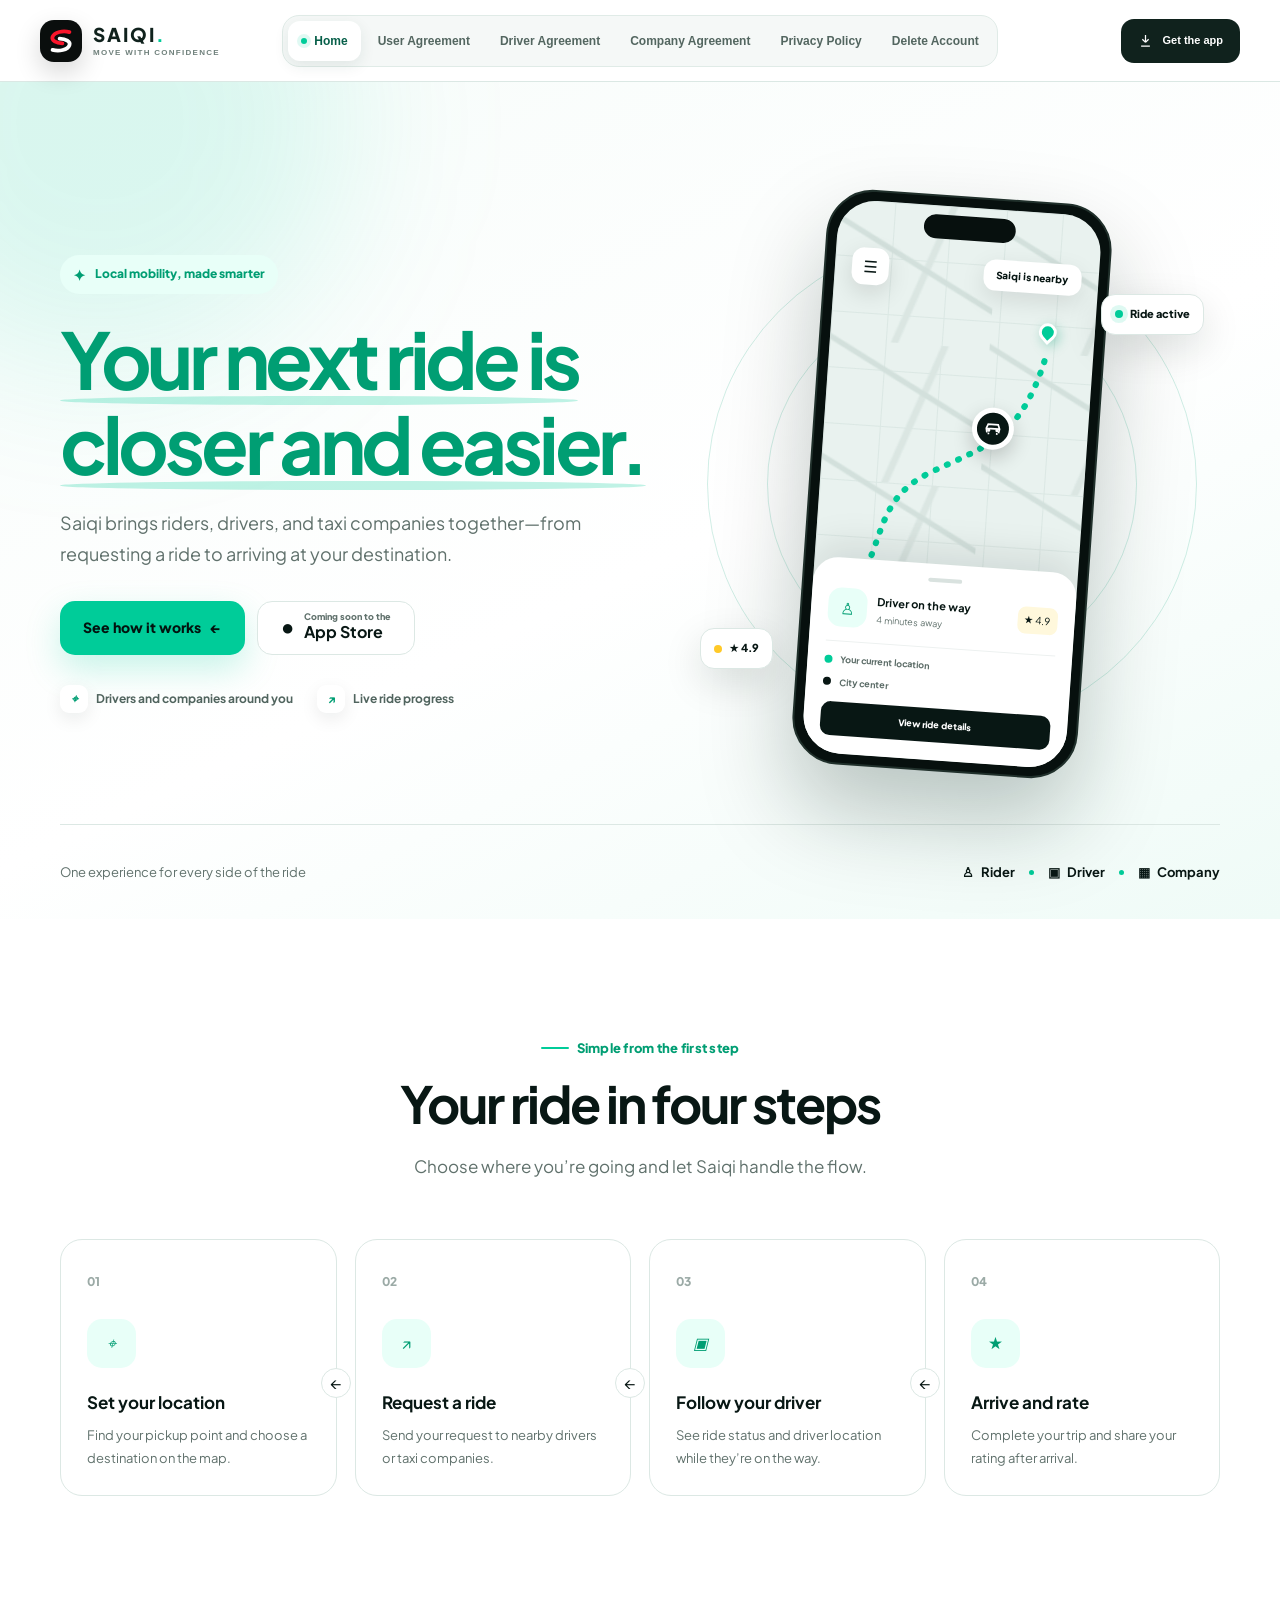
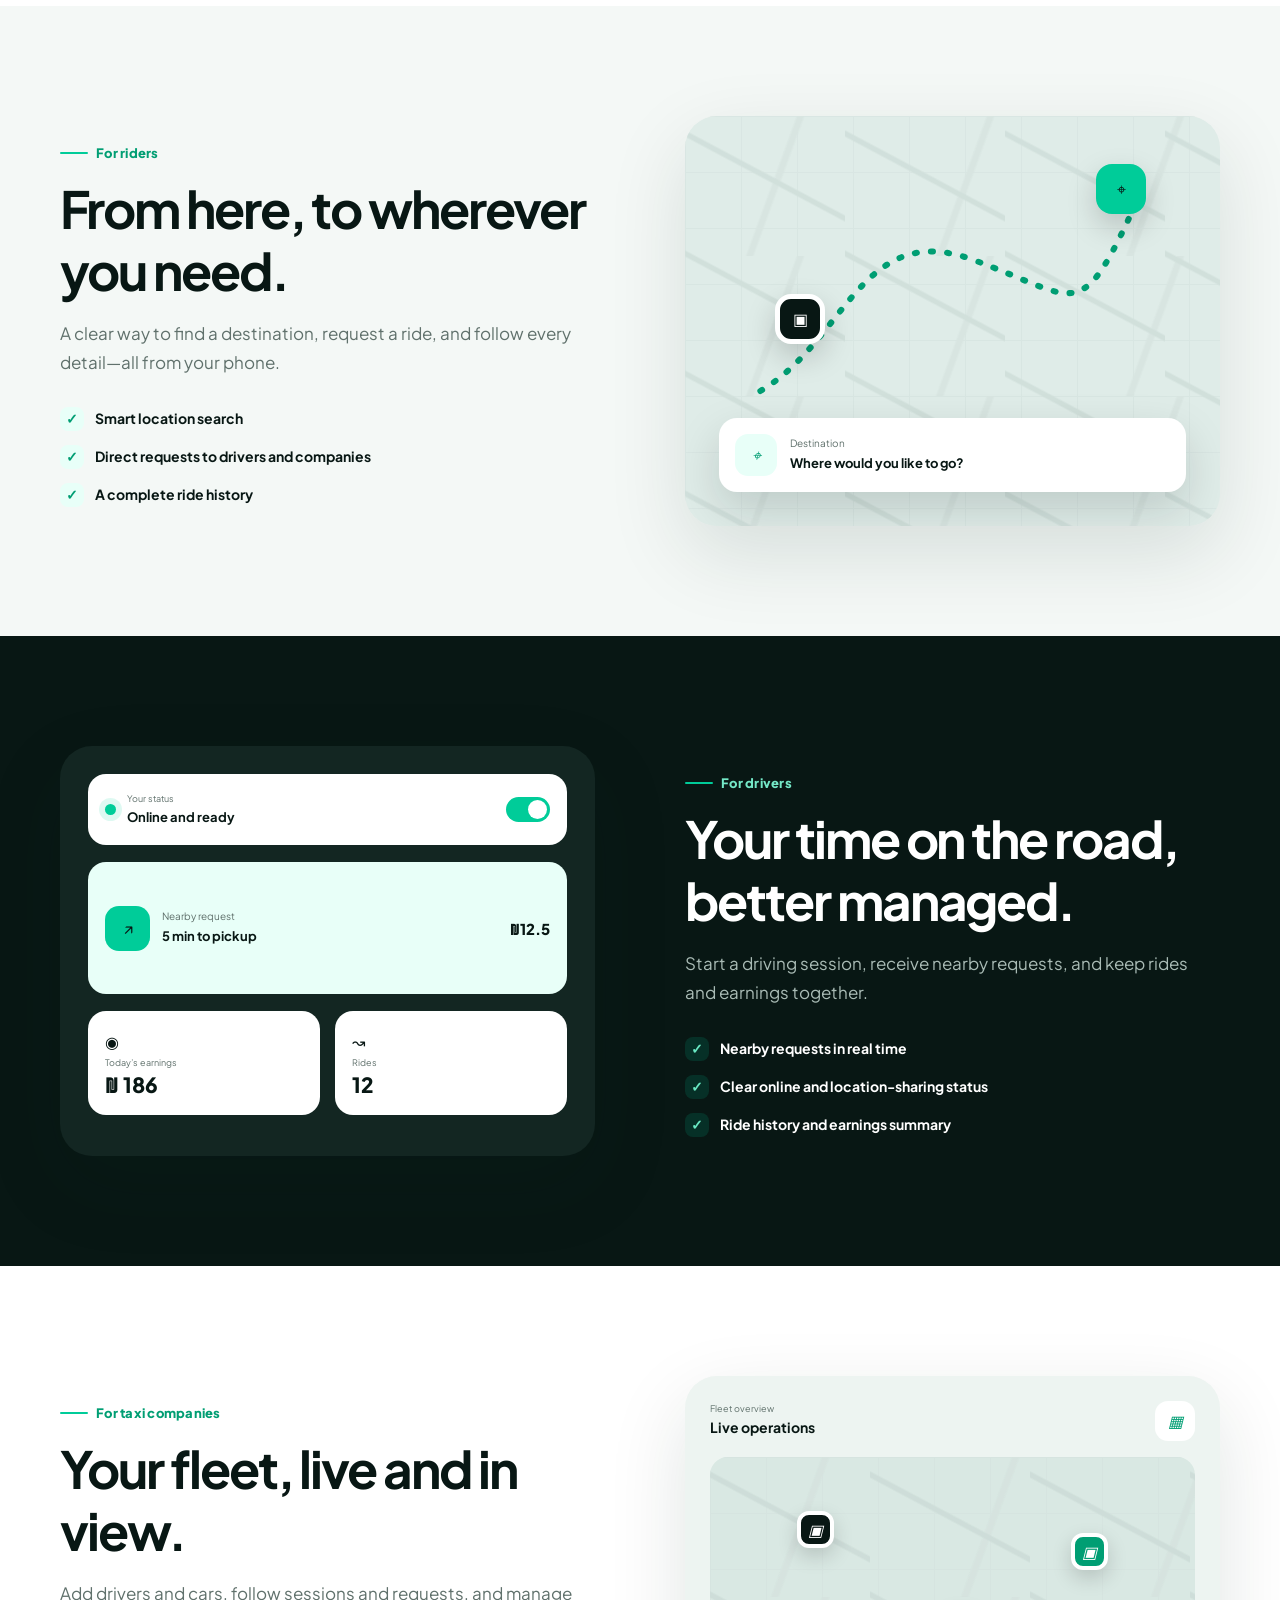
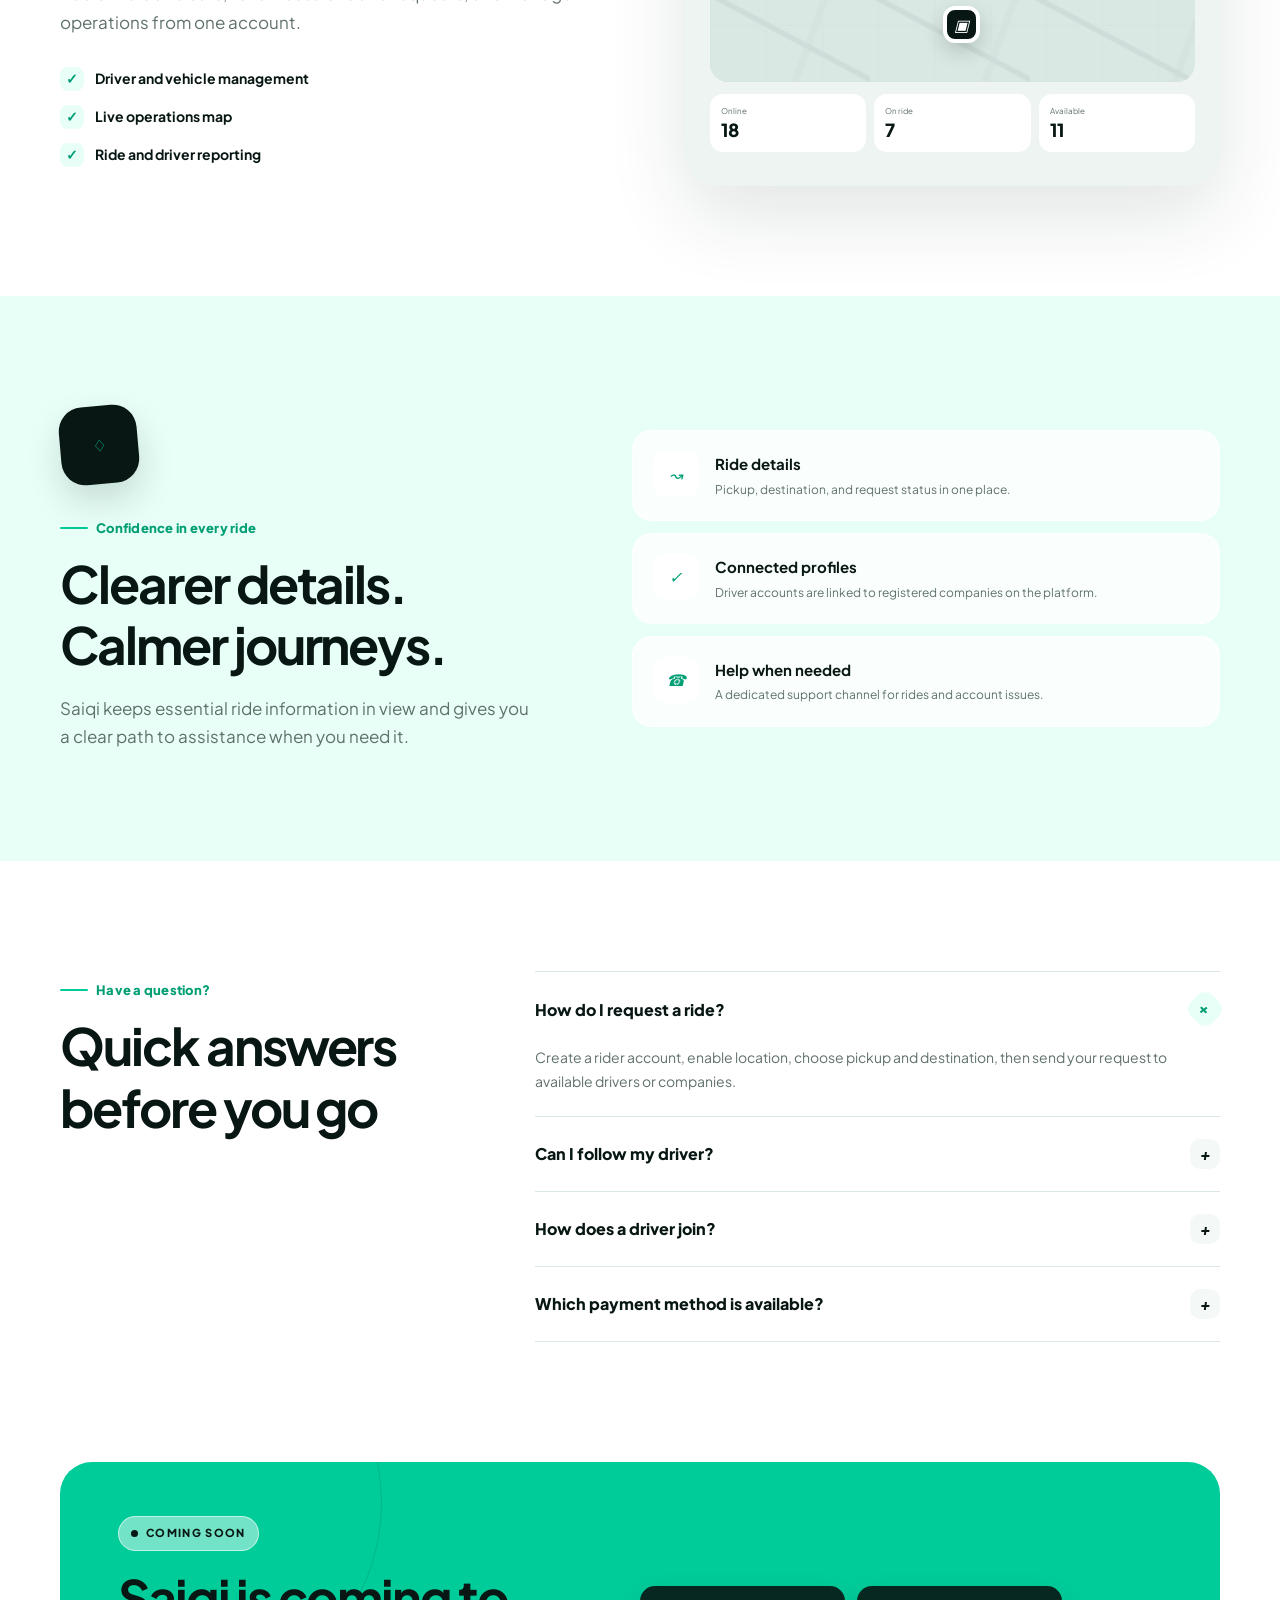
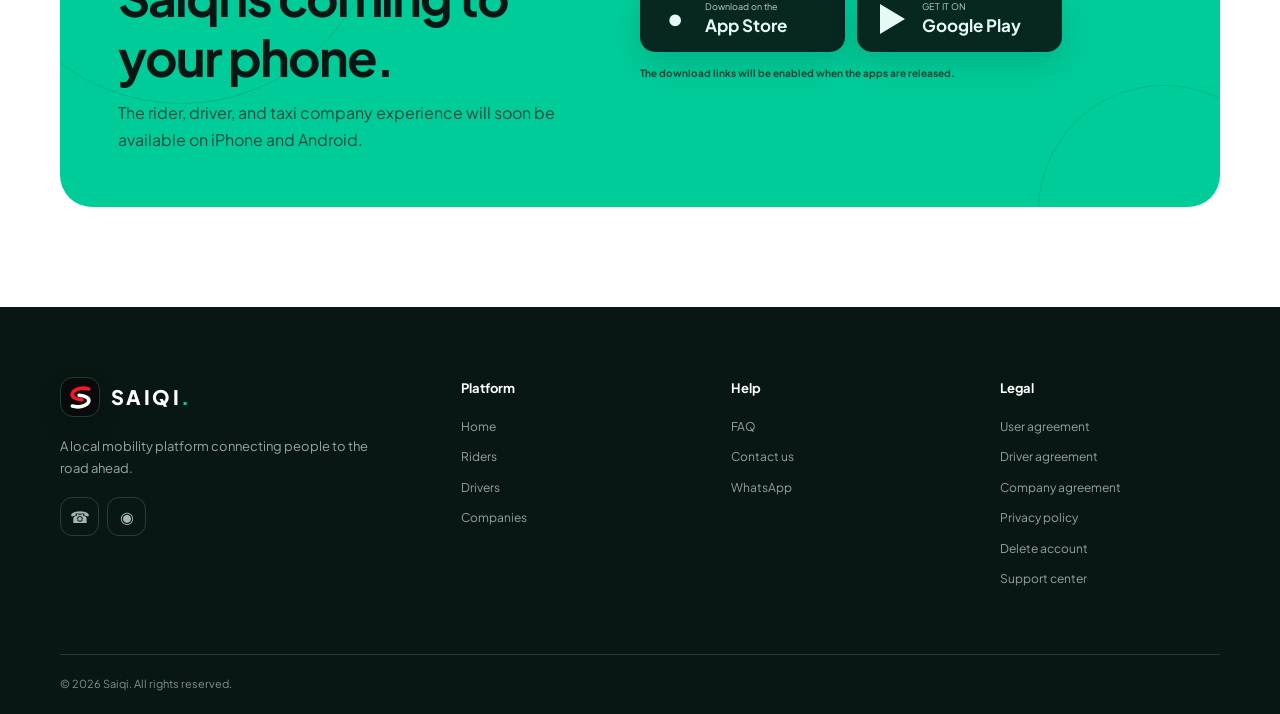
<file: index.html>
<!doctype html>
<html lang="en" dir="ltr">
<head>
  <meta charset="utf-8">
  <meta name="viewport" content="width=device-width, initial-scale=1">
  <meta name="theme-color" content="#071512">
  <meta name="description" content="Saiqi — a local mobility platform bringing riders, drivers, and taxi companies together.">
  <link rel="icon" type="image/png" href="icon/Sicon.png" />
  <link rel="apple-touch-icon" href="icon/Sicon.png" />
  <title>Saiqi | Your ride is closer</title>
  <style>
    @import url('https://fonts.googleapis.com/css2?family=Noto+Kufi+Arabic:wght@400;500;600;700;800&family=Plus+Jakarta+Sans:wght@400;500;600;700;800&display=swap');

    :root{--green:#00cc99;--green-dark:#009e73;--mint:#e8fff8;--ink:#081714;--muted:#60716c;--line:#dce8e4;--paper:#fff;--soft:#f4f8f6;--red:#fa152b;--radius:26px;--shadow:0 28px 80px rgba(2,44,33,.12)}
    *{box-sizing:border-box}html{scroll-behavior:smooth;scroll-padding-top:90px}body{margin:0;background:var(--paper);color:var(--ink);font-family:"Noto Kufi Arabic","Plus Jakarta Sans",sans-serif;line-height:1.7;-webkit-font-smoothing:antialiased}html[dir="ltr"] body{font-family:"Plus Jakarta Sans","Noto Kufi Arabic",sans-serif}a{color:inherit;text-decoration:none}button{font:inherit}svg{display:block}.container{width:min(1160px,calc(100% - 40px));margin-inline:auto}.section{padding:110px 0}.tag{display:inline-flex;align-items:center;gap:8px;color:var(--green-dark);font-size:13px;font-weight:800;letter-spacing:.02em}.tag:before{content:"";width:28px;height:2px;background:var(--green);border-radius:9px}.section-title h2{font-size:clamp(32px,4vw,54px);line-height:1.2;letter-spacing:-.04em;margin:14px 0 18px;max-width:620px}.section-title p{max-width:580px;color:var(--muted);font-size:17px;margin:0}.section-title.center{text-align:center;margin:0 auto 58px}.section-title.center h2,.section-title.center p{margin-inline:auto}

    .header{height:78px;position:fixed;inset:0 0 auto;z-index:50;background:rgba(255,255,255,.88);border-bottom:1px solid rgba(220,232,228,.8);backdrop-filter:blur(18px)}.nav-wrap{height:100%;display:flex;align-items:center;justify-content:space-between;gap:28px}.brand{display:flex;align-items:center;gap:11px;direction:ltr}.brand-mark{width:40px;height:40px;background:#080b0a;border-radius:13px;display:grid;place-items:center;box-shadow:0 9px 24px rgba(0,0,0,.14)}.brand-mark svg{width:29px;height:29px}.brand-name{font-family:"Plus Jakarta Sans",sans-serif;font-weight:800;font-size:20px;letter-spacing:.12em}.brand-name i{font-style:normal;color:var(--green)}.nav{display:flex;align-items:center;gap:30px}.nav a{font-size:14px;font-weight:600;position:relative}.nav a:after{content:"";position:absolute;inset:auto 50% -10px;width:0;height:2px;background:var(--green);transition:.25s}.nav a:hover:after{width:100%;inset-inline-start:0}.nav-actions{display:flex;align-items:center;gap:10px}.lang{height:42px;border:0;background:var(--soft);border-radius:13px;padding:0 14px;cursor:pointer;font-weight:800;color:var(--ink)}.nav-cta{height:44px;padding:0 20px;display:flex;align-items:center;gap:8px;background:var(--ink);color:white;border-radius:13px;font-size:13px;font-weight:700}.nav-cta:hover{background:var(--green-dark)}.menu{display:none;border:0;background:var(--soft);width:42px;height:42px;border-radius:12px;cursor:pointer}

    .hero{padding:150px 0 0;background:linear-gradient(155deg,#f7fcfa 0%,#fff 55%,#effbf7 100%);overflow:hidden;position:relative}.hero:before{content:"";position:absolute;width:500px;height:500px;border-radius:50%;background:rgba(0,204,153,.12);filter:blur(80px);inset:-210px auto auto -150px}.hero-grid{display:grid;grid-template-columns:1.02fr .98fr;align-items:center;min-height:660px;gap:48px;position:relative}.eyebrow{display:inline-flex;align-items:center;gap:9px;background:var(--mint);color:var(--green-dark);padding:7px 13px;border-radius:99px;font-size:12px;font-weight:800}.eyebrow b{font-size:15px}.hero h1{font-size:clamp(48px,6.1vw,82px);line-height:1.08;letter-spacing:-.055em;margin:22px 0 23px;max-width:720px}.hero h1 span{color:var(--green-dark);position:relative;white-space:nowrap}.hero h1 span:after{content:"";position:absolute;height:9px;border-radius:50%;background:var(--green);opacity:.25;inset:auto 0 2px}.hero-copy>p{font-size:18px;color:var(--muted);max-width:620px;margin:0 0 32px}.hero-actions{display:flex;gap:12px;flex-wrap:wrap}.button{min-height:54px;padding:0 23px;border-radius:15px;display:inline-flex;align-items:center;justify-content:center;gap:10px;font-weight:800;font-size:14px;transition:.25s}.button-primary{background:var(--green);color:#03130f;box-shadow:0 14px 35px rgba(0,204,153,.22)}.button-primary:hover{transform:translateY(-2px);background:#08dda7}.store{border:1px solid var(--line);background:#fff}.store small{display:block;color:var(--muted);font-size:9px;line-height:1}.store strong{font:700 16px/1.4 "Plus Jakarta Sans",sans-serif}.apple{font:800 22px/1 Arial}.hero-proof{display:flex;align-items:center;gap:24px;margin-top:30px;color:#50645e;font-size:12px;font-weight:700}.hero-proof span{display:flex;align-items:center;gap:8px}.proof-icon{width:28px;height:28px;border-radius:9px;background:#fff;display:grid;place-items:center;box-shadow:0 6px 18px rgba(8,23,20,.08);color:var(--green-dark)}

    .phone-stage{height:620px;position:relative;display:grid;place-items:center;direction:ltr}.orbit{position:absolute;border:1px solid rgba(0,158,115,.18);border-radius:50%}.orbit.one{width:490px;height:490px}.orbit.two{width:370px;height:370px}.phone{width:286px;height:576px;padding:9px;background:#07100e;border:2px solid #20302b;border-radius:47px;box-shadow:0 45px 90px rgba(5,31,24,.25);transform:rotate(4deg);position:relative;z-index:2}.phone-screen{height:100%;border-radius:38px;overflow:hidden;background:#e9f2ef;position:relative}.island{position:absolute;z-index:8;width:92px;height:24px;border-radius:20px;background:#07100e;top:9px;left:50%;transform:translateX(-50%)}.map-grid{position:absolute;inset:0;opacity:.7;background-image:linear-gradient(28deg,transparent 48%,#c9d9d4 49%,#c9d9d4 51%,transparent 52%),linear-gradient(110deg,transparent 46%,#d4e1dd 47%,#d4e1dd 49%,transparent 50%),linear-gradient(#d5e3df 1px,transparent 1px),linear-gradient(90deg,#d5e3df 1px,transparent 1px);background-size:160px 120px,190px 140px,56px 56px,56px 56px}.route-svg{position:absolute;inset:52px 0 100px;width:100%;height:75%}.map-head{position:absolute;inset:47px 17px auto;display:flex;align-items:center;justify-content:space-between}.round{width:37px;height:37px;background:white;border-radius:12px;display:grid;place-items:center;box-shadow:0 8px 24px rgba(0,0,0,.12)}.round svg{width:18px}.map-title{background:white;padding:7px 13px;border-radius:12px;box-shadow:0 8px 24px rgba(0,0,0,.1);font-size:10px;font-weight:800}.car-dot{position:absolute;left:148px;top:198px;width:42px;height:42px;border-radius:50%;background:var(--ink);border:5px solid white;color:white;display:grid;place-items:center;box-shadow:0 8px 20px rgba(0,0,0,.2)}.car-dot svg{width:20px}.map-pin{position:absolute;right:38px;top:110px;width:18px;height:18px;border-radius:50% 50% 50% 0;transform:rotate(-45deg);background:var(--green);border:3px solid white;box-shadow:0 4px 12px rgba(0,158,115,.35)}.ride-sheet{position:absolute;inset:auto 0 0;background:white;border-radius:25px 25px 32px 32px;padding:14px 17px 18px;box-shadow:0 -14px 36px rgba(8,23,20,.1)}.handle{display:block;width:34px;height:4px;border-radius:4px;background:#d9e2df;margin:0 auto 12px}.driver-row{display:flex;align-items:center;gap:10px}.avatar{width:39px;height:39px;border-radius:13px;background:var(--mint);color:var(--green-dark);display:grid;place-items:center}.driver-row div:nth-child(2){flex:1}.driver-row strong,.driver-row small{display:block}.driver-row strong{font-size:11px}.driver-row small{color:var(--muted);font-size:9px}.rating{font-size:10px;background:#fff8dc;padding:5px 7px;border-radius:8px}.trip{margin:14px 0 12px;border-top:1px solid #edf1f0;padding-top:10px;display:grid;gap:7px}.trip span{font-size:9px;color:#596a65;display:flex;align-items:center;gap:8px}.trip i{width:8px;height:8px;border-radius:50%;background:var(--green)}.trip span:last-child i{background:var(--ink)}.sheet-button{height:34px;border-radius:10px;background:var(--ink);color:white;display:grid;place-items:center;font-size:9px;font-weight:800}.float-pill{position:absolute;z-index:4;background:white;border:1px solid var(--line);box-shadow:0 14px 38px rgba(7,33,25,.13);border-radius:14px;padding:10px 13px;font-size:11px;font-weight:800;display:flex;align-items:center;gap:7px}.float-pill:before{content:"";width:8px;height:8px;border-radius:50%;background:var(--green);box-shadow:0 0 0 5px rgba(0,204,153,.13)}.float-one{right:5px;top:120px}.float-two{left:6px;bottom:125px}.float-two:before{background:#ffc928;box-shadow:none}

    .audience-strip{position:relative;border-top:1px solid var(--line);margin-top:10px;min-height:95px;display:flex;align-items:center;justify-content:space-between;gap:24px;color:var(--muted);font-size:13px}.audience-strip>div{display:flex;align-items:center;gap:14px}.audience-strip b{display:flex;align-items:center;gap:7px;color:var(--ink);font-size:13px}.audience-strip i{width:5px;height:5px;border-radius:50%;background:var(--green)}.audience-strip svg{width:18px;color:var(--green-dark)}

    .how{background:white}.steps{display:grid;grid-template-columns:repeat(4,1fr);gap:18px}.step{border:1px solid var(--line);border-radius:22px;padding:26px;position:relative;transition:.25s}.step:hover{transform:translateY(-6px);box-shadow:var(--shadow);border-color:transparent}.step-number{font:800 12px/1 "Plus Jakarta Sans",sans-serif;color:#9baaa6}.step-icon{width:49px;height:49px;background:var(--mint);border-radius:15px;display:grid;place-items:center;margin:25px 0 20px;color:var(--green-dark)}.step-icon svg{width:23px}.step h3{font-size:17px;margin:0 0 8px}.step p{font-size:13px;color:var(--muted);margin:0}.step-arrow{position:absolute;inset:50% auto auto -15px;width:30px;height:30px;border-radius:50%;background:white;border:1px solid var(--line);display:grid;place-items:center;z-index:2}.step-arrow svg{width:13px}html[dir="ltr"] .step-arrow{inset-inline:auto -15px}

    .role-section{background:var(--soft)}.split{display:grid;grid-template-columns:1fr 1fr;gap:90px;align-items:center}.check-list{list-style:none;padding:0;margin:30px 0 0;display:grid;gap:14px}.check-list li{display:flex;align-items:center;gap:11px;font-size:14px;font-weight:700}.check-list i{width:24px;height:24px;border-radius:8px;background:var(--mint);color:var(--green-dark);display:grid;place-items:center;font-style:normal}.visual{min-height:410px;border-radius:32px;position:relative;overflow:hidden;box-shadow:var(--shadow)}.rider-visual{background:#dfece8}.rider-visual .map-grid{opacity:.6}.search-card{position:absolute;inset:auto 34px 34px;background:white;border-radius:18px;padding:16px;display:flex;align-items:center;gap:13px;box-shadow:0 18px 45px rgba(8,23,20,.15)}.search-card .pin-icon{width:42px;height:42px;border-radius:13px;background:var(--mint);display:grid;place-items:center;color:var(--green-dark)}.search-card small,.search-card strong{display:block}.search-card small{color:var(--muted);font-size:10px}.search-card strong{font-size:13px}.big-route{position:absolute;width:85%;height:80%;inset:15px 7.5%}.big-route path{fill:none;stroke:var(--green-dark);stroke-width:6;stroke-linecap:round;stroke-dasharray:2 14}.big-pin,.big-car{position:absolute;width:50px;height:50px;border-radius:16px;display:grid;place-items:center;box-shadow:0 12px 30px rgba(0,0,0,.18)}.big-pin{background:var(--green);top:48px;right:74px;color:var(--ink)}.big-car{background:var(--ink);color:white;left:90px;top:178px;border:5px solid white}

    .driver-section{background:var(--ink);color:white}.driver-section .split{direction:ltr}.driver-section .role-copy{direction:ltr}.driver-section .section-title p{color:#a9bbb5}.driver-section .tag{color:#74e8c7}.driver-section .check-list i{background:rgba(0,204,153,.14);color:#69e8c3}.driver-visual{background:#132622;padding:28px;display:flex;flex-direction:column;gap:17px;direction:ltr}.status-card,.request-card,.metric{background:#fff;color:var(--ink);border-radius:18px;padding:17px}.status-card{display:flex;align-items:center;gap:11px}.live-dot{width:11px;height:11px;border-radius:50%;background:var(--green);box-shadow:0 0 0 6px rgba(0,204,153,.13)}.status-card div{flex:1}.status-card small,.status-card strong{display:block}.status-card small{font-size:9px;color:var(--muted)}.status-card strong{font-size:13px}.toggle{width:44px;height:25px;border-radius:20px;background:var(--green);padding:3px}.toggle i{display:block;width:19px;height:19px;border-radius:50%;background:white;margin-left:auto}.request-card{min-height:132px;background:var(--mint);display:grid;grid-template-columns:auto 1fr auto;align-items:center;gap:12px}.request-card .nav-icon{width:45px;height:45px;border-radius:14px;background:var(--green);display:grid;place-items:center}.request-card small,.request-card strong{display:block}.request-card small{font-size:10px;color:var(--muted)}.request-card strong{font-size:13px}.request-card>b{font:800 15px "Plus Jakarta Sans",sans-serif}.metrics{display:grid;grid-template-columns:1fr 1fr;gap:15px}.metric small,.metric strong{display:block}.metric small{font-size:9px;color:var(--muted)}.metric strong{font:800 21px "Plus Jakarta Sans",sans-serif}.metric svg{width:20px;color:var(--green-dark);margin-bottom:12px}

    .company-section{background:white}.company-visual{background:#edf4f1;padding:25px;direction:ltr}.company-head{display:flex;align-items:center;justify-content:space-between;margin-bottom:16px}.company-head small,.company-head strong{display:block}.company-head small{font-size:9px;color:var(--muted)}.company-head strong{font-size:14px}.company-head i{width:40px;height:40px;background:white;border-radius:13px;display:grid;place-items:center;color:var(--green-dark)}.fleet-map{height:225px;border-radius:18px;overflow:hidden;position:relative;background:#d9e8e3}.fleet-car{position:absolute;width:37px;height:37px;border-radius:12px;background:var(--ink);border:4px solid white;color:white;display:grid;place-items:center;box-shadow:0 8px 20px rgba(0,0,0,.16)}.fleet-car svg{width:16px}.fleet-car.a{left:18%;top:24%}.fleet-car.b{right:18%;top:34%;background:var(--green-dark)}.fleet-car.c{left:48%;bottom:17%}.fleet-stats{display:grid;grid-template-columns:repeat(3,1fr);gap:8px;margin-top:12px}.fleet-stats div{background:white;border-radius:13px;padding:11px}.fleet-stats small,.fleet-stats strong{display:block}.fleet-stats small{font-size:8px;color:var(--muted)}.fleet-stats strong{font:800 18px "Plus Jakarta Sans",sans-serif}

    .safety{background:var(--mint)}.safety-grid{display:grid;grid-template-columns:.9fr 1.1fr;gap:90px;align-items:center}.shield-art{width:78px;height:78px;border-radius:24px;background:var(--ink);color:var(--green);display:grid;place-items:center;margin-bottom:25px;transform:rotate(-5deg);box-shadow:0 16px 35px rgba(8,23,20,.15)}.shield-art svg{width:38px;height:38px}.safety-cards{display:grid;gap:12px}.safety-card{display:flex;gap:16px;background:rgba(255,255,255,.78);border:1px solid rgba(255,255,255,.95);border-radius:20px;padding:20px}.safety-card>i{width:46px;height:46px;min-width:46px;border-radius:14px;background:white;color:var(--green-dark);display:grid;place-items:center}.safety-card svg{width:22px}.safety-card h3{font-size:15px;margin:0 0 3px}.safety-card p{font-size:12px;color:var(--muted);margin:0}

    .faq-grid{display:grid;grid-template-columns:.72fr 1.28fr;gap:90px}.faq-list{border-top:1px solid var(--line)}.faq-item{border-bottom:1px solid var(--line)}.faq-question{width:100%;border:0;background:none;color:var(--ink);padding:22px 0;display:flex;align-items:center;justify-content:space-between;text-align:start;cursor:pointer;font-weight:800}.faq-question i{width:30px;height:30px;border-radius:10px;background:var(--soft);display:grid;place-items:center;transition:.25s}.faq-question svg{width:15px}.faq-item.open .faq-question i{transform:rotate(45deg);background:var(--mint);color:var(--green-dark)}.faq-answer{display:grid;grid-template-rows:0fr;transition:grid-template-rows .3s}.faq-answer>div{overflow:hidden}.faq-answer p{color:var(--muted);font-size:14px;margin:0;padding:0 0 22px;max-width:650px}.faq-item.open .faq-answer{grid-template-rows:1fr}

    .download{padding:10px 0 100px}.download-card{background:var(--green);border-radius:32px;min-height:320px;padding:54px 58px;display:flex;align-items:center;justify-content:space-between;gap:45px;position:relative;overflow:hidden}.download-card:before,.download-card:after{content:"";position:absolute;border:1px solid rgba(0,40,30,.13);border-radius:50%}.download-card:before{width:400px;height:400px;inset:-160px auto auto -80px}.download-card:after{width:250px;height:250px;inset:auto -70px -130px auto}.download-copy{position:relative;z-index:1;max-width:620px}.coming-soon{display:inline-flex;align-items:center;gap:8px;background:rgba(255,255,255,.45);border:1px solid rgba(255,255,255,.55);padding:7px 12px;border-radius:99px;font-size:11px;font-weight:800;text-transform:uppercase;letter-spacing:.12em}.coming-soon:before{content:"";width:7px;height:7px;border-radius:50%;background:var(--ink)}.download-card h2{font-size:clamp(32px,4vw,50px);line-height:1.2;letter-spacing:-.04em;margin:16px 0 12px}.download-card p{margin:0;color:#16493c}.download-actions{display:flex;gap:12px;position:relative;z-index:1;flex-wrap:wrap}.store-badge{min-width:205px;height:66px;padding:0 18px;border-radius:15px;background:var(--ink);color:white;display:flex;align-items:center;gap:13px;opacity:.9;cursor:not-allowed;user-select:none;box-shadow:0 14px 34px rgba(0,40,30,.16)}.store-badge-icon{width:34px;height:34px;display:grid;place-items:center;font:800 27px/1 Arial}.play-icon{width:0;height:0;border-top:15px solid transparent;border-bottom:15px solid transparent;border-left:25px solid white;filter:drop-shadow(0 0 1px rgba(0,0,0,.2))}.store-badge small,.store-badge strong{display:block;font-family:"Plus Jakarta Sans",sans-serif}.store-badge small{font-size:9px;line-height:1.2;color:#c9d3d0}.store-badge strong{font-size:17px;line-height:1.45}.store-note{width:100%;font-size:10px;color:#16493c;font-weight:700;margin-top:1px}

    .footer{background:var(--ink);color:white;padding:70px 0 20px}.footer-grid{display:grid;grid-template-columns:1.6fr repeat(3,1fr);gap:50px;padding-bottom:55px}.footer .brand-mark{border:1px solid #263a34}.footer-brand p{color:#93a8a2;font-size:13px;max-width:310px;margin:18px 0}.contact-links{display:flex;gap:8px}.contact-links a{width:39px;height:39px;border:1px solid #2b3c37;border-radius:12px;display:grid;place-items:center;color:#a4b7b1}.contact-links svg{width:17px}.footer-col h3{font-size:13px;margin:0 0 18px}.footer-col a{display:block;color:#91a49e;font-size:12px;margin:10px 0}.footer-col a:hover{color:var(--green)}.footer-bottom{border-top:1px solid #263a34;padding-top:20px;display:flex;align-items:center;justify-content:space-between;color:#7e938c;font-size:11px}.footer-bottom button{border:0;background:none;color:#9fb2ac;cursor:pointer;font-weight:700}

    @media(max-width:900px){.nav{display:none;position:absolute;inset:78px 20px auto;background:white;border:1px solid var(--line);border-radius:18px;padding:18px;box-shadow:var(--shadow);flex-direction:column;align-items:stretch}.nav.open{display:flex}.nav a{padding:8px}.nav-cta{display:none}.menu{display:grid;place-items:center}.hero{padding-top:125px}.hero-grid{grid-template-columns:1fr;min-height:auto;text-align:center}.hero-copy>p{margin-inline:auto}.hero-actions,.hero-proof{justify-content:center}.phone-stage{height:610px}.audience-strip{flex-direction:column;justify-content:center;text-align:center;padding:22px 0}.steps{grid-template-columns:repeat(2,1fr)}.step-arrow{display:none}.split,.safety-grid,.faq-grid{grid-template-columns:1fr;gap:50px}.driver-section .split{direction:ltr}.role-copy{order:1}.visual{order:2}.faq-grid{gap:35px}.download-card{flex-direction:column;align-items:flex-start}.footer-grid{grid-template-columns:1.4fr repeat(3,1fr)}}
    @media(max-width:620px){.container{width:min(100% - 28px,1160px)}.section{padding:78px 0}.header{height:70px}.nav{inset-block-start:70px}.brand-mark{width:36px;height:36px}.brand-name{font-size:17px}.hero{padding-top:105px}.hero-grid{gap:25px}.hero h1{font-size:45px}.hero-copy>p{font-size:15px}.hero-proof{flex-direction:column;gap:10px}.phone-stage{height:510px;transform:scale(.84);margin:-42px 0}.orbit.one{width:430px;height:430px}.float-one{right:-35px}.float-two{left:-35px}.audience-strip>div{flex-wrap:wrap;justify-content:center}.steps{grid-template-columns:1fr}.section-title h2{font-size:34px}.split{gap:38px}.visual{min-height:350px}.driver-visual{padding:19px}.request-card{grid-template-columns:auto 1fr}.request-card>b{grid-column:2}.safety-grid{gap:36px}.download{padding-bottom:70px}.download-card{padding:38px 28px;border-radius:24px}.download-actions{width:100%}.store-badge{width:100%;min-width:0}.footer-grid{grid-template-columns:1fr 1fr;gap:35px}.footer-brand{grid-column:1/-1}.footer-bottom{gap:20px;align-items:flex-start}.nav-cta{display:none}}
    @media(prefers-reduced-motion:reduce){html{scroll-behavior:auto}*{transition:none!important}}
  </style>
  <link rel="stylesheet" href="site-header.css">
</head>
<body data-page="home">
<header class="saiqi-site-header">
  <div class="saiqi-header-inner">
    <a class="saiqi-logo" href="index.html" aria-label="Saiqi home">
      <span class="saiqi-logo-mark"><svg viewBox="0 0 64 64" aria-hidden="true"><path d="M50 13C36 9 18 13 14 23c-3 8 8 13 21 14" fill="none" stroke="#fa152b" stroke-width="8" stroke-linecap="round"/><path d="M14 51c14 4 32 0 36-10 3-8-8-13-21-14" fill="none" stroke="#fff" stroke-width="8" stroke-linecap="round"/></svg></span>
      <span class="saiqi-logo-copy"><span class="saiqi-logo-name">SAIQI<i>.</i></span><small>Move with confidence</small></span>
    </a>
    <nav class="saiqi-nav" id="saiqiNavigation" aria-label="Primary navigation">
      <a class="saiqi-nav-link" href="index.html" data-nav-page="home">Home</a>
      <a class="saiqi-nav-link" href="user-agreement.html" data-nav-page="user">User Agreement</a>
      <a class="saiqi-nav-link" href="driver-agreement.html" data-nav-page="driver">Driver Agreement</a>
      <a class="saiqi-nav-link" href="company-agreement.html" data-nav-page="company">Company Agreement</a>
      <a class="saiqi-nav-link" href="privacy.html" data-nav-page="privacy">Privacy Policy</a>
      <a class="saiqi-nav-link" href="delete-account.html" data-nav-page="delete-account">Delete Account</a>
    </nav>
    <div class="saiqi-header-actions">
      <a class="saiqi-download" href="index.html#download"><svg viewBox="0 0 24 24" fill="none" stroke="currentColor" stroke-width="2" aria-hidden="true"><path d="M12 3v12m0 0 5-5m-5 5-5-5M5 21h14"/></svg>Get the app</a>
      <button class="saiqi-menu-button" type="button" aria-expanded="false" aria-controls="saiqiNavigation" aria-label="Toggle navigation"><svg class="open" viewBox="0 0 24 24" fill="none" stroke="currentColor" stroke-width="2"><path d="M4 7h16M4 12h16M4 17h16"/></svg><svg class="close" viewBox="0 0 24 24" fill="none" stroke="currentColor" stroke-width="2"><path d="m6 6 12 12M18 6 6 18"/></svg></button>
    </div>
  </div>
</header>

  <main id="top">
    <section class="hero">
      <div class="container hero-grid">
        <div class="hero-copy">
          <span class="eyebrow"><b>✦</b><span data-ar="تنقّل محلي، بطريقة أذكى" data-en="Local mobility, made smarter">تنقّل محلي، بطريقة أذكى</span></span>
          <h1><span data-ar="مشوارك صار" data-en="Your next ride is">مشوارك صار</span><br><span data-ar="أقرب وأسهل." data-en="closer and easier.">أقرب وأسهل.</span></h1>
          <p data-ar="سائقي يجمع الركاب والسائقين وشركات التاكسي في مكان واحد—من طلب الرحلة حتى الوصول." data-en="Saiqi brings riders, drivers, and taxi companies together—from requesting a ride to arriving at your destination.">سائقي يجمع الركاب والسائقين وشركات التاكسي في مكان واحد—من طلب الرحلة حتى الوصول.</p>
          <div class="hero-actions">
            <a class="button button-primary" href="#how"><span data-ar="اكتشف كيف تعمل" data-en="See how it works">اكتشف كيف تعمل</span><span>←</span></a>
            <a class="button store" href="#download"><span class="apple">●</span><span><small data-ar="قريباً على" data-en="Coming soon to the">قريباً على</small><strong>App Store</strong></span></a>
          </div>
          <div class="hero-proof">
            <span><i class="proof-icon">⌖</i><span data-ar="سائقون وشركات في منطقتك" data-en="Drivers and companies around you">سائقون وشركات في منطقتك</span></span>
            <span><i class="proof-icon">↗</i><span data-ar="متابعة مباشرة للرحلة" data-en="Live ride progress">متابعة مباشرة للرحلة</span></span>
          </div>
        </div>
        <div class="phone-stage" aria-hidden="true">
          <div class="orbit one"></div><div class="orbit two"></div>
          <div class="float-pill float-one" data-ar="رحلة نشطة" data-en="Ride active">رحلة نشطة</div>
          <div class="float-pill float-two">★ 4.9</div>
          <div class="phone"><div class="phone-screen"><div class="island"></div><div class="map-grid"></div>
            <svg class="route-svg" viewBox="0 0 300 430" fill="none"><path d="M48 360C78 310 64 260 120 226s103-41 126-142" stroke="#00cc99" stroke-width="7" stroke-linecap="round" stroke-dasharray="1 13"/></svg>
            <div class="map-head"><span class="round">☰</span><span class="map-title" data-ar="سائقي أقرب إليك" data-en="Saiqi is nearby">سائقي أقرب إليك</span></div><div class="map-pin"></div>
            <div class="car-dot"><svg viewBox="0 0 24 24" fill="none" stroke="currentColor" stroke-width="2"><path d="m5 17-1-5 2-5h12l2 5-1 5M5 12h14M7 17v2M17 17v2"/><circle cx="7" cy="14" r="1"/><circle cx="17" cy="14" r="1"/></svg></div>
            <div class="ride-sheet"><span class="handle"></span><div class="driver-row"><span class="avatar">♙</span><div><strong data-ar="السائق في الطريق" data-en="Driver on the way">السائق في الطريق</strong><small data-ar="يبعد ٤ دقائق" data-en="4 minutes away">يبعد ٤ دقائق</small></div><span class="rating">★ 4.9</span></div><div class="trip"><span><i></i><b data-ar="موقعك الحالي" data-en="Your current location">موقعك الحالي</b></span><span><i></i><b data-ar="وسط المدينة" data-en="City center">وسط المدينة</b></span></div><div class="sheet-button" data-ar="عرض تفاصيل الرحلة" data-en="View ride details">عرض تفاصيل الرحلة</div></div>
          </div></div>
        </div>
      </div>
      <div class="container audience-strip"><span data-ar="تجربة واحدة، لكل أطراف الرحلة" data-en="One experience for every side of the ride">تجربة واحدة، لكل أطراف الرحلة</span><div><b>♙ <span data-ar="راكب" data-en="Rider">راكب</span></b><i></i><b>▣ <span data-ar="سائق" data-en="Driver">سائق</span></b><i></i><b>▦ <span data-ar="شركة" data-en="Company">شركة</span></b></div></div>
    </section>

    <section class="section how" id="how"><div class="container">
      <div class="section-title center"><span class="tag" data-ar="بسيطة من أول خطوة" data-en="Simple from the first step">بسيطة من أول خطوة</span><h2 data-ar="رحلتك في أربع خطوات" data-en="Your ride in four steps">رحلتك في أربع خطوات</h2><p data-ar="اختر وجهتك واترك الباقي على سائقي." data-en="Choose where you’re going and let Saiqi handle the flow.">اختر وجهتك واترك الباقي على سائقي.</p></div>
      <div class="steps">
        <article class="step"><span class="step-number">01</span><i class="step-icon">⌖</i><h3 data-ar="حدّد موقعك" data-en="Set your location">حدّد موقعك</h3><p data-ar="اعثر على موقع الانطلاق وحدد وجهتك على الخريطة." data-en="Find your pickup point and choose a destination on the map.">اعثر على موقع الانطلاق وحدد وجهتك على الخريطة.</p><i class="step-arrow">←</i></article>
        <article class="step"><span class="step-number">02</span><i class="step-icon">↗</i><h3 data-ar="اطلب رحلتك" data-en="Request a ride">اطلب رحلتك</h3><p data-ar="أرسل طلبك إلى السائقين أو شركات التاكسي القريبة." data-en="Send your request to nearby drivers or taxi companies.">أرسل طلبك إلى السائقين أو شركات التاكسي القريبة.</p><i class="step-arrow">←</i></article>
        <article class="step"><span class="step-number">03</span><i class="step-icon">▣</i><h3 data-ar="تابع السائق" data-en="Follow your driver">تابع السائق</h3><p data-ar="شاهد حالة الرحلة وموقع السائق أثناء الطريق." data-en="See ride status and driver location while they’re on the way.">شاهد حالة الرحلة وموقع السائق أثناء الطريق.</p><i class="step-arrow">←</i></article>
        <article class="step"><span class="step-number">04</span><i class="step-icon">★</i><h3 data-ar="وصل وقيّم" data-en="Arrive and rate">وصل وقيّم</h3><p data-ar="أكمل رحلتك وشارك تقييمك بعد الوصول." data-en="Complete your trip and share your rating after arrival.">أكمل رحلتك وشارك تقييمك بعد الوصول.</p></article>
      </div>
    </div></section>

    <section class="section role-section" id="riders"><div class="container split">
      <div class="role-copy"><div class="section-title"><span class="tag" data-ar="للركاب" data-en="For riders">للركاب</span><h2 data-ar="من هنا، إلى أي مكان تريد." data-en="From here, to wherever you need.">من هنا، إلى أي مكان تريد.</h2><p data-ar="واجهة واضحة للبحث عن وجهتك، طلب الرحلة، ومتابعة تفاصيلها—كل ذلك من هاتفك." data-en="A clear way to find a destination, request a ride, and follow every detail—all from your phone.">واجهة واضحة للبحث عن وجهتك، طلب الرحلة، ومتابعة تفاصيلها—كل ذلك من هاتفك.</p></div><ul class="check-list"><li><i>✓</i><span data-ar="بحث ذكي عن المواقع" data-en="Smart location search">بحث ذكي عن المواقع</span></li><li><i>✓</i><span data-ar="طلبات مباشرة للسائقين والشركات" data-en="Direct requests to drivers and companies">طلبات مباشرة للسائقين والشركات</span></li><li><i>✓</i><span data-ar="سجل كامل لرحلاتك" data-en="A complete ride history">سجل كامل لرحلاتك</span></li></ul></div>
      <div class="visual rider-visual" aria-hidden="true"><div class="map-grid"></div><svg class="big-route" viewBox="0 0 450 300"><path d="M35 245C120 195 135 75 245 115s105 70 169-72"/></svg><span class="big-pin">⌖</span><span class="big-car">▣</span><div class="search-card"><i class="pin-icon">⌖</i><div><small data-ar="وجهتك" data-en="Destination">وجهتك</small><strong data-ar="إلى أين تريد الذهاب؟" data-en="Where would you like to go?">إلى أين تريد الذهاب؟</strong></div></div></div>
    </div></section>

    <section class="section driver-section" id="drivers"><div class="container split">
      <div class="visual driver-visual" aria-hidden="true"><div class="status-card"><i class="live-dot"></i><div><small data-ar="حالتك الآن" data-en="Your status">حالتك الآن</small><strong data-ar="متصل ومستعد" data-en="Online and ready">متصل ومستعد</strong></div><span class="toggle"><i></i></span></div><div class="request-card"><i class="nav-icon">↗</i><div><small data-ar="طلب جديد قريب" data-en="Nearby request">طلب جديد قريب</small><strong data-ar="٥ دقائق للوصول" data-en="5 min to pickup">٥ دقائق للوصول</strong></div><b>₪12.5</b></div><div class="metrics"><div class="metric">◉<small data-ar="أرباح اليوم" data-en="Today’s earnings">أرباح اليوم</small><strong>₪ 186</strong></div><div class="metric">↝<small data-ar="الرحلات" data-en="Rides">الرحلات</small><strong>12</strong></div></div></div>
      <div class="role-copy"><div class="section-title"><span class="tag" data-ar="للسائقين" data-en="For drivers">للسائقين</span><h2 data-ar="وقتك على الطريق، بإدارة أفضل." data-en="Your time on the road, better managed.">وقتك على الطريق، بإدارة أفضل.</h2><p data-ar="ابدأ جلسة قيادة، استقبل الطلبات القريبة، وتابع رحلاتك وأرباحك في مكان واحد." data-en="Start a driving session, receive nearby requests, and keep rides and earnings together.">ابدأ جلسة قيادة، استقبل الطلبات القريبة، وتابع رحلاتك وأرباحك في مكان واحد.</p></div><ul class="check-list"><li><i>✓</i><span data-ar="طلبات لحظية قريبة" data-en="Nearby requests in real time">طلبات لحظية قريبة</span></li><li><i>✓</i><span data-ar="حالة اتصال ومشاركة موقع واضحة" data-en="Clear online and location-sharing status">حالة اتصال ومشاركة موقع واضحة</span></li><li><i>✓</i><span data-ar="سجل الرحلات وملخص الأرباح" data-en="Ride history and earnings summary">سجل الرحلات وملخص الأرباح</span></li></ul></div>
    </div></section>

    <section class="section company-section" id="companies"><div class="container split">
      <div class="role-copy"><div class="section-title"><span class="tag" data-ar="لشركات التاكسي" data-en="For taxi companies">لشركات التاكسي</span><h2 data-ar="أسطولك أمامك، لحظة بلحظة." data-en="Your fleet, live and in view.">أسطولك أمامك، لحظة بلحظة.</h2><p data-ar="أضف السائقين والسيارات، تابع الجلسات والطلبات، وأدر عمليات شركتك من حساب واحد." data-en="Add drivers and cars, follow sessions and requests, and manage operations from one account.">أضف السائقين والسيارات، تابع الجلسات والطلبات، وأدر عمليات شركتك من حساب واحد.</p></div><ul class="check-list"><li><i>✓</i><span data-ar="إدارة السائقين والسيارات" data-en="Driver and vehicle management">إدارة السائقين والسيارات</span></li><li><i>✓</i><span data-ar="خريطة تشغيل مباشرة" data-en="Live operations map">خريطة تشغيل مباشرة</span></li><li><i>✓</i><span data-ar="تقارير الرحلات والسائقين" data-en="Ride and driver reporting">تقارير الرحلات والسائقين</span></li></ul></div>
      <div class="visual company-visual" aria-hidden="true"><div class="company-head"><div><small data-ar="لوحة الأسطول" data-en="Fleet overview">لوحة الأسطول</small><strong data-ar="العمليات المباشرة" data-en="Live operations">العمليات المباشرة</strong></div><i>▦</i></div><div class="fleet-map"><div class="map-grid"></div><i class="fleet-car a">▣</i><i class="fleet-car b">▣</i><i class="fleet-car c">▣</i></div><div class="fleet-stats"><div><small data-ar="متصلون" data-en="Online">متصلون</small><strong>18</strong></div><div><small data-ar="في رحلة" data-en="On ride">في رحلة</small><strong>7</strong></div><div><small data-ar="متاحون" data-en="Available">متاحون</small><strong>11</strong></div></div></div>
    </div></section>

    <section class="section safety"><div class="container safety-grid"><div><div class="shield-art">♢</div><div class="section-title"><span class="tag" data-ar="ثقة في كل مشوار" data-en="Confidence in every ride">ثقة في كل مشوار</span><h2 data-ar="تفاصيل أوضح. رحلة أهدأ." data-en="Clearer details. Calmer journeys.">تفاصيل أوضح. رحلة أهدأ.</h2><p data-ar="صُمّمت تجربة سائقي لتبقي معلومات الرحلة الأساسية أمامك، وتمنحك قناة واضحة للمساعدة عند الحاجة." data-en="Saiqi keeps essential ride information in view and gives you a clear path to assistance when you need it.">صُمّمت تجربة سائقي لتبقي معلومات الرحلة الأساسية أمامك، وتمنحك قناة واضحة للمساعدة عند الحاجة.</p></div></div><div class="safety-cards"><article class="safety-card"><i>↝</i><div><h3 data-ar="تفاصيل الرحلة" data-en="Ride details">تفاصيل الرحلة</h3><p data-ar="موقع الانطلاق والوجهة وحالة الطلب في شاشة واحدة." data-en="Pickup, destination, and request status in one place.">موقع الانطلاق والوجهة وحالة الطلب في شاشة واحدة.</p></div></article><article class="safety-card"><i>✓</i><div><h3 data-ar="حسابات مرتبطة" data-en="Connected profiles">حسابات مرتبطة</h3><p data-ar="حسابات السائقين مرتبطة بشركات مسجّلة داخل المنصة." data-en="Driver accounts are linked to registered companies on the platform.">حسابات السائقين مرتبطة بشركات مسجّلة داخل المنصة.</p></div></article><article class="safety-card"><i>☎</i><div><h3 data-ar="دعم عند الحاجة" data-en="Help when needed">دعم عند الحاجة</h3><p data-ar="قناة دعم مخصّصة لمتابعة الرحلات والمشكلات." data-en="A dedicated support channel for rides and account issues.">قناة دعم مخصّصة لمتابعة الرحلات والمشكلات.</p></div></article></div></div></section>

    <section class="section" id="faq"><div class="container faq-grid"><div class="section-title"><span class="tag" data-ar="لديك سؤال؟" data-en="Have a question?">لديك سؤال؟</span><h2 data-ar="إجابات سريعة قبل انطلاقك" data-en="Quick answers before you go">إجابات سريعة قبل انطلاقك</h2></div><div class="faq-list">
      <article class="faq-item open"><button class="faq-question"><span data-ar="كيف أطلب رحلة؟" data-en="How do I request a ride?">كيف أطلب رحلة؟</span><i>+</i></button><div class="faq-answer"><div><p data-ar="أنشئ حساب راكب، فعّل موقعك، اختر نقطة الانطلاق والوجهة، ثم أرسل الطلب إلى السائقين أو الشركات المتاحة." data-en="Create a rider account, enable location, choose pickup and destination, then send your request to available drivers or companies.">أنشئ حساب راكب، فعّل موقعك، اختر نقطة الانطلاق والوجهة، ثم أرسل الطلب إلى السائقين أو الشركات المتاحة.</p></div></div></article>
      <article class="faq-item"><button class="faq-question"><span data-ar="هل يمكنني متابعة السائق؟" data-en="Can I follow my driver?">هل يمكنني متابعة السائق؟</span><i>+</i></button><div class="faq-answer"><div><p data-ar="نعم، يعرض التطبيق حالة الرحلة وموقع السائق المباشر عندما تكون مشاركة الموقع مفعّلة." data-en="Yes. The app shows ride status and live driver location while location sharing is enabled.">نعم، يعرض التطبيق حالة الرحلة وموقع السائق المباشر عندما تكون مشاركة الموقع مفعّلة.</p></div></div></article>
      <article class="faq-item"><button class="faq-question"><span data-ar="كيف ينضم السائق؟" data-en="How does a driver join?">كيف ينضم السائق؟</span><i>+</i></button><div class="faq-answer"><div><p data-ar="يُضاف السائق من خلال شركة تاكسي مسجّلة، ثم يسجّل الدخول ويبدأ جلسة قيادة باستخدام سيارة متاحة." data-en="A driver is added by a registered taxi company, then signs in and starts a driving session with an available car.">يُضاف السائق من خلال شركة تاكسي مسجّلة، ثم يسجّل الدخول ويبدأ جلسة قيادة باستخدام سيارة متاحة.</p></div></div></article>
      <article class="faq-item"><button class="faq-question"><span data-ar="ما طريقة الدفع المتاحة؟" data-en="Which payment method is available?">ما طريقة الدفع المتاحة؟</span><i>+</i></button><div class="faq-answer"><div><p data-ar="النسخة الحالية تعتمد الدفع النقدي، وتظهر تفاصيل الأجرة بعملة الشيكل داخل سجل الرحلة." data-en="The current version uses cash payment, with fare details shown in ILS in the ride record.">النسخة الحالية تعتمد الدفع النقدي، وتظهر تفاصيل الأجرة بعملة الشيكل داخل سجل الرحلة.</p></div></div></article>
    </div></div></section>

    <section class="download" id="download"><div class="container download-card"><div class="download-copy"><span class="coming-soon">Coming soon</span><h2>Saiqi is coming to your phone.</h2><p>The rider, driver, and taxi company experience will soon be available on iPhone and Android.</p></div><div class="download-actions" aria-label="Saiqi mobile apps coming soon"><div class="store-badge" aria-disabled="true"><span class="store-badge-icon">●</span><span><small>Download on the</small><strong>App Store</strong></span></div><div class="store-badge" aria-disabled="true"><span class="store-badge-icon"><i class="play-icon"></i></span><span><small>GET IT ON</small><strong>Google Play</strong></span></div><span class="store-note">The download links will be enabled when the apps are released.</span></div></div></section>
  </main>

  <footer class="footer"><div class="container footer-grid"><div class="footer-brand"><a class="brand" href="#top"><span class="brand-mark"><svg viewBox="0 0 64 64"><path d="M50 13C36 9 18 13 14 23c-3 8 8 13 21 14" fill="none" stroke="#fa152b" stroke-width="8" stroke-linecap="round"/><path d="M14 51c14 4 32 0 36-10 3-8-8-13-21-14" fill="none" stroke="#fff" stroke-width="8" stroke-linecap="round"/></svg></span><span class="brand-name">SAIQI<i>.</i></span></a><p data-ar="منصة تنقّل محلية تربط الناس بالطريق الأقرب." data-en="A local mobility platform connecting people to the road ahead.">منصة تنقّل محلية تربط الناس بالطريق الأقرب.</p><div class="contact-links"><a href="tel:+972598846632" aria-label="Call">☎</a><a href="https://wa.me/972598846632" aria-label="WhatsApp">◉</a></div></div><div class="footer-col"><h3 data-ar="المنصة" data-en="Platform">المنصة</h3><a href="#top" data-ar="الرئيسية" data-en="Home">الرئيسية</a><a href="#riders" data-ar="للركاب" data-en="Riders">للركاب</a><a href="#drivers" data-ar="للسائقين" data-en="Drivers">للسائقين</a><a href="#companies" data-ar="للشركات" data-en="Companies">للشركات</a></div><div class="footer-col"><h3 data-ar="المساعدة" data-en="Help">المساعدة</h3><a href="#faq" data-ar="الأسئلة الشائعة" data-en="FAQ">الأسئلة الشائعة</a><a href="tel:+972598846632" data-ar="اتصل بنا" data-en="Contact us">اتصل بنا</a><a href="https://wa.me/972598846632">WhatsApp</a></div><div class="footer-col"><h3 data-ar="قانوني" data-en="Legal">قانوني</h3><a href="user-agreement.html">User agreement</a><a href="driver-agreement.html">Driver agreement</a><a href="company-agreement.html">Company agreement</a><a href="privacy.html" data-ar="سياسة الخصوصية" data-en="Privacy policy">سياسة الخصوصية</a><a href="delete-account.html" data-ar="طلب حذف الحساب" data-en="Delete account">Delete account</a><a href="mailto:saiqi-cab@hotmail.com" data-ar="مركز الدعم" data-en="Support center">مركز الدعم</a></div></div><div class="container footer-bottom"><span>© 2026 Saiqi. <span data-ar="جميع الحقوق محفوظة." data-en="All rights reserved.">جميع الحقوق محفوظة.</span></span></div></footer>

  <script>
    document.querySelectorAll('[data-en]').forEach(element=>element.textContent=element.dataset.en);
    document.querySelectorAll('.faq-question').forEach(button=>button.addEventListener('click',()=>{const item=button.closest('.faq-item'),wasOpen=item.classList.contains('open');document.querySelectorAll('.faq-item').forEach(x=>x.classList.remove('open'));if(!wasOpen)item.classList.add('open')}));
  </script>
<script src="site-header.js"></script>
</body>
</html>
</file>
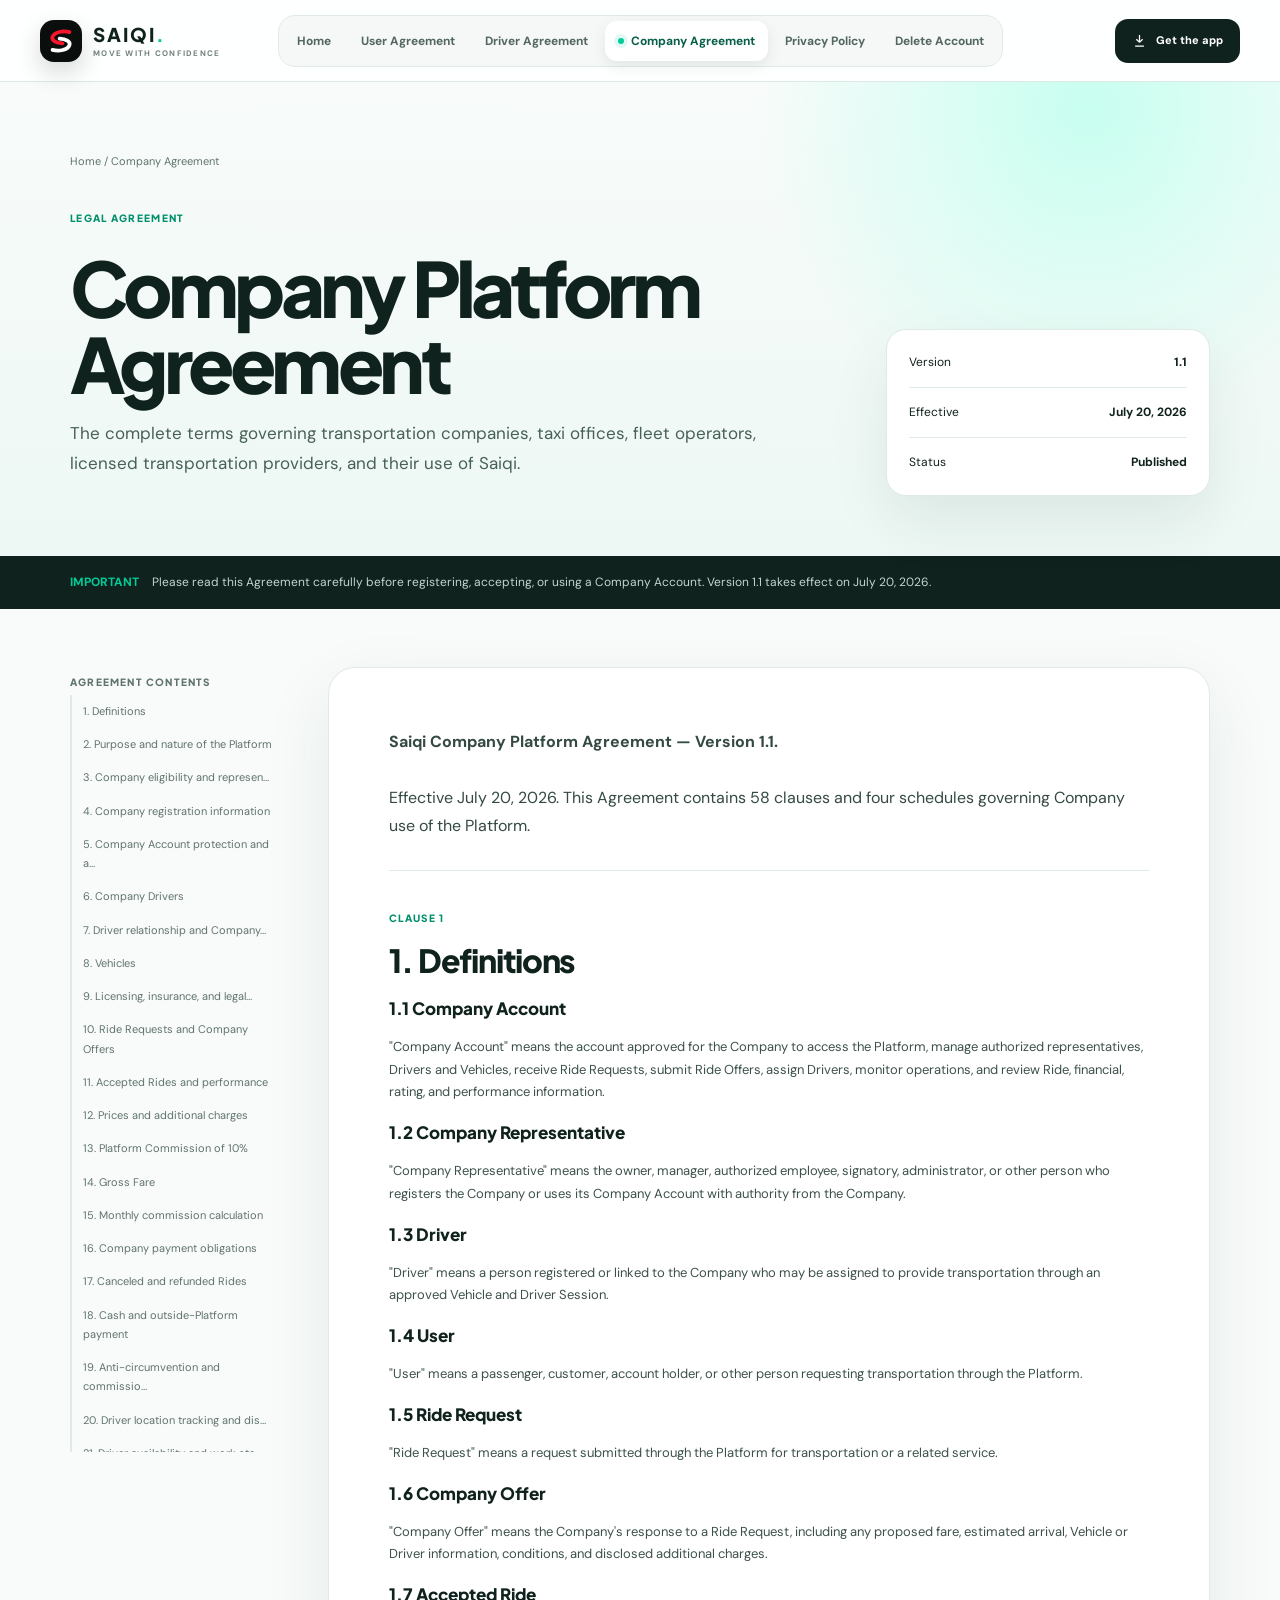
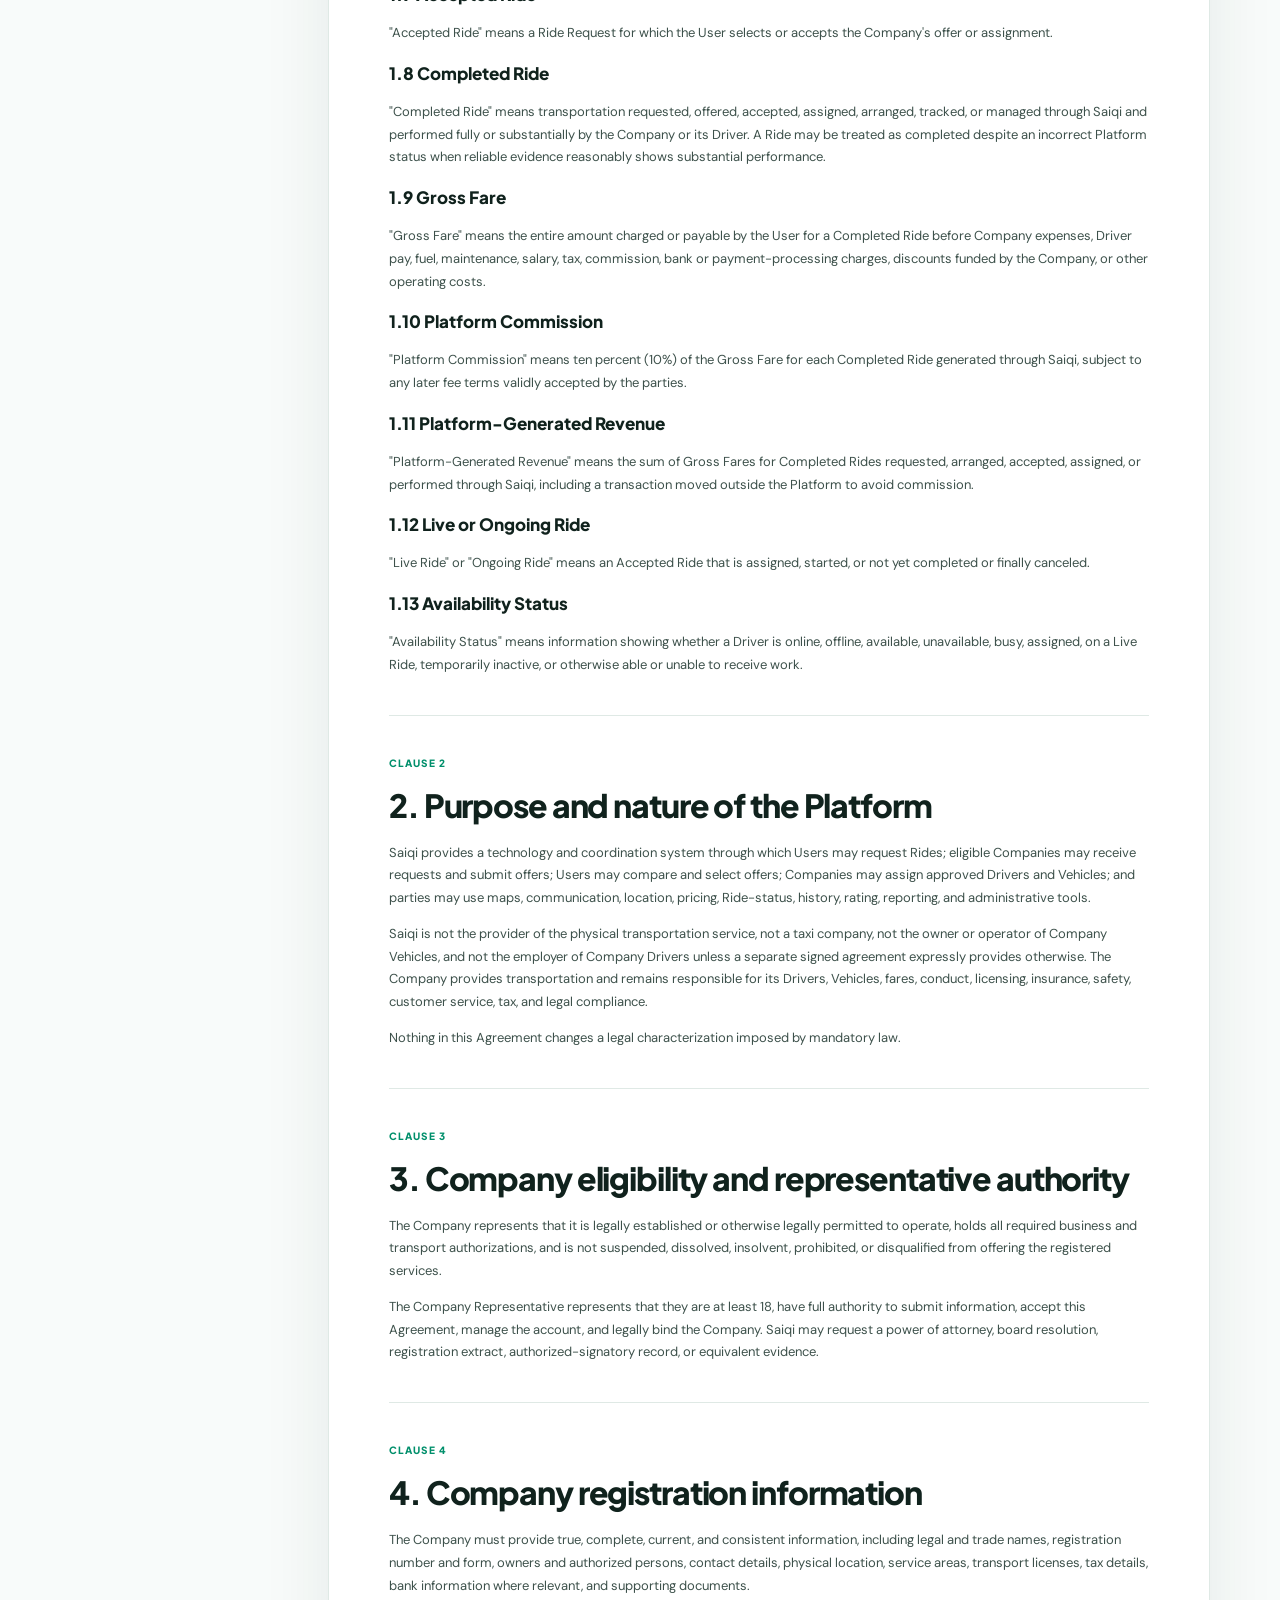
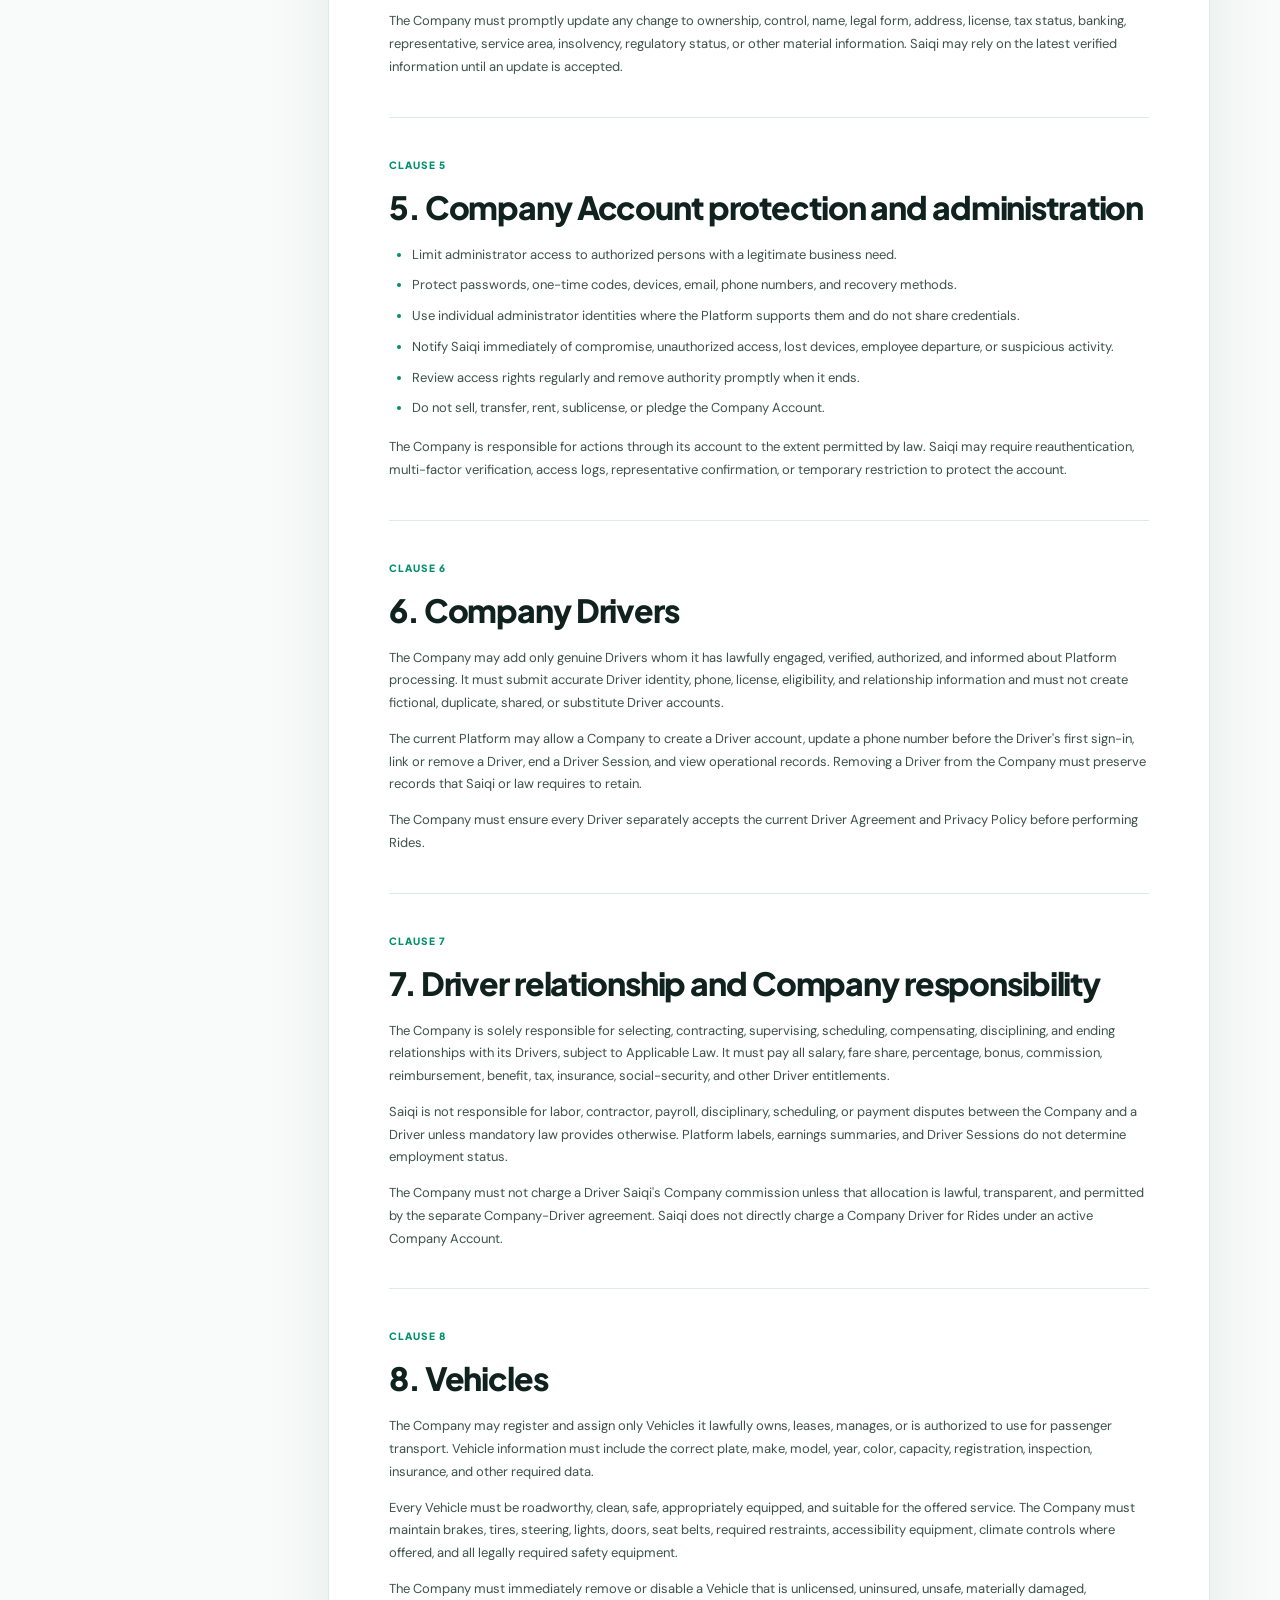
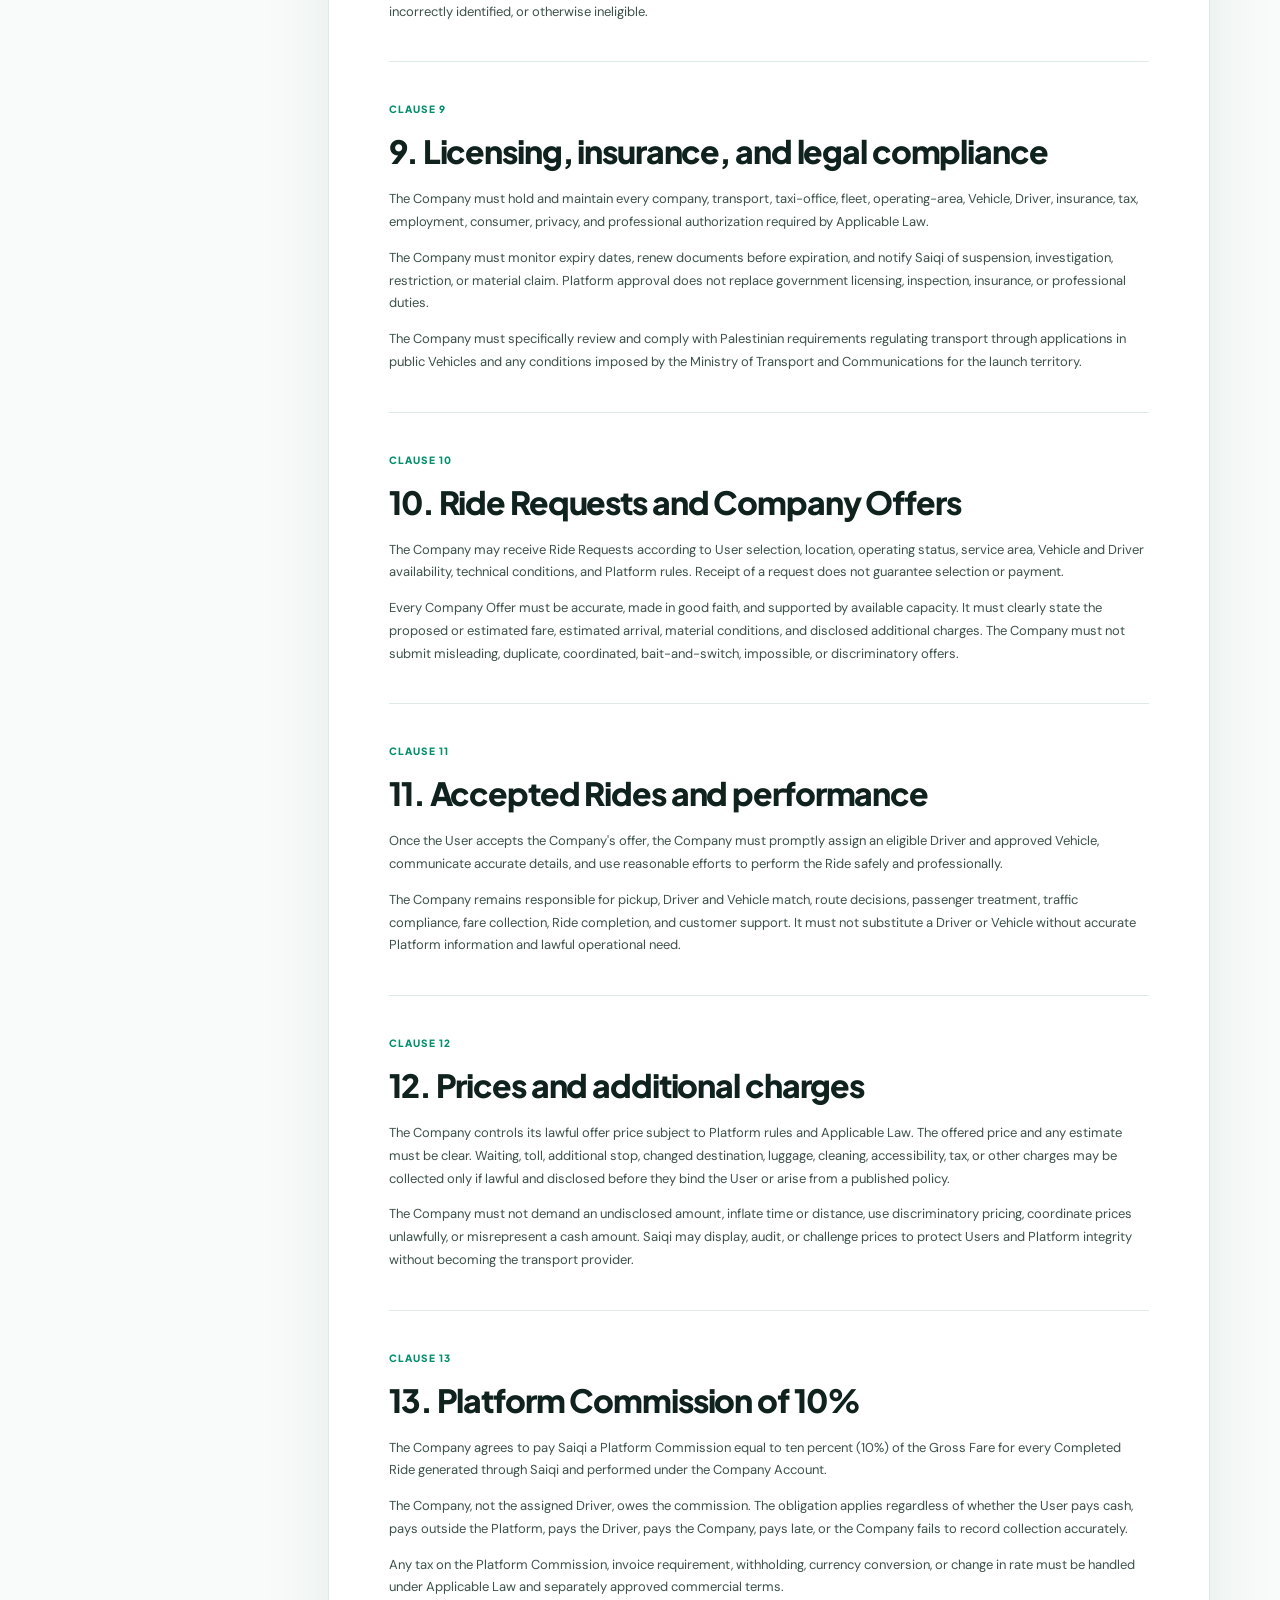
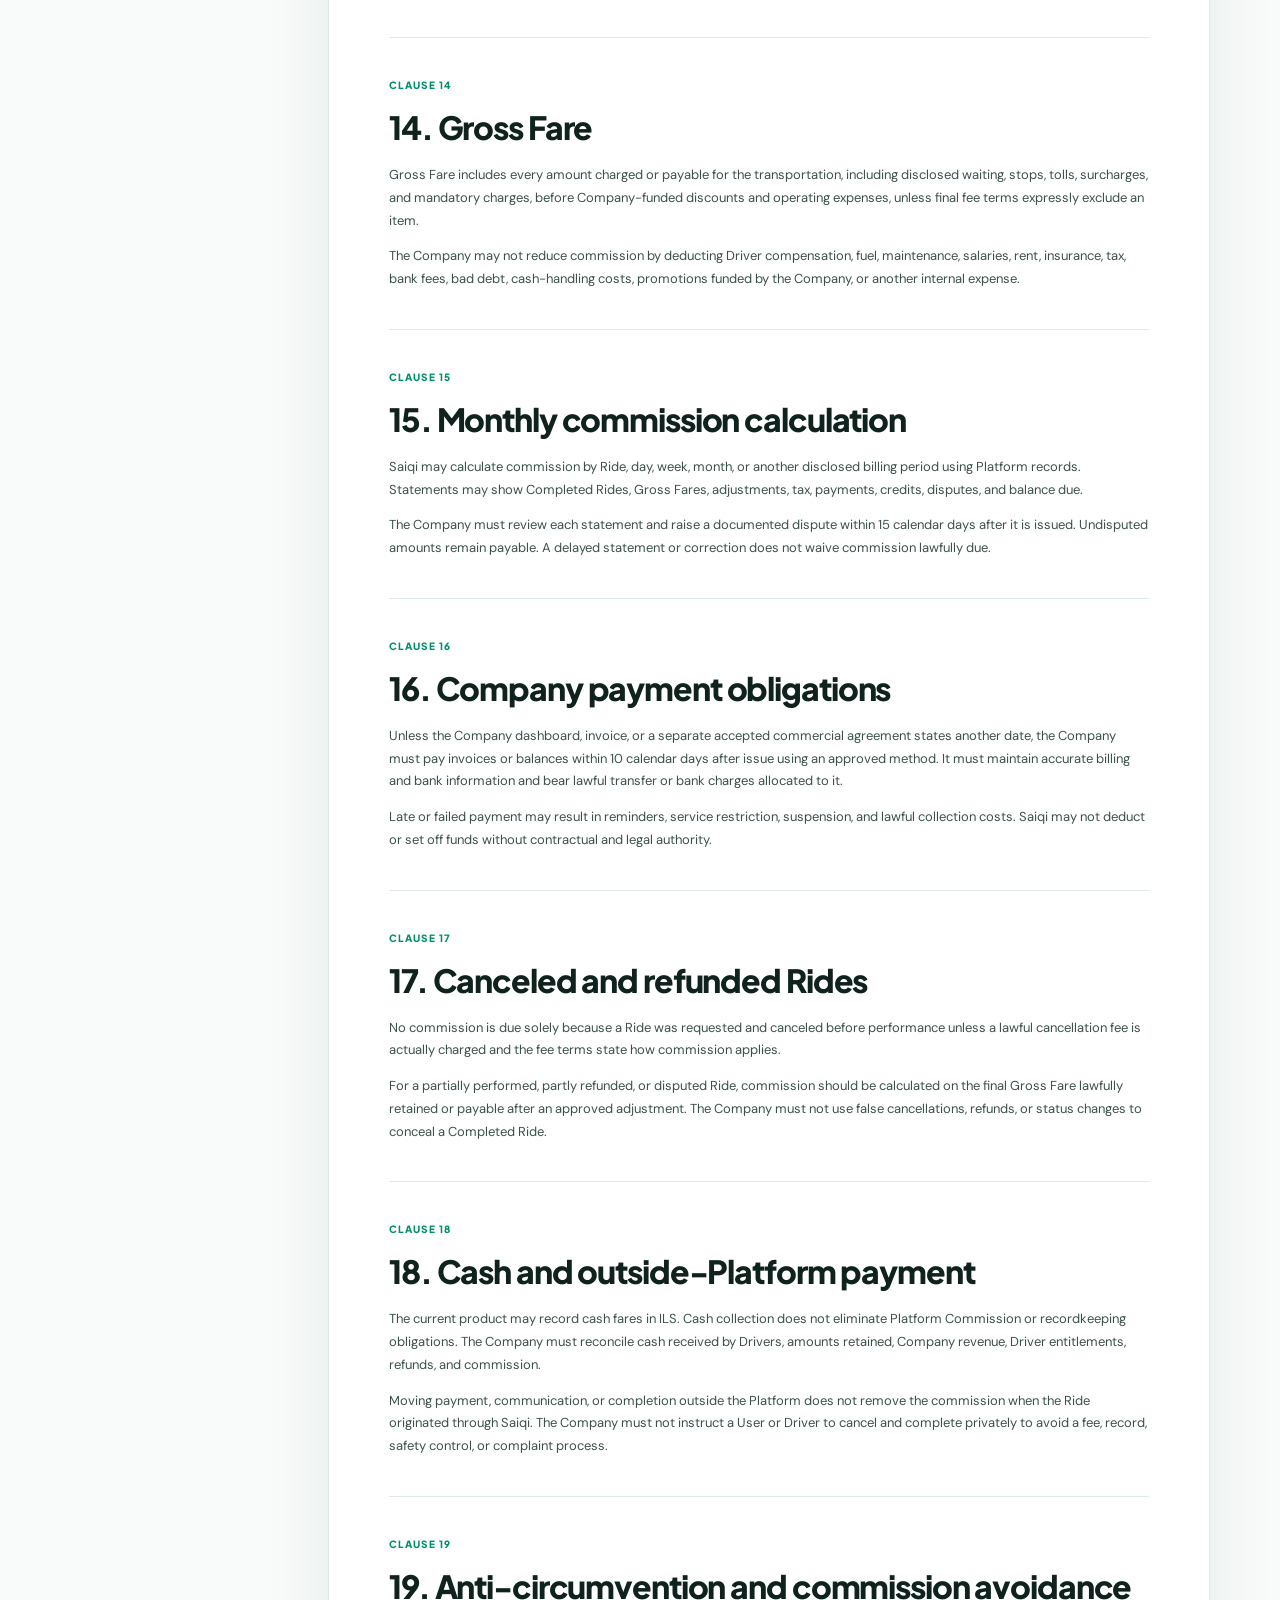
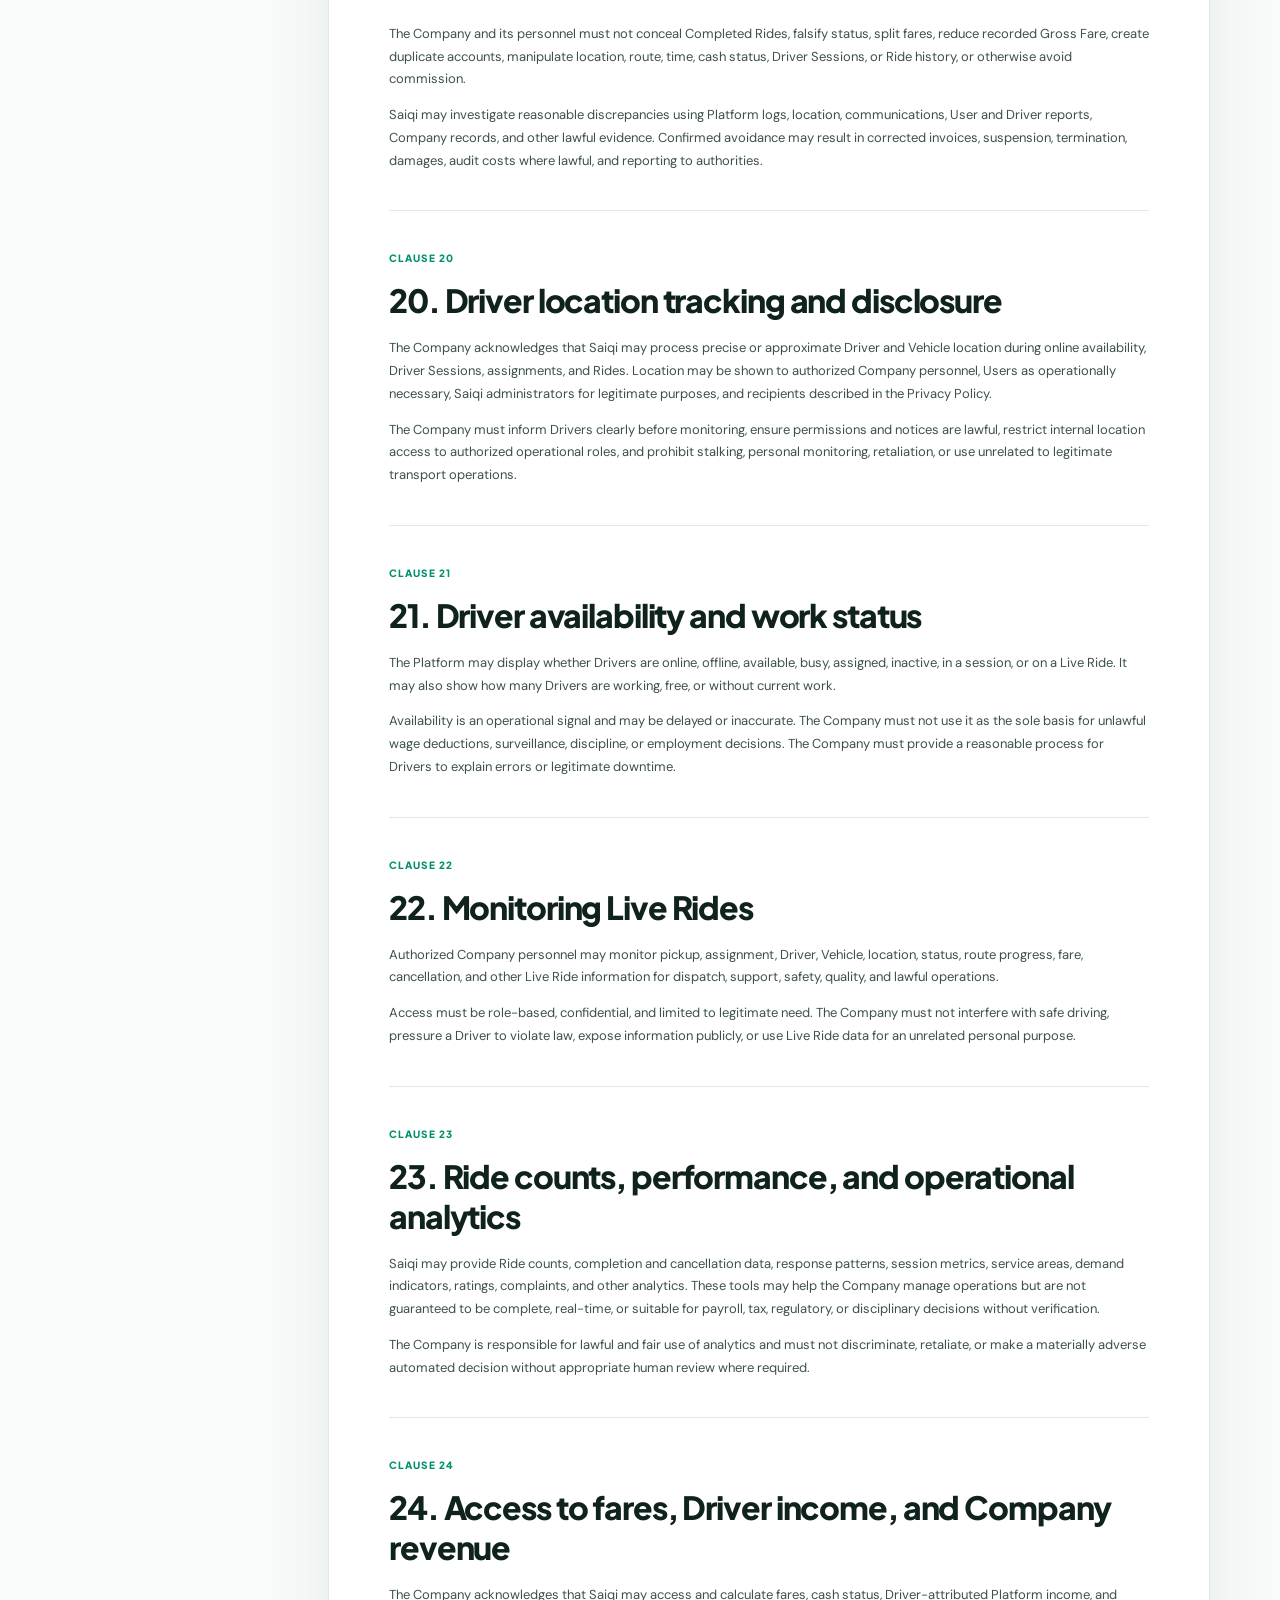
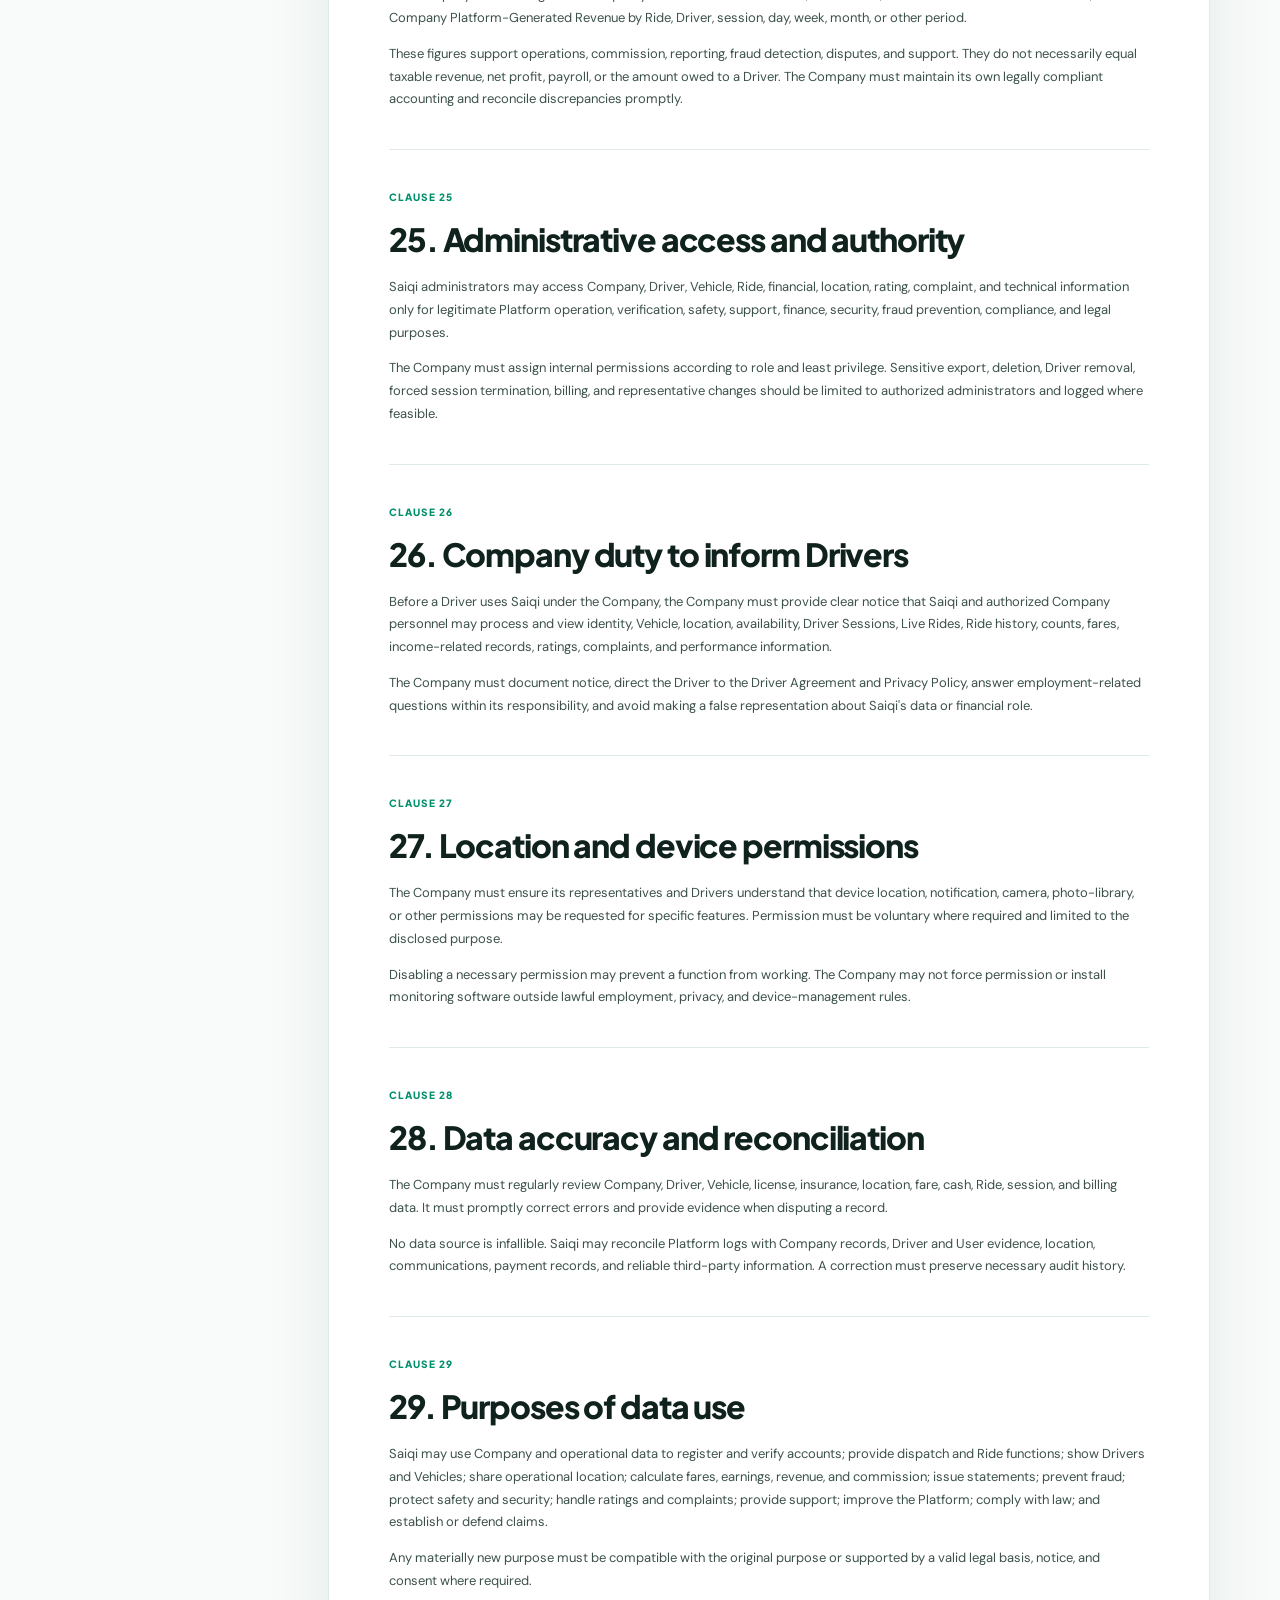
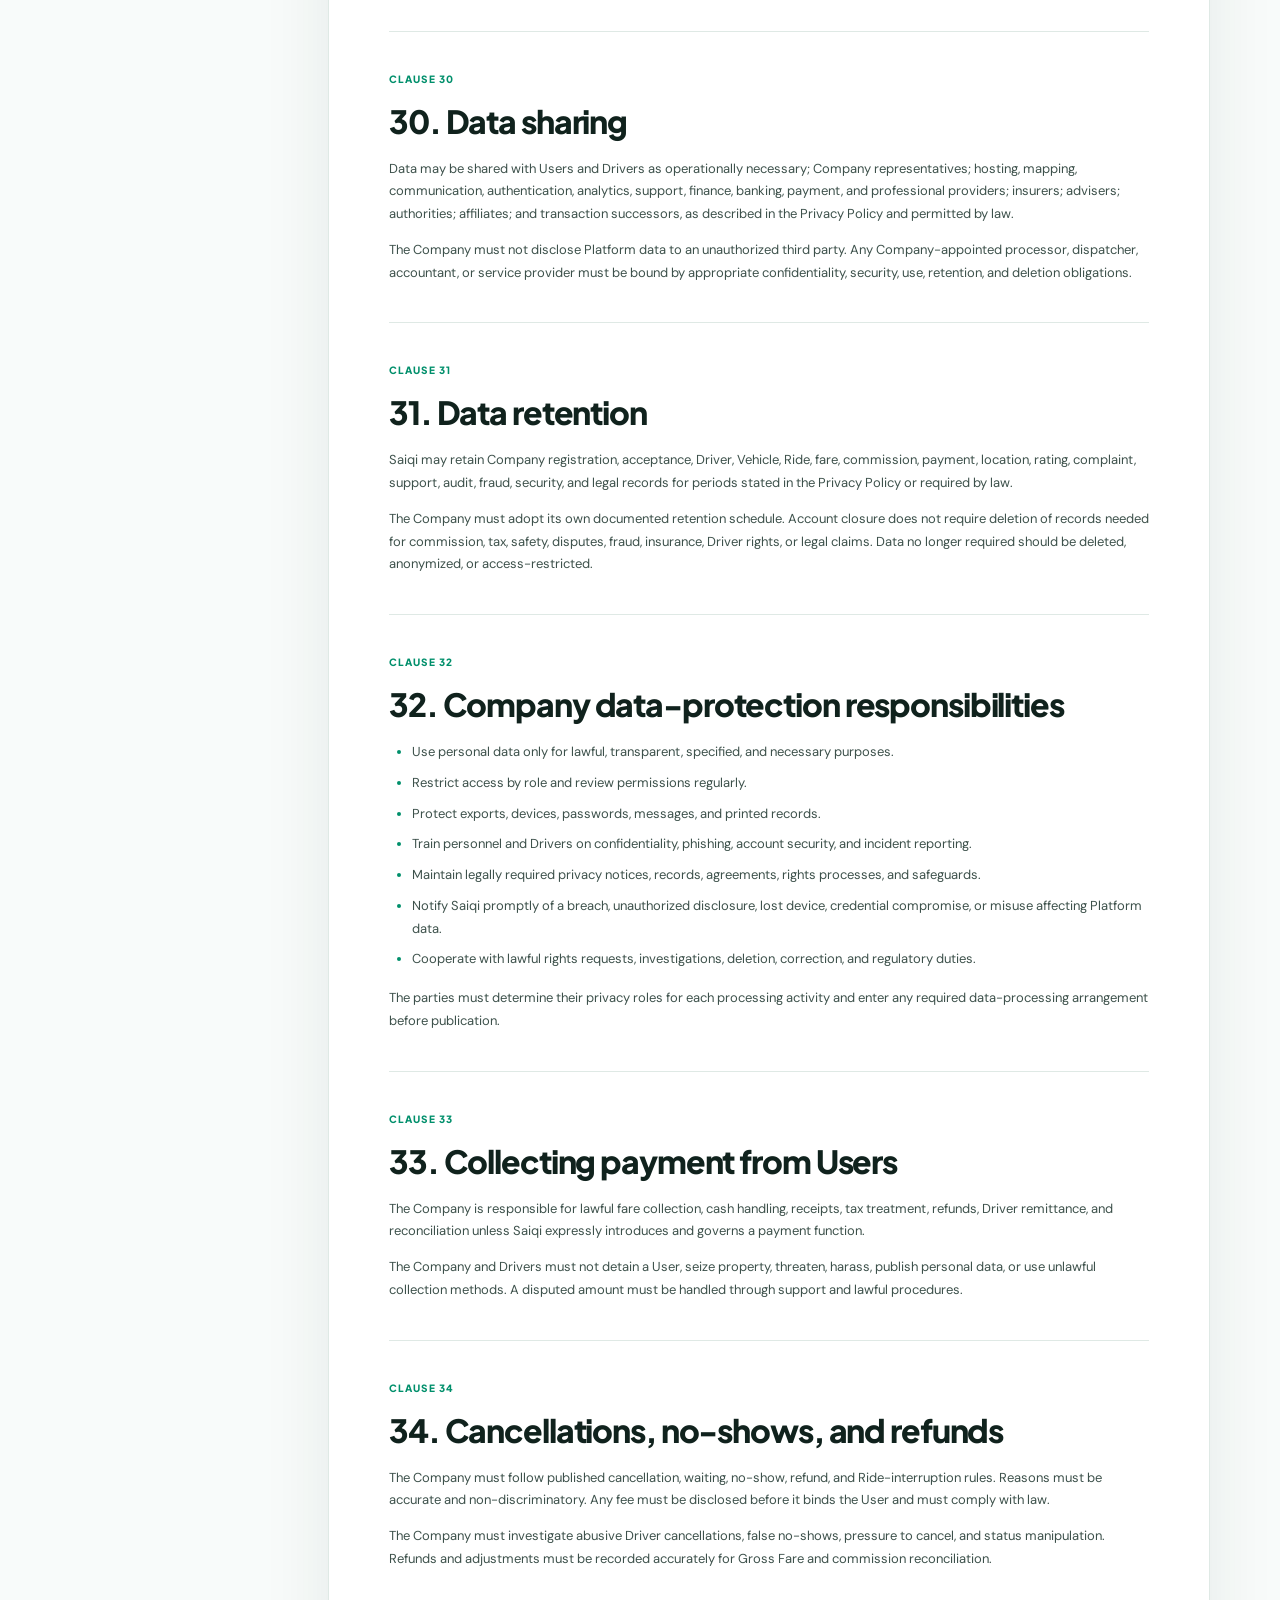
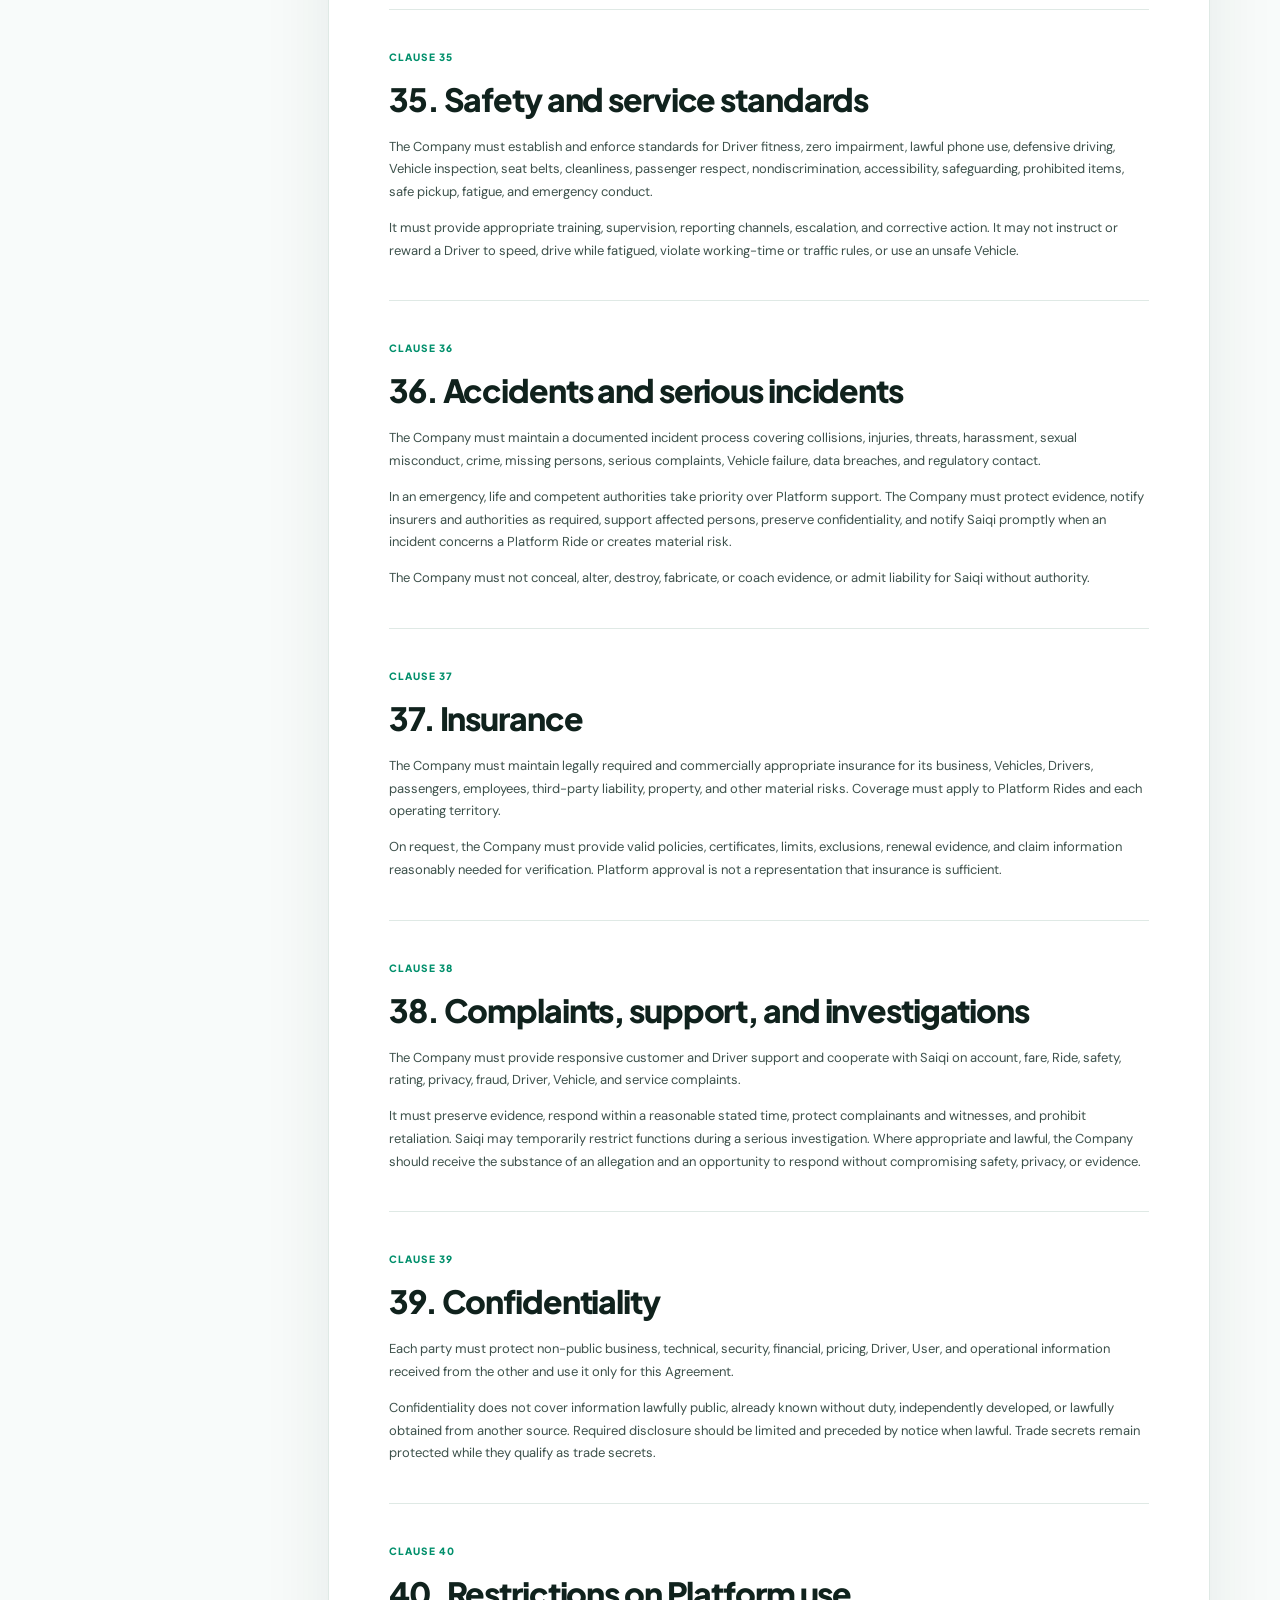
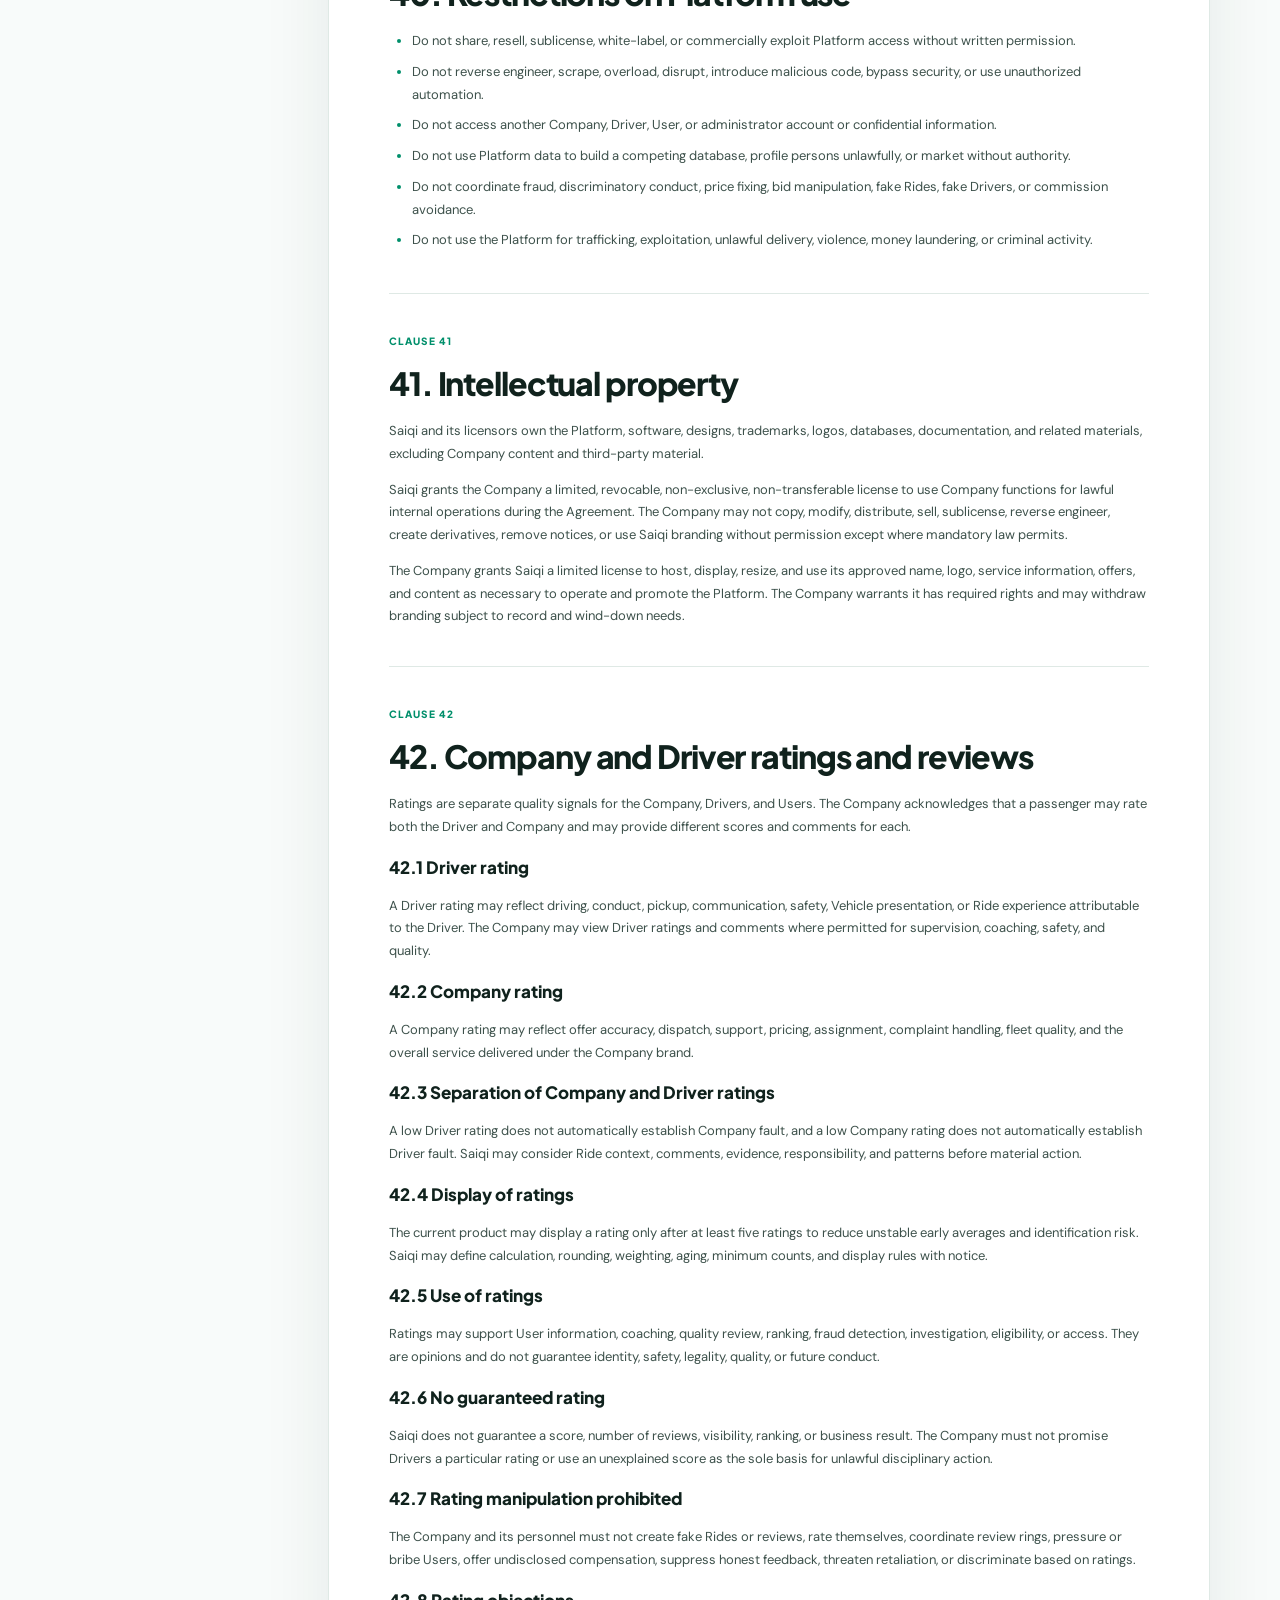
<file: company-agreement.html>
<!doctype html>
<html lang="en" dir="ltr">
  <head>
    <meta charset="UTF-8" />
    <meta name="viewport" content="width=device-width,initial-scale=1" />
    <meta
      name="description"
      content="Saiqi Company Platform Agreement Version 1.1 governing company registration and use of the Saiqi platform."
    />
    <link rel="icon" type="image/png" href="icon/Sicon.png" />
    <link rel="apple-touch-icon" href="icon/Sicon.png" />
    <title>Company Agreement | Saiqi</title>
    <style>
      @import url("https://fonts.googleapis.com/css2?family=DM+Sans:wght@400;500;600;700&family=Plus+Jakarta+Sans:wght@700;800&display=swap");
      :root {
        --green: #00cc99;
        --dark: #10221d;
        --mint: #e9fff8;
        --line: #dfe9e5;
        --muted: #60736d;
        --soft: #f5f8f7;
      }
      * {
        box-sizing: border-box;
      }
      html {
        scroll-behavior: smooth;
      }
      body {
        margin: 0;
        background: #f8fbfa;
        color: var(--dark);
        font-family: "DM Sans", sans-serif;
        line-height: 1.75;
      }
      a {
        color: inherit;
        text-decoration: none;
      }
      .container {
        width: min(1140px, calc(100% - 40px));
        margin: auto;
      }
      .header {
        position: sticky;
        top: 0;
        z-index: 5;
        background: rgba(248, 251, 250, 0.94);
        border-bottom: 1px solid var(--line);
        backdrop-filter: blur(14px);
      }
      .nav {
        height: 74px;
        display: flex;
        align-items: center;
        justify-content: space-between;
      }
      .brand {
        font: 800 22px "Plus Jakarta Sans";
      }
      .brand i {
        color: #fa152b;
        font-style: normal;
      }
      .actions {
        display: flex;
        gap: 14px;
        align-items: center;
        font-size: 12px;
        font-weight: 700;
      }
      .button {
        padding: 9px 15px;
        border-radius: 11px;
        background: var(--dark);
        color: white;
      }
      .hero {
        padding: 70px 0 60px;
        background:
          radial-gradient(circle at 85% 5%, #c8fff0, transparent 28%),
          linear-gradient(#f8fbfa, #edf8f4);
      }
      .crumbs {
        font-size: 11px;
        color: var(--muted);
        margin-bottom: 32px;
      }
      .hero-grid {
        display: grid;
        grid-template-columns: 1.4fr 0.6fr;
        gap: 60px;
        align-items: end;
      }
      .tag,
      .num {
        color: #008f6b;
        font: 800 10px "Plus Jakarta Sans";
        text-transform: uppercase;
        letter-spacing: 0.13em;
      }
      .hero h1 {
        font: 800 clamp(42px, 7vw, 76px)/1 "Plus Jakarta Sans";
        letter-spacing: -0.06em;
        margin: 18px 0;
      }
      .hero p {
        font-size: 17px;
        color: #48605a;
        max-width: 720px;
      }
      .meta {
        background: white;
        border: 1px solid var(--line);
        border-radius: 20px;
        padding: 8px 22px;
        box-shadow: 0 24px 60px #0d322815;
      }
      .meta div {
        display: flex;
        justify-content: space-between;
        padding: 14px 0;
        border-bottom: 1px solid var(--line);
        font-size: 12px;
      }
      .meta div:last-child {
        border: 0;
      }
      .notice {
        background: var(--dark);
        color: #c4d4cf;
        font-size: 12px;
        padding: 16px 0;
      }
      .notice strong {
        color: var(--green);
        margin-right: 10px;
      }
      .layout {
        display: grid;
        grid-template-columns: 220px 1fr;
        gap: 38px;
        padding: 58px 0 90px;
      }
      .toc {
        position: sticky;
        top: 95px;
        align-self: start;
        max-height: calc(100vh - 115px);
        overflow: auto;
        scrollbar-width: thin;
        scrollbar-color: #b7d8ce transparent;
      }
      .toc strong {
        font: 800 10px "Plus Jakarta Sans";
        letter-spacing: 0.12em;
        text-transform: uppercase;
        color: var(--muted);
      }
      .toc a {
        display: block;
        border-left: 2px solid var(--line);
        padding: 7px 11px;
        font-size: 11px;
        color: var(--muted);
      }
      .toc a:hover {
        border-color: var(--green);
        color: #008f6b;
      }
      .toc .toc-download {
        margin-top: 13px;
        border-left-color: var(--green);
        color: var(--dark);
        font-weight: 800;
      }
      .source-download {
        color: #008f6b;
        font-weight: 800;
        text-decoration: underline;
        text-underline-offset: 3px;
      }
      .draft-section {
        background: #fffdf5;
        margin-inline: calc(clamp(27px, 5vw, 60px) * -0.25);
        padding-inline: calc(clamp(27px, 5vw, 60px) * 0.25) !important;
      }
      .schedule-section {
        scroll-margin-top: 105px;
      }
      .acceptance-quote {
        border-left: 4px solid var(--green);
        background: var(--mint);
        border-radius: 0 14px 14px 0;
        padding: 18px 20px !important;
        color: #173e34 !important;
        font-weight: 500;
      }
      .agreement {
        background: white;
        border: 1px solid var(--line);
        border-radius: 27px;
        padding: clamp(27px, 5vw, 60px);
        box-shadow: 0 24px 70px #0d322815;
      }
      .intro {
        font-size: 16px;
        color: #344943;
        border-bottom: 1px solid var(--line);
        padding-bottom: 30px;
      }
      .agreement section {
        padding: 32px 0 25px;
        border-bottom: 1px solid var(--line);
      }
      .agreement h2 {
        font: 800 clamp(23px, 3vw, 32px)/1.25 "Plus Jakarta Sans";
        letter-spacing: -0.035em;
        margin: 9px 0 17px;
      }
      .agreement h3 {
        font: 800 17px "Plus Jakarta Sans";
      }
      .agreement p,
      .agreement li {
        font-size: 13px;
        color: #3d514b;
      }
      .agreement ul {
        padding-left: 23px;
        display: grid;
        gap: 8px;
      }
      .agreement li::marker {
        color: #008f6b;
      }
      .callout {
        background: var(--dark);
        color: white;
        border-radius: 18px;
        padding: 22px 25px;
        margin: 20px 0;
      }
      .callout h3 {
        font-size: 22px;
        margin: 5px 0;
      }
      .callout p {
        color: #c0d0cb;
        margin: 0;
      }
      .data {
        display: grid;
        grid-template-columns: 1fr 1fr;
        gap: 9px;
      }
      .data span {
        padding: 12px 14px;
        border-radius: 12px;
        border: 1px solid var(--line);
        background: var(--soft);
        font-size: 12px;
      }
      .confirm {
        background: var(--mint);
        border: 1px solid #bceedd;
        border-radius: 18px;
        padding: 22px;
      }
      .checktext {
        display: flex;
        gap: 13px;
        border: 2px solid #008f6b;
        border-radius: 17px;
        padding: 21px;
        background: #f8fffd;
      }
      .box {
        width: 24px;
        height: 24px;
        min-width: 24px;
        border: 2px solid #008f6b;
        border-radius: 6px;
      }
      .contact {
        margin-top: 28px;
        padding: 23px;
        border-radius: 18px;
        background: var(--soft);
        display: flex;
        justify-content: space-between;
        align-items: center;
        gap: 15px;
      }
      .contact h3,
      .contact p {
        margin: 0;
      }
      .contact a {
        display: inline-block;
        padding: 8px 12px;
        border-radius: 10px;
        background: white;
        border: 1px solid var(--line);
        font-size: 11px;
        font-weight: 800;
      }
      .contact a:last-child {
        background: var(--green);
      }
      footer {
        background: var(--dark);
        color: white;
        padding: 30px 0;
      }
      .foot {
        display: flex;
        justify-content: space-between;
        color: #9bb0aa;
        font-size: 11px;
      }
      .foot div {
        display: flex;
        gap: 18px;
        color: white;
        font-weight: 700;
      }
      @media (max-width: 820px) {
        .hero-grid,
        .layout {
          grid-template-columns: 1fr;
        }
        .toc {
          display: none;
        }
        .data {
          grid-template-columns: 1fr;
        }
        .contact,
        .foot {
          align-items: flex-start;
          flex-direction: column;
        }
        .hero-grid {
          gap: 25px;
        }
      }
      @media (max-width: 520px) {
        .container {
          width: calc(100% - 24px);
        }
        .hero {
          padding: 42px 0;
        }
        .hero h1 {
          font-size: 40px;
        }
        .agreement {
          padding: 24px 19px;
        }
        .actions > a:first-child {
          display: none;
        }
      }
      @media print {
        .header,
        .notice,
        .toc,
        .contact,
        footer {
          display: none;
        }
        .hero {
          background: white;
          padding: 20px 0;
        }
        .layout {
          display: block;
          padding: 10px 0;
        }
        .agreement {
          border: 0;
          box-shadow: none;
          padding: 0;
        }
        .agreement section {
          break-inside: avoid;
        }
      }
    </style>
    <link rel="stylesheet" href="site-header.css" />
  </head>
  <body data-page="company">
    <header class="saiqi-site-header">
      <div class="saiqi-header-inner">
        <a class="saiqi-logo" href="index.html" aria-label="Saiqi home">
          <span class="saiqi-logo-mark"
            ><svg viewBox="0 0 64 64" aria-hidden="true">
              <path
                d="M50 13C36 9 18 13 14 23c-3 8 8 13 21 14"
                fill="none"
                stroke="#fa152b"
                stroke-width="8"
                stroke-linecap="round"
              />
              <path
                d="M14 51c14 4 32 0 36-10 3-8-8-13-21-14"
                fill="none"
                stroke="#fff"
                stroke-width="8"
                stroke-linecap="round"
              /></svg
          ></span>
          <span class="saiqi-logo-copy"
            ><span class="saiqi-logo-name">SAIQI<i>.</i></span
            ><small>Move with confidence</small></span
          >
        </a>
        <nav
          class="saiqi-nav"
          id="saiqiNavigation"
          aria-label="Primary navigation"
        >
          <a class="saiqi-nav-link" href="index.html" data-nav-page="home"
            >Home</a
          >
          <a
            class="saiqi-nav-link"
            href="user-agreement.html"
            data-nav-page="user"
            >User Agreement</a
          >
          <a
            class="saiqi-nav-link"
            href="driver-agreement.html"
            data-nav-page="driver"
            >Driver Agreement</a
          >
          <a
            class="saiqi-nav-link"
            href="company-agreement.html"
            data-nav-page="company"
            >Company Agreement</a
          >
          <a
            class="saiqi-nav-link"
            href="privacy.html"
            data-nav-page="privacy"
            >Privacy Policy</a
          >
          <a class="saiqi-nav-link" href="delete-account.html" data-nav-page="delete-account">Delete Account</a>
        </nav>
        <div class="saiqi-header-actions">
          <a class="saiqi-download" href="index.html#download"
            ><svg
              viewBox="0 0 24 24"
              fill="none"
              stroke="currentColor"
              stroke-width="2"
              aria-hidden="true"
            >
              <path d="M12 3v12m0 0 5-5m-5 5-5-5M5 21h14" /></svg
            >Get the app</a
          >
          <button
            class="saiqi-menu-button"
            type="button"
            aria-expanded="false"
            aria-controls="saiqiNavigation"
            aria-label="Toggle navigation"
          >
            <svg
              class="open"
              viewBox="0 0 24 24"
              fill="none"
              stroke="currentColor"
              stroke-width="2"
            >
              <path d="M4 7h16M4 12h16M4 17h16" /></svg
            ><svg
              class="close"
              viewBox="0 0 24 24"
              fill="none"
              stroke="currentColor"
              stroke-width="2"
            >
              <path d="m6 6 12 12M18 6 6 18" />
            </svg>
          </button>
        </div>
      </div>
    </header>
    <main>
      <section class="hero">
        <div class="container">
          <div class="crumbs">
            <a href="index.html">Home</a> / Company Agreement
          </div>
          <div class="hero-grid">
            <div>
              <span class="tag">Legal agreement</span>
              <h1>Company Platform<br />Agreement</h1>
              <p>
                The complete terms governing transportation companies, taxi
                offices, fleet operators, licensed transportation providers, and
                their use of Saiqi.
              </p>
            </div>
            <aside class="meta">
              <div><span>Version</span><strong>1.1</strong></div>
              <div><span>Effective</span><strong>July 20, 2026</strong></div>
              <div><span>Status</span><strong>Published</strong></div>
            </aside>
          </div>
        </div>
      </section>
      <div class="notice">
        <div class="container">
          <strong>IMPORTANT</strong> Please read this Agreement carefully before
          registering, accepting, or using a Company Account. Version 1.1 takes
          effect on July 20, 2026.
        </div>
      </div>
      <div class="container layout">
        <nav class="toc" aria-label="Agreement contents">
          <strong>Agreement contents</strong
          ><a href="#section-1">1. Definitions</a
          ><a href="#section-2">2. Purpose and nature of the Platform</a
          ><a href="#section-3">3. Company eligibility and represen…</a
          ><a href="#section-4">4. Company registration information</a
          ><a href="#section-5">5. Company Account protection and a…</a
          ><a href="#section-6">6. Company Drivers</a
          ><a href="#section-7">7. Driver relationship and Company…</a
          ><a href="#section-8">8. Vehicles</a
          ><a href="#section-9">9. Licensing, insurance, and legal…</a
          ><a href="#section-10">10. Ride Requests and Company Offers</a
          ><a href="#section-11">11. Accepted Rides and performance</a
          ><a href="#section-12">12. Prices and additional charges</a
          ><a href="#section-13">13. Platform Commission of 10%</a
          ><a href="#section-14">14. Gross Fare</a
          ><a href="#section-15">15. Monthly commission calculation</a
          ><a href="#section-16">16. Company payment obligations</a
          ><a href="#section-17">17. Canceled and refunded Rides</a
          ><a href="#section-18">18. Cash and outside-Platform payment</a
          ><a href="#section-19">19. Anti-circumvention and commissio…</a
          ><a href="#section-20">20. Driver location tracking and dis…</a
          ><a href="#section-21">21. Driver availability and work sta…</a
          ><a href="#section-22">22. Monitoring Live Rides</a
          ><a href="#section-23">23. Ride counts, performance, and op…</a
          ><a href="#section-24">24. Access to fares, Driver income,…</a
          ><a href="#section-25">25. Administrative access and author…</a
          ><a href="#section-26">26. Company duty to inform Drivers</a
          ><a href="#section-27">27. Location and device permissions</a
          ><a href="#section-28">28. Data accuracy and reconciliation</a
          ><a href="#section-29">29. Purposes of data use</a
          ><a href="#section-30">30. Data sharing</a
          ><a href="#section-31">31. Data retention</a
          ><a href="#section-32">32. Company data-protection responsi…</a
          ><a href="#section-33">33. Collecting payment from Users</a
          ><a href="#section-34">34. Cancellations, no-shows, and ref…</a
          ><a href="#section-35">35. Safety and service standards</a
          ><a href="#section-36">36. Accidents and serious incidents</a
          ><a href="#section-37">37. Insurance</a
          ><a href="#section-38">38. Complaints, support, and investi…</a
          ><a href="#section-39">39. Confidentiality</a
          ><a href="#section-40">40. Restrictions on Platform use</a
          ><a href="#section-41">41. Intellectual property</a
          ><a href="#section-42">42. Company and Driver ratings and r…</a
          ><a href="#section-43">43. Platform availability</a
          ><a href="#section-44">44. No guarantee of business or income</a
          ><a href="#section-45">45. Company responsibility and indem…</a
          ><a href="#section-46">46. Limitation of Saiqi liability</a
          ><a href="#section-47">47. Verification and audit</a
          ><a href="#section-48">48. Suspension and termination</a
          ><a href="#section-49">49. Changes to this Agreement</a
          ><a href="#section-50">50. Electronic communications</a
          ><a href="#section-51">51. Electronic acceptance</a
          ><a href="#section-52">52. Governing law</a
          ><a href="#section-53">53. Dispute resolution</a
          ><a href="#section-54">54. General terms</a
          ><a href="#section-55">55. Company&#39;s express confirmations</a
          ><a href="#section-56">56. Required Company registration ch…</a
          ><a href="#section-57">57. Platform owner and contact infor…</a
          ><a href="#section-58">58. Account deletion and return</a
          ><a href="#schedule-1">S1. Company operational standard</a
          ><a href="#schedule-2">S2. Commission and reconciliation st…</a
          ><a href="#schedule-3">S3. Ratings and quality governance</a
          ><a href="#schedule-4">S4. Data and Driver transparency che…</a
          ><a class="toc-download" href="mailto:saiqi-cab@hotmail.com"
            >Contact Saiqi support</a
          >
        </nav>
        <article class="agreement">
          <div class="intro">
            <strong>Saiqi Company Platform Agreement — Version 1.1.</strong
            ><br /><br />Effective July 20, 2026. This Agreement contains 58
              clauses and four schedules governing Company use of the Platform.
          </div>
          <section id="section-1">
            <span class="num">Clause 1</span>
            <h2>1. Definitions</h2>
            <h3>1.1 Company Account</h3>
            <p>
              &quot;Company Account&quot; means the account approved for the
              Company to access the Platform, manage authorized representatives,
              Drivers and Vehicles, receive Ride Requests, submit Ride Offers,
              assign Drivers, monitor operations, and review Ride, financial,
              rating, and performance information.
            </p>
            <h3>1.2 Company Representative</h3>
            <p>
              &quot;Company Representative&quot; means the owner, manager,
              authorized employee, signatory, administrator, or other person who
              registers the Company or uses its Company Account with authority
              from the Company.
            </p>
            <h3>1.3 Driver</h3>
            <p>
              &quot;Driver&quot; means a person registered or linked to the
              Company who may be assigned to provide transportation through an
              approved Vehicle and Driver Session.
            </p>
            <h3>1.4 User</h3>
            <p>
              &quot;User&quot; means a passenger, customer, account holder, or
              other person requesting transportation through the Platform.
            </p>
            <h3>1.5 Ride Request</h3>
            <p>
              &quot;Ride Request&quot; means a request submitted through the
              Platform for transportation or a related service.
            </p>
            <h3>1.6 Company Offer</h3>
            <p>
              &quot;Company Offer&quot; means the Company&#39;s response to a
              Ride Request, including any proposed fare, estimated arrival,
              Vehicle or Driver information, conditions, and disclosed
              additional charges.
            </p>
            <h3>1.7 Accepted Ride</h3>
            <p>
              &quot;Accepted Ride&quot; means a Ride Request for which the User
              selects or accepts the Company&#39;s offer or assignment.
            </p>
            <h3>1.8 Completed Ride</h3>
            <p>
              &quot;Completed Ride&quot; means transportation requested,
              offered, accepted, assigned, arranged, tracked, or managed through
              Saiqi and performed fully or substantially by the Company or its
              Driver. A Ride may be treated as completed despite an incorrect
              Platform status when reliable evidence reasonably shows
              substantial performance.
            </p>
            <h3>1.9 Gross Fare</h3>
            <p>
              &quot;Gross Fare&quot; means the entire amount charged or payable
              by the User for a Completed Ride before Company expenses, Driver
              pay, fuel, maintenance, salary, tax, commission, bank or
              payment-processing charges, discounts funded by the Company, or
              other operating costs.
            </p>
            <h3>1.10 Platform Commission</h3>
            <p>
              &quot;Platform Commission&quot; means ten percent (10%) of the
              Gross Fare for each Completed Ride generated through Saiqi,
              subject to any later fee terms validly accepted by the parties.
            </p>
            <h3>1.11 Platform-Generated Revenue</h3>
            <p>
              &quot;Platform-Generated Revenue&quot; means the sum of Gross
              Fares for Completed Rides requested, arranged, accepted, assigned,
              or performed through Saiqi, including a transaction moved outside
              the Platform to avoid commission.
            </p>
            <h3>1.12 Live or Ongoing Ride</h3>
            <p>
              &quot;Live Ride&quot; or &quot;Ongoing Ride&quot; means an
              Accepted Ride that is assigned, started, or not yet completed or
              finally canceled.
            </p>
            <h3>1.13 Availability Status</h3>
            <p>
              &quot;Availability Status&quot; means information showing whether
              a Driver is online, offline, available, unavailable, busy,
              assigned, on a Live Ride, temporarily inactive, or otherwise able
              or unable to receive work.
            </p>
          </section>

          <section id="section-2">
            <span class="num">Clause 2</span>
            <h2>2. Purpose and nature of the Platform</h2>
            <p>
              Saiqi provides a technology and coordination system through which
              Users may request Rides; eligible Companies may receive requests
              and submit offers; Users may compare and select offers; Companies
              may assign approved Drivers and Vehicles; and parties may use
              maps, communication, location, pricing, Ride-status, history,
              rating, reporting, and administrative tools.
            </p>
            <p>
              Saiqi is not the provider of the physical transportation service,
              not a taxi company, not the owner or operator of Company Vehicles,
              and not the employer of Company Drivers unless a separate signed
              agreement expressly provides otherwise. The Company provides
              transportation and remains responsible for its Drivers, Vehicles,
              fares, conduct, licensing, insurance, safety, customer service,
              tax, and legal compliance.
            </p>
            <p>
              Nothing in this Agreement changes a legal characterization imposed
              by mandatory law.
            </p>
          </section>

          <section id="section-3">
            <span class="num">Clause 3</span>
            <h2>3. Company eligibility and representative authority</h2>
            <p>
              The Company represents that it is legally established or otherwise
              legally permitted to operate, holds all required business and
              transport authorizations, and is not suspended, dissolved,
              insolvent, prohibited, or disqualified from offering the
              registered services.
            </p>
            <p>
              The Company Representative represents that they are at least 18,
              have full authority to submit information, accept this Agreement,
              manage the account, and legally bind the Company. Saiqi may
              request a power of attorney, board resolution, registration
              extract, authorized-signatory record, or equivalent evidence.
            </p>
          </section>

          <section id="section-4">
            <span class="num">Clause 4</span>
            <h2>4. Company registration information</h2>
            <p>
              The Company must provide true, complete, current, and consistent
              information, including legal and trade names, registration number
              and form, owners and authorized persons, contact details, physical
              location, service areas, transport licenses, tax details, bank
              information where relevant, and supporting documents.
            </p>
            <p>
              The Company must promptly update any change to ownership, control,
              name, legal form, address, license, tax status, banking,
              representative, service area, insolvency, regulatory status, or
              other material information. Saiqi may rely on the latest verified
              information until an update is accepted.
            </p>
          </section>

          <section id="section-5">
            <span class="num">Clause 5</span>
            <h2>5. Company Account protection and administration</h2>
            <ul>
              <li>
                Limit administrator access to authorized persons with a
                legitimate business need.
              </li>
              <li>
                Protect passwords, one-time codes, devices, email, phone
                numbers, and recovery methods.
              </li>
              <li>
                Use individual administrator identities where the Platform
                supports them and do not share credentials.
              </li>
              <li>
                Notify Saiqi immediately of compromise, unauthorized access,
                lost devices, employee departure, or suspicious activity.
              </li>
              <li>
                Review access rights regularly and remove authority promptly
                when it ends.
              </li>
              <li>
                Do not sell, transfer, rent, sublicense, or pledge the Company
                Account.
              </li>
            </ul>
            <p>
              The Company is responsible for actions through its account to the
              extent permitted by law. Saiqi may require reauthentication,
              multi-factor verification, access logs, representative
              confirmation, or temporary restriction to protect the account.
            </p>
          </section>

          <section id="section-6">
            <span class="num">Clause 6</span>
            <h2>6. Company Drivers</h2>
            <p>
              The Company may add only genuine Drivers whom it has lawfully
              engaged, verified, authorized, and informed about Platform
              processing. It must submit accurate Driver identity, phone,
              license, eligibility, and relationship information and must not
              create fictional, duplicate, shared, or substitute Driver
              accounts.
            </p>
            <p>
              The current Platform may allow a Company to create a Driver
              account, update a phone number before the Driver&#39;s first
              sign-in, link or remove a Driver, end a Driver Session, and view
              operational records. Removing a Driver from the Company must
              preserve records that Saiqi or law requires to retain.
            </p>
            <p>
              The Company must ensure every Driver separately accepts the
              current Driver Agreement and Privacy Policy before performing
              Rides.
            </p>
          </section>

          <section id="section-7">
            <span class="num">Clause 7</span>
            <h2>7. Driver relationship and Company responsibility</h2>
            <p>
              The Company is solely responsible for selecting, contracting,
              supervising, scheduling, compensating, disciplining, and ending
              relationships with its Drivers, subject to Applicable Law. It must
              pay all salary, fare share, percentage, bonus, commission,
              reimbursement, benefit, tax, insurance, social-security, and other
              Driver entitlements.
            </p>
            <p>
              Saiqi is not responsible for labor, contractor, payroll,
              disciplinary, scheduling, or payment disputes between the Company
              and a Driver unless mandatory law provides otherwise. Platform
              labels, earnings summaries, and Driver Sessions do not determine
              employment status.
            </p>
            <p>
              The Company must not charge a Driver Saiqi&#39;s Company
              commission unless that allocation is lawful, transparent, and
              permitted by the separate Company-Driver agreement. Saiqi does not
              directly charge a Company Driver for Rides under an active Company
              Account.
            </p>
          </section>

          <section id="section-8">
            <span class="num">Clause 8</span>
            <h2>8. Vehicles</h2>
            <p>
              The Company may register and assign only Vehicles it lawfully
              owns, leases, manages, or is authorized to use for passenger
              transport. Vehicle information must include the correct plate,
              make, model, year, color, capacity, registration, inspection,
              insurance, and other required data.
            </p>
            <p>
              Every Vehicle must be roadworthy, clean, safe, appropriately
              equipped, and suitable for the offered service. The Company must
              maintain brakes, tires, steering, lights, doors, seat belts,
              required restraints, accessibility equipment, climate controls
              where offered, and all legally required safety equipment.
            </p>
            <p>
              The Company must immediately remove or disable a Vehicle that is
              unlicensed, uninsured, unsafe, materially damaged, incorrectly
              identified, or otherwise ineligible.
            </p>
          </section>

          <section id="section-9">
            <span class="num">Clause 9</span>
            <h2>9. Licensing, insurance, and legal compliance</h2>
            <p>
              The Company must hold and maintain every company, transport,
              taxi-office, fleet, operating-area, Vehicle, Driver, insurance,
              tax, employment, consumer, privacy, and professional authorization
              required by Applicable Law.
            </p>
            <p>
              The Company must monitor expiry dates, renew documents before
              expiration, and notify Saiqi of suspension, investigation,
              restriction, or material claim. Platform approval does not replace
              government licensing, inspection, insurance, or professional
              duties.
            </p>
            <p>
              The Company must specifically review and comply with Palestinian
              requirements regulating transport through applications in public
              Vehicles and any conditions imposed by the Ministry of Transport
              and Communications for the launch territory.
            </p>
          </section>

          <section id="section-10">
            <span class="num">Clause 10</span>
            <h2>10. Ride Requests and Company Offers</h2>
            <p>
              The Company may receive Ride Requests according to User selection,
              location, operating status, service area, Vehicle and Driver
              availability, technical conditions, and Platform rules. Receipt of
              a request does not guarantee selection or payment.
            </p>
            <p>
              Every Company Offer must be accurate, made in good faith, and
              supported by available capacity. It must clearly state the
              proposed or estimated fare, estimated arrival, material
              conditions, and disclosed additional charges. The Company must not
              submit misleading, duplicate, coordinated, bait-and-switch,
              impossible, or discriminatory offers.
            </p>
          </section>

          <section id="section-11">
            <span class="num">Clause 11</span>
            <h2>11. Accepted Rides and performance</h2>
            <p>
              Once the User accepts the Company&#39;s offer, the Company must
              promptly assign an eligible Driver and approved Vehicle,
              communicate accurate details, and use reasonable efforts to
              perform the Ride safely and professionally.
            </p>
            <p>
              The Company remains responsible for pickup, Driver and Vehicle
              match, route decisions, passenger treatment, traffic compliance,
              fare collection, Ride completion, and customer support. It must
              not substitute a Driver or Vehicle without accurate Platform
              information and lawful operational need.
            </p>
          </section>

          <section id="section-12">
            <span class="num">Clause 12</span>
            <h2>12. Prices and additional charges</h2>
            <p>
              The Company controls its lawful offer price subject to Platform
              rules and Applicable Law. The offered price and any estimate must
              be clear. Waiting, toll, additional stop, changed destination,
              luggage, cleaning, accessibility, tax, or other charges may be
              collected only if lawful and disclosed before they bind the User
              or arise from a published policy.
            </p>
            <p>
              The Company must not demand an undisclosed amount, inflate time or
              distance, use discriminatory pricing, coordinate prices
              unlawfully, or misrepresent a cash amount. Saiqi may display,
              audit, or challenge prices to protect Users and Platform integrity
              without becoming the transport provider.
            </p>
          </section>

          <section id="section-13">
            <span class="num">Clause 13</span>
            <h2>13. Platform Commission of 10%</h2>
            <p>
              The Company agrees to pay Saiqi a Platform Commission equal to ten
              percent (10%) of the Gross Fare for every Completed Ride generated
              through Saiqi and performed under the Company Account.
            </p>
            <p>
              The Company, not the assigned Driver, owes the commission. The
              obligation applies regardless of whether the User pays cash, pays
              outside the Platform, pays the Driver, pays the Company, pays
              late, or the Company fails to record collection accurately.
            </p>
            <p>
              Any tax on the Platform Commission, invoice requirement,
              withholding, currency conversion, or change in rate must be
              handled under Applicable Law and separately approved commercial
              terms.
            </p>
          </section>

          <section id="section-14">
            <span class="num">Clause 14</span>
            <h2>14. Gross Fare</h2>
            <p>
              Gross Fare includes every amount charged or payable for the
              transportation, including disclosed waiting, stops, tolls,
              surcharges, and mandatory charges, before Company-funded discounts
              and operating expenses, unless final fee terms expressly exclude
              an item.
            </p>
            <p>
              The Company may not reduce commission by deducting Driver
              compensation, fuel, maintenance, salaries, rent, insurance, tax,
              bank fees, bad debt, cash-handling costs, promotions funded by the
              Company, or another internal expense.
            </p>
          </section>

          <section id="section-15">
            <span class="num">Clause 15</span>
            <h2>15. Monthly commission calculation</h2>
            <p>
              Saiqi may calculate commission by Ride, day, week, month, or
              another disclosed billing period using Platform records.
              Statements may show Completed Rides, Gross Fares, adjustments,
              tax, payments, credits, disputes, and balance due.
            </p>
            <p>
              The Company must review each statement and raise a documented
              dispute within 15 calendar days after it is issued. Undisputed
              amounts remain payable. A delayed statement or correction does not
              waive commission lawfully due.
            </p>
          </section>

          <section id="section-16">
            <span class="num">Clause 16</span>
            <h2>16. Company payment obligations</h2>
            <p>
              Unless the Company dashboard, invoice, or a separate accepted
              commercial agreement states another date, the Company must pay
              invoices or balances within 10 calendar days after issue using an
              approved method. It must maintain accurate billing and bank
              information and bear lawful transfer or bank charges allocated to
              it.
            </p>
            <p>
              Late or failed payment may result in reminders, service
              restriction, suspension, and lawful collection costs. Saiqi may
              not deduct or set off funds without contractual and legal
              authority.
            </p>
          </section>

          <section id="section-17">
            <span class="num">Clause 17</span>
            <h2>17. Canceled and refunded Rides</h2>
            <p>
              No commission is due solely because a Ride was requested and
              canceled before performance unless a lawful cancellation fee is
              actually charged and the fee terms state how commission applies.
            </p>
            <p>
              For a partially performed, partly refunded, or disputed Ride,
              commission should be calculated on the final Gross Fare lawfully
              retained or payable after an approved adjustment. The Company must
              not use false cancellations, refunds, or status changes to conceal
              a Completed Ride.
            </p>
          </section>

          <section id="section-18">
            <span class="num">Clause 18</span>
            <h2>18. Cash and outside-Platform payment</h2>
            <p>
              The current product may record cash fares in ILS. Cash collection
              does not eliminate Platform Commission or recordkeeping
              obligations. The Company must reconcile cash received by Drivers,
              amounts retained, Company revenue, Driver entitlements, refunds,
              and commission.
            </p>
            <p>
              Moving payment, communication, or completion outside the Platform
              does not remove the commission when the Ride originated through
              Saiqi. The Company must not instruct a User or Driver to cancel
              and complete privately to avoid a fee, record, safety control, or
              complaint process.
            </p>
          </section>

          <section id="section-19">
            <span class="num">Clause 19</span>
            <h2>19. Anti-circumvention and commission avoidance</h2>
            <p>
              The Company and its personnel must not conceal Completed Rides,
              falsify status, split fares, reduce recorded Gross Fare, create
              duplicate accounts, manipulate location, route, time, cash status,
              Driver Sessions, or Ride history, or otherwise avoid commission.
            </p>
            <p>
              Saiqi may investigate reasonable discrepancies using Platform
              logs, location, communications, User and Driver reports, Company
              records, and other lawful evidence. Confirmed avoidance may result
              in corrected invoices, suspension, termination, damages, audit
              costs where lawful, and reporting to authorities.
            </p>
          </section>

          <section id="section-20">
            <span class="num">Clause 20</span>
            <h2>20. Driver location tracking and disclosure</h2>
            <p>
              The Company acknowledges that Saiqi may process precise or
              approximate Driver and Vehicle location during online
              availability, Driver Sessions, assignments, and Rides. Location
              may be shown to authorized Company personnel, Users as
              operationally necessary, Saiqi administrators for legitimate
              purposes, and recipients described in the Privacy Policy.
            </p>
            <p>
              The Company must inform Drivers clearly before monitoring, ensure
              permissions and notices are lawful, restrict internal location
              access to authorized operational roles, and prohibit stalking,
              personal monitoring, retaliation, or use unrelated to legitimate
              transport operations.
            </p>
          </section>

          <section id="section-21">
            <span class="num">Clause 21</span>
            <h2>21. Driver availability and work status</h2>
            <p>
              The Platform may display whether Drivers are online, offline,
              available, busy, assigned, inactive, in a session, or on a Live
              Ride. It may also show how many Drivers are working, free, or
              without current work.
            </p>
            <p>
              Availability is an operational signal and may be delayed or
              inaccurate. The Company must not use it as the sole basis for
              unlawful wage deductions, surveillance, discipline, or employment
              decisions. The Company must provide a reasonable process for
              Drivers to explain errors or legitimate downtime.
            </p>
          </section>

          <section id="section-22">
            <span class="num">Clause 22</span>
            <h2>22. Monitoring Live Rides</h2>
            <p>
              Authorized Company personnel may monitor pickup, assignment,
              Driver, Vehicle, location, status, route progress, fare,
              cancellation, and other Live Ride information for dispatch,
              support, safety, quality, and lawful operations.
            </p>
            <p>
              Access must be role-based, confidential, and limited to legitimate
              need. The Company must not interfere with safe driving, pressure a
              Driver to violate law, expose information publicly, or use Live
              Ride data for an unrelated personal purpose.
            </p>
          </section>

          <section id="section-23">
            <span class="num">Clause 23</span>
            <h2>23. Ride counts, performance, and operational analytics</h2>
            <p>
              Saiqi may provide Ride counts, completion and cancellation data,
              response patterns, session metrics, service areas, demand
              indicators, ratings, complaints, and other analytics. These tools
              may help the Company manage operations but are not guaranteed to
              be complete, real-time, or suitable for payroll, tax, regulatory,
              or disciplinary decisions without verification.
            </p>
            <p>
              The Company is responsible for lawful and fair use of analytics
              and must not discriminate, retaliate, or make a materially adverse
              automated decision without appropriate human review where
              required.
            </p>
          </section>

          <section id="section-24">
            <span class="num">Clause 24</span>
            <h2>24. Access to fares, Driver income, and Company revenue</h2>
            <p>
              The Company acknowledges that Saiqi may access and calculate
              fares, cash status, Driver-attributed Platform income, and Company
              Platform-Generated Revenue by Ride, Driver, session, day, week,
              month, or other period.
            </p>
            <p>
              These figures support operations, commission, reporting, fraud
              detection, disputes, and support. They do not necessarily equal
              taxable revenue, net profit, payroll, or the amount owed to a
              Driver. The Company must maintain its own legally compliant
              accounting and reconcile discrepancies promptly.
            </p>
          </section>

          <section id="section-25">
            <span class="num">Clause 25</span>
            <h2>25. Administrative access and authority</h2>
            <p>
              Saiqi administrators may access Company, Driver, Vehicle, Ride,
              financial, location, rating, complaint, and technical information
              only for legitimate Platform operation, verification, safety,
              support, finance, security, fraud prevention, compliance, and
              legal purposes.
            </p>
            <p>
              The Company must assign internal permissions according to role and
              least privilege. Sensitive export, deletion, Driver removal,
              forced session termination, billing, and representative changes
              should be limited to authorized administrators and logged where
              feasible.
            </p>
          </section>

          <section id="section-26">
            <span class="num">Clause 26</span>
            <h2>26. Company duty to inform Drivers</h2>
            <p>
              Before a Driver uses Saiqi under the Company, the Company must
              provide clear notice that Saiqi and authorized Company personnel
              may process and view identity, Vehicle, location, availability,
              Driver Sessions, Live Rides, Ride history, counts, fares,
              income-related records, ratings, complaints, and performance
              information.
            </p>
            <p>
              The Company must document notice, direct the Driver to the Driver
              Agreement and Privacy Policy, answer employment-related questions
              within its responsibility, and avoid making a false representation
              about Saiqi&#39;s data or financial role.
            </p>
          </section>

          <section id="section-27">
            <span class="num">Clause 27</span>
            <h2>27. Location and device permissions</h2>
            <p>
              The Company must ensure its representatives and Drivers understand
              that device location, notification, camera, photo-library, or
              other permissions may be requested for specific features.
              Permission must be voluntary where required and limited to the
              disclosed purpose.
            </p>
            <p>
              Disabling a necessary permission may prevent a function from
              working. The Company may not force permission or install
              monitoring software outside lawful employment, privacy, and
              device-management rules.
            </p>
          </section>

          <section id="section-28">
            <span class="num">Clause 28</span>
            <h2>28. Data accuracy and reconciliation</h2>
            <p>
              The Company must regularly review Company, Driver, Vehicle,
              license, insurance, location, fare, cash, Ride, session, and
              billing data. It must promptly correct errors and provide evidence
              when disputing a record.
            </p>
            <p>
              No data source is infallible. Saiqi may reconcile Platform logs
              with Company records, Driver and User evidence, location,
              communications, payment records, and reliable third-party
              information. A correction must preserve necessary audit history.
            </p>
          </section>

          <section id="section-29">
            <span class="num">Clause 29</span>
            <h2>29. Purposes of data use</h2>
            <p>
              Saiqi may use Company and operational data to register and verify
              accounts; provide dispatch and Ride functions; show Drivers and
              Vehicles; share operational location; calculate fares, earnings,
              revenue, and commission; issue statements; prevent fraud; protect
              safety and security; handle ratings and complaints; provide
              support; improve the Platform; comply with law; and establish or
              defend claims.
            </p>
            <p>
              Any materially new purpose must be compatible with the original
              purpose or supported by a valid legal basis, notice, and consent
              where required.
            </p>
          </section>

          <section id="section-30">
            <span class="num">Clause 30</span>
            <h2>30. Data sharing</h2>
            <p>
              Data may be shared with Users and Drivers as operationally
              necessary; Company representatives; hosting, mapping,
              communication, authentication, analytics, support, finance,
              banking, payment, and professional providers; insurers; advisers;
              authorities; affiliates; and transaction successors, as described
              in the Privacy Policy and permitted by law.
            </p>
            <p>
              The Company must not disclose Platform data to an unauthorized
              third party. Any Company-appointed processor, dispatcher,
              accountant, or service provider must be bound by appropriate
              confidentiality, security, use, retention, and deletion
              obligations.
            </p>
          </section>

          <section id="section-31">
            <span class="num">Clause 31</span>
            <h2>31. Data retention</h2>
            <p>
              Saiqi may retain Company registration, acceptance, Driver,
              Vehicle, Ride, fare, commission, payment, location, rating,
              complaint, support, audit, fraud, security, and legal records for
              periods stated in the Privacy Policy or required by law.
            </p>
            <p>
              The Company must adopt its own documented retention schedule.
              Account closure does not require deletion of records needed for
              commission, tax, safety, disputes, fraud, insurance, Driver
              rights, or legal claims. Data no longer required should be
              deleted, anonymized, or access-restricted.
            </p>
          </section>

          <section id="section-32">
            <span class="num">Clause 32</span>
            <h2>32. Company data-protection responsibilities</h2>
            <ul>
              <li>
                Use personal data only for lawful, transparent, specified, and
                necessary purposes.
              </li>
              <li>Restrict access by role and review permissions regularly.</li>
              <li>
                Protect exports, devices, passwords, messages, and printed
                records.
              </li>
              <li>
                Train personnel and Drivers on confidentiality, phishing,
                account security, and incident reporting.
              </li>
              <li>
                Maintain legally required privacy notices, records, agreements,
                rights processes, and safeguards.
              </li>
              <li>
                Notify Saiqi promptly of a breach, unauthorized disclosure, lost
                device, credential compromise, or misuse affecting Platform
                data.
              </li>
              <li>
                Cooperate with lawful rights requests, investigations, deletion,
                correction, and regulatory duties.
              </li>
            </ul>
            <p>
              The parties must determine their privacy roles for each processing
              activity and enter any required data-processing arrangement before
              publication.
            </p>
          </section>

          <section id="section-33">
            <span class="num">Clause 33</span>
            <h2>33. Collecting payment from Users</h2>
            <p>
              The Company is responsible for lawful fare collection, cash
              handling, receipts, tax treatment, refunds, Driver remittance, and
              reconciliation unless Saiqi expressly introduces and governs a
              payment function.
            </p>
            <p>
              The Company and Drivers must not detain a User, seize property,
              threaten, harass, publish personal data, or use unlawful
              collection methods. A disputed amount must be handled through
              support and lawful procedures.
            </p>
          </section>

          <section id="section-34">
            <span class="num">Clause 34</span>
            <h2>34. Cancellations, no-shows, and refunds</h2>
            <p>
              The Company must follow published cancellation, waiting, no-show,
              refund, and Ride-interruption rules. Reasons must be accurate and
              non-discriminatory. Any fee must be disclosed before it binds the
              User and must comply with law.
            </p>
            <p>
              The Company must investigate abusive Driver cancellations, false
              no-shows, pressure to cancel, and status manipulation. Refunds and
              adjustments must be recorded accurately for Gross Fare and
              commission reconciliation.
            </p>
          </section>

          <section id="section-35">
            <span class="num">Clause 35</span>
            <h2>35. Safety and service standards</h2>
            <p>
              The Company must establish and enforce standards for Driver
              fitness, zero impairment, lawful phone use, defensive driving,
              Vehicle inspection, seat belts, cleanliness, passenger respect,
              nondiscrimination, accessibility, safeguarding, prohibited items,
              safe pickup, fatigue, and emergency conduct.
            </p>
            <p>
              It must provide appropriate training, supervision, reporting
              channels, escalation, and corrective action. It may not instruct
              or reward a Driver to speed, drive while fatigued, violate
              working-time or traffic rules, or use an unsafe Vehicle.
            </p>
          </section>

          <section id="section-36">
            <span class="num">Clause 36</span>
            <h2>36. Accidents and serious incidents</h2>
            <p>
              The Company must maintain a documented incident process covering
              collisions, injuries, threats, harassment, sexual misconduct,
              crime, missing persons, serious complaints, Vehicle failure, data
              breaches, and regulatory contact.
            </p>
            <p>
              In an emergency, life and competent authorities take priority over
              Platform support. The Company must protect evidence, notify
              insurers and authorities as required, support affected persons,
              preserve confidentiality, and notify Saiqi promptly when an
              incident concerns a Platform Ride or creates material risk.
            </p>
            <p>
              The Company must not conceal, alter, destroy, fabricate, or coach
              evidence, or admit liability for Saiqi without authority.
            </p>
          </section>

          <section id="section-37">
            <span class="num">Clause 37</span>
            <h2>37. Insurance</h2>
            <p>
              The Company must maintain legally required and commercially
              appropriate insurance for its business, Vehicles, Drivers,
              passengers, employees, third-party liability, property, and other
              material risks. Coverage must apply to Platform Rides and each
              operating territory.
            </p>
            <p>
              On request, the Company must provide valid policies, certificates,
              limits, exclusions, renewal evidence, and claim information
              reasonably needed for verification. Platform approval is not a
              representation that insurance is sufficient.
            </p>
          </section>

          <section id="section-38">
            <span class="num">Clause 38</span>
            <h2>38. Complaints, support, and investigations</h2>
            <p>
              The Company must provide responsive customer and Driver support
              and cooperate with Saiqi on account, fare, Ride, safety, rating,
              privacy, fraud, Driver, Vehicle, and service complaints.
            </p>
            <p>
              It must preserve evidence, respond within a reasonable stated
              time, protect complainants and witnesses, and prohibit
              retaliation. Saiqi may temporarily restrict functions during a
              serious investigation. Where appropriate and lawful, the Company
              should receive the substance of an allegation and an opportunity
              to respond without compromising safety, privacy, or evidence.
            </p>
          </section>

          <section id="section-39">
            <span class="num">Clause 39</span>
            <h2>39. Confidentiality</h2>
            <p>
              Each party must protect non-public business, technical, security,
              financial, pricing, Driver, User, and operational information
              received from the other and use it only for this Agreement.
            </p>
            <p>
              Confidentiality does not cover information lawfully public,
              already known without duty, independently developed, or lawfully
              obtained from another source. Required disclosure should be
              limited and preceded by notice when lawful. Trade secrets remain
              protected while they qualify as trade secrets.
            </p>
          </section>

          <section id="section-40">
            <span class="num">Clause 40</span>
            <h2>40. Restrictions on Platform use</h2>
            <ul>
              <li>
                Do not share, resell, sublicense, white-label, or commercially
                exploit Platform access without written permission.
              </li>
              <li>
                Do not reverse engineer, scrape, overload, disrupt, introduce
                malicious code, bypass security, or use unauthorized automation.
              </li>
              <li>
                Do not access another Company, Driver, User, or administrator
                account or confidential information.
              </li>
              <li>
                Do not use Platform data to build a competing database, profile
                persons unlawfully, or market without authority.
              </li>
              <li>
                Do not coordinate fraud, discriminatory conduct, price fixing,
                bid manipulation, fake Rides, fake Drivers, or commission
                avoidance.
              </li>
              <li>
                Do not use the Platform for trafficking, exploitation, unlawful
                delivery, violence, money laundering, or criminal activity.
              </li>
            </ul>
          </section>

          <section id="section-41">
            <span class="num">Clause 41</span>
            <h2>41. Intellectual property</h2>
            <p>
              Saiqi and its licensors own the Platform, software, designs,
              trademarks, logos, databases, documentation, and related
              materials, excluding Company content and third-party material.
            </p>
            <p>
              Saiqi grants the Company a limited, revocable, non-exclusive,
              non-transferable license to use Company functions for lawful
              internal operations during the Agreement. The Company may not
              copy, modify, distribute, sell, sublicense, reverse engineer,
              create derivatives, remove notices, or use Saiqi branding without
              permission except where mandatory law permits.
            </p>
            <p>
              The Company grants Saiqi a limited license to host, display,
              resize, and use its approved name, logo, service information,
              offers, and content as necessary to operate and promote the
              Platform. The Company warrants it has required rights and may
              withdraw branding subject to record and wind-down needs.
            </p>
          </section>

          <section id="section-42">
            <span class="num">Clause 42</span>
            <h2>42. Company and Driver ratings and reviews</h2>
            <p>
              Ratings are separate quality signals for the Company, Drivers, and
              Users. The Company acknowledges that a passenger may rate both the
              Driver and Company and may provide different scores and comments
              for each.
            </p>
            <h3>42.1 Driver rating</h3>
            <p>
              A Driver rating may reflect driving, conduct, pickup,
              communication, safety, Vehicle presentation, or Ride experience
              attributable to the Driver. The Company may view Driver ratings
              and comments where permitted for supervision, coaching, safety,
              and quality.
            </p>
            <h3>42.2 Company rating</h3>
            <p>
              A Company rating may reflect offer accuracy, dispatch, support,
              pricing, assignment, complaint handling, fleet quality, and the
              overall service delivered under the Company brand.
            </p>
            <h3>42.3 Separation of Company and Driver ratings</h3>
            <p>
              A low Driver rating does not automatically establish Company
              fault, and a low Company rating does not automatically establish
              Driver fault. Saiqi may consider Ride context, comments, evidence,
              responsibility, and patterns before material action.
            </p>
            <h3>42.4 Display of ratings</h3>
            <p>
              The current product may display a rating only after at least five
              ratings to reduce unstable early averages and identification risk.
              Saiqi may define calculation, rounding, weighting, aging, minimum
              counts, and display rules with notice.
            </p>
            <h3>42.5 Use of ratings</h3>
            <p>
              Ratings may support User information, coaching, quality review,
              ranking, fraud detection, investigation, eligibility, or access.
              They are opinions and do not guarantee identity, safety, legality,
              quality, or future conduct.
            </p>
            <h3>42.6 No guaranteed rating</h3>
            <p>
              Saiqi does not guarantee a score, number of reviews, visibility,
              ranking, or business result. The Company must not promise Drivers
              a particular rating or use an unexplained score as the sole basis
              for unlawful disciplinary action.
            </p>
            <h3>42.7 Rating manipulation prohibited</h3>
            <p>
              The Company and its personnel must not create fake Rides or
              reviews, rate themselves, coordinate review rings, pressure or
              bribe Users, offer undisclosed compensation, suppress honest
              feedback, threaten retaliation, or discriminate based on ratings.
            </p>
            <h3>42.8 Rating objections</h3>
            <p>
              The Company may report suspected fraud, discrimination, extortion,
              duplicate content, mistaken identity, prohibited personal data,
              threats, or irrelevant content. Saiqi may moderate, delay,
              aggregate, remove, retain, disclose, or decline to display content
              for privacy, safety, legal, fraud, or integrity reasons. Material
              rating-based action should have an appropriate review channel.
            </p>
          </section>

          <section id="section-43">
            <span class="num">Clause 43</span>
            <h2>43. Platform availability</h2>
            <p>
              Saiqi may add, change, limit, suspend, or discontinue features or
              service areas. Availability depends on networks, devices, maps,
              hosting, third parties, security, maintenance, demand, regulation,
              roads, weather, and force majeure.
            </p>
            <p>
              Saiqi will use reasonable efforts appropriate to the service but
              does not promise uninterrupted, error-free, or universally
              compatible operation. The Company must maintain reasonable
              business-continuity procedures and must not rely on Saiqi as an
              emergency service.
            </p>
          </section>

          <section id="section-44">
            <span class="num">Clause 44</span>
            <h2>44. No guarantee of business or income</h2>
            <p>
              Saiqi does not guarantee Ride Requests, offer selection, Ride
              completion, territory, demand, market share, revenue, profit,
              Driver utilization, rating, or continued Platform access.
            </p>
            <p>
              Business forecasts, map activity, analytics, earnings, and revenue
              displays are informational and may be inaccurate or incomplete.
              The Company remains responsible for independent commercial
              judgment, staffing, pricing, reserves, tax, and operating costs.
            </p>
          </section>

          <section id="section-45">
            <span class="num">Clause 45</span>
            <h2>45. Company responsibility and indemnity</h2>
            <p>
              The Company is responsible for its transport service; Drivers and
              personnel; Vehicles; licensing and insurance; employment and
              compensation; fares and charges; taxes; safety; privacy notices;
              Company content; and breach of this Agreement.
            </p>
            <p>
              To the extent permitted by law, the Company will indemnify Saiqi,
              Ahmad Mamoun Ibrahim Amous, and Platform personnel and affiliates
              against third-party claims, losses, liabilities, damages,
              penalties, and reasonable costs arising from Company
              transportation, Drivers, Vehicles, injury, property damage,
              employment disputes, unpaid wages, taxes, licensing, insurance,
              unlawful data use, undisclosed charges, false information,
              intellectual-property infringement, or failure to notify Drivers.
            </p>
            <p>
              The indemnity does not apply to the extent directly caused by
              Saiqi&#39;s proven unlawful conduct, gross negligence, willful
              misconduct, or non-excludable responsibility. Notice, defense
              control, settlement consent, insurance priority, and caps must be
              finalized by counsel.
            </p>
          </section>

          <section id="section-46">
            <span class="num">Clause 46</span>
            <h2>46. Limitation of Saiqi liability</h2>
            <p>
              Nothing excludes or limits liability for fraud, willful
              misconduct, death or personal injury caused by negligence, breach
              of a non-excludable duty, or any liability that cannot lawfully be
              limited.
            </p>
            <p>
              Subject to mandatory law, Saiqi is not liable for independent acts
              of Companies, Drivers, Users, or third parties; Vehicle collisions
              or failure; injuries caused by transport providers; lost or
              damaged property; Driver labor disputes; false Company
              information; traffic, road, weather, or security conditions;
              unauthorized account access not caused by Saiqi; lost profit,
              opportunity, goodwill, or data; indirect, special, incidental,
              punitive, or consequential loss; or failures of maps, hosting,
              telecommunications, banks, or payment providers.
            </p>
            <p>
              Where liability may lawfully be limited, its extent is determined
              under mandatory Applicable Law and the proven direct loss. No
              provision limits a right or remedy that cannot legally be limited.
            </p>
          </section>

          <section id="section-47">
            <span class="num">Clause 47</span>
            <h2>47. Verification and audit</h2>
            <p>
              Saiqi may request current Company licenses, registration,
              ownership and representative records, Driver identities and
              licenses, Vehicle registrations, insurance, tax records, bank
              information, Driver contracts or authority, operational records,
              Ride and payment records, and other reasonable evidence.
            </p>
            <p>
              For commission or serious compliance concerns, Saiqi may conduct a
              proportionate audit on reasonable notice, except urgent fraud,
              safety, or legal cases. Audits must respect confidentiality,
              privilege, data minimization, and business continuity. The Company
              must retain relevant records for the period required by Applicable
              Law and no longer than reasonably necessary for the stated
              purpose.
            </p>
            <p>
              Forged, altered, stolen, false, expired, or withheld material
              records may result in immediate suspension, termination, corrected
              billing, recovery of lawful audit costs, and reporting to
              competent authorities.
            </p>
          </section>

          <section id="section-48">
            <span class="num">Clause 48</span>
            <h2>48. Suspension and termination</h2>
            <p>
              Saiqi may warn, restrict, suspend, or terminate the Company
              Account for breach, expired documents, unpaid commission, fraud,
              manipulation, safety risk, serious or repeated complaints, legal
              ineligibility, commission avoidance, false Ride or payment data,
              data misuse, failure to inform Drivers, or material legal,
              financial, security, operational, or reputational risk.
            </p>
            <p>
              Immediate action may be taken where delay threatens safety, law,
              privacy, evidence, cybersecurity, or Platform integrity. Where
              appropriate and required, Saiqi should provide notice, reasons at
              a useful level, an opportunity to respond, and an appeal or review
              channel.
            </p>
            <p>
              The Company may request closure subject to safe completion or
              cancellation of Live Rides, payment of balances, preservation of
              disputes and records, Driver communication, and lawful retention.
              Commission, payment, confidentiality, IP, data, liability,
              indemnity, audit, and dispute obligations survive as appropriate.
            </p>
          </section>

          <section id="section-49">
            <span class="num">Clause 49</span>
            <h2>49. Changes to this Agreement</h2>
            <p>
              Saiqi may update this Agreement for legal, regulatory, safety,
              security, product, fee, payment, data, operational, ownership, or
              business-model changes.
            </p>
            <p>
              Material changes will receive reasonable notice through the
              Platform, dashboard, registered email, or another electronic
              channel. A new checkbox or affirmative acceptance should be
              required where appropriate or legally required. Material
              commission changes and new processing of Driver location, income,
              or Company revenue should require clear, fresh acceptance.
            </p>
          </section>

          <section id="section-50">
            <span class="num">Clause 50</span>
            <h2>50. Electronic communications</h2>
            <p>
              The Company agrees to receive notices, invoices, statements,
              verification requests, policy updates, security alerts,
              complaints, and other communications electronically through the
              Platform, dashboard, email, SMS, push notification, or registered
              electronic channel.
            </p>
            <p>
              The Company must maintain accurate contact details and designate
              monitored billing, legal, privacy, security, and operational
              contacts. A communication is deemed received when delivered in the
              Platform, when electronic delivery is confirmed, or on the next
              business day after an email is sent without a delivery-failure
              notice, subject to mandatory law.
            </p>
          </section>

          <section id="section-51">
            <span class="num">Clause 51</span>
            <h2>51. Electronic acceptance</h2>
            <p>
              This Agreement may be accepted electronically. Selecting an
              unchecked acceptance box and completing registration is an
              affirmative act. Electronic records may evidence acceptance, and
              the Company Representative confirms authority to bind the Company.
            </p>
            <p>
              Saiqi may record the Company and representative identifiers;
              representative name, title, and authority; agreement name,
              version, text or tamper-resistant hash; checkbox wording and
              state; date and time; language; IP address; device, browser, and
              user-agent information; registration and verification records;
              session identifier; and later withdrawal, update, or reacceptance.
            </p>
            <p>
              No handwritten signature is required unless law or Saiqi requires
              an additional document. The Company must be able to view,
              download, or request a copy.
            </p>
          </section>

          <section id="section-52">
            <span class="num">Clause 52</span>
            <h2>52. Governing law</h2>
            <p>
              This Agreement is governed by the laws applicable in the State of
              Palestine without prejudice to mandatory laws applicable to a
              specific activity, transaction, person, or territory.
            </p>
            <p>
              The Company remains responsible for transport, licensing,
              insurance, employment, tax, privacy, consumer, competition,
              anti-fraud, cash, commercial, and other applicable requirements.
            </p>
          </section>

          <section id="section-53">
            <span class="num">Clause 53</span>
            <h2>53. Dispute resolution</h2>
            <p>
              The parties will first attempt good-faith written resolution. A
              dispute notice should identify the issue, dates, Rides or
              transactions, evidence, amounts, and requested solution.
            </p>
            <p>
              If unresolved within thirty (30) calendar days, either party may
              submit the dispute to the competent Palestinian courts. This does
              not prevent urgent relief needed to protect safety, confidential
              information, IP, data, evidence, or prevent fraud.
            </p>
            <p>
              This Agreement does not require arbitration or waive any
              non-waivable procedural or court right.
            </p>
          </section>

          <section id="section-54">
            <span class="num">Clause 54</span>
            <h2>54. General terms</h2>
            <h3>54.1 Entire agreement</h3>
            <p>
              This Agreement, the Privacy Policy, accepted fee terms,
              operational policies, and any valid separate commercial
              arrangement form the entire agreement concerning Company use of
              the Platform.
            </p>
            <h3>54.2 Separate commercial agreements</h3>
            <p>
              If an accepted written or electronic commercial agreement
              conflicts with this Agreement, it controls only for the specific
              conflicting commercial term, unless it clearly states broader
              priority.
            </p>
            <h3>54.3 Severability</h3>
            <p>
              If a provision is invalid or unenforceable, it is limited or
              removed only as necessary and the remainder continues.
            </p>
            <h3>54.4 No waiver</h3>
            <p>
              Failure or delay to enforce a right is not a waiver. A waiver must
              be clear and applies only to the stated matter.
            </p>
            <h3>54.5 Assignment or transfer</h3>
            <p>
              The Company may not transfer the account or Agreement without
              prior written consent. Saiqi may transfer it in a lawful
              restructuring, financing, merger, acquisition, asset sale,
              ownership change, or Platform operation transfer with required
              notice.
            </p>
            <h3>54.6 Language</h3>
            <p>
              The Agreement may be provided in Arabic and English. The Arabic
              version controls if an accurate translation differs, except where
              mandatory law requires another result. Translations must preserve
              equivalent legal effect.
            </p>
            <h3>54.7 Headings</h3>
            <p>Headings aid navigation and do not limit the clause text.</p>
            <h3>54.8 No third-party rights</h3>
            <p>
              Unless mandatory law states otherwise, this Agreement does not
              grant enforceable rights to a person who is not a party.
            </p>
          </section>

          <section id="section-55">
            <span class="num">Clause 55</span>
            <h2>55. Company&#39;s express confirmations</h2>
            <p>By accepting, the Company expressly confirms that:</p>
            <ul>
              <li>
                Registration information and documents are true, complete,
                current, and authorized.
              </li>
              <li>
                It is legally permitted to provide the registered transportation
                services.
              </li>
              <li>
                The Company Representative has authority to bind the Company.
              </li>
              <li>
                It has read and understood this Agreement and incorporated
                policies.
              </li>
              <li>
                It is responsible for Drivers, Vehicles, transportation,
                licensing, insurance, safety, fares, taxes, and customer
                service.
              </li>
              <li>
                It understands Saiqi is a technology and coordination Platform,
                not the transportation provider.
              </li>
              <li>
                It accepts a 10% commission on Gross Fare for every Completed
                Ride generated through Saiqi.
              </li>
              <li>
                It understands the Company, not the Driver, owes commission for
                Rides under the Company Account.
              </li>
              <li>
                It understands cash and outside payments do not remove the
                commission obligation.
              </li>
              <li>
                It understands Saiqi may process Driver location, availability,
                Driver Sessions, Live Rides, history, counts, fares,
                Driver-attributed income, Company Platform-Generated Revenue,
                ratings, complaints, analytics, and operational records.
              </li>
              <li>
                It will inform every Driver about monitoring and ensure Driver
                Agreement and Privacy Policy acceptance.
              </li>
              <li>
                It agrees to electronic acceptance and electronic records.
              </li>
              <li>It will comply with Saiqi policies and Applicable Law.</li>
            </ul>
          </section>

          <section id="section-56">
            <span class="num">Clause 56</span>
            <h2>56. Required Company registration checkbox</h2>
            <p>
              The registration process presents an unchecked box with working
              links to this Agreement, the Privacy Policy, and applicable fee
              terms, and prevent completion until affirmative selection.
            </p>
            <p>Required text:</p>
            <p class="acceptance-quote">
              &quot;I confirm that I am authorized to act for and bind the
              Company. I have read and agree to the Saiqi Company Platform
              Agreement, Version 1.1, the Privacy Policy, and applicable fee
              terms. I understand that the Company must pay Saiqi a 10%
              commission on the Gross Fare of every Completed Ride generated
              through Saiqi. I understand that Saiqi processes and may access
              Driver location, availability, Driver Sessions, Live Ride
              information, Ride history and counts, fares, Driver-attributed
              Platform income, Company Platform-Generated Revenue, ratings,
              performance, complaints, and related operational records as
              explained in these documents. By selecting this checkbox and
              completing registration, I accept electronically for the
              Company.&quot;
            </p>
            <p>
              The system may record Version 1.1, checkbox text, acceptance
              state, timestamp, Company and representative identifiers,
              representative authority details, language, IP address, device and
              browser information, full text or tamper-resistant hash, and later
              reacceptance.
            </p>
          </section>

          <section id="section-57">
            <span class="num">Clause 57</span>
            <h2>57. Platform owner and contact information</h2>
            <ul>
              <li>Platform name: Saiqi.</li>
              <li>
                Owner and operator: Ahmad Mamoun Ibrahim Amous (أحمد مأمون
                إبراهيم عموس), a natural-person owner and operator trading as
                Saiqi, of Tulkarem, State of Palestine.
              </li>
              <li>Effective date: July 20, 2026.</li>
              <li>Agreement version: 1.1.</li>
              <li>
                Support: saiqi-cab@hotmail.com | Phone / WhatsApp: +972 59 884
                6632.
              </li>
              <li>
                Address: Tulkarem, State of Palestine. Privacy contact and legal
                notices: saiqi-cab@hotmail.com or the address above.
              </li>
            </ul>
          </section>

          <section id="section-58">
            <span class="num">Clause 58</span>
            <h2>58. Company Account deletion and return to the Platform</h2>
            <p>
              An authorized Company Representative may request deletion through
              account settings. The request begins a fourteen (14) calendar-day
              cancellation period, and the Platform displays the exact scheduled
              deletion date. From submission, the Company immediately loses the
              ability to create new Rides, submit new Ride Offers, or start new
              Driver Sessions. It remains responsible for safely and lawfully
              completing or resolving existing Rides, obligations, balances,
              and complaints.
            </p>
            <p>
              The Company may cancel before the scheduled deadline and restore
              the Account to active status, subject to independent safety,
              fraud, or compliance restrictions. If it is not cancelled during
              the fourteen-day period, deletion becomes final and irreversible,
              and Saiqi may finalize deletion or anonymization of operational
              and personal Account data, subject to Applicable Law and any legal
              hold.
            </p>
            <p>
              After final deletion, Saiqi may retain an encrypted,
              access-restricted legal archive for one year from the deletion
              date, only as necessary for legal claims, disputes, safety, fraud
              prevention, and compliance with lawful orders. The archive is
              purged after one year unless Applicable Law or a documented legal
              hold requires longer retention. It is not used to operate the
              Company Account or for marketing.
            </p>
            <p>
              Separately from the one-year archive, Saiqi may retain a
              pseudonymous reputation and fraud-prevention record linked to a
              properly verified Company legal identity. It may include ratings,
              complaints, suspensions, safety restrictions, and fraud
              restrictions needed to prevent reputation resets, fraud, or
              circumvention. It does not recreate the deleted Company profile.
              Its purpose, safeguards, and retention are governed separately by
              the Privacy Policy, documented retention rules, and law.
            </p>
            <p>
              A Company returning after final deletion must create a new Account
              and complete the current verification and review process. Saiqi
              will not restore deleted profile information, credentials, or the
              former Account, but may lawfully link the new Account to the
              retained reputation subject. Deletion does not remove temporary or
              permanent restrictions, investigations, complaints, balances, or
              outstanding obligations.
            </p>
          </section>

          <section id="schedule-1" class="schedule-section">
            <span class="num">Schedule 1</span>
            <h2>Schedule 1 - Company operational standard</h2>
            <ul>
              <li>
                Keep Company, representative, license, insurance, Driver, and
                Vehicle records current.
              </li>
              <li>
                Allow only verified Drivers and approved, roadworthy Vehicles to
                perform Rides.
              </li>
              <li>
                Ensure each Driver separately accepts the Driver Agreement and
                Privacy Policy.
              </li>
              <li>
                Monitor operations for safety and support without unlawful
                surveillance or retaliation.
              </li>
              <li>
                Submit accurate offers and disclose fares and additional
                charges.
              </li>
              <li>
                Record cash, Ride status, cancellations, refunds, Driver
                entitlements, and commission accurately.
              </li>
              <li>
                Never move a Saiqi Ride off-platform to avoid commission,
                records, or safety controls.
              </li>
              <li>
                Maintain incident, complaint, privacy, security, insurance, and
                business-continuity procedures.
              </li>
              <li>
                Protect User and Driver data through role-based access and
                appropriate safeguards.
              </li>
              <li>
                Cooperate honestly with audits, investigations, authorities,
                Users, Drivers, and support.
              </li>
            </ul>
          </section>

          <section id="schedule-2" class="schedule-section">
            <span class="num">Schedule 2</span>
            <h2>Schedule 2 - Commission and reconciliation standard</h2>
            <p>
              The 10% Platform Commission is calculated on Gross Fare for each
              Completed Ride generated through Saiqi. Company expenses and
              Driver pay do not reduce Gross Fare. Cash or outside payment does
              not eliminate commission.
            </p>
            <p>
              The applicable invoice or finance statement defines the billing
              period, invoice date, due date, currency, taxes, statement dispute
              period, credits, cancellation and refund adjustments, bad debt,
              rounding, bank fees, late payment, correction, evidence, audit,
              and payment method.
            </p>
            <p>
              Monthly reconciliation records include Ride identifier, date,
              Company, Driver, Vehicle, completion status, Gross Fare, refund or
              adjustment, commission base, 10% commission, tax, amount paid,
              balance, and dispute status.
            </p>
          </section>

          <section id="schedule-3" class="schedule-section">
            <span class="num">Schedule 3</span>
            <h2>Schedule 3 - Ratings and quality governance</h2>
            <ul>
              <li>Publish separate Company and Driver rating definitions.</li>
              <li>
                Confirm the current five-rating visibility threshold and
                document calculation, rounding, weighting, and aging.
              </li>
              <li>Define prohibited review content and fraud controls.</li>
              <li>
                Provide reporting and review for fraudulent, retaliatory,
                discriminatory, duplicate, extortionate, or misdirected ratings.
              </li>
              <li>
                Use rating context, volume, trend, comments, safety evidence,
                cancellation patterns, and responses before material action.
              </li>
              <li>
                Provide appropriate human review and appeal for materially
                adverse quality action.
              </li>
              <li>
                Prohibit pressure, compensation, retaliation, fake Rides, or
                coordinated reviews.
              </li>
              <li>
                Retain and disclose rating data only as necessary under the
                Privacy Policy.
              </li>
            </ul>
          </section>

          <section id="schedule-4" class="schedule-section">
            <span class="num">Schedule 4</span>
            <h2>Schedule 4 - Data and Driver transparency checklist</h2>
            <ul>
              <li>
                Identify the parties&#39; privacy roles for each processing
                activity.
              </li>
              <li>
                Publish data categories, purposes, legal bases, recipients,
                transfers, retention, safeguards, and rights.
              </li>
              <li>
                Explain when Driver Live Location begins and ends and whether
                background collection occurs.
              </li>
              <li>
                Inform Drivers who can see availability, Live Rides, history,
                fares, income, revenue, ratings, complaints, and analytics.
              </li>
              <li>
                Limit Company access by role and log sensitive administrative
                actions where feasible.
              </li>
              <li>
                Establish breach, rights-request, correction, deletion,
                Driver-removal, and account-closure procedures.
              </li>
              <li>
                Execute required processor or data-sharing terms with Company
                vendors and Platform providers.
              </li>
            </ul>
          </section>

          <div class="contact">
            <div>
              <h3>Questions about this agreement?</h3>
              <p>Contact Saiqi support before registering or accepting.</p>
            </div>
            <div>
              <a href="mailto:saiqi-cab@hotmail.com">Email support</a>
              <a href="https://wa.me/972598846632">WhatsApp</a>
            </div>
          </div>
        </article>
      </div>
    </main>
    <footer>
      <div class="container foot">
        <span>© 2026 Saiqi. Company Platform Agreement — Version 1.1.</span>
        <div>
          <a href="index.html">Home</a
          ><a href="driver-agreement.html">Driver Agreement</a
          ><a href="privacy.html">Privacy Policy</a
          ><a href="mailto:saiqi-cab@hotmail.com">Contact</a>
        </div>
      </div>
    </footer>
    <script src="site-header.js"></script>
  </bo</html>
</file>
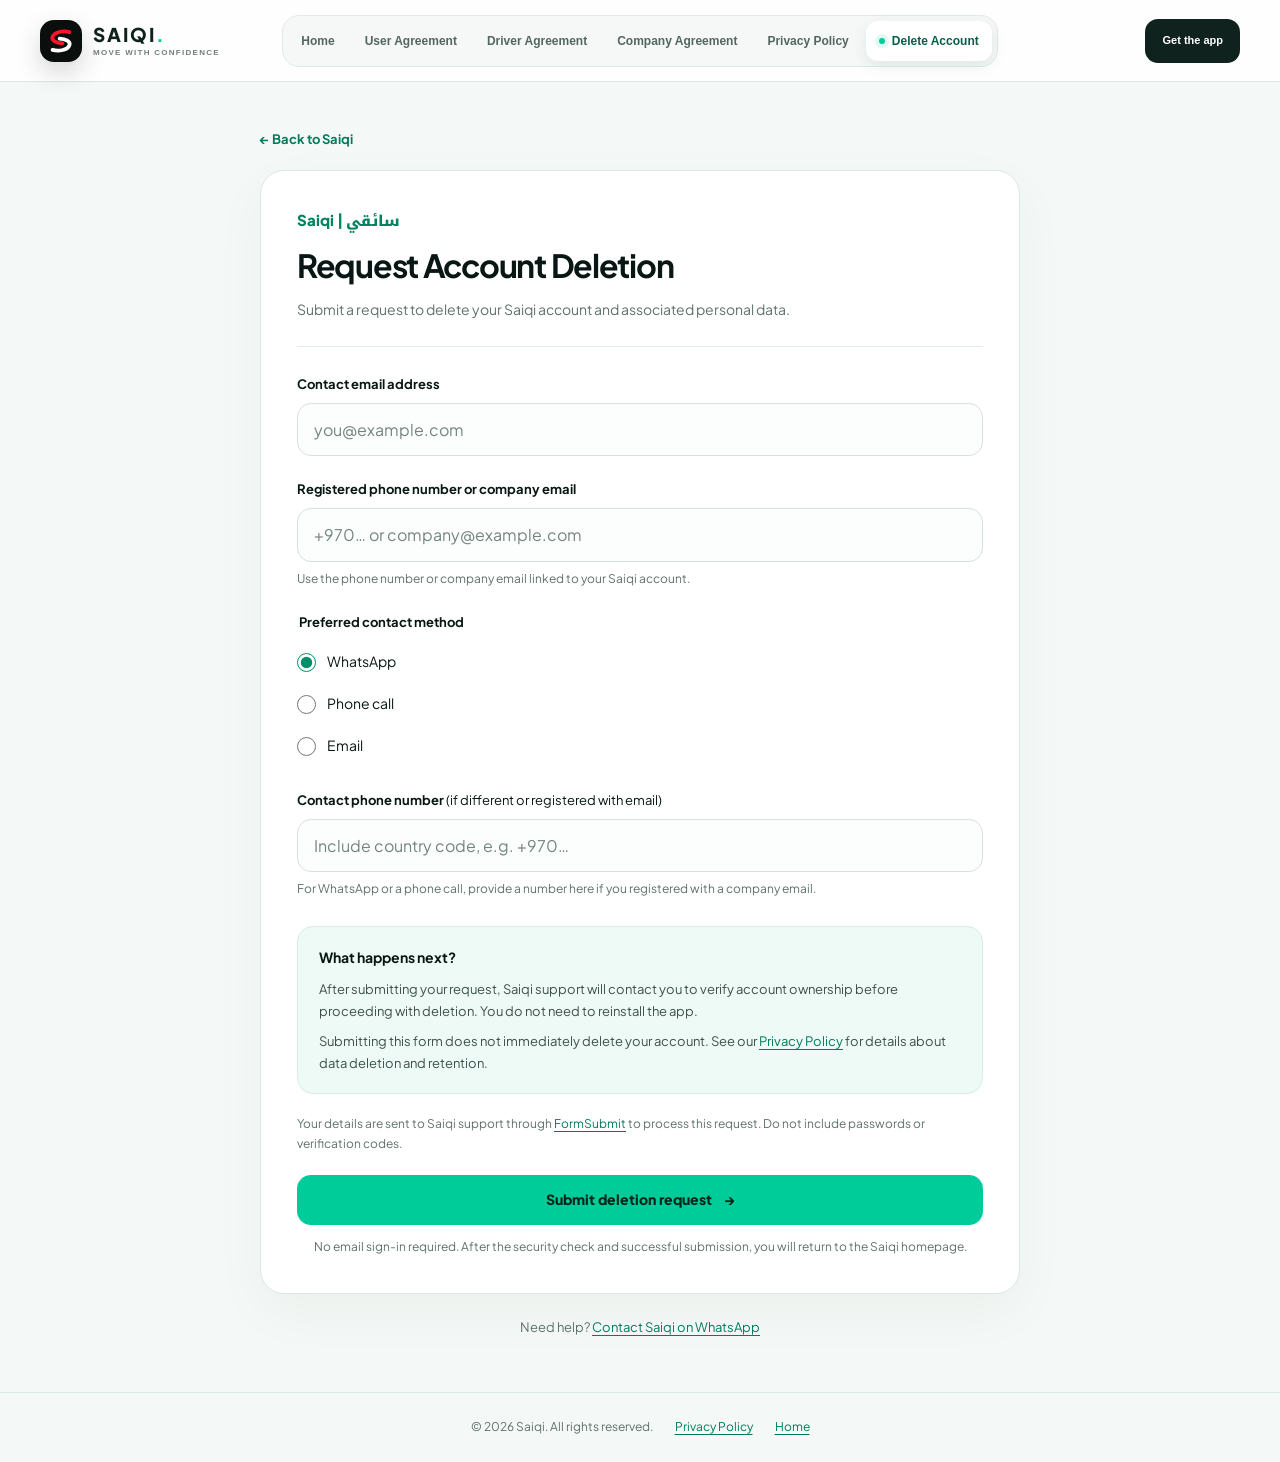
<file: delete-account.html>
<!doctype html>
<html lang="en" dir="ltr">
<head>
  <meta charset="utf-8">
  <meta name="viewport" content="width=device-width, initial-scale=1">
  <meta name="theme-color" content="#071512">
  <meta name="description" content="Request deletion of your Saiqi account and associated personal data. Saiqi support will verify account ownership before proceeding.">
  <title>Request Account Deletion | Saiqi</title>
  <link rel="icon" type="image/png" href="icon/Sicon.png">
  <link rel="stylesheet" href="site-header.css">
  <link rel="stylesheet" href="delete-account.css">
</head>
<body data-page="delete-account">
    <header class="saiqi-site-header">
      <div class="saiqi-header-inner">
        <a class="saiqi-logo" href="index.html" aria-label="Saiqi home">
          <span class="saiqi-logo-mark"><svg viewBox="0 0 64 64" aria-hidden="true"><path d="M50 13C36 9 18 13 14 23c-3 8 8 13 21 14" fill="none" stroke="#fa152b" stroke-width="8" stroke-linecap="round"/><path d="M14 51c14 4 32 0 36-10 3-8-8-13-21-14" fill="none" stroke="#fff" stroke-width="8" stroke-linecap="round"/></svg></span>
          <span class="saiqi-logo-copy"><span class="saiqi-logo-name">SAIQI<i>.</i></span><small>Move with confidence</small></span>
        </a>
        <nav class="saiqi-nav" id="saiqiNavigation" aria-label="Primary navigation">
          <a class="saiqi-nav-link" href="index.html" data-nav-page="home">Home</a>
          <a class="saiqi-nav-link" href="user-agreement.html" data-nav-page="user">User Agreement</a>
          <a class="saiqi-nav-link" href="driver-agreement.html" data-nav-page="driver">Driver Agreement</a>
          <a class="saiqi-nav-link" href="company-agreement.html" data-nav-page="company">Company Agreement</a>
          <a class="saiqi-nav-link" href="privacy.html" data-nav-page="privacy">Privacy Policy</a>
          <a class="saiqi-nav-link" href="delete-account.html" data-nav-page="delete-account">Delete Account</a>
        </nav>
        <div class="saiqi-header-actions">
          <a class="saiqi-download" href="index.html#download">Get the app</a>
          <button class="saiqi-menu-button" type="button" aria-expanded="false" aria-controls="saiqiNavigation" aria-label="Toggle navigation"><svg class="open" viewBox="0 0 24 24" fill="none" stroke="currentColor" stroke-width="2"><path d="M4 7h16M4 12h16M4 17h16"/></svg><svg class="close" viewBox="0 0 24 24" fill="none" stroke="currentColor" stroke-width="2"><path d="m6 6 12 12M18 6 6 18"/></svg></button>
        </div>
      </div>
    </header>
  <main class="deletion-main">
    <a class="back-link" href="index.html">← Back to Saiqi</a>
    <section class="deletion-card" aria-labelledby="deletion-title">
      <div class="card-heading">
        <p class="brand-label">Saiqi | <span lang="ar" dir="rtl">سائقي</span></p>
        <h1 id="deletion-title">Request Account Deletion</h1>
        <p>Submit a request to delete your Saiqi account and associated personal data.</p>
      </div>
      <form action="https://formsubmit.co/d4cc9e707a69fe043bd7a2a561976d93" method="POST" accept-charset="UTF-8">
        <input type="hidden" name="_subject" value="Saiqi — Account deletion request">
        <input type="hidden" name="_template" value="table">
        <input type="hidden" name="_next" value="https://ahmadamoos.github.io/Saiqi/">
        <input type="hidden" name="Request type" value="Account and associated personal data deletion; ownership verification required">
        <div class="honeypot" aria-hidden="true"><label for="website">Leave this field empty</label><input id="website" name="_honey" type="text" tabindex="-1" autocomplete="off"></div>
        <div class="field">
          <label for="contact-email">Contact email address</label>
          <input id="contact-email" name="email" type="email" placeholder="you@example.com" autocomplete="email" maxlength="254" required>
        </div>
        <div class="field">
          <label for="account">Registered phone number or company email</label>
          <input id="account" name="Registered phone number or company email" type="text" placeholder="+970… or company@example.com" maxlength="254" required aria-describedby="account-hint">
          <p class="hint" id="account-hint">Use the phone number or company email linked to your Saiqi account.</p>
        </div>
        <fieldset>
          <legend>Preferred contact method</legend>
          <label class="radio"><input type="radio" name="Preferred contact method" value="WhatsApp" checked> WhatsApp</label>
          <label class="radio"><input type="radio" name="Preferred contact method" value="Phone call"> Phone call</label>
          <label class="radio"><input type="radio" name="Preferred contact method" value="Email"> Email</label>
        </fieldset>
        <div class="field" id="phone-field">
          <label for="contact-phone">Contact phone number <span class="optional">(if different or registered with email)</span></label>
          <input id="contact-phone" name="Contact phone number" type="tel" placeholder="Include country code, e.g. +970…" autocomplete="tel" maxlength="30" aria-describedby="phone-hint">
          <p class="hint" id="phone-hint">For WhatsApp or a phone call, provide a number here if you registered with a company email.</p>
        </div>
        <aside class="verification-note">
          <strong>What happens next?</strong>
          <p>After submitting your request, Saiqi support will contact you to verify account ownership before proceeding with deletion. You do not need to reinstall the app.</p>
          <p>Submitting this form does not immediately delete your account. See our <a href="privacy.html">Privacy Policy</a> for details about data deletion and retention.</p>
        </aside>
        <p class="privacy-note">Your details are sent to Saiqi support through <a href="https://formsubmit.co/privacy.pdf" target="_blank" rel="noopener noreferrer">FormSubmit</a> to process this request. Do not include passwords or verification codes.</p>
        <button class="submit-button" type="submit">Submit deletion request <span aria-hidden="true">→</span></button>
        <p class="hint submit-hint">No email sign-in required. After the security check and successful submission, you will return to the Saiqi homepage.</p>
      </form>
    </section>
    <p class="support-note">Need help? <a href="https://wa.me/972598846632">Contact Saiqi on WhatsApp</a></p>
  </main>
  <footer class="deletion-footer"><span>© 2026 Saiqi. All rights reserved.</span><a href="privacy.html">Privacy Policy</a><a href="index.html">Home</a></footer>
  <script src="site-header.js"></script>
  <script src="delete-account.js"></script>
</body>
</html>
</file>
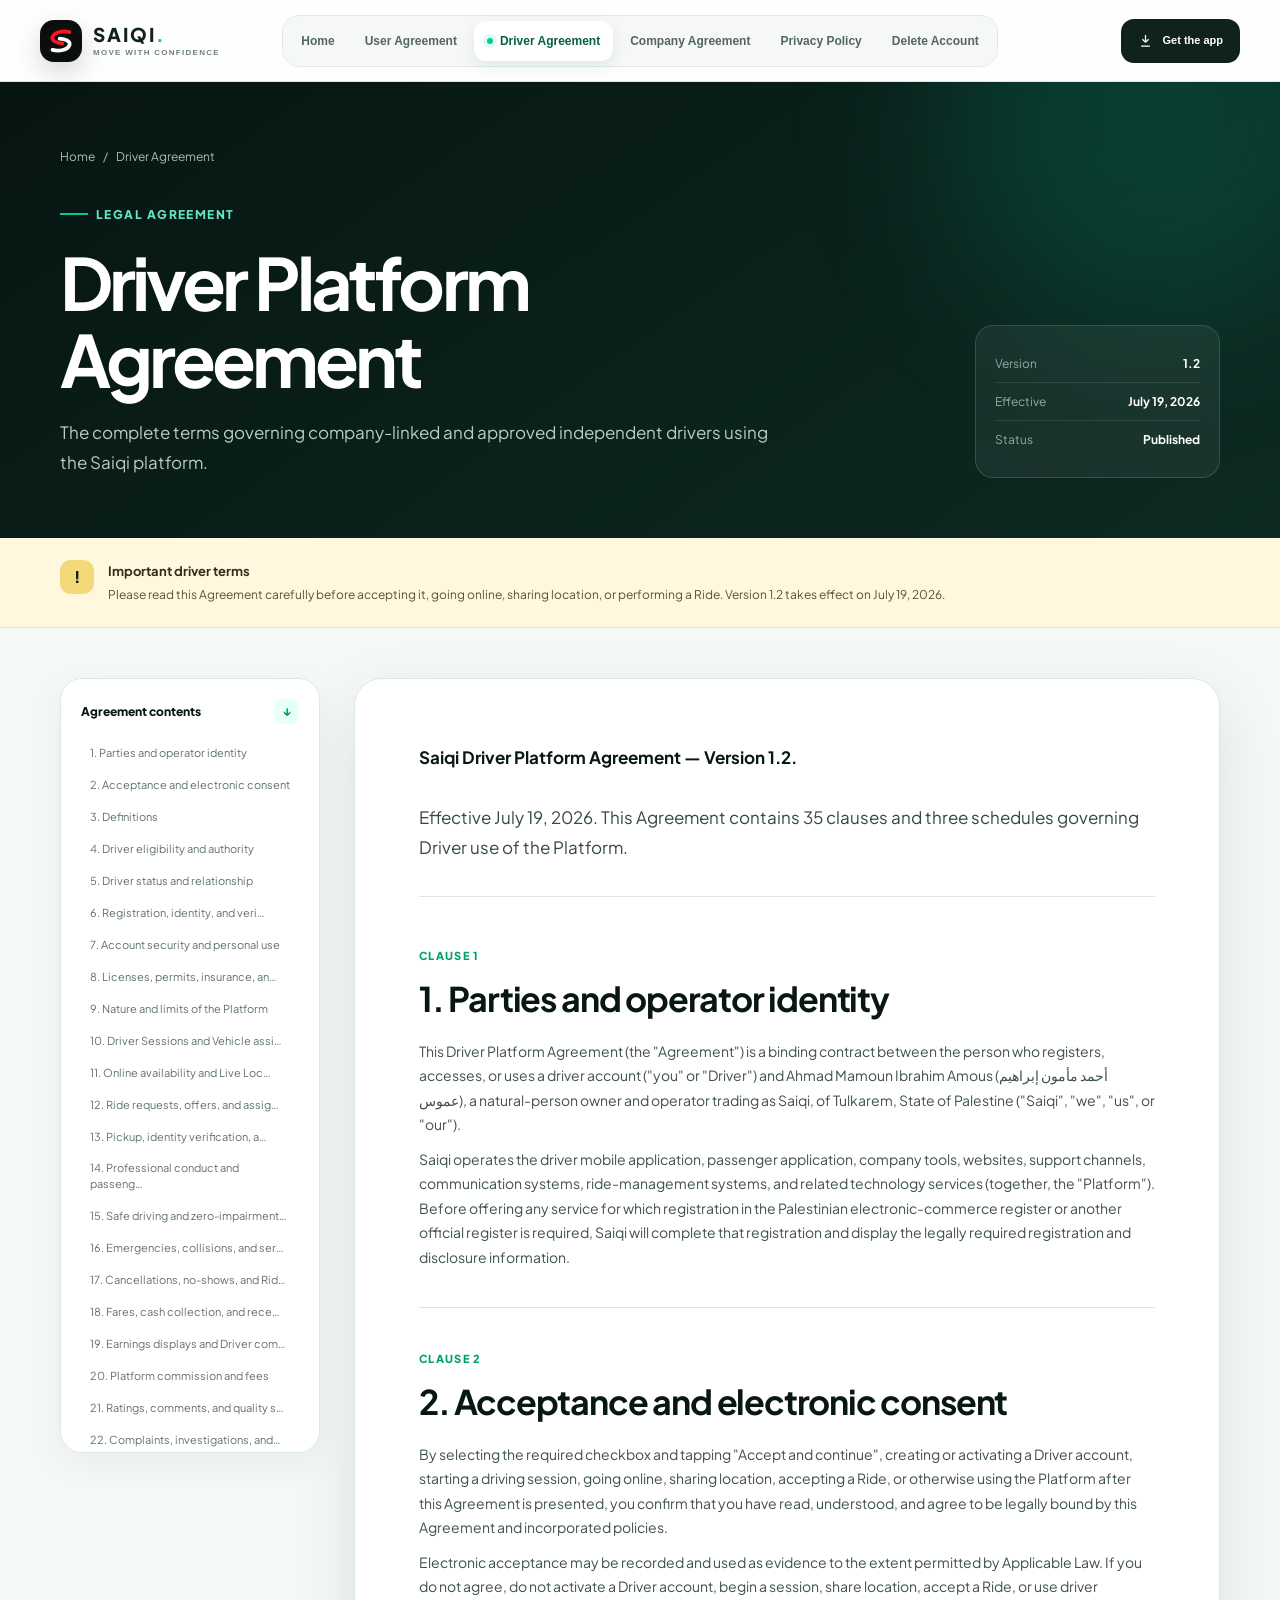
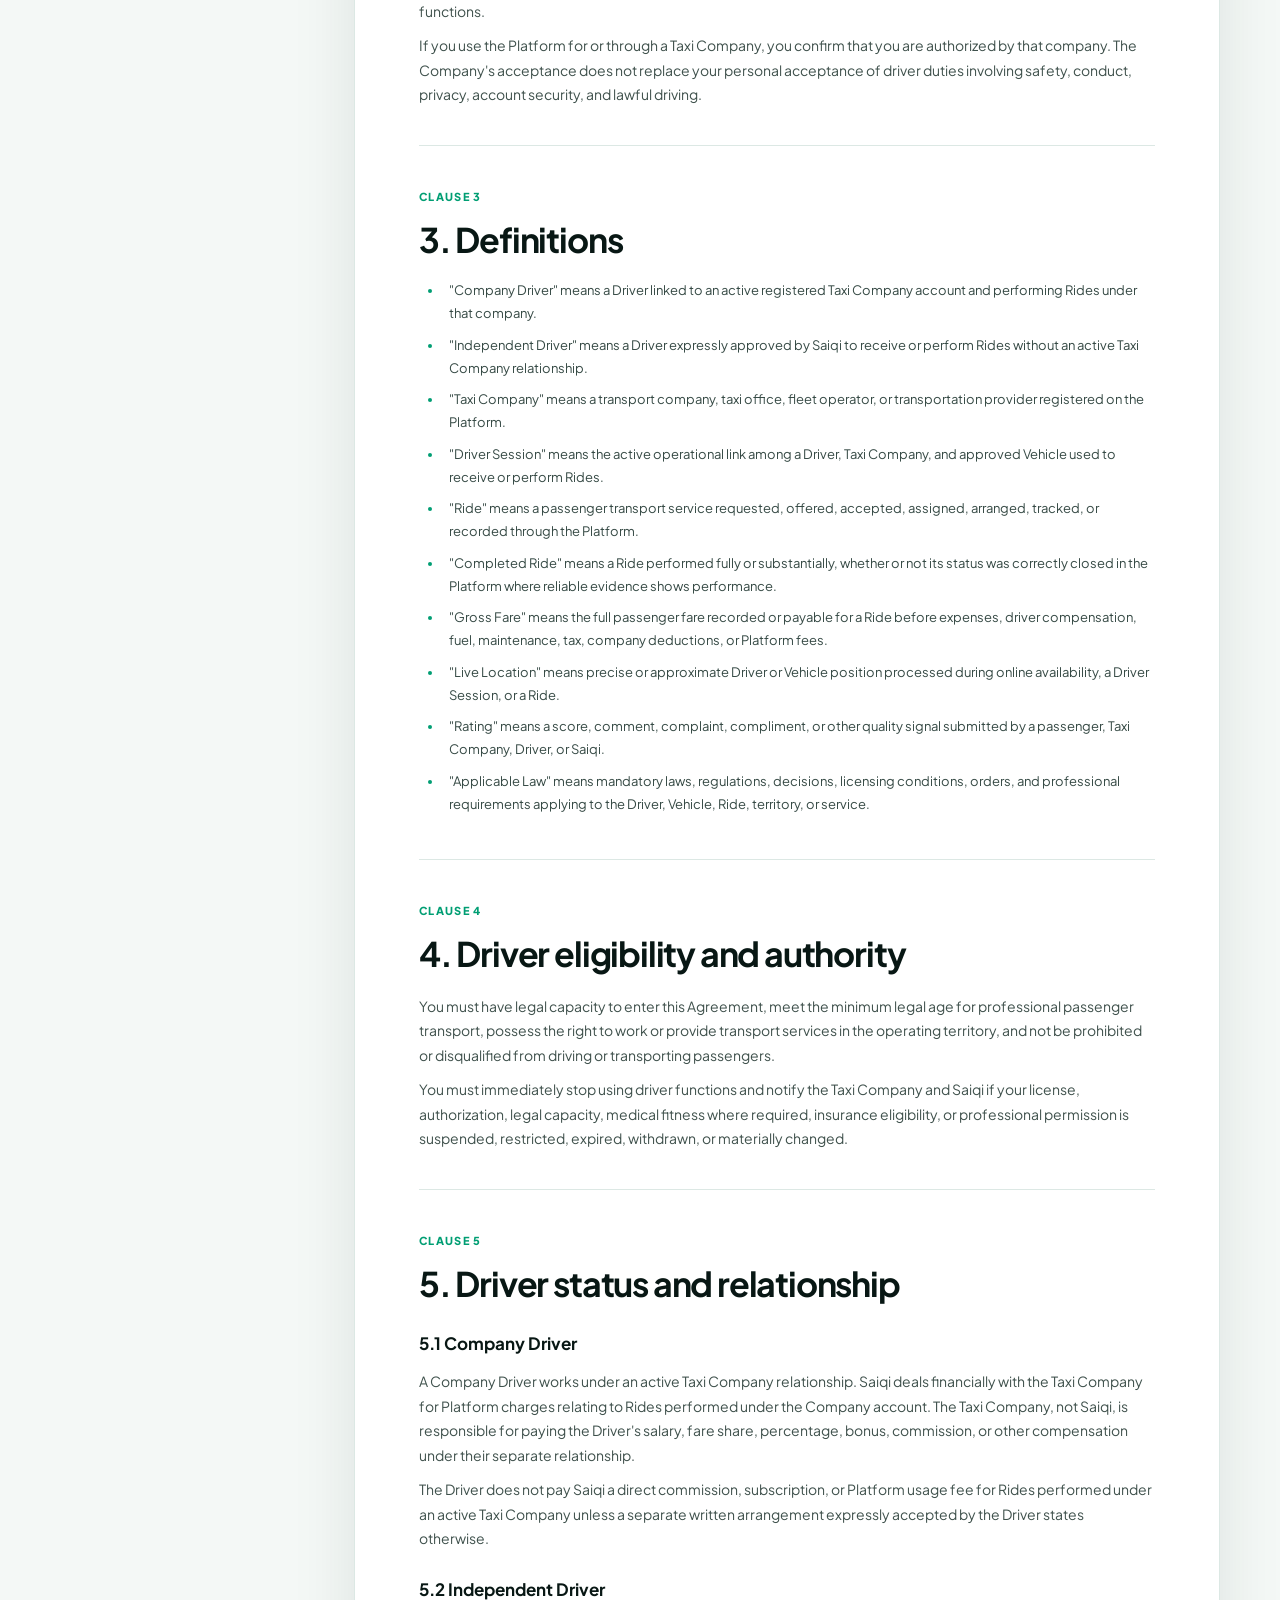
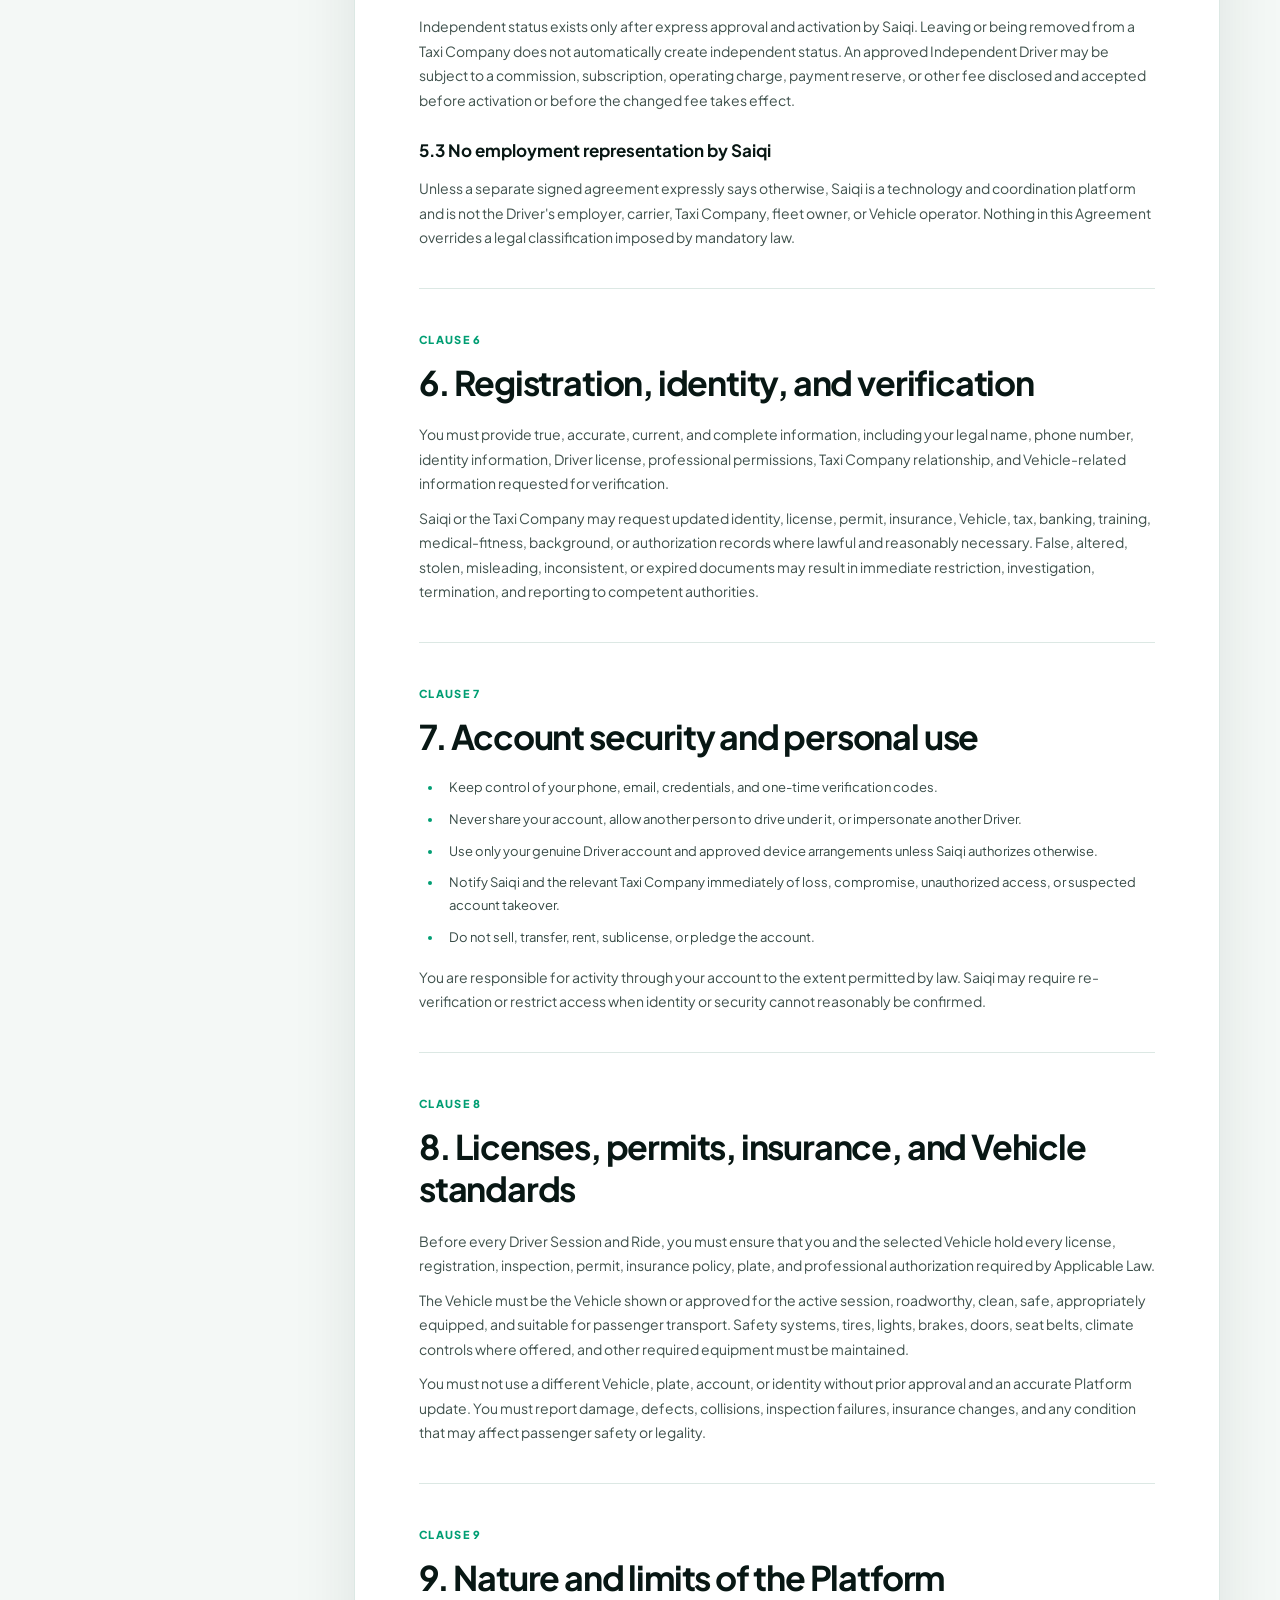
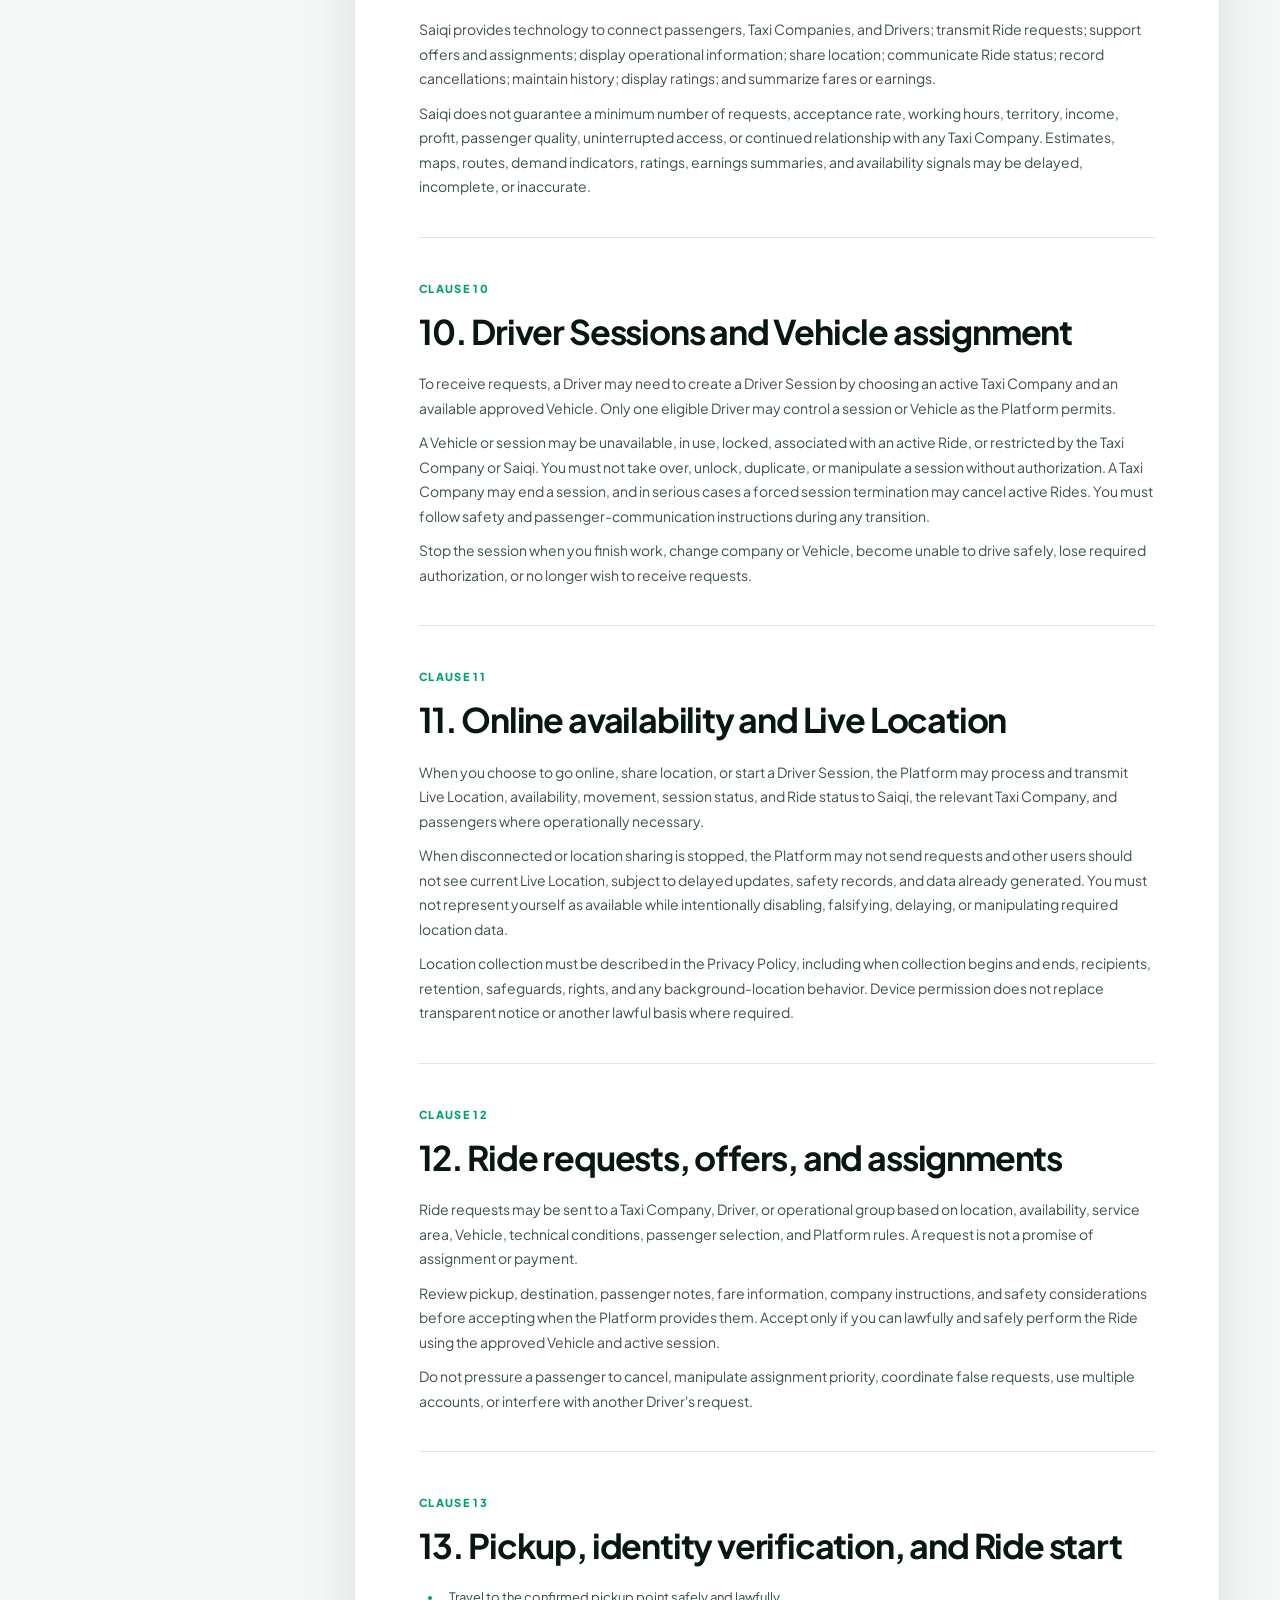
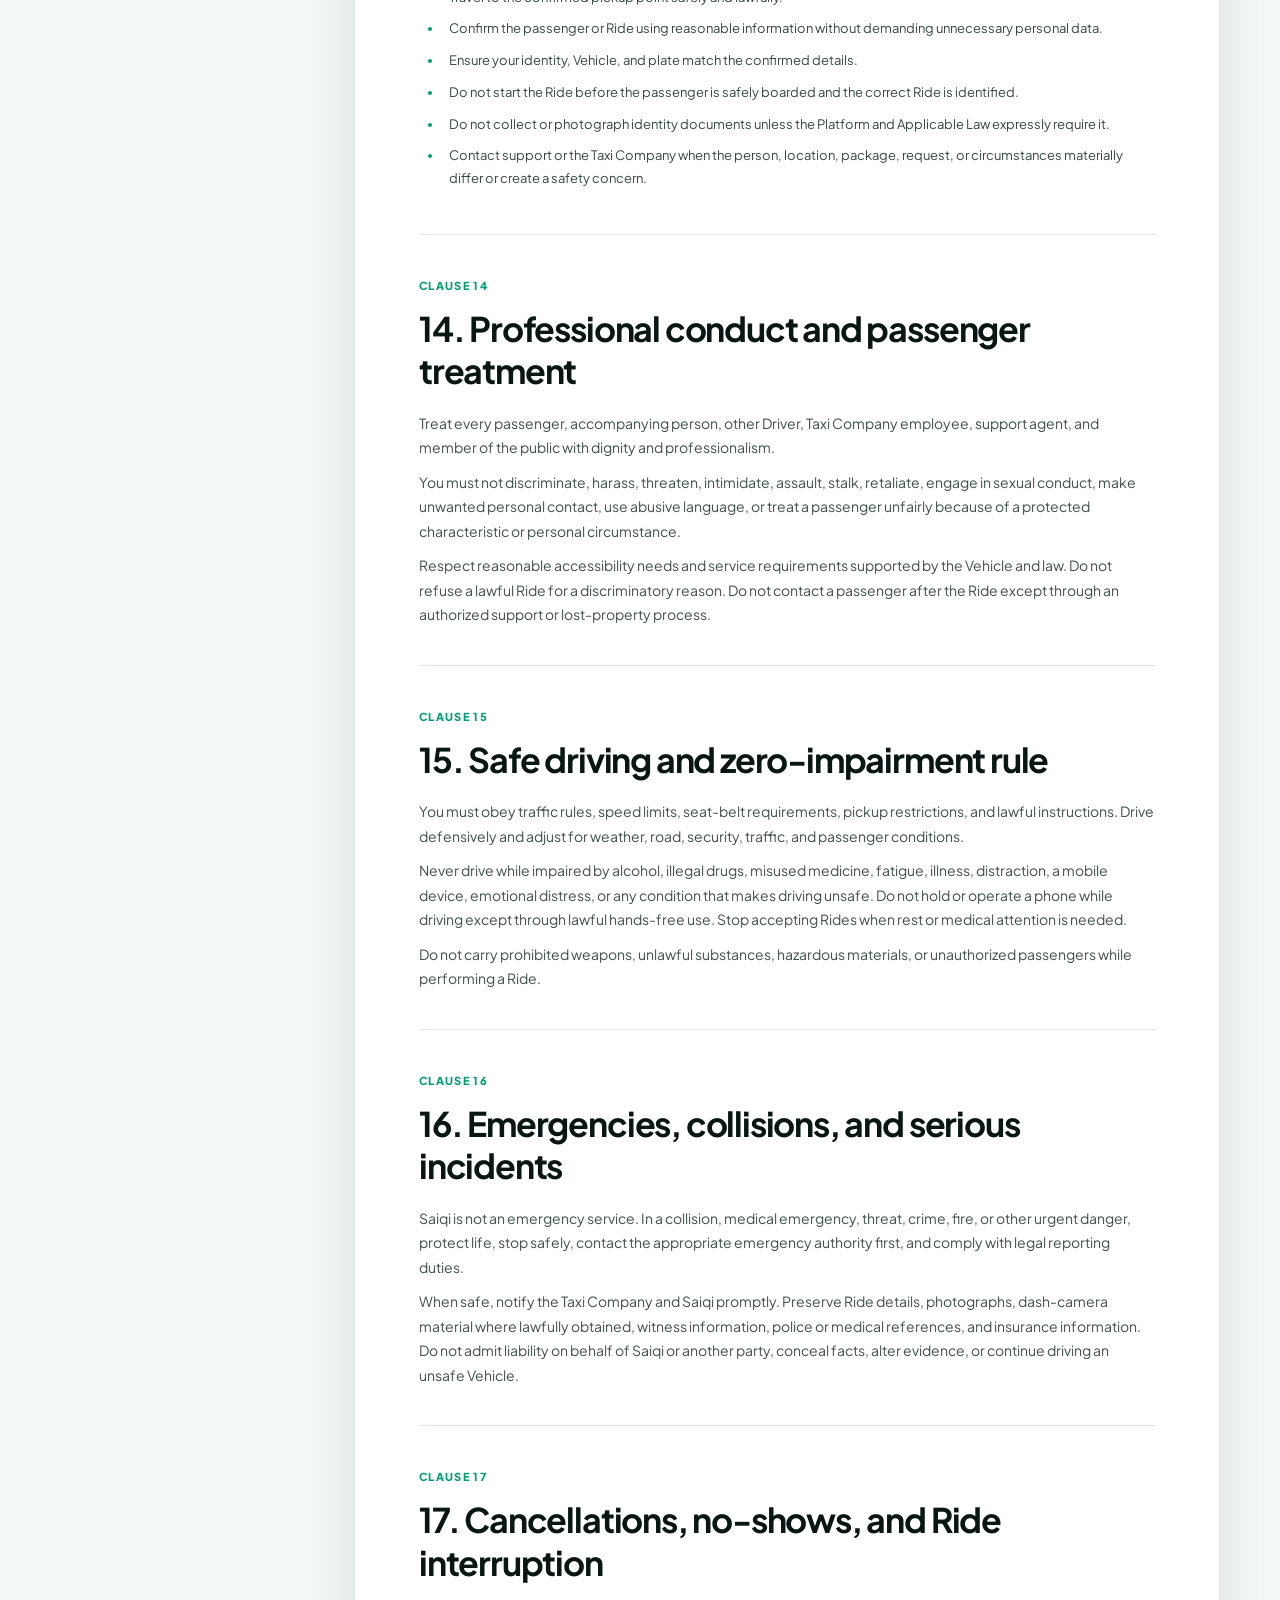
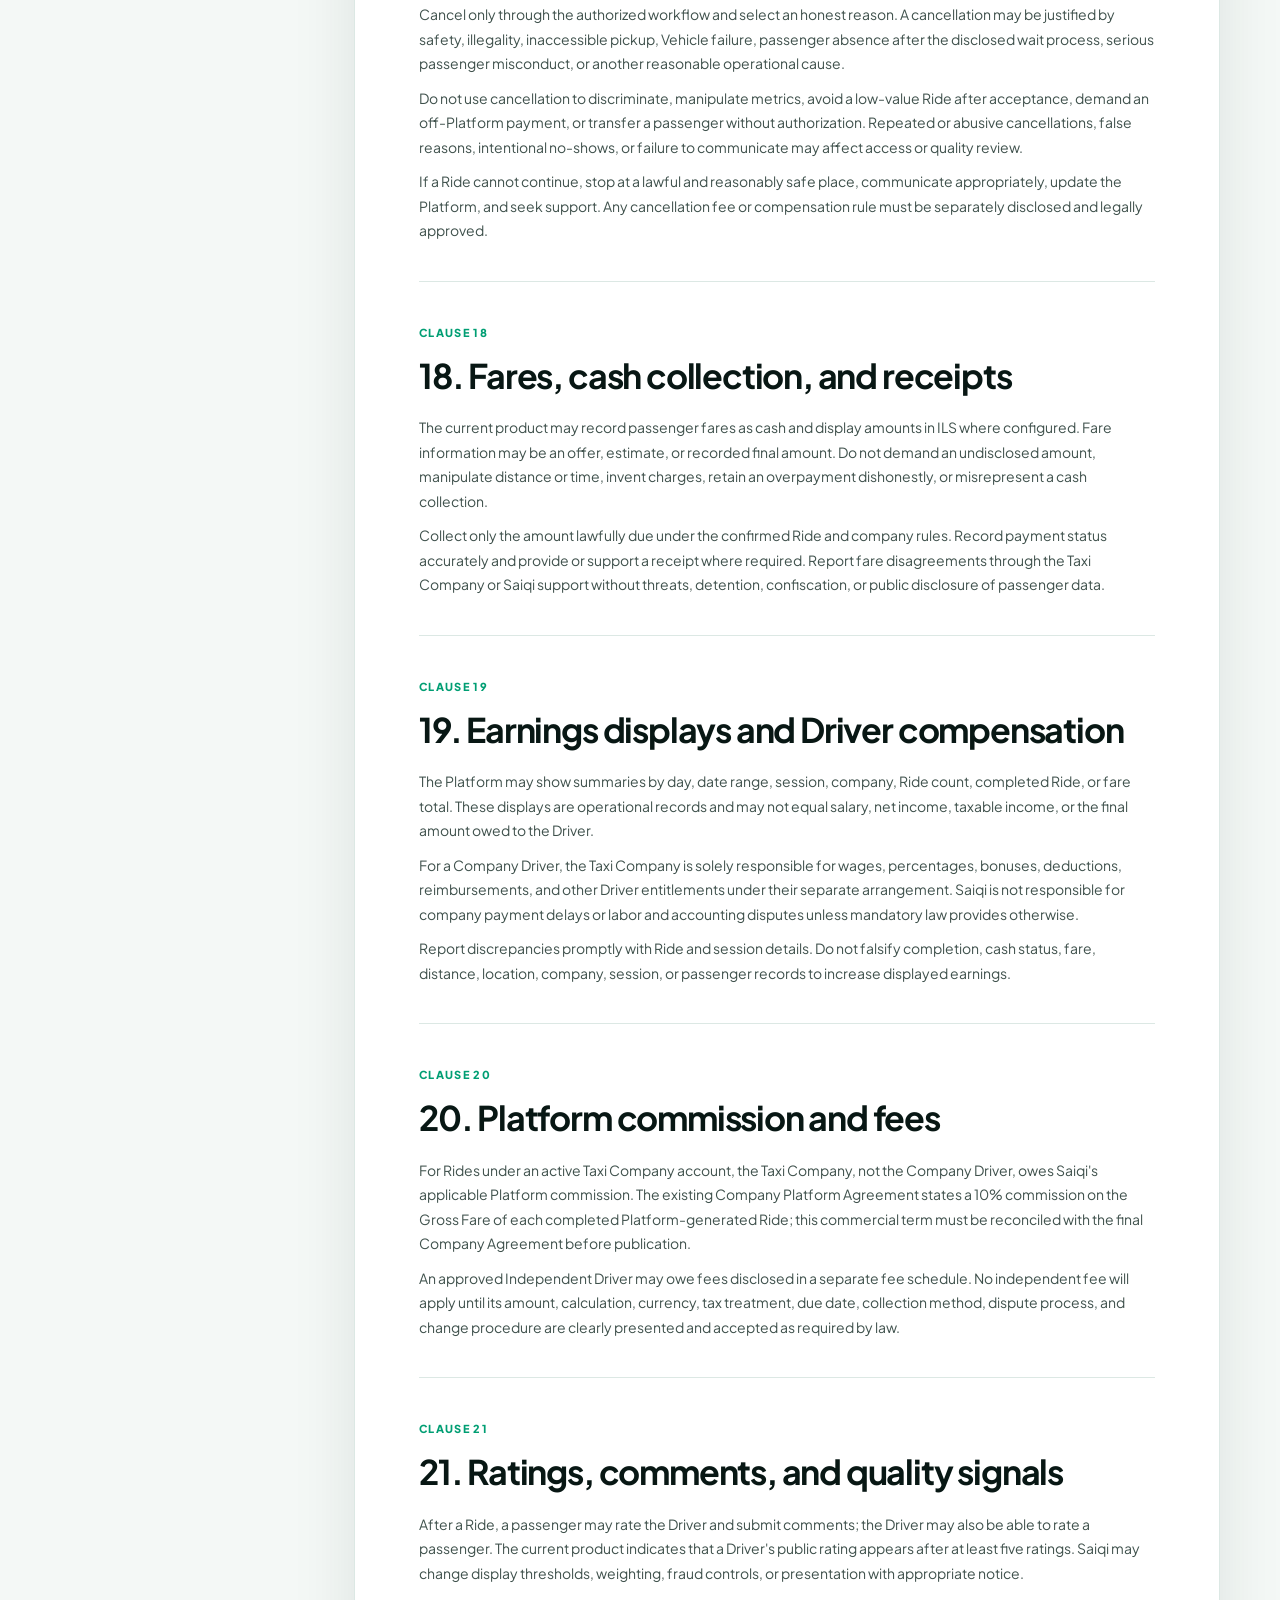
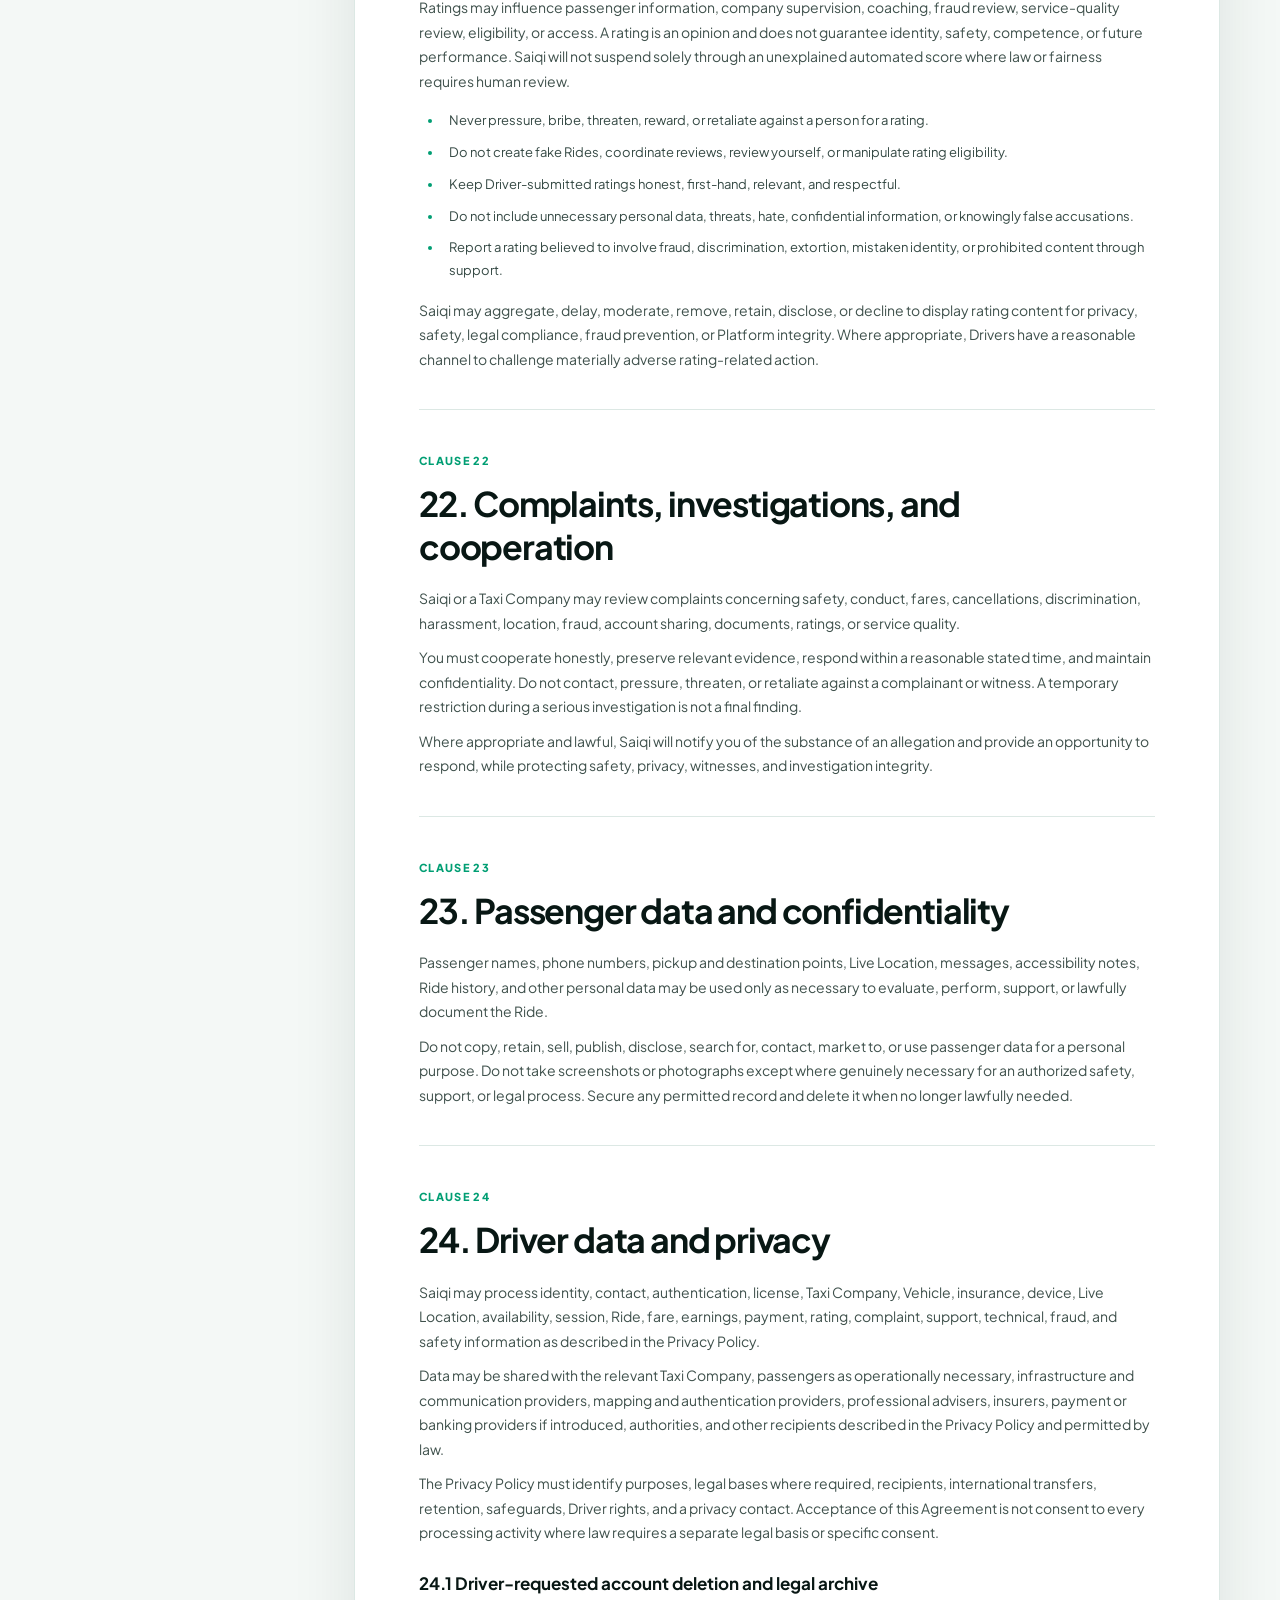
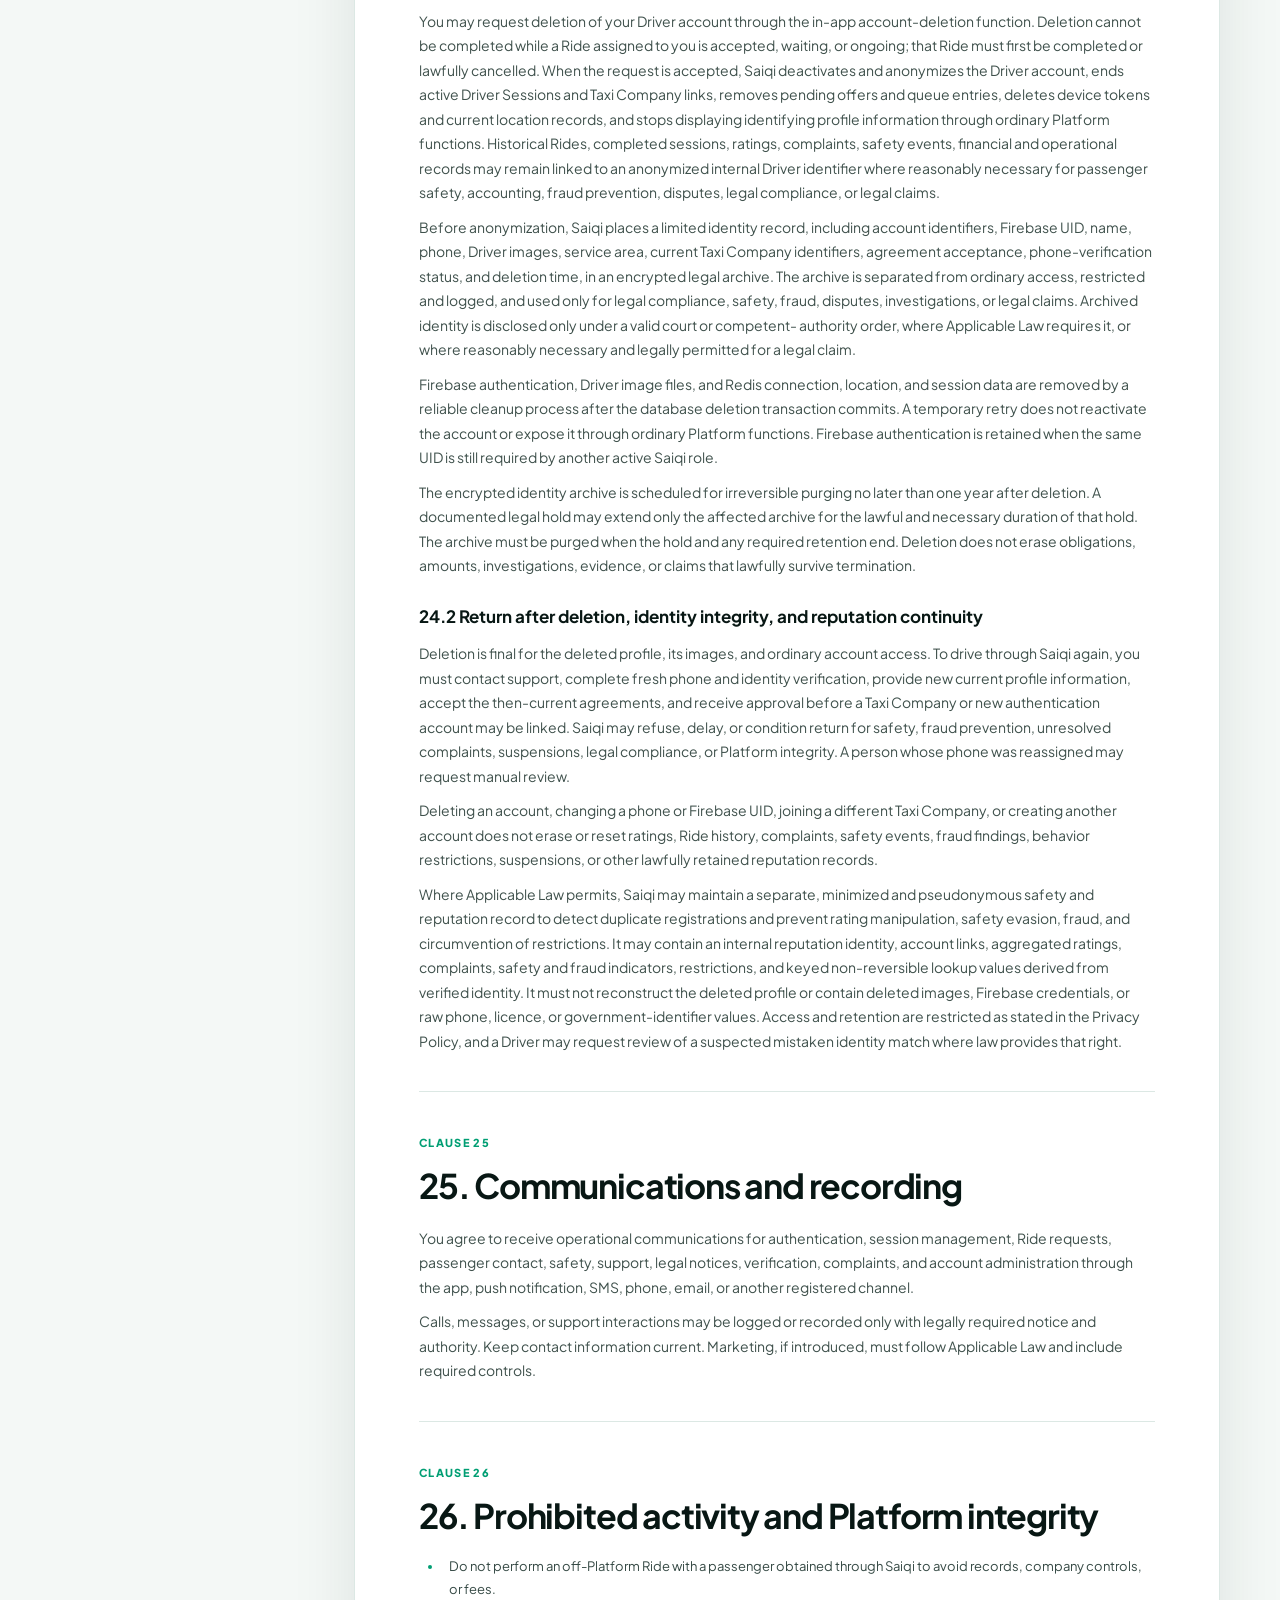
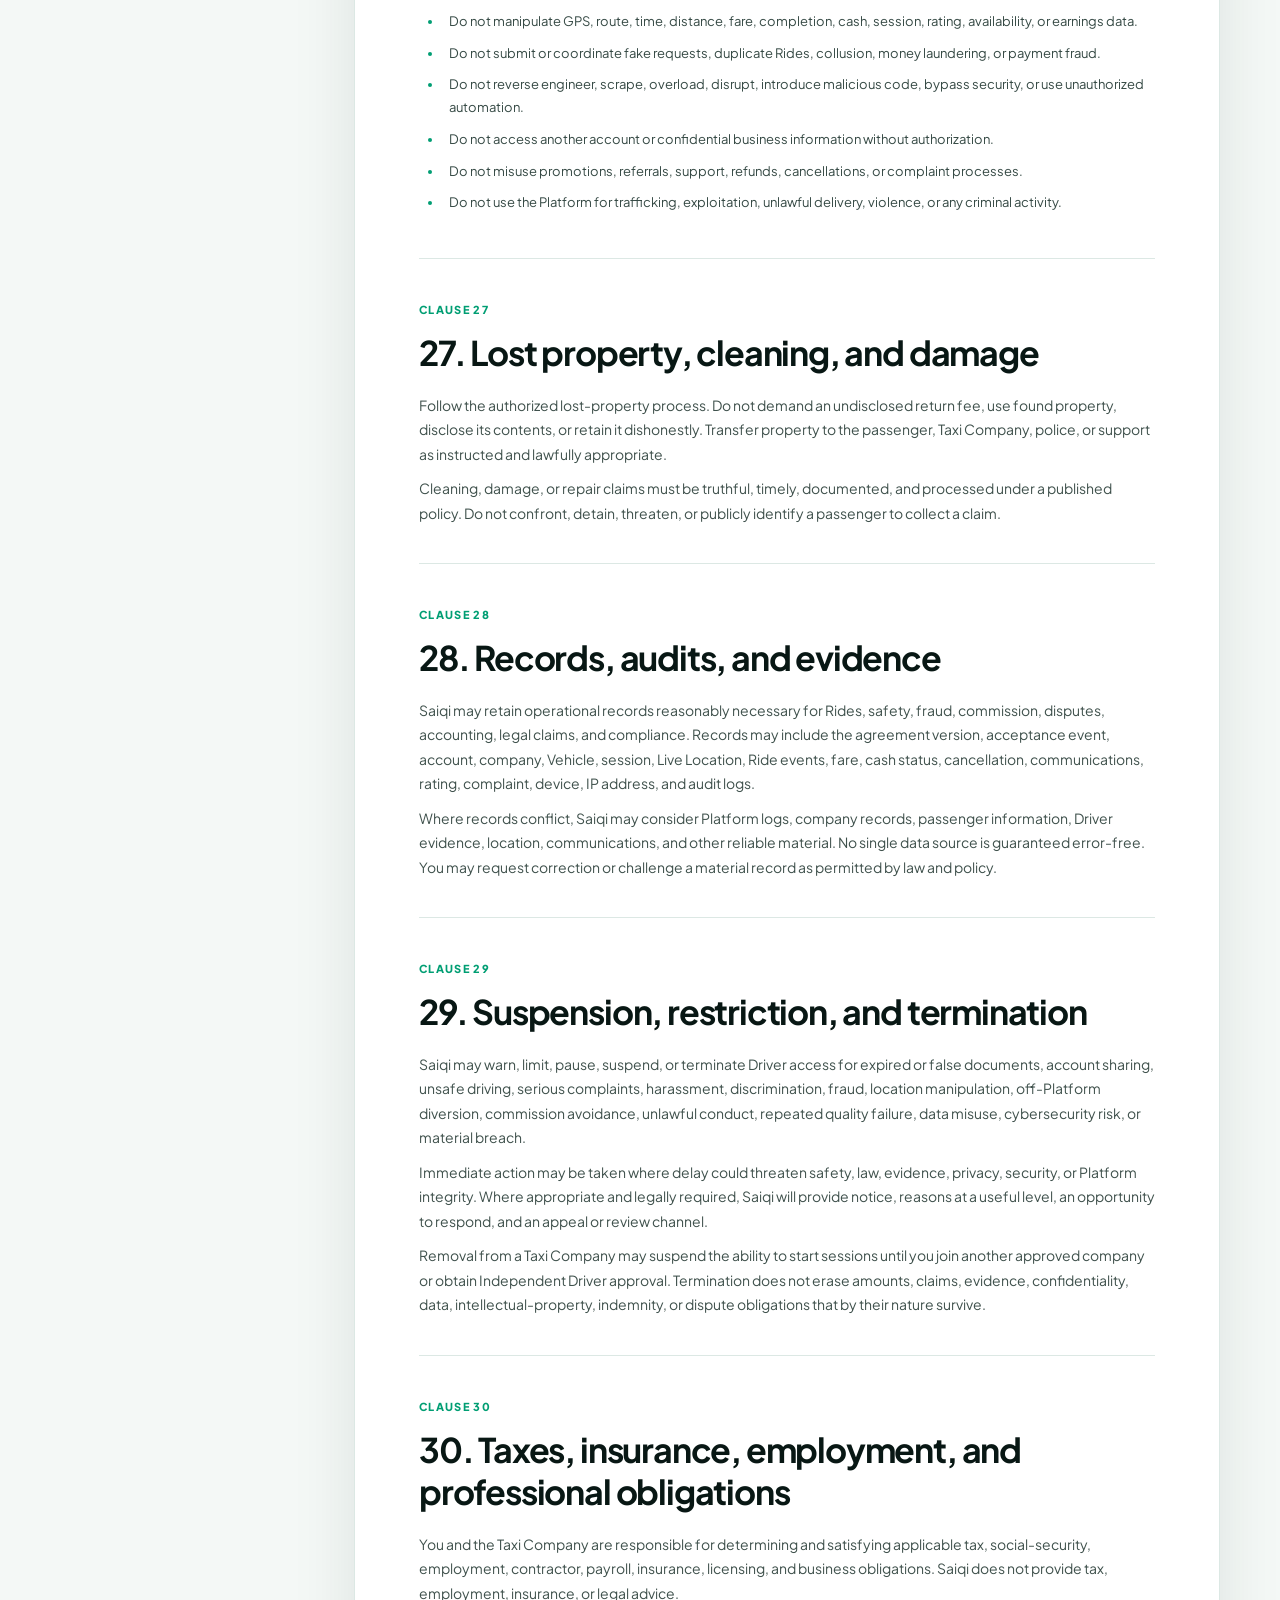
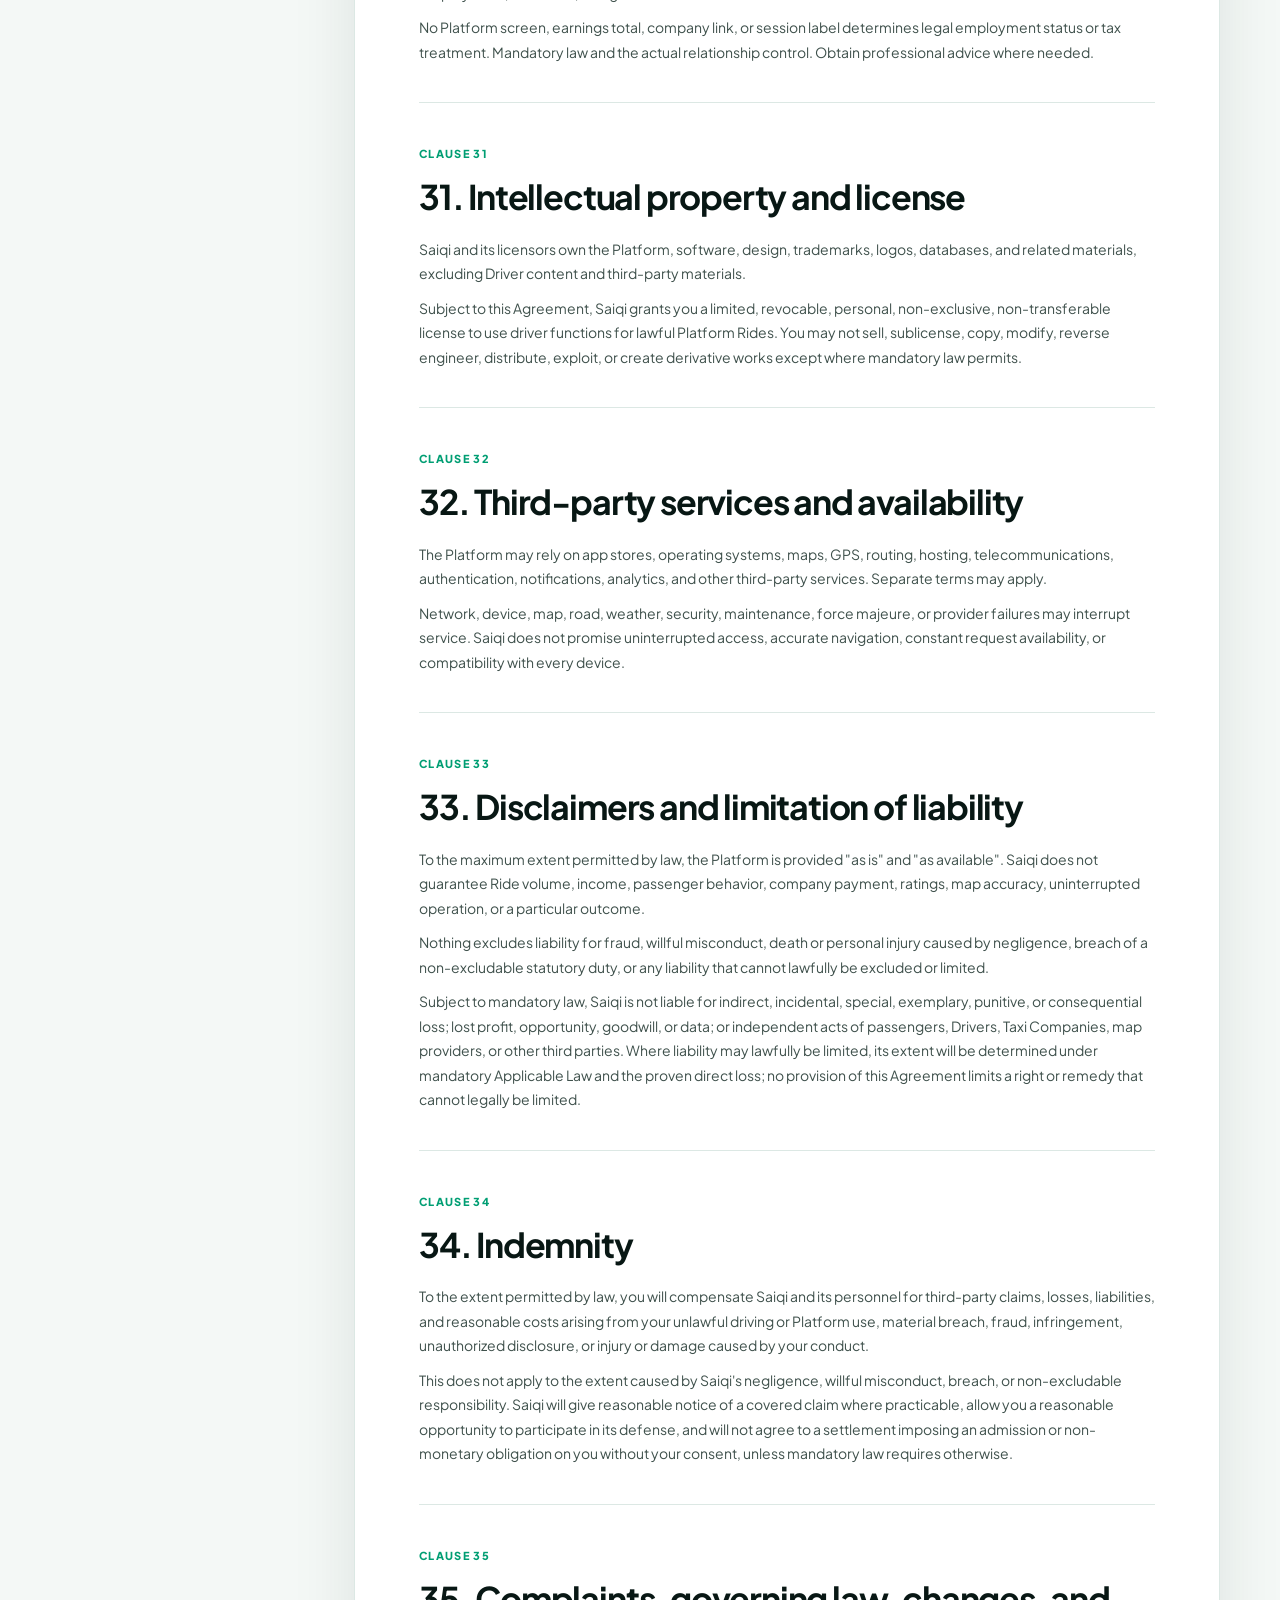
<file: driver-agreement.html>
<!doctype html>
<html lang="en" dir="ltr">
  <head>
    <meta charset="utf-8" />
    <meta name="viewport" content="width=device-width, initial-scale=1" />
    <meta name="theme-color" content="#071512" />
    <meta
      name="description"
      content="Saiqi Driver Platform Agreement Version 1.2 for company-linked and approved independent drivers."
    />
    <link rel="icon" type="image/png" href="icon/Sicon.png" />
    <link rel="apple-touch-icon" href="icon/Sicon.png" />
    <title>Driver Agreement | Saiqi</title>
    <style>
      @import url("https://fonts.googleapis.com/css2?family=Plus+Jakarta+Sans:wght@400;500;600;700;800&display=swap");
      :root {
        --green: #00cc99;
        --green-dark: #009e73;
        --mint: #e8fff8;
        --ink: #081714;
        --muted: #60716c;
        --line: #dce8e4;
        --soft: #f4f8f6;
        --paper: #fff;
        --warning: #fff8df;
        --radius: 22px;
        --shadow: 0 24px 65px rgba(2, 44, 33, 0.1);
      }
      * {
        box-sizing: border-box;
      }
      html {
        scroll-behavior: smooth;
        scroll-padding-top: 105px;
      }
      body {
        margin: 0;
        background: var(--soft);
        color: var(--ink);
        font-family: "Plus Jakarta Sans", Arial, sans-serif;
        line-height: 1.75;
        -webkit-font-smoothing: antialiased;
      }
      a {
        color: inherit;
        text-decoration: none;
      }
      button {
        font: inherit;
      }
      .container {
        width: min(1160px, calc(100% - 40px));
        margin-inline: auto;
      }
      .header {
        height: 78px;
        position: fixed;
        inset: 0 0 auto;
        z-index: 50;
        background: rgba(255, 255, 255, 0.9);
        border-bottom: 1px solid rgba(220, 232, 228, 0.85);
        backdrop-filter: blur(18px);
      }
      .header-inner {
        height: 100%;
        display: flex;
        align-items: center;
        justify-content: space-between;
        gap: 24px;
      }
      .brand {
        display: flex;
        align-items: center;
        gap: 11px;
      }
      .brand-mark {
        width: 40px;
        height: 40px;
        background: #080b0a;
        border-radius: 13px;
        display: grid;
        place-items: center;
        box-shadow: 0 9px 24px rgba(0, 0, 0, 0.14);
      }
      .brand-mark svg {
        width: 29px;
        height: 29px;
      }
      .brand-name {
        font-weight: 800;
        font-size: 20px;
        letter-spacing: 0.12em;
      }
      .brand-name i {
        font-style: normal;
        color: var(--green);
      }
      .header-links {
        display: flex;
        align-items: center;
        gap: 12px;
      }
      .back-link {
        display: inline-flex;
        align-items: center;
        gap: 8px;
        font-size: 13px;
        font-weight: 700;
        padding: 10px 14px;
        border-radius: 12px;
        background: var(--soft);
      }
      .support-link {
        display: inline-flex;
        align-items: center;
        gap: 8px;
        font-size: 13px;
        font-weight: 800;
        padding: 10px 17px;
        border-radius: 12px;
        background: var(--ink);
        color: white;
      }
      .hero {
        padding: 142px 0 60px;
        background: linear-gradient(145deg, #071512 0%, #0d2a22 100%);
        color: white;
        position: relative;
        overflow: hidden;
      }
      .hero:before {
        content: "";
        position: absolute;
        width: 420px;
        height: 420px;
        border-radius: 50%;
        background: rgba(0, 204, 153, 0.16);
        filter: blur(75px);
        inset: -180px -80px auto auto;
      }
      .breadcrumbs {
        display: flex;
        gap: 8px;
        align-items: center;
        color: #a8bbb5;
        font-size: 12px;
        margin-bottom: 28px;
      }
      .breadcrumbs a:hover {
        color: var(--green);
      }
      .hero-grid {
        display: grid;
        grid-template-columns: 1fr auto;
        align-items: end;
        gap: 40px;
        position: relative;
      }
      .kicker {
        display: inline-flex;
        align-items: center;
        gap: 8px;
        color: #63e5bf;
        font-size: 12px;
        font-weight: 800;
        text-transform: uppercase;
        letter-spacing: 0.12em;
      }
      .kicker:before {
        content: "";
        width: 28px;
        height: 2px;
        background: var(--green);
      }
      h1 {
        font-size: clamp(42px, 6vw, 72px);
        line-height: 1.08;
        letter-spacing: -0.055em;
        margin: 18px 0 20px;
      }
      .hero-copy p {
        max-width: 720px;
        color: #b8cbc5;
        font-size: 17px;
        margin: 0;
      }
      .meta-card {
        min-width: 245px;
        border: 1px solid rgba(255, 255, 255, 0.14);
        border-radius: 18px;
        padding: 19px;
        background: rgba(255, 255, 255, 0.06);
        backdrop-filter: blur(10px);
      }
      .meta-row {
        display: flex;
        align-items: center;
        justify-content: space-between;
        gap: 20px;
        padding: 8px 0;
        font-size: 12px;
      }
      .meta-row + .meta-row {
        border-top: 1px solid rgba(255, 255, 255, 0.1);
      }
      .meta-row span {
        color: #94aaa3;
      }
      .meta-row strong {
        color: white;
      }
      .notice {
        padding: 22px 0;
        background: var(--warning);
        border-bottom: 1px solid #efe1aa;
      }
      .notice-inner {
        display: flex;
        align-items: flex-start;
        gap: 14px;
      }
      .notice-icon {
        width: 34px;
        height: 34px;
        min-width: 34px;
        border-radius: 11px;
        background: #f3d977;
        display: grid;
        place-items: center;
        font-weight: 800;
      }
      .notice p {
        margin: 0;
        font-size: 12px;
        color: #5d522c;
      }
      .notice strong {
        display: block;
        color: #332d18;
        font-size: 13px;
        margin-bottom: 2px;
      }
      .page-grid {
        display: grid;
        grid-template-columns: 260px minmax(0, 1fr);
        gap: 34px;
        align-items: start;
        padding: 50px 0 90px;
      }
      .toc {
        position: sticky;
        top: 106px;
        max-height: calc(100vh - 125px);
        overflow: auto;
        background: white;
        border: 1px solid var(--line);
        border-radius: var(--radius);
        padding: 20px;
        box-shadow: 0 10px 35px rgba(2, 44, 33, 0.05);
        scrollbar-width: thin;
        scrollbar-color: #b7d8ce transparent;
      }
      .toc-title {
        display: flex;
        align-items: center;
        justify-content: space-between;
        font-size: 12px;
        font-weight: 800;
        margin-bottom: 13px;
      }
      .toc-title span {
        width: 25px;
        height: 25px;
        border-radius: 8px;
        background: var(--mint);
        color: var(--green-dark);
        display: grid;
        place-items: center;
      }
      .toc nav {
        display: grid;
      }
      .toc a {
        font-size: 11px;
        color: var(--muted);
        padding: 8px 9px;
        border-radius: 9px;
        line-height: 1.45;
      }
      .toc a:hover {
        background: var(--mint);
        color: var(--green-dark);
      }
      .toc .toc-contact {
        margin-top: 14px;
        border-top: 1px solid var(--line);
        padding-top: 15px;
        color: var(--ink);
        font-weight: 700;
      }
      .agreement {
        background: white;
        border: 1px solid var(--line);
        border-radius: 28px;
        padding: clamp(28px, 5vw, 64px);
        box-shadow: var(--shadow);
      }
      .agreement-intro {
        font-size: 17px;
        color: #344943;
        border-bottom: 1px solid var(--line);
        padding-bottom: 34px;
        margin-bottom: 8px;
      }
      .source-download {
        color: var(--green-dark);
        font-weight: 800;
        text-decoration: underline;
        text-underline-offset: 3px;
      }
      .draft-section {
        background: #fffdf5;
        margin-inline: calc(clamp(28px, 5vw, 64px) * -0.28);
        padding-inline: calc(clamp(28px, 5vw, 64px) * 0.28) !important;
      }
      .schedule-section {
        scroll-margin-top: 105px;
      }
      .acceptance-quote {
        border-left: 4px solid var(--green);
        background: var(--mint);
        border-radius: 0 14px 14px 0;
        padding: 18px 20px !important;
        color: #173e34 !important;
        font-weight: 500;
      }
      .agreement-intro strong {
        color: var(--ink);
      }
      .agreement section {
        padding: 35px 0 28px;
        border-bottom: 1px solid var(--line);
      }
      .agreement section:last-of-type {
        border-bottom: 0;
      }
      .section-number {
        font:
          800 11px/1 "Plus Jakarta Sans",
          sans-serif;
        color: var(--green-dark);
        text-transform: uppercase;
        letter-spacing: 0.12em;
      }
      .agreement h2 {
        font-size: clamp(25px, 3vw, 34px);
        line-height: 1.25;
        letter-spacing: -0.035em;
        margin: 10px 0 18px;
      }
      .agreement h3 {
        font-size: 17px;
        margin: 24px 0 9px;
      }
      .agreement p {
        font-size: 14px;
        color: #3f514c;
        margin: 10px 0;
      }
      .agreement ol,
      .agreement ul {
        padding-left: 24px;
        margin: 16px 0;
        display: grid;
        gap: 9px;
      }
      .agreement li {
        font-size: 13px;
        color: #354944;
        padding-left: 6px;
      }
      .agreement li::marker {
        color: var(--green-dark);
        font-weight: 800;
      }
      .status-grid {
        display: grid;
        grid-template-columns: 1fr 1fr;
        gap: 14px;
        margin: 22px 0;
      }
      .status-card {
        border: 1px solid var(--line);
        border-radius: 17px;
        padding: 20px;
        background: #fbfdfc;
      }
      .status-card.featured {
        border-color: #aeeedb;
        background: var(--mint);
      }
      .status-label {
        display: inline-flex;
        padding: 5px 9px;
        border-radius: 99px;
        background: white;
        color: var(--green-dark);
        font-size: 9px;
        font-weight: 800;
        text-transform: uppercase;
        letter-spacing: 0.08em;
      }
      .status-card h3 {
        margin: 13px 0 5px;
      }
      .status-card p {
        font-size: 12px;
        margin: 0;
      }
      .callout {
        border-radius: 18px;
        padding: 22px 24px;
        margin: 22px 0;
        background: var(--ink);
        color: white;
      }
      .callout span {
        display: block;
        color: #68e7c2;
        text-transform: uppercase;
        letter-spacing: 0.1em;
        font-size: 9px;
        font-weight: 800;
      }
      .callout h3 {
        font-size: 19px;
        margin: 8px 0;
      }
      .callout p {
        color: #bdcec9;
        font-size: 13px;
      }
      .danger-list {
        background: #fff5f5;
        border: 1px solid #f5d3d3;
        border-radius: 17px;
        padding: 20px 24px;
        margin-top: 18px;
      }
      .danger-list li::marker {
        color: #c84646;
      }
      .acknowledgement {
        margin-top: 38px;
        border-radius: 22px;
        background: var(--mint);
        border: 1px solid #bceedd;
        padding: 28px;
      }
      .acknowledgement h2 {
        font-size: 24px;
      }
      .ack-row {
        display: flex;
        gap: 12px;
        align-items: flex-start;
        margin: 13px 0;
        color: #26443c;
        font-size: 13px;
      }
      .check {
        width: 23px;
        height: 23px;
        min-width: 23px;
        border: 2px solid var(--green-dark);
        border-radius: 7px;
        display: grid;
        place-items: center;
        color: var(--green-dark);
        font-weight: 800;
      }
      .contact-card {
        margin-top: 24px;
        border-radius: 20px;
        background: var(--soft);
        padding: 25px;
        display: flex;
        align-items: center;
        justify-content: space-between;
        gap: 20px;
      }
      .contact-card h3 {
        margin: 0 0 4px;
      }
      .contact-card p {
        font-size: 12px;
        margin: 0;
      }
      .contact-actions {
        display: flex;
        gap: 8px;
      }
      .contact-actions a {
        white-space: nowrap;
        padding: 10px 14px;
        border-radius: 11px;
        background: white;
        border: 1px solid var(--line);
        font-size: 11px;
        font-weight: 800;
      }
      .contact-actions a:last-child {
        background: var(--green);
        border-color: var(--green);
      }
      .footer {
        background: var(--ink);
        color: white;
        padding: 38px 0;
      }
      .footer-inner {
        display: flex;
        align-items: center;
        justify-content: space-between;
        gap: 28px;
      }
      .footer p {
        margin: 0;
        color: #8fa49e;
        font-size: 11px;
      }
      .footer-links {
        display: flex;
        gap: 18px;
      }
      .footer-links a {
        font-size: 11px;
        color: #aabbb6;
      }
      .footer-links a:hover {
        color: var(--green);
      }
      @media (max-width: 900px) {
        .hero-grid {
          grid-template-columns: 1fr;
        }
        .meta-card {
          width: 100%;
          max-width: 430px;
        }
        .page-grid {
          grid-template-columns: 1fr;
        }
        .toc {
          position: static;
        }
        .toc nav {
          grid-template-columns: repeat(2, 1fr);
        }
        .status-grid {
          grid-template-columns: 1fr;
        }
      }
      @media (max-width: 620px) {
        .container {
          width: min(100% - 28px, 1160px);
        }
        .header {
          height: 70px;
        }
        .brand-mark {
          width: 36px;
          height: 36px;
        }
        .brand-name {
          font-size: 17px;
        }
        .support-link {
          display: none;
        }
        .hero {
          padding-top: 112px;
        }
        .hero h1 {
          font-size: 43px;
        }
        .hero-copy p {
          font-size: 14px;
        }
        .page-grid {
          padding-top: 28px;
        }
        .toc {
          display: none;
        }
        .agreement {
          padding: 25px 20px;
          border-radius: 20px;
        }
        .agreement section {
          padding: 29px 0 23px;
        }
        .status-grid {
          grid-template-columns: 1fr;
        }
        .contact-card,
        .footer-inner {
          align-items: flex-start;
          flex-direction: column;
        }
        .contact-actions {
          width: 100%;
        }
        .contact-actions a {
          flex: 1;
          text-align: center;
        }
        .footer-links {
          flex-wrap: wrap;
        }
      }
      @media print {
        body {
          background: white;
        }
        .header,
        .toc,
        .notice,
        .footer,
        .contact-card {
          display: none;
        }
        .hero {
          padding: 35px 0;
          background: white;
          color: var(--ink);
        }
        .hero:before {
          display: none;
        }
        .hero-copy p,
        .breadcrumbs {
          color: var(--muted);
        }
        .meta-card {
          color: var(--ink);
          border-color: var(--line);
          background: white;
        }
        .meta-row strong {
          color: var(--ink);
        }
        .page-grid {
          display: block;
          padding: 0;
        }
        .agreement {
          box-shadow: none;
          border: 0;
          padding: 0;
        }
        .agreement section {
          break-inside: avoid;
        }
        .callout {
          background: #eee;
          color: var(--ink);
        }
        .callout p {
          color: #333;
        }
      }
    </style>
    <link rel="stylesheet" href="site-header.css" />
  </head>
  <body data-page="driver">
    <header class="saiqi-site-header">
      <div class="saiqi-header-inner">
        <a class="saiqi-logo" href="index.html" aria-label="Saiqi home">
          <span class="saiqi-logo-mark"
            ><svg viewBox="0 0 64 64" aria-hidden="true">
              <path
                d="M50 13C36 9 18 13 14 23c-3 8 8 13 21 14"
                fill="none"
                stroke="#fa152b"
                stroke-width="8"
                stroke-linecap="round"
              />
              <path
                d="M14 51c14 4 32 0 36-10 3-8-8-13-21-14"
                fill="none"
                stroke="#fff"
                stroke-width="8"
                stroke-linecap="round"
              /></svg
          ></span>
          <span class="saiqi-logo-copy"
            ><span class="saiqi-logo-name">SAIQI<i>.</i></span
            ><small>Move with confidence</small></span
          >
        </a>
        <nav
          class="saiqi-nav"
          id="saiqiNavigation"
          aria-label="Primary navigation"
        >
          <a class="saiqi-nav-link" href="index.html" data-nav-page="home"
            >Home</a
          >
          <a
            class="saiqi-nav-link"
            href="user-agreement.html"
            data-nav-page="user"
            >User Agreement</a
          >
          <a
            class="saiqi-nav-link"
            href="driver-agreement.html"
            data-nav-page="driver"
            >Driver Agreement</a
          >
          <a
            class="saiqi-nav-link"
            href="company-agreement.html"
            data-nav-page="company"
            >Company Agreement</a
          >
          <a
            class="saiqi-nav-link"
            href="privacy.html"
            data-nav-page="privacy"
            >Privacy Policy</a
          >
          <a class="saiqi-nav-link" href="delete-account.html" data-nav-page="delete-account">Delete Account</a>
        </nav>
        <div class="saiqi-header-actions">
          <a class="saiqi-download" href="index.html#download"
            ><svg
              viewBox="0 0 24 24"
              fill="none"
              stroke="currentColor"
              stroke-width="2"
              aria-hidden="true"
            >
              <path d="M12 3v12m0 0 5-5m-5 5-5-5M5 21h14" /></svg
            >Get the app</a
          >
          <button
            class="saiqi-menu-button"
            type="button"
            aria-expanded="false"
            aria-controls="saiqiNavigation"
            aria-label="Toggle navigation"
          >
            <svg
              class="open"
              viewBox="0 0 24 24"
              fill="none"
              stroke="currentColor"
              stroke-width="2"
            >
              <path d="M4 7h16M4 12h16M4 17h16" /></svg
            ><svg
              class="close"
              viewBox="0 0 24 24"
              fill="none"
              stroke="currentColor"
              stroke-width="2"
            >
              <path d="m6 6 12 12M18 6 6 18" />
            </svg>
          </button>
        </div>
      </div>
    </header>

    <main>
      <section class="hero">
        <div class="container">
          <div class="breadcrumbs">
            <a href="index.html">Home</a><span>/</span
            ><span>Driver Agreement</span>
          </div>
          <div class="hero-grid">
            <div class="hero-copy">
              <span class="kicker">Legal agreement</span>
              <h1>Driver Platform<br />Agreement</h1>
              <p>
                The complete terms governing company-linked and approved
                independent drivers using the Saiqi platform.
              </p>
            </div>
            <aside class="meta-card" aria-label="Agreement details">
              <div class="meta-row">
                <span>Version</span><strong>1.2</strong>
              </div>
              <div class="meta-row">
                <span>Effective</span><strong>July 19, 2026</strong>
              </div>
              <div class="meta-row">
                <span>Status</span><strong>Published</strong>
              </div>
            </aside>
          </div>
        </div>
      </section>

      <div class="notice">
        <div class="container notice-inner">
          <span class="notice-icon">!</span>
          <p>
            <strong>Important driver terms</strong>Please read this Agreement
            carefully before accepting it, going online, sharing location, or
            performing a Ride. Version 1.2 takes effect on July 19, 2026.
          </p>
        </div>
      </div>

      <div class="container page-grid">
        <aside class="toc">
          <div class="toc-title">Agreement contents <span>↓</span></div>
          <nav>
            <a href="#section-1">1. Parties and operator identity</a
            ><a href="#section-2">2. Acceptance and electronic consent</a
            ><a href="#section-3">3. Definitions</a
            ><a href="#section-4">4. Driver eligibility and authority</a
            ><a href="#section-5">5. Driver status and relationship</a
            ><a href="#section-6">6. Registration, identity, and veri…</a
            ><a href="#section-7">7. Account security and personal use</a
            ><a href="#section-8">8. Licenses, permits, insurance, an…</a
            ><a href="#section-9">9. Nature and limits of the Platform</a
            ><a href="#section-10">10. Driver Sessions and Vehicle assi…</a
            ><a href="#section-11">11. Online availability and Live Loc…</a
            ><a href="#section-12">12. Ride requests, offers, and assig…</a
            ><a href="#section-13">13. Pickup, identity verification, a…</a
            ><a href="#section-14">14. Professional conduct and passeng…</a
            ><a href="#section-15">15. Safe driving and zero-impairment…</a
            ><a href="#section-16">16. Emergencies, collisions, and ser…</a
            ><a href="#section-17">17. Cancellations, no-shows, and Rid…</a
            ><a href="#section-18">18. Fares, cash collection, and rece…</a
            ><a href="#section-19">19. Earnings displays and Driver com…</a
            ><a href="#section-20">20. Platform commission and fees</a
            ><a href="#section-21">21. Ratings, comments, and quality s…</a
            ><a href="#section-22">22. Complaints, investigations, and…</a
            ><a href="#section-23">23. Passenger data and confidentiality</a
            ><a href="#section-24">24. Driver data and privacy</a
            ><a href="#section-25">25. Communications and recording</a
            ><a href="#section-26">26. Prohibited activity and Platform…</a
            ><a href="#section-27">27. Lost property, cleaning, and dam…</a
            ><a href="#section-28">28. Records, audits, and evidence</a
            ><a href="#section-29">29. Suspension, restriction, and ter…</a
            ><a href="#section-30">30. Taxes, insurance, employment, an…</a
            ><a href="#section-31">31. Intellectual property and license</a
            ><a href="#section-32">32. Third-party services and availab…</a
            ><a href="#section-33">33. Disclaimers and limitation of li…</a
            ><a href="#section-34">34. Indemnity</a
            ><a href="#section-35">35. Complaints, governing law, chang…</a
            ><a href="#schedule-1">S1. Driver Code of Conduct</a
            ><a href="#schedule-2">S2. Rating and Service Quality Stand…</a
            ><a href="#schedule-3">S3. Required electronic acceptance r…</a
            ><a class="toc-contact" href="mailto:saiqi-cab@hotmail.com"
              >Contact Saiqi support</a
            >
          </nav>
        </aside>

        <article class="agreement">
          <div class="agreement-intro">
            <strong>Saiqi Driver Platform Agreement — Version 1.2.</strong
            ><br /><br />Effective July 19, 2026. This Agreement contains 35
            clauses and three schedules governing Driver use of the Platform.
          </div>

          <section id="section-1">
            <span class="section-number">Clause 1</span>
            <h2>1. Parties and operator identity</h2>
            <p>
              This Driver Platform Agreement (the &quot;Agreement&quot;) is a
              binding contract between the person who registers, accesses, or
              uses a driver account (&quot;you&quot; or &quot;Driver&quot;) and
              Ahmad Mamoun Ibrahim Amous (أحمد مأمون إبراهيم عموس), a
              natural-person owner and operator trading as Saiqi, of Tulkarem,
              State of Palestine (&quot;Saiqi&quot;, &quot;we&quot;,
              &quot;us&quot;, or &quot;our&quot;).
            </p>
            <p>
              Saiqi operates the driver mobile application, passenger
              application, company tools, websites, support channels,
              communication systems, ride-management systems, and related
              technology services (together, the &quot;Platform&quot;). Before
              offering any service for which registration in the Palestinian
              electronic-commerce register or another official register is
              required, Saiqi will complete that registration and display the
              legally required registration and disclosure information.
            </p>
          </section>

          <section id="section-2">
            <span class="section-number">Clause 2</span>
            <h2>2. Acceptance and electronic consent</h2>
            <p>
              By selecting the required checkbox and tapping &quot;Accept and
              continue&quot;, creating or activating a Driver account, starting
              a driving session, going online, sharing location, accepting a
              Ride, or otherwise using the Platform after this Agreement is
              presented, you confirm that you have read, understood, and agree
              to be legally bound by this Agreement and incorporated policies.
            </p>
            <p>
              Electronic acceptance may be recorded and used as evidence to the
              extent permitted by Applicable Law. If you do not agree, do not
              activate a Driver account, begin a session, share location, accept
              a Ride, or use driver functions.
            </p>
            <p>
              If you use the Platform for or through a Taxi Company, you confirm
              that you are authorized by that company. The Company&#39;s
              acceptance does not replace your personal acceptance of driver
              duties involving safety, conduct, privacy, account security, and
              lawful driving.
            </p>
          </section>

          <section id="section-3">
            <span class="section-number">Clause 3</span>
            <h2>3. Definitions</h2>
            <ul>
              <li>
                &quot;Company Driver&quot; means a Driver linked to an active
                registered Taxi Company account and performing Rides under that
                company.
              </li>
              <li>
                &quot;Independent Driver&quot; means a Driver expressly approved
                by Saiqi to receive or perform Rides without an active Taxi
                Company relationship.
              </li>
              <li>
                &quot;Taxi Company&quot; means a transport company, taxi office,
                fleet operator, or transportation provider registered on the
                Platform.
              </li>
              <li>
                &quot;Driver Session&quot; means the active operational link
                among a Driver, Taxi Company, and approved Vehicle used to
                receive or perform Rides.
              </li>
              <li>
                &quot;Ride&quot; means a passenger transport service requested,
                offered, accepted, assigned, arranged, tracked, or recorded
                through the Platform.
              </li>
              <li>
                &quot;Completed Ride&quot; means a Ride performed fully or
                substantially, whether or not its status was correctly closed in
                the Platform where reliable evidence shows performance.
              </li>
              <li>
                &quot;Gross Fare&quot; means the full passenger fare recorded or
                payable for a Ride before expenses, driver compensation, fuel,
                maintenance, tax, company deductions, or Platform fees.
              </li>
              <li>
                &quot;Live Location&quot; means precise or approximate Driver or
                Vehicle position processed during online availability, a Driver
                Session, or a Ride.
              </li>
              <li>
                &quot;Rating&quot; means a score, comment, complaint,
                compliment, or other quality signal submitted by a passenger,
                Taxi Company, Driver, or Saiqi.
              </li>
              <li>
                &quot;Applicable Law&quot; means mandatory laws, regulations,
                decisions, licensing conditions, orders, and professional
                requirements applying to the Driver, Vehicle, Ride, territory,
                or service.
              </li>
            </ul>
          </section>

          <section id="section-4">
            <span class="section-number">Clause 4</span>
            <h2>4. Driver eligibility and authority</h2>
            <p>
              You must have legal capacity to enter this Agreement, meet the
              minimum legal age for professional passenger transport, possess
              the right to work or provide transport services in the operating
              territory, and not be prohibited or disqualified from driving or
              transporting passengers.
            </p>
            <p>
              You must immediately stop using driver functions and notify the
              Taxi Company and Saiqi if your license, authorization, legal
              capacity, medical fitness where required, insurance eligibility,
              or professional permission is suspended, restricted, expired,
              withdrawn, or materially changed.
            </p>
          </section>

          <section id="section-5">
            <span class="section-number">Clause 5</span>
            <h2>5. Driver status and relationship</h2>
            <h3>5.1 Company Driver</h3>
            <p>
              A Company Driver works under an active Taxi Company relationship.
              Saiqi deals financially with the Taxi Company for Platform charges
              relating to Rides performed under the Company account. The Taxi
              Company, not Saiqi, is responsible for paying the Driver&#39;s
              salary, fare share, percentage, bonus, commission, or other
              compensation under their separate relationship.
            </p>
            <p>
              The Driver does not pay Saiqi a direct commission, subscription,
              or Platform usage fee for Rides performed under an active Taxi
              Company unless a separate written arrangement expressly accepted
              by the Driver states otherwise.
            </p>
            <h3>5.2 Independent Driver</h3>
            <p>
              Independent status exists only after express approval and
              activation by Saiqi. Leaving or being removed from a Taxi Company
              does not automatically create independent status. An approved
              Independent Driver may be subject to a commission, subscription,
              operating charge, payment reserve, or other fee disclosed and
              accepted before activation or before the changed fee takes effect.
            </p>
            <h3>5.3 No employment representation by Saiqi</h3>
            <p>
              Unless a separate signed agreement expressly says otherwise, Saiqi
              is a technology and coordination platform and is not the
              Driver&#39;s employer, carrier, Taxi Company, fleet owner, or
              Vehicle operator. Nothing in this Agreement overrides a legal
              classification imposed by mandatory law.
            </p>
          </section>

          <section id="section-6">
            <span class="section-number">Clause 6</span>
            <h2>6. Registration, identity, and verification</h2>
            <p>
              You must provide true, accurate, current, and complete
              information, including your legal name, phone number, identity
              information, Driver license, professional permissions, Taxi
              Company relationship, and Vehicle-related information requested
              for verification.
            </p>
            <p>
              Saiqi or the Taxi Company may request updated identity, license,
              permit, insurance, Vehicle, tax, banking, training,
              medical-fitness, background, or authorization records where lawful
              and reasonably necessary. False, altered, stolen, misleading,
              inconsistent, or expired documents may result in immediate
              restriction, investigation, termination, and reporting to
              competent authorities.
            </p>
          </section>

          <section id="section-7">
            <span class="section-number">Clause 7</span>
            <h2>7. Account security and personal use</h2>
            <ul>
              <li>
                Keep control of your phone, email, credentials, and one-time
                verification codes.
              </li>
              <li>
                Never share your account, allow another person to drive under
                it, or impersonate another Driver.
              </li>
              <li>
                Use only your genuine Driver account and approved device
                arrangements unless Saiqi authorizes otherwise.
              </li>
              <li>
                Notify Saiqi and the relevant Taxi Company immediately of loss,
                compromise, unauthorized access, or suspected account takeover.
              </li>
              <li>
                Do not sell, transfer, rent, sublicense, or pledge the account.
              </li>
            </ul>
            <p>
              You are responsible for activity through your account to the
              extent permitted by law. Saiqi may require re-verification or
              restrict access when identity or security cannot reasonably be
              confirmed.
            </p>
          </section>

          <section id="section-8">
            <span class="section-number">Clause 8</span>
            <h2>8. Licenses, permits, insurance, and Vehicle standards</h2>
            <p>
              Before every Driver Session and Ride, you must ensure that you and
              the selected Vehicle hold every license, registration, inspection,
              permit, insurance policy, plate, and professional authorization
              required by Applicable Law.
            </p>
            <p>
              The Vehicle must be the Vehicle shown or approved for the active
              session, roadworthy, clean, safe, appropriately equipped, and
              suitable for passenger transport. Safety systems, tires, lights,
              brakes, doors, seat belts, climate controls where offered, and
              other required equipment must be maintained.
            </p>
            <p>
              You must not use a different Vehicle, plate, account, or identity
              without prior approval and an accurate Platform update. You must
              report damage, defects, collisions, inspection failures, insurance
              changes, and any condition that may affect passenger safety or
              legality.
            </p>
          </section>

          <section id="section-9">
            <span class="section-number">Clause 9</span>
            <h2>9. Nature and limits of the Platform</h2>
            <p>
              Saiqi provides technology to connect passengers, Taxi Companies,
              and Drivers; transmit Ride requests; support offers and
              assignments; display operational information; share location;
              communicate Ride status; record cancellations; maintain history;
              display ratings; and summarize fares or earnings.
            </p>
            <p>
              Saiqi does not guarantee a minimum number of requests, acceptance
              rate, working hours, territory, income, profit, passenger quality,
              uninterrupted access, or continued relationship with any Taxi
              Company. Estimates, maps, routes, demand indicators, ratings,
              earnings summaries, and availability signals may be delayed,
              incomplete, or inaccurate.
            </p>
          </section>

          <section id="section-10">
            <span class="section-number">Clause 10</span>
            <h2>10. Driver Sessions and Vehicle assignment</h2>
            <p>
              To receive requests, a Driver may need to create a Driver Session
              by choosing an active Taxi Company and an available approved
              Vehicle. Only one eligible Driver may control a session or Vehicle
              as the Platform permits.
            </p>
            <p>
              A Vehicle or session may be unavailable, in use, locked,
              associated with an active Ride, or restricted by the Taxi Company
              or Saiqi. You must not take over, unlock, duplicate, or manipulate
              a session without authorization. A Taxi Company may end a session,
              and in serious cases a forced session termination may cancel
              active Rides. You must follow safety and passenger-communication
              instructions during any transition.
            </p>
            <p>
              Stop the session when you finish work, change company or Vehicle,
              become unable to drive safely, lose required authorization, or no
              longer wish to receive requests.
            </p>
          </section>

          <section id="section-11">
            <span class="section-number">Clause 11</span>
            <h2>11. Online availability and Live Location</h2>
            <p>
              When you choose to go online, share location, or start a Driver
              Session, the Platform may process and transmit Live Location,
              availability, movement, session status, and Ride status to Saiqi,
              the relevant Taxi Company, and passengers where operationally
              necessary.
            </p>
            <p>
              When disconnected or location sharing is stopped, the Platform may
              not send requests and other users should not see current Live
              Location, subject to delayed updates, safety records, and data
              already generated. You must not represent yourself as available
              while intentionally disabling, falsifying, delaying, or
              manipulating required location data.
            </p>
            <p>
              Location collection must be described in the Privacy Policy,
              including when collection begins and ends, recipients, retention,
              safeguards, rights, and any background-location behavior. Device
              permission does not replace transparent notice or another lawful
              basis where required.
            </p>
          </section>

          <section id="section-12">
            <span class="section-number">Clause 12</span>
            <h2>12. Ride requests, offers, and assignments</h2>
            <p>
              Ride requests may be sent to a Taxi Company, Driver, or
              operational group based on location, availability, service area,
              Vehicle, technical conditions, passenger selection, and Platform
              rules. A request is not a promise of assignment or payment.
            </p>
            <p>
              Review pickup, destination, passenger notes, fare information,
              company instructions, and safety considerations before accepting
              when the Platform provides them. Accept only if you can lawfully
              and safely perform the Ride using the approved Vehicle and active
              session.
            </p>
            <p>
              Do not pressure a passenger to cancel, manipulate assignment
              priority, coordinate false requests, use multiple accounts, or
              interfere with another Driver&#39;s request.
            </p>
          </section>

          <section id="section-13">
            <span class="section-number">Clause 13</span>
            <h2>13. Pickup, identity verification, and Ride start</h2>
            <ul>
              <li>Travel to the confirmed pickup point safely and lawfully.</li>
              <li>
                Confirm the passenger or Ride using reasonable information
                without demanding unnecessary personal data.
              </li>
              <li>
                Ensure your identity, Vehicle, and plate match the confirmed
                details.
              </li>
              <li>
                Do not start the Ride before the passenger is safely boarded and
                the correct Ride is identified.
              </li>
              <li>
                Do not collect or photograph identity documents unless the
                Platform and Applicable Law expressly require it.
              </li>
              <li>
                Contact support or the Taxi Company when the person, location,
                package, request, or circumstances materially differ or create a
                safety concern.
              </li>
            </ul>
          </section>

          <section id="section-14">
            <span class="section-number">Clause 14</span>
            <h2>14. Professional conduct and passenger treatment</h2>
            <p>
              Treat every passenger, accompanying person, other Driver, Taxi
              Company employee, support agent, and member of the public with
              dignity and professionalism.
            </p>
            <p>
              You must not discriminate, harass, threaten, intimidate, assault,
              stalk, retaliate, engage in sexual conduct, make unwanted personal
              contact, use abusive language, or treat a passenger unfairly
              because of a protected characteristic or personal circumstance.
            </p>
            <p>
              Respect reasonable accessibility needs and service requirements
              supported by the Vehicle and law. Do not refuse a lawful Ride for
              a discriminatory reason. Do not contact a passenger after the Ride
              except through an authorized support or lost-property process.
            </p>
          </section>

          <section id="section-15">
            <span class="section-number">Clause 15</span>
            <h2>15. Safe driving and zero-impairment rule</h2>
            <p>
              You must obey traffic rules, speed limits, seat-belt requirements,
              pickup restrictions, and lawful instructions. Drive defensively
              and adjust for weather, road, security, traffic, and passenger
              conditions.
            </p>
            <p>
              Never drive while impaired by alcohol, illegal drugs, misused
              medicine, fatigue, illness, distraction, a mobile device,
              emotional distress, or any condition that makes driving unsafe. Do
              not hold or operate a phone while driving except through lawful
              hands-free use. Stop accepting Rides when rest or medical
              attention is needed.
            </p>
            <p>
              Do not carry prohibited weapons, unlawful substances, hazardous
              materials, or unauthorized passengers while performing a Ride.
            </p>
          </section>

          <section id="section-16">
            <span class="section-number">Clause 16</span>
            <h2>16. Emergencies, collisions, and serious incidents</h2>
            <p>
              Saiqi is not an emergency service. In a collision, medical
              emergency, threat, crime, fire, or other urgent danger, protect
              life, stop safely, contact the appropriate emergency authority
              first, and comply with legal reporting duties.
            </p>
            <p>
              When safe, notify the Taxi Company and Saiqi promptly. Preserve
              Ride details, photographs, dash-camera material where lawfully
              obtained, witness information, police or medical references, and
              insurance information. Do not admit liability on behalf of Saiqi
              or another party, conceal facts, alter evidence, or continue
              driving an unsafe Vehicle.
            </p>
          </section>

          <section id="section-17">
            <span class="section-number">Clause 17</span>
            <h2>17. Cancellations, no-shows, and Ride interruption</h2>
            <p>
              Cancel only through the authorized workflow and select an honest
              reason. A cancellation may be justified by safety, illegality,
              inaccessible pickup, Vehicle failure, passenger absence after the
              disclosed wait process, serious passenger misconduct, or another
              reasonable operational cause.
            </p>
            <p>
              Do not use cancellation to discriminate, manipulate metrics, avoid
              a low-value Ride after acceptance, demand an off-Platform payment,
              or transfer a passenger without authorization. Repeated or abusive
              cancellations, false reasons, intentional no-shows, or failure to
              communicate may affect access or quality review.
            </p>
            <p>
              If a Ride cannot continue, stop at a lawful and reasonably safe
              place, communicate appropriately, update the Platform, and seek
              support. Any cancellation fee or compensation rule must be
              separately disclosed and legally approved.
            </p>
          </section>

          <section id="section-18">
            <span class="section-number">Clause 18</span>
            <h2>18. Fares, cash collection, and receipts</h2>
            <p>
              The current product may record passenger fares as cash and display
              amounts in ILS where configured. Fare information may be an offer,
              estimate, or recorded final amount. Do not demand an undisclosed
              amount, manipulate distance or time, invent charges, retain an
              overpayment dishonestly, or misrepresent a cash collection.
            </p>
            <p>
              Collect only the amount lawfully due under the confirmed Ride and
              company rules. Record payment status accurately and provide or
              support a receipt where required. Report fare disagreements
              through the Taxi Company or Saiqi support without threats,
              detention, confiscation, or public disclosure of passenger data.
            </p>
          </section>

          <section id="section-19">
            <span class="section-number">Clause 19</span>
            <h2>19. Earnings displays and Driver compensation</h2>
            <p>
              The Platform may show summaries by day, date range, session,
              company, Ride count, completed Ride, or fare total. These displays
              are operational records and may not equal salary, net income,
              taxable income, or the final amount owed to the Driver.
            </p>
            <p>
              For a Company Driver, the Taxi Company is solely responsible for
              wages, percentages, bonuses, deductions, reimbursements, and other
              Driver entitlements under their separate arrangement. Saiqi is not
              responsible for company payment delays or labor and accounting
              disputes unless mandatory law provides otherwise.
            </p>
            <p>
              Report discrepancies promptly with Ride and session details. Do
              not falsify completion, cash status, fare, distance, location,
              company, session, or passenger records to increase displayed
              earnings.
            </p>
          </section>

          <section id="section-20">
            <span class="section-number">Clause 20</span>
            <h2>20. Platform commission and fees</h2>
            <p>
              For Rides under an active Taxi Company account, the Taxi Company,
              not the Company Driver, owes Saiqi&#39;s applicable Platform
              commission. The existing Company Platform Agreement states a 10%
              commission on the Gross Fare of each completed Platform-generated
              Ride; this commercial term must be reconciled with the final
              Company Agreement before publication.
            </p>
            <p>
              An approved Independent Driver may owe fees disclosed in a
              separate fee schedule. No independent fee will apply until its
              amount, calculation, currency, tax treatment, due date, collection
              method, dispute process, and change procedure are clearly
              presented and accepted as required by law.
            </p>
          </section>

          <section id="section-21">
            <span class="section-number">Clause 21</span>
            <h2>21. Ratings, comments, and quality signals</h2>
            <p>
              After a Ride, a passenger may rate the Driver and submit comments;
              the Driver may also be able to rate a passenger. The current
              product indicates that a Driver&#39;s public rating appears after
              at least five ratings. Saiqi may change display thresholds,
              weighting, fraud controls, or presentation with appropriate
              notice.
            </p>
            <p>
              Ratings may influence passenger information, company supervision,
              coaching, fraud review, service-quality review, eligibility, or
              access. A rating is an opinion and does not guarantee identity,
              safety, competence, or future performance. Saiqi will not suspend
              solely through an unexplained automated score where law or
              fairness requires human review.
            </p>
            <ul>
              <li>
                Never pressure, bribe, threaten, reward, or retaliate against a
                person for a rating.
              </li>
              <li>
                Do not create fake Rides, coordinate reviews, review yourself,
                or manipulate rating eligibility.
              </li>
              <li>
                Keep Driver-submitted ratings honest, first-hand, relevant, and
                respectful.
              </li>
              <li>
                Do not include unnecessary personal data, threats, hate,
                confidential information, or knowingly false accusations.
              </li>
              <li>
                Report a rating believed to involve fraud, discrimination,
                extortion, mistaken identity, or prohibited content through
                support.
              </li>
            </ul>
            <p>
              Saiqi may aggregate, delay, moderate, remove, retain, disclose, or
              decline to display rating content for privacy, safety, legal
              compliance, fraud prevention, or Platform integrity. Where
              appropriate, Drivers have a reasonable channel to challenge
              materially adverse rating-related action.
            </p>
          </section>

          <section id="section-22">
            <span class="section-number">Clause 22</span>
            <h2>22. Complaints, investigations, and cooperation</h2>
            <p>
              Saiqi or a Taxi Company may review complaints concerning safety,
              conduct, fares, cancellations, discrimination, harassment,
              location, fraud, account sharing, documents, ratings, or service
              quality.
            </p>
            <p>
              You must cooperate honestly, preserve relevant evidence, respond
              within a reasonable stated time, and maintain confidentiality. Do
              not contact, pressure, threaten, or retaliate against a
              complainant or witness. A temporary restriction during a serious
              investigation is not a final finding.
            </p>
            <p>
              Where appropriate and lawful, Saiqi will notify you of the
              substance of an allegation and provide an opportunity to respond,
              while protecting safety, privacy, witnesses, and investigation
              integrity.
            </p>
          </section>

          <section id="section-23">
            <span class="section-number">Clause 23</span>
            <h2>23. Passenger data and confidentiality</h2>
            <p>
              Passenger names, phone numbers, pickup and destination points,
              Live Location, messages, accessibility notes, Ride history, and
              other personal data may be used only as necessary to evaluate,
              perform, support, or lawfully document the Ride.
            </p>
            <p>
              Do not copy, retain, sell, publish, disclose, search for, contact,
              market to, or use passenger data for a personal purpose. Do not
              take screenshots or photographs except where genuinely necessary
              for an authorized safety, support, or legal process. Secure any
              permitted record and delete it when no longer lawfully needed.
            </p>
          </section>

          <section id="section-24">
            <span class="section-number">Clause 24</span>
            <h2>24. Driver data and privacy</h2>
            <p>
              Saiqi may process identity, contact, authentication, license, Taxi
              Company, Vehicle, insurance, device, Live Location, availability,
              session, Ride, fare, earnings, payment, rating, complaint,
              support, technical, fraud, and safety information as described in
              the Privacy Policy.
            </p>
            <p>
              Data may be shared with the relevant Taxi Company, passengers as
              operationally necessary, infrastructure and communication
              providers, mapping and authentication providers, professional
              advisers, insurers, payment or banking providers if introduced,
              authorities, and other recipients described in the Privacy Policy
              and permitted by law.
            </p>
            <p>
              The Privacy Policy must identify purposes, legal bases where
              required, recipients, international transfers, retention,
              safeguards, Driver rights, and a privacy contact. Acceptance of
              this Agreement is not consent to every processing activity where
              law requires a separate legal basis or specific consent.
            </p>
            <h3>24.1 Driver-requested account deletion and legal archive</h3>
            <p>
              You may request deletion of your Driver account through the
              in-app account-deletion function. Deletion cannot be completed
              while a Ride assigned to you is accepted, waiting, or ongoing;
              that Ride must first be completed or lawfully cancelled. When the
              request is accepted, Saiqi deactivates and anonymizes the Driver
              account, ends active Driver Sessions and Taxi Company links,
              removes pending offers and queue entries, deletes device tokens
              and current location records, and stops displaying identifying
              profile information through ordinary Platform functions.
              Historical Rides, completed sessions, ratings, complaints, safety
              events, financial and operational records may remain linked to an
              anonymized internal Driver identifier where reasonably necessary
              for passenger safety, accounting, fraud prevention, disputes,
              legal compliance, or legal claims.
            </p>
            <p>
              Before anonymization, Saiqi places a limited identity record,
              including account identifiers, Firebase UID, name, phone, Driver
              images, service area, current Taxi Company identifiers, agreement
              acceptance, phone-verification status, and deletion time, in an
              encrypted legal archive. The archive is separated from ordinary
              access, restricted and logged, and used only for legal compliance,
              safety, fraud, disputes, investigations, or legal claims. Archived
              identity is disclosed only under a valid court or competent-
              authority order, where Applicable Law requires it, or where
              reasonably necessary and legally permitted for a legal claim.
            </p>
            <p>
              Firebase authentication, Driver image files, and Redis connection,
              location, and session data are removed by a reliable cleanup
              process after the database deletion transaction commits. A
              temporary retry does not reactivate the account or expose it
              through ordinary Platform functions. Firebase authentication is
              retained when the same UID is still required by another active
              Saiqi role.
            </p>
            <p>
              The encrypted identity archive is scheduled for irreversible
              purging no later than one year after deletion. A documented legal
              hold may extend only the affected archive for the lawful and
              necessary duration of that hold. The archive must be purged when
              the hold and any required retention end. Deletion does not erase
              obligations, amounts, investigations, evidence, or claims that
              lawfully survive termination.
            </p>
            <h3>24.2 Return after deletion, identity integrity, and reputation continuity</h3>
            <p>
              Deletion is final for the deleted profile, its images, and
              ordinary account access. To drive through Saiqi again, you must
              contact support, complete fresh phone and identity verification,
              provide new current profile information, accept the then-current
              agreements, and receive approval before a Taxi Company or new
              authentication account may be linked. Saiqi may refuse, delay, or
              condition return for safety, fraud prevention, unresolved
              complaints, suspensions, legal compliance, or Platform integrity.
              A person whose phone was reassigned may request manual review.
            </p>
            <p>
              Deleting an account, changing a phone or Firebase UID, joining a
              different Taxi Company, or creating another account does not erase
              or reset ratings, Ride history, complaints, safety events, fraud
              findings, behavior restrictions, suspensions, or other lawfully
              retained reputation records.
            </p>
            <p>
              Where Applicable Law permits, Saiqi may maintain a separate,
              minimized and pseudonymous safety and reputation record to detect
              duplicate registrations and prevent rating manipulation, safety
              evasion, fraud, and circumvention of restrictions. It may contain
              an internal reputation identity, account links, aggregated
              ratings, complaints, safety and fraud indicators, restrictions,
              and keyed non-reversible lookup values derived from verified
              identity. It must not reconstruct the deleted profile or contain
              deleted images, Firebase credentials, or raw phone, licence, or
              government-identifier values. Access and retention are restricted
              as stated in the Privacy Policy, and a Driver may request review
              of a suspected mistaken identity match where law provides that
              right.
            </p>
          </section>

          <section id="section-25">
            <span class="section-number">Clause 25</span>
            <h2>25. Communications and recording</h2>
            <p>
              You agree to receive operational communications for
              authentication, session management, Ride requests, passenger
              contact, safety, support, legal notices, verification, complaints,
              and account administration through the app, push notification,
              SMS, phone, email, or another registered channel.
            </p>
            <p>
              Calls, messages, or support interactions may be logged or recorded
              only with legally required notice and authority. Keep contact
              information current. Marketing, if introduced, must follow
              Applicable Law and include required controls.
            </p>
          </section>

          <section id="section-26">
            <span class="section-number">Clause 26</span>
            <h2>26. Prohibited activity and Platform integrity</h2>
            <ul>
              <li>
                Do not perform an off-Platform Ride with a passenger obtained
                through Saiqi to avoid records, company controls, or fees.
              </li>
              <li>
                Do not manipulate GPS, route, time, distance, fare, completion,
                cash, session, rating, availability, or earnings data.
              </li>
              <li>
                Do not submit or coordinate fake requests, duplicate Rides,
                collusion, money laundering, or payment fraud.
              </li>
              <li>
                Do not reverse engineer, scrape, overload, disrupt, introduce
                malicious code, bypass security, or use unauthorized automation.
              </li>
              <li>
                Do not access another account or confidential business
                information without authorization.
              </li>
              <li>
                Do not misuse promotions, referrals, support, refunds,
                cancellations, or complaint processes.
              </li>
              <li>
                Do not use the Platform for trafficking, exploitation, unlawful
                delivery, violence, or any criminal activity.
              </li>
            </ul>
          </section>

          <section id="section-27">
            <span class="section-number">Clause 27</span>
            <h2>27. Lost property, cleaning, and damage</h2>
            <p>
              Follow the authorized lost-property process. Do not demand an
              undisclosed return fee, use found property, disclose its contents,
              or retain it dishonestly. Transfer property to the passenger, Taxi
              Company, police, or support as instructed and lawfully
              appropriate.
            </p>
            <p>
              Cleaning, damage, or repair claims must be truthful, timely,
              documented, and processed under a published policy. Do not
              confront, detain, threaten, or publicly identify a passenger to
              collect a claim.
            </p>
          </section>

          <section id="section-28">
            <span class="section-number">Clause 28</span>
            <h2>28. Records, audits, and evidence</h2>
            <p>
              Saiqi may retain operational records reasonably necessary for
              Rides, safety, fraud, commission, disputes, accounting, legal
              claims, and compliance. Records may include the agreement version,
              acceptance event, account, company, Vehicle, session, Live
              Location, Ride events, fare, cash status, cancellation,
              communications, rating, complaint, device, IP address, and audit
              logs.
            </p>
            <p>
              Where records conflict, Saiqi may consider Platform logs, company
              records, passenger information, Driver evidence, location,
              communications, and other reliable material. No single data source
              is guaranteed error-free. You may request correction or challenge
              a material record as permitted by law and policy.
            </p>
          </section>

          <section id="section-29">
            <span class="section-number">Clause 29</span>
            <h2>29. Suspension, restriction, and termination</h2>
            <p>
              Saiqi may warn, limit, pause, suspend, or terminate Driver access
              for expired or false documents, account sharing, unsafe driving,
              serious complaints, harassment, discrimination, fraud, location
              manipulation, off-Platform diversion, commission avoidance,
              unlawful conduct, repeated quality failure, data misuse,
              cybersecurity risk, or material breach.
            </p>
            <p>
              Immediate action may be taken where delay could threaten safety,
              law, evidence, privacy, security, or Platform integrity. Where
              appropriate and legally required, Saiqi will provide notice,
              reasons at a useful level, an opportunity to respond, and an
              appeal or review channel.
            </p>
            <p>
              Removal from a Taxi Company may suspend the ability to start
              sessions until you join another approved company or obtain
              Independent Driver approval. Termination does not erase amounts,
              claims, evidence, confidentiality, data, intellectual-property,
              indemnity, or dispute obligations that by their nature survive.
            </p>
          </section>

          <section id="section-30">
            <span class="section-number">Clause 30</span>
            <h2>
              30. Taxes, insurance, employment, and professional obligations
            </h2>
            <p>
              You and the Taxi Company are responsible for determining and
              satisfying applicable tax, social-security, employment,
              contractor, payroll, insurance, licensing, and business
              obligations. Saiqi does not provide tax, employment, insurance, or
              legal advice.
            </p>
            <p>
              No Platform screen, earnings total, company link, or session label
              determines legal employment status or tax treatment. Mandatory law
              and the actual relationship control. Obtain professional advice
              where needed.
            </p>
          </section>

          <section id="section-31">
            <span class="section-number">Clause 31</span>
            <h2>31. Intellectual property and license</h2>
            <p>
              Saiqi and its licensors own the Platform, software, design,
              trademarks, logos, databases, and related materials, excluding
              Driver content and third-party materials.
            </p>
            <p>
              Subject to this Agreement, Saiqi grants you a limited, revocable,
              personal, non-exclusive, non-transferable license to use driver
              functions for lawful Platform Rides. You may not sell, sublicense,
              copy, modify, reverse engineer, distribute, exploit, or create
              derivative works except where mandatory law permits.
            </p>
          </section>

          <section id="section-32">
            <span class="section-number">Clause 32</span>
            <h2>32. Third-party services and availability</h2>
            <p>
              The Platform may rely on app stores, operating systems, maps, GPS,
              routing, hosting, telecommunications, authentication,
              notifications, analytics, and other third-party services. Separate
              terms may apply.
            </p>
            <p>
              Network, device, map, road, weather, security, maintenance, force
              majeure, or provider failures may interrupt service. Saiqi does
              not promise uninterrupted access, accurate navigation, constant
              request availability, or compatibility with every device.
            </p>
          </section>

          <section id="section-33">
            <span class="section-number">Clause 33</span>
            <h2>33. Disclaimers and limitation of liability</h2>
            <p>
              To the maximum extent permitted by law, the Platform is provided
              &quot;as is&quot; and &quot;as available&quot;. Saiqi does not
              guarantee Ride volume, income, passenger behavior, company
              payment, ratings, map accuracy, uninterrupted operation, or a
              particular outcome.
            </p>
            <p>
              Nothing excludes liability for fraud, willful misconduct, death or
              personal injury caused by negligence, breach of a non-excludable
              statutory duty, or any liability that cannot lawfully be excluded
              or limited.
            </p>
            <p>
              Subject to mandatory law, Saiqi is not liable for indirect,
              incidental, special, exemplary, punitive, or consequential loss;
              lost profit, opportunity, goodwill, or data; or independent acts
              of passengers, Drivers, Taxi Companies, map providers, or other
              third parties. Where liability may lawfully be limited, its extent
              will be determined under mandatory Applicable Law and the proven
              direct loss; no provision of this Agreement limits a right or
              remedy that cannot legally be limited.
            </p>
          </section>

          <section id="section-34">
            <span class="section-number">Clause 34</span>
            <h2>34. Indemnity</h2>
            <p>
              To the extent permitted by law, you will compensate Saiqi and its
              personnel for third-party claims, losses, liabilities, and
              reasonable costs arising from your unlawful driving or Platform
              use, material breach, fraud, infringement, unauthorized
              disclosure, or injury or damage caused by your conduct.
            </p>
            <p>
              This does not apply to the extent caused by Saiqi&#39;s
              negligence, willful misconduct, breach, or non-excludable
              responsibility. Saiqi will give reasonable notice of a covered
              claim where practicable, allow you a reasonable opportunity to
              participate in its defense, and will not agree to a settlement
              imposing an admission or non-monetary obligation on you without
              your consent, unless mandatory law requires otherwise.
            </p>
          </section>

          <section id="section-35">
            <span class="section-number">Clause 35</span>
            <h2>35. Complaints, governing law, changes, and general terms</h2>
            <h3>35.1 Support and complaints</h3>
            <p>
              Submit account, fare, Ride, rating, safety, privacy, or service
              complaints promptly with the Driver account, Ride or session
              identifier, date, issue description, and supporting information.
              Never send passwords or verification codes.
            </p>
            <h3>35.2 Good-faith dispute process</h3>
            <p>
              Before formal proceedings, the parties will attempt in good faith
              to resolve a dispute for at least 30 days after written notice is
              sent to saiqi-cab@hotmail.com or delivered to Saiqi in Tulkarem,
              State of Palestine, unless urgent relief or mandatory law permits
              otherwise.
            </p>
            <h3>35.3 Governing law and forum</h3>
            <p>
              This Agreement is governed by the laws applicable in the State of
              Palestine, subject to mandatory law. Disputes are submitted to the
              competent Palestinian courts. Any employment, consumer,
              arbitration, class-action, or court-selection language must
              preserve non-waivable rights.
            </p>
            <h3>35.4 Changes</h3>
            <p>
              Saiqi may update this Agreement for legal, safety, product, fee,
              data, or operational changes. Material changes will be notified as
              required and may require renewed active acceptance. Material
              changes to independent-driver fees, Live Location processing,
              income monitoring, or dispute rights require clear notice and
              fresh acceptance where appropriate or required.
            </p>
            <h3>35.5 Assignment, severability, and waiver</h3>
            <p>
              You may not transfer this Agreement or account without written
              consent. Saiqi may transfer the Agreement in a lawful
              restructuring, financing, merger, sale, or Platform transfer with
              required notice. If a provision is invalid, it is limited only as
              necessary; the remainder continues. Failure to enforce is not a
              waiver.
            </p>
            <h3>35.6 Entire agreement and language</h3>
            <p>
              This Agreement, the Privacy Policy, applicable fee terms, and
              policies expressly incorporated form the entire agreement about
              Driver use of the Platform, subject to any separate Taxi Company
              relationship. The Arabic version controls if an accurate
              translation differs, except where mandatory law requires another
              result.
            </p>
            <h3>35.7 Contact</h3>
            <ul>
              <li>
                Operator: Ahmad Mamoun Ibrahim Amous (أحمد مأمون إبراهيم عموس),
                trading as Saiqi.
              </li>
              <li>Support email: saiqi-cab@hotmail.com.</li>
              <li>Support phone / WhatsApp: +972 59 884 6632.</li>
              <li>Address: Tulkarem, State of Palestine.</li>
              <li>Privacy contact: saiqi-cab@hotmail.com.</li>
              <li>
                Legal notices: saiqi-cab@hotmail.com or the address above.
              </li>
              <li>
                Support requests are monitored on business days and answered as
                soon as reasonably practicable based on urgency.
              </li>
            </ul>
          </section>

          <section id="schedule-1" class="schedule-section">
            <span class="section-number">Schedule 1</span>
            <h2>Schedule 1 - Driver Code of Conduct</h2>
            <ul>
              <li>
                Use only your own verified account, approved Vehicle, and
                authorized session.
              </li>
              <li>
                Keep every license, permit, inspection, and insurance record
                current.
              </li>
              <li>
                Go online only when fit, rested, sober, lawfully available, and
                ready to drive safely.
              </li>
              <li>
                Share accurate location when receiving or performing Platform
                Rides.
              </li>
              <li>
                Confirm the passenger, Ride, Vehicle, and plate before starting.
              </li>
              <li>
                Obey traffic laws and never use a handheld phone while driving.
              </li>
              <li>
                Treat every person respectfully and never discriminate, harass,
                threaten, or retaliate.
              </li>
              <li>
                Charge only the lawful confirmed fare and record cash honestly.
              </li>
              <li>
                Protect passenger information and never contact a passenger for
                a personal purpose.
              </li>
              <li>
                Use honest cancellation reasons and never divert a Platform
                passenger off-platform.
              </li>
              <li>
                Report collisions, threats, serious complaints, document
                changes, and account compromise promptly.
              </li>
              <li>
                Never manipulate Rides, location, fares, earnings, ratings,
                sessions, or evidence.
              </li>
            </ul>
          </section>

          <section id="schedule-2" class="schedule-section">
            <span class="section-number">Schedule 2</span>
            <h2>Schedule 2 - Rating and Service Quality Standard</h2>
            <p>
              Ratings are intended to support useful feedback and service
              quality, not humiliation, discrimination, retaliation, or
              automatic judgment. The current Platform may show a Driver&#39;s
              rating only after five ratings to reduce identification risk and
              unstable early averages.
            </p>
            <p>
              Quality review may consider rating volume and trend, written
              comments, Ride count, cancellation patterns, safety reports,
              passenger and company evidence, fraud indicators, and the
              Driver&#39;s response. A single rating is considered in context
              unless it reports urgent safety or unlawful conduct.
            </p>
            <ul>
              <li>
                Saiqi publishes how ratings are calculated, rounded, displayed,
                and aged.
              </li>
              <li>
                Saiqi defines any minimum quality threshold and the consequences
                before enforcement.
              </li>
              <li>
                Suspected fraudulent, retaliatory, discriminatory, duplicate, or
                irrelevant ratings are reviewable.
              </li>
              <li>
                Drivers have a channel to provide context and appeal materially
                adverse action.
              </li>
              <li>
                Rating comments must be protected and retained only as necessary
                under the Privacy Policy.
              </li>
              <li>
                No Driver may pressure a passenger for five stars or punish a
                passenger for feedback.
              </li>
            </ul>
          </section>

          <section id="schedule-3" class="schedule-section">
            <span class="section-number">Schedule 3</span>
            <h2>Schedule 3 - Required electronic acceptance record</h2>
            <p>
              The registration interface requires an unchecked checkbox with
              links to this Agreement, the Privacy Policy, and any applicable
              Independent Driver fee terms. Acceptance is blocked until the
              Driver takes an affirmative action.
            </p>
            <p>Required checkbox text:</p>
            <p class="acceptance-quote">
              &quot;I confirm that I have read and agree to the Saiqi Driver
              Platform Agreement, Version 1.2, and the Privacy Policy. I
              understand that Saiqi processes my location, availability, Driver
              Sessions, Rides, fares, earnings-related records, ratings,
              complaints, and operational information as described in those
              documents. I understand that, while I work under an active Taxi
              Company, the company is responsible for paying my Driver
              entitlements and for Saiqi&#39;s applicable company commission. If
              Saiqi approves me as an Independent Driver, separate fees may
              apply only after they are disclosed and accepted. By selecting
              this checkbox and continuing, I accept electronically.&quot;
            </p>
            <p>
              The acceptance record includes the Driver identifier, account
              phone, company relationship, agreement name and version, full text
              or tamper-resistant hash, checkbox text, acceptance state, date
              and time, language, IP address, device and app information,
              session or registration identifier, and later withdrawal or
              renewed acceptance.
            </p>
          </section>

          <div class="contact-card">
            <div>
              <h3>Questions about this agreement?</h3>
              <p>
                Contact Saiqi support before accepting if any term is unclear.
              </p>
            </div>
            <div class="contact-actions">
              <a href="mailto:saiqi-cab@hotmail.com">Email support</a
              ><a href="https://wa.me/972598846632">WhatsApp</a>
            </div>
          </div>
        </article>
      </div>
    </main>

    <footer class="footer">
      <div class="container footer-inner">
        <p>© 2026 Saiqi. Driver Platform Agreement — Version 1.2.</p>
        <div class="footer-links">
          <a href="index.html">Home</a
          ><a href="privacy.html">Privacy Policy</a
          ><a href="mailto:saiqi-cab@hotmail.com">Support</a
          ><a href="tel:+972598846632">+972 59 884 6632</a>
        </div>
      </div>
    </footer>
    <script src="site-header.js"></script>
  </body>
</html>
</file>
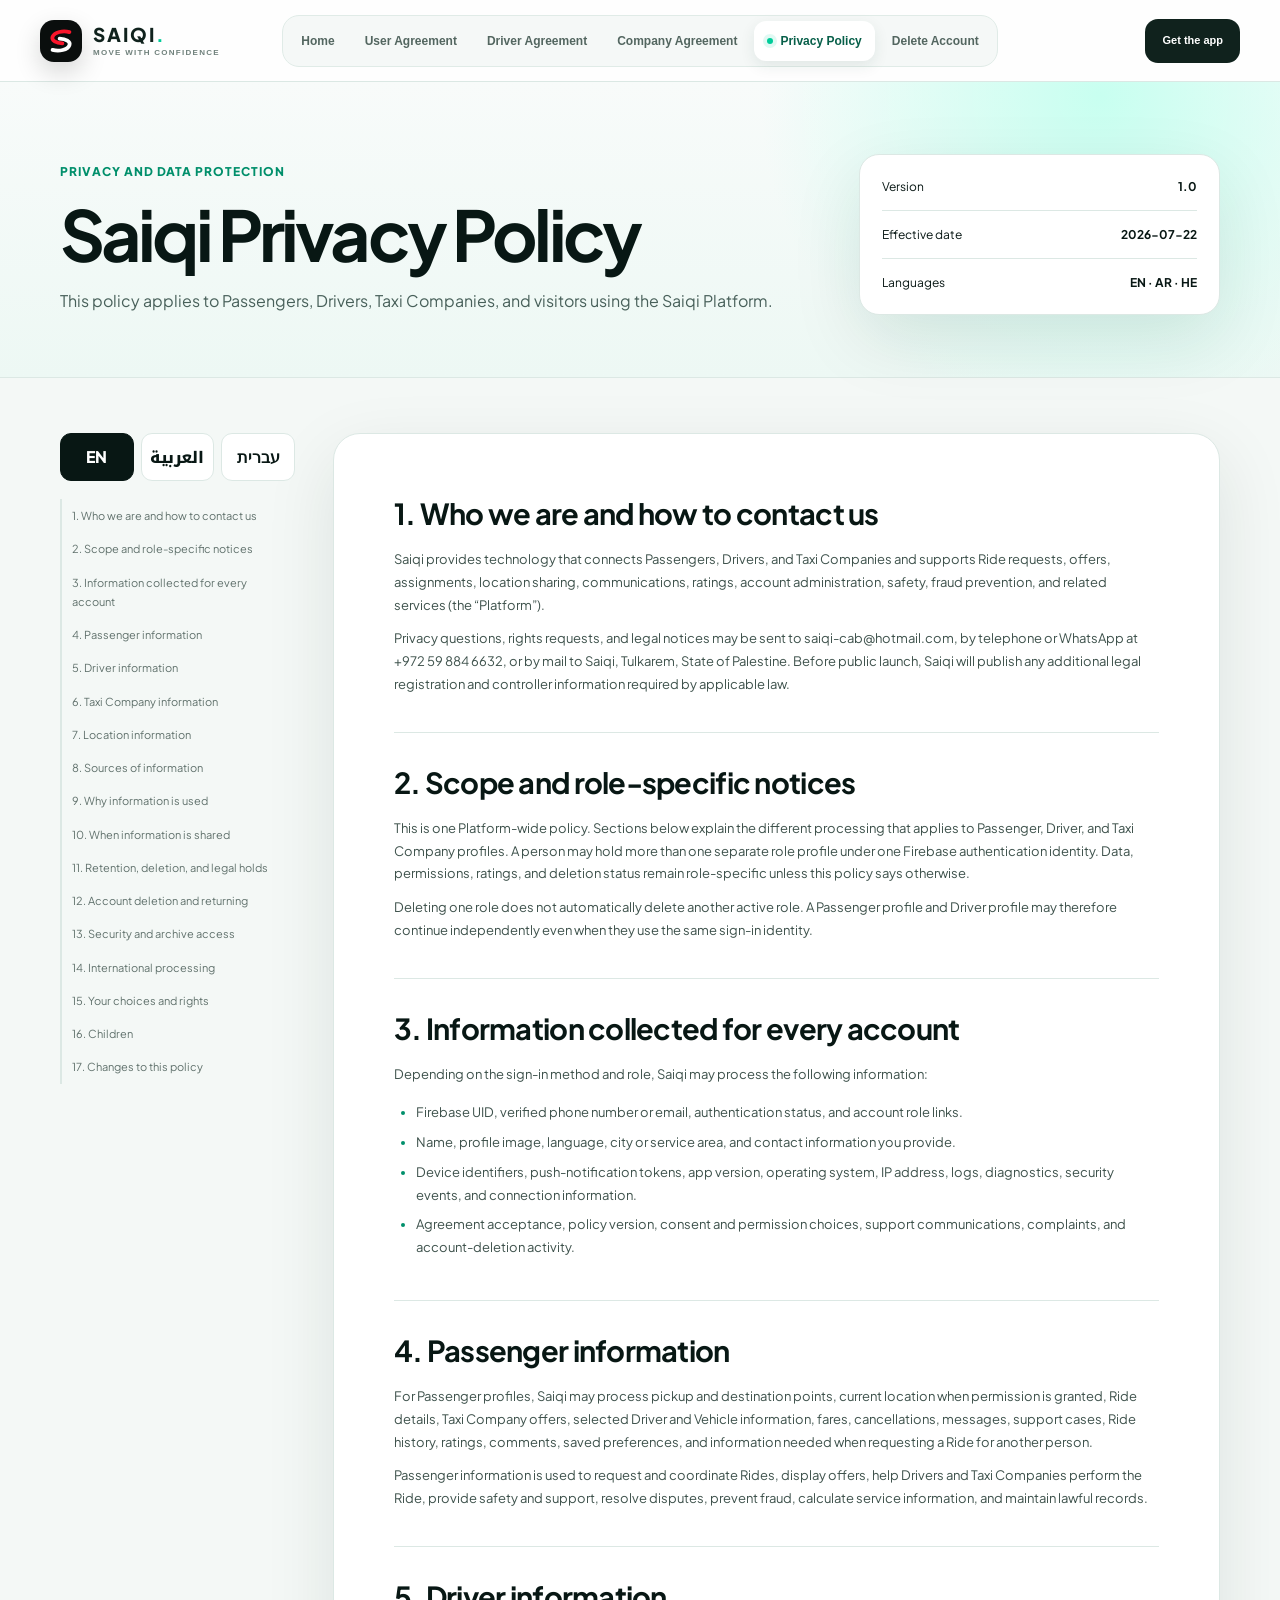
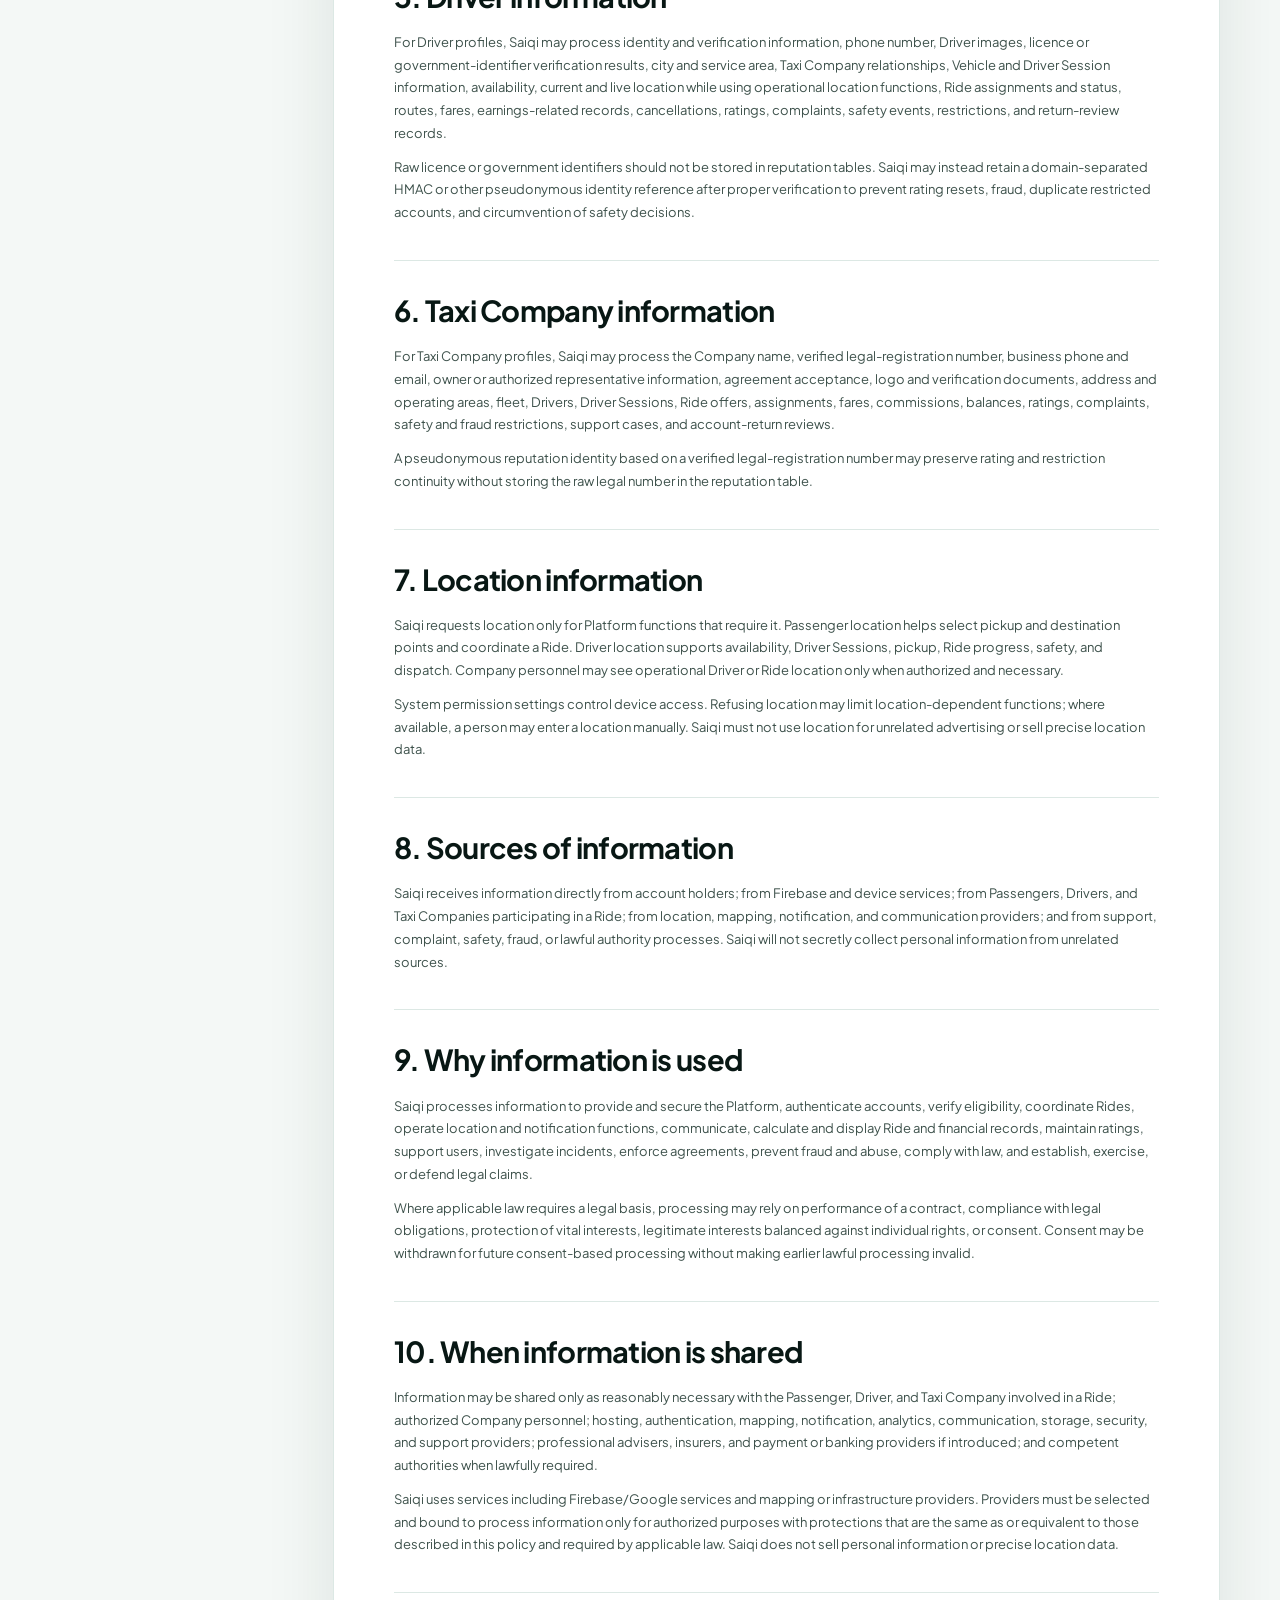
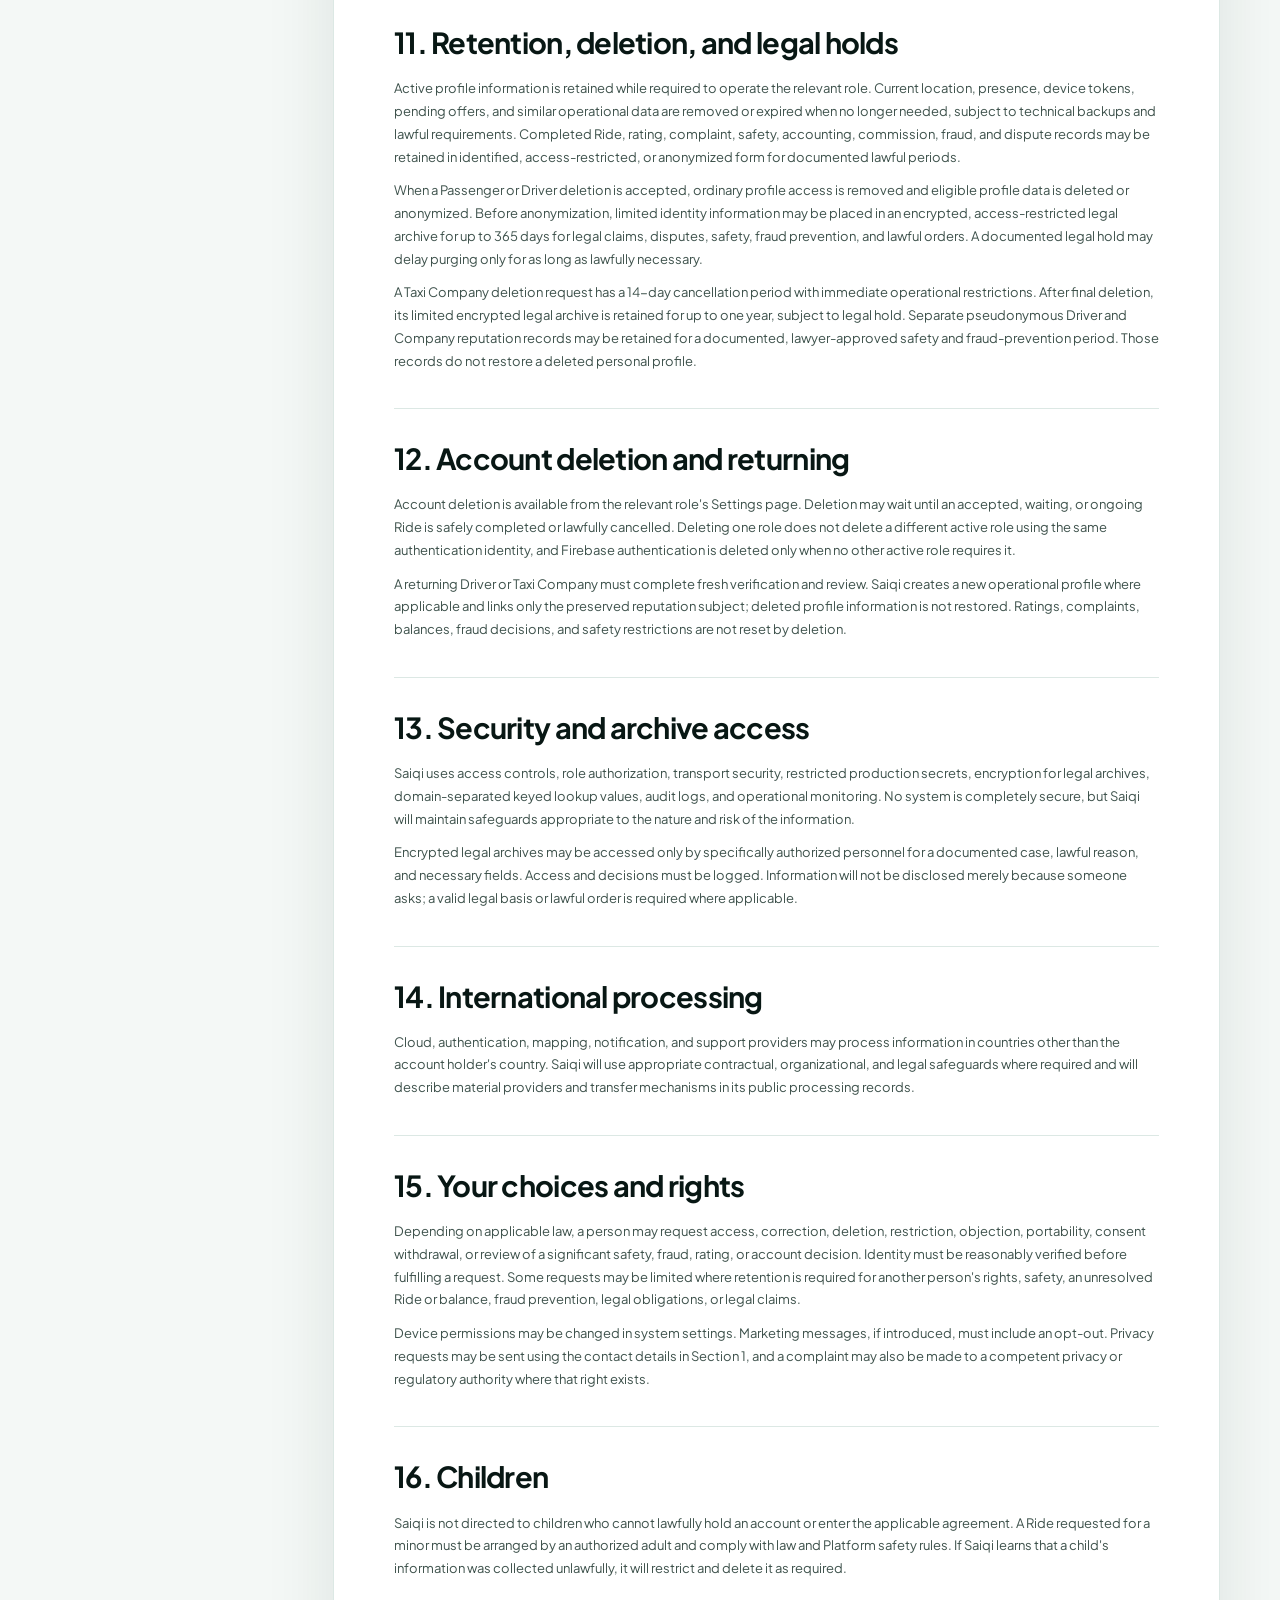
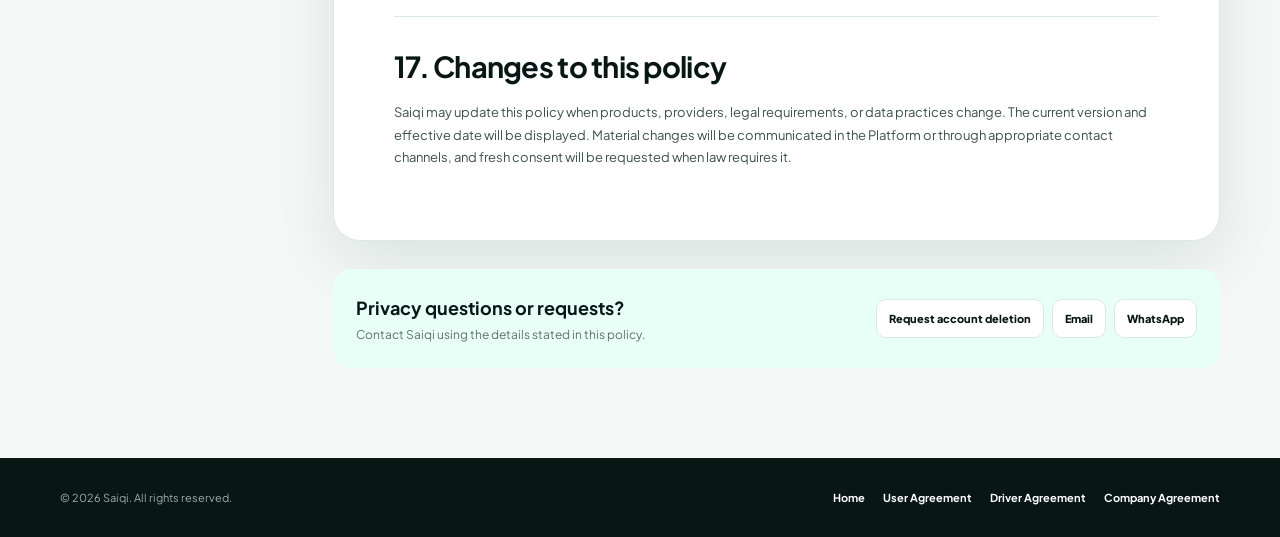
<file: privacy.html>
<!doctype html>
<html lang="en" dir="ltr">
  <head>
    <meta charset="utf-8" />
    <meta name="viewport" content="width=device-width, initial-scale=1" />
    <meta name="theme-color" content="#071512" />
    <meta
      name="description"
      content="Saiqi Privacy Policy for passengers, drivers, taxi companies, and website visitors. Available in English, Arabic, and Hebrew."
    />
    <link rel="icon" type="image/png" href="icon/Sicon.png" />
    <link rel="apple-touch-icon" href="icon/Sicon.png" />
    <title>Privacy Policy | Saiqi</title>
    <style>
      @import url("https://fonts.googleapis.com/css2?family=Noto+Kufi+Arabic:wght@400;500;600;700;800&family=Plus+Jakarta+Sans:wght@400;500;600;700;800&display=swap");
      :root {
        --green: #00cc99;
        --green-dark: #008f6b;
        --mint: #e8fff8;
        --ink: #081714;
        --muted: #60716c;
        --line: #dce8e4;
        --soft: #f4f8f6;
        --paper: #fff;
        --shadow: 0 24px 70px rgba(2, 44, 33, 0.1);
      }
      * { box-sizing: border-box; }
      html { scroll-behavior: smooth; scroll-padding-top: 100px; }
      body {
        margin: 0;
        background: var(--soft);
        color: var(--ink);
        font-family: "Plus Jakarta Sans", "Noto Kufi Arabic", sans-serif;
        line-height: 1.75;
        -webkit-font-smoothing: antialiased;
      }
      html[dir="rtl"] body { font-family: "Noto Kufi Arabic", "Plus Jakarta Sans", sans-serif; }
      a { color: inherit; text-decoration: none; }
      button { font: inherit; }
      .container { width: min(1160px, calc(100% - 40px)); margin-inline: auto; }
      .hero {
        padding: 72px 0 62px;
        background: radial-gradient(circle at 86% 5%, #c8fff0, transparent 30%), linear-gradient(#f8fbfa, #edf8f4);
        border-bottom: 1px solid var(--line);
      }
      .hero-grid { display: grid; grid-template-columns: 1.35fr 0.65fr; gap: 50px; align-items: end; }
      .eyebrow { color: var(--green-dark); font-size: 12px; font-weight: 800; letter-spacing: 0.08em; text-transform: uppercase; }
      h1 { margin: 14px 0 16px; font-size: clamp(42px, 6vw, 70px); line-height: 1.04; letter-spacing: -0.055em; }
      .subtitle { max-width: 760px; margin: 0; color: #48605a; font-size: 16px; }
      .meta { background: #fff; border: 1px solid var(--line); border-radius: 20px; padding: 8px 22px; box-shadow: var(--shadow); }
      .meta div { display: flex; justify-content: space-between; gap: 20px; padding: 13px 0; border-bottom: 1px solid var(--line); font-size: 12px; }
      .meta div:last-child { border: 0; }
      .layout { display: grid; grid-template-columns: 235px 1fr; gap: 38px; padding: 55px 0 90px; }
      .sidebar { position: sticky; top: 96px; align-self: start; display: grid; gap: 18px; }
      .languages { display: grid; grid-template-columns: repeat(3, 1fr); gap: 7px; }
      .language-button { border: 1px solid var(--line); background: white; color: var(--ink); border-radius: 11px; padding: 9px 5px; cursor: pointer; font-weight: 800; }
      .language-button.active { background: var(--ink); color: white; border-color: var(--ink); }
      .toc { max-height: calc(100vh - 180px); overflow: auto; padding-inline-end: 5px; }
      .toc a { display: block; border-inline-start: 2px solid var(--line); padding: 7px 10px; color: var(--muted); font-size: 11px; }
      .toc a:hover { color: var(--green-dark); border-color: var(--green); }
      .policy { background: white; border: 1px solid var(--line); border-radius: 27px; padding: clamp(27px, 5vw, 60px); box-shadow: var(--shadow); }
      .policy section { padding: 30px 0 25px; border-bottom: 1px solid var(--line); }
      .policy section:first-child { padding-top: 0; }
      .policy section:last-child { border-bottom: 0; padding-bottom: 0; }
      .policy h2 { margin: 0 0 15px; font-size: clamp(21px, 2.5vw, 29px); line-height: 1.35; letter-spacing: -0.025em; }
      html[dir="rtl"] .policy h2, html[dir="rtl"] h1 { letter-spacing: 0; }
      .policy p, .policy li { color: #3d514b; font-size: 13px; }
      .policy p { margin: 11px 0; }
      .policy ul { padding-inline-start: 22px; display: grid; gap: 7px; }
      .policy li::marker { color: var(--green-dark); }
      .contact { margin-top: 28px; padding: 23px; background: var(--mint); border-radius: 18px; display: flex; justify-content: space-between; align-items: center; gap: 18px; }
      .contact h2, .contact p { margin: 0; }
      .contact h2 { font-size: 18px; }
      .contact p { color: var(--muted); font-size: 12px; }
      .contact-links { display: flex; gap: 8px; flex-wrap: wrap; }
      .contact-links a { padding: 9px 12px; border-radius: 10px; background: white; border: 1px solid var(--line); font-size: 11px; font-weight: 800; }
      footer { background: var(--ink); color: white; padding: 30px 0; }
      .footer-inner { display: flex; justify-content: space-between; gap: 20px; color: #9bb0aa; font-size: 11px; }
      .footer-links { display: flex; gap: 18px; color: white; font-weight: 700; flex-wrap: wrap; }
      @media (max-width: 850px) {
        .hero-grid, .layout { grid-template-columns: 1fr; }
        .hero-grid { gap: 26px; }
        .sidebar { position: static; }
        .toc { display: none; }
      }
      @media (max-width: 540px) {
        .container { width: calc(100% - 24px); }
        .hero { padding: 46px 0; }
        h1 { font-size: 40px; }
        .policy { padding: 25px 19px; }
        .contact, .footer-inner { align-items: flex-start; flex-direction: column; }
      }
      @media print {
        .saiqi-site-header, .sidebar, .contact, footer { display: none !important; }
        .hero { padding: 20px 0; background: white; }
        .layout { display: block; padding: 15px 0; }
        .policy { padding: 0; border: 0; box-shadow: none; }
      }
    </style>
    <link rel="stylesheet" href="site-header.css" />
  </head>
  <body data-page="privacy">
    <header class="saiqi-site-header">
      <div class="saiqi-header-inner">
        <a class="saiqi-logo" href="index.html" aria-label="Saiqi home">
          <span class="saiqi-logo-mark"><svg viewBox="0 0 64 64" aria-hidden="true"><path d="M50 13C36 9 18 13 14 23c-3 8 8 13 21 14" fill="none" stroke="#fa152b" stroke-width="8" stroke-linecap="round"/><path d="M14 51c14 4 32 0 36-10 3-8-8-13-21-14" fill="none" stroke="#fff" stroke-width="8" stroke-linecap="round"/></svg></span>
          <span class="saiqi-logo-copy"><span class="saiqi-logo-name">SAIQI<i>.</i></span><small>Move with confidence</small></span>
        </a>
        <nav class="saiqi-nav" id="saiqiNavigation" aria-label="Primary navigation">
          <a class="saiqi-nav-link" href="index.html" data-nav-page="home">Home</a>
          <a class="saiqi-nav-link" href="user-agreement.html" data-nav-page="user">User Agreement</a>
          <a class="saiqi-nav-link" href="driver-agreement.html" data-nav-page="driver">Driver Agreement</a>
          <a class="saiqi-nav-link" href="company-agreement.html" data-nav-page="company">Company Agreement</a>
          <a class="saiqi-nav-link" href="privacy.html" data-nav-page="privacy">Privacy Policy</a>
          <a class="saiqi-nav-link" href="delete-account.html" data-nav-page="delete-account">Delete Account</a>
        </nav>
        <div class="saiqi-header-actions">
          <a class="saiqi-download" href="index.html#download">Get the app</a>
          <button class="saiqi-menu-button" type="button" aria-expanded="false" aria-controls="saiqiNavigation" aria-label="Toggle navigation"><svg class="open" viewBox="0 0 24 24" fill="none" stroke="currentColor" stroke-width="2"><path d="M4 7h16M4 12h16M4 17h16"/></svg><svg class="close" viewBox="0 0 24 24" fill="none" stroke="currentColor" stroke-width="2"><path d="m6 6 12 12M18 6 6 18"/></svg></button>
        </div>
      </div>
    </header>

    <main>
      <section class="hero">
        <div class="container hero-grid">
          <div>
            <span class="eyebrow" id="policyLabel">Privacy and data protection</span>
            <h1 id="policyTitle">Saiqi Privacy Policy</h1>
            <p class="subtitle" id="policySubtitle"></p>
          </div>
          <aside class="meta" aria-label="Policy information">
            <div><span id="versionLabel">Version</span><strong id="policyVersion">1.0</strong></div>
            <div><span id="effectiveDateLabel">Effective date</span><strong id="effectiveDate">2026-07-22</strong></div>
            <div><span>Languages</span><strong>EN · AR · HE</strong></div>
          </aside>
        </div>
      </section>

      <div class="container layout">
        <aside class="sidebar">
          <div class="languages" role="group" aria-label="Policy language">
            <button class="language-button active" type="button" data-language="en">EN</button>
            <button class="language-button" type="button" data-language="ar">العربية</button>
            <button class="language-button" type="button" data-language="he">עברית</button>
          </div>
          <nav class="toc" id="policyToc" aria-label="Privacy Policy contents"></nav>
        </aside>

        <div>
          <article class="policy" id="policyContent"></article>
          <aside class="contact">
            <div><h2 id="contactTitle">Privacy questions or requests?</h2><p id="contactText">Contact Saiqi using the details stated in this policy.</p></div>
            <div class="contact-links"><a href="delete-account.html">Request account deletion</a><a href="mailto:saiqi-cab@hotmail.com">Email</a><a href="https://wa.me/972598846632">WhatsApp</a></div>
          </aside>
        </div>
      </div>
    </main>

    <footer>
      <div class="container footer-inner">
        <span>© 2026 Saiqi. All rights reserved.</span>
        <div class="footer-links"><a href="index.html">Home</a><a href="user-agreement.html">User Agreement</a><a href="driver-agreement.html">Driver Agreement</a><a href="company-agreement.html">Company Agreement</a></div>
      </div>
    </footer>

    <script src="privacy-policy-data.js"></script>
    <script>
      (() => {
        const labels = {
          en: { banner: "Privacy and data protection", languages: "Languages", contactTitle: "Privacy questions or requests?", contactText: "Contact Saiqi using the details stated in this policy." },
          ar: { banner: "الخصوصية وحماية البيانات", languages: "اللغات", contactTitle: "لديك سؤال أو طلب متعلق بالخصوصية؟", contactText: "تواصل مع سائقي باستخدام بيانات الاتصال الواردة في هذه السياسة." },
          he: { banner: "פרטיות והגנת מידע", languages: "שפות", contactTitle: "שאלות או בקשות בנושא פרטיות?", contactText: "ניתן ליצור קשר עם Saiqi באמצעות הפרטים המופיעים במדיניות זו." },
        };

        function render(language) {
          const source = window.SAIQI_PRIVACY;
          const policy = source.policies[language] || source.policies.en;
          const rtl = language === "ar" || language === "he";
          document.documentElement.lang = language;
          document.documentElement.dir = rtl ? "rtl" : "ltr";
          document.title = `${policy.title} | Saiqi`;
          document.getElementById("policyLabel").textContent = labels[language].banner;
          document.getElementById("policyTitle").textContent = policy.title;
          document.getElementById("policySubtitle").textContent = policy.subtitle;
          document.getElementById("versionLabel").textContent = policy.versionLabel;
          document.getElementById("effectiveDateLabel").textContent = policy.effectiveDateLabel;
          document.getElementById("policyVersion").textContent = source.version;
          document.getElementById("effectiveDate").textContent = source.effectiveDate;
          document.querySelector(".meta div:last-child span").textContent = labels[language].languages;
          document.getElementById("contactTitle").textContent = labels[language].contactTitle;
          document.getElementById("contactText").textContent = labels[language].contactText;

          const content = document.getElementById("policyContent");
          const toc = document.getElementById("policyToc");
          content.replaceChildren();
          toc.replaceChildren();

          policy.sections.forEach((section, index) => {
            const id = `section-${index + 1}`;
            const wrapper = document.createElement("section");
            wrapper.id = id;
            const heading = document.createElement("h2");
            heading.textContent = section.title;
            wrapper.appendChild(heading);
            section.paragraphs.forEach((text) => {
              const paragraph = document.createElement("p");
              paragraph.textContent = text;
              wrapper.appendChild(paragraph);
            });
            if (section.bullets?.length) {
              const list = document.createElement("ul");
              section.bullets.forEach((text) => {
                const item = document.createElement("li");
                item.textContent = text;
                list.appendChild(item);
              });
              wrapper.appendChild(list);
            }
            content.appendChild(wrapper);
            const link = document.createElement("a");
            link.href = `#${id}`;
            link.textContent = section.title;
            toc.appendChild(link);
          });

          document.querySelectorAll("[data-language]").forEach((button) => button.classList.toggle("active", button.dataset.language === language));
          localStorage.setItem("saiqi-policy-language", language);
        }

        document.querySelectorAll("[data-language]").forEach((button) => button.addEventListener("click", () => render(button.dataset.language)));
        const requested = new URLSearchParams(location.search).get("lang");
        const saved = localStorage.getItem("saiqi-policy-language");
        render(["en", "ar", "he"].includes(requested) ? requested : (["en", "ar", "he"].includes(saved) ? saved : "en"));
      })();
    </script>
    <script src="site-header.js"></script>
  </body>
</html>
</file>
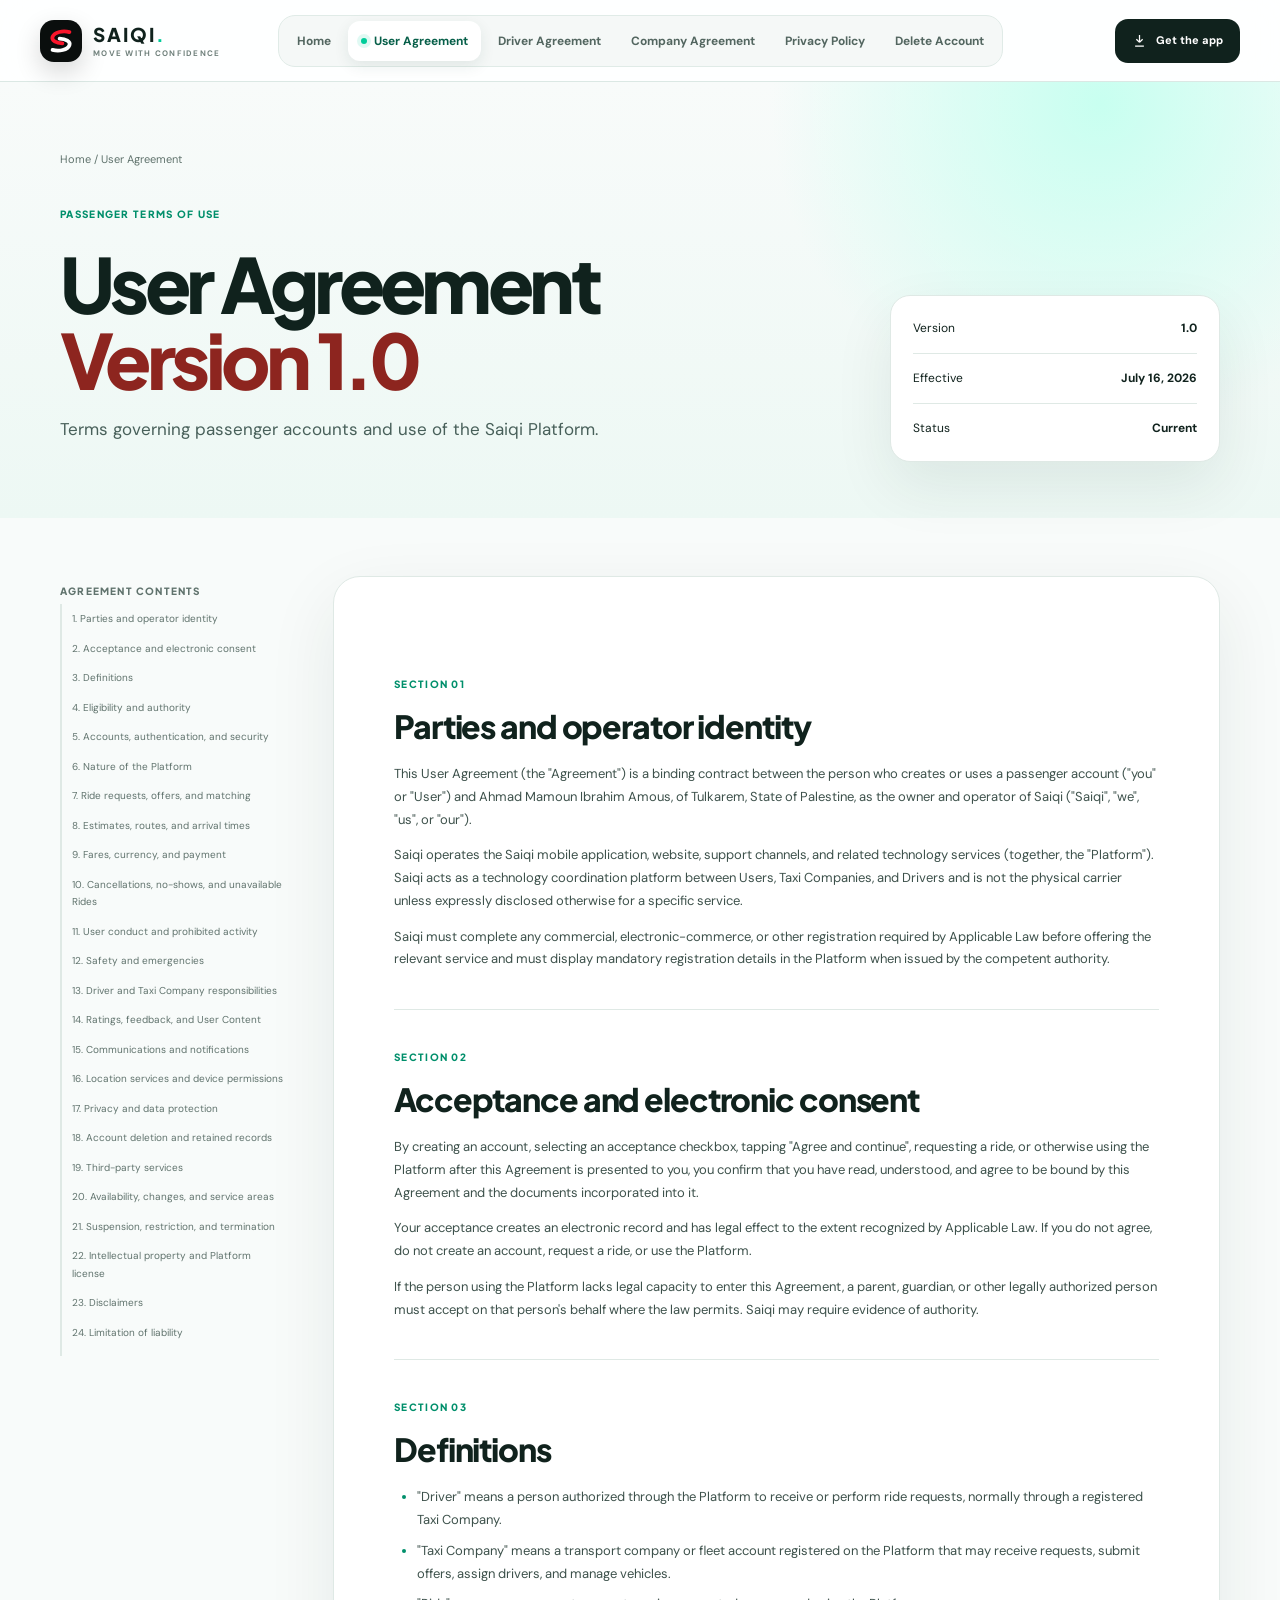
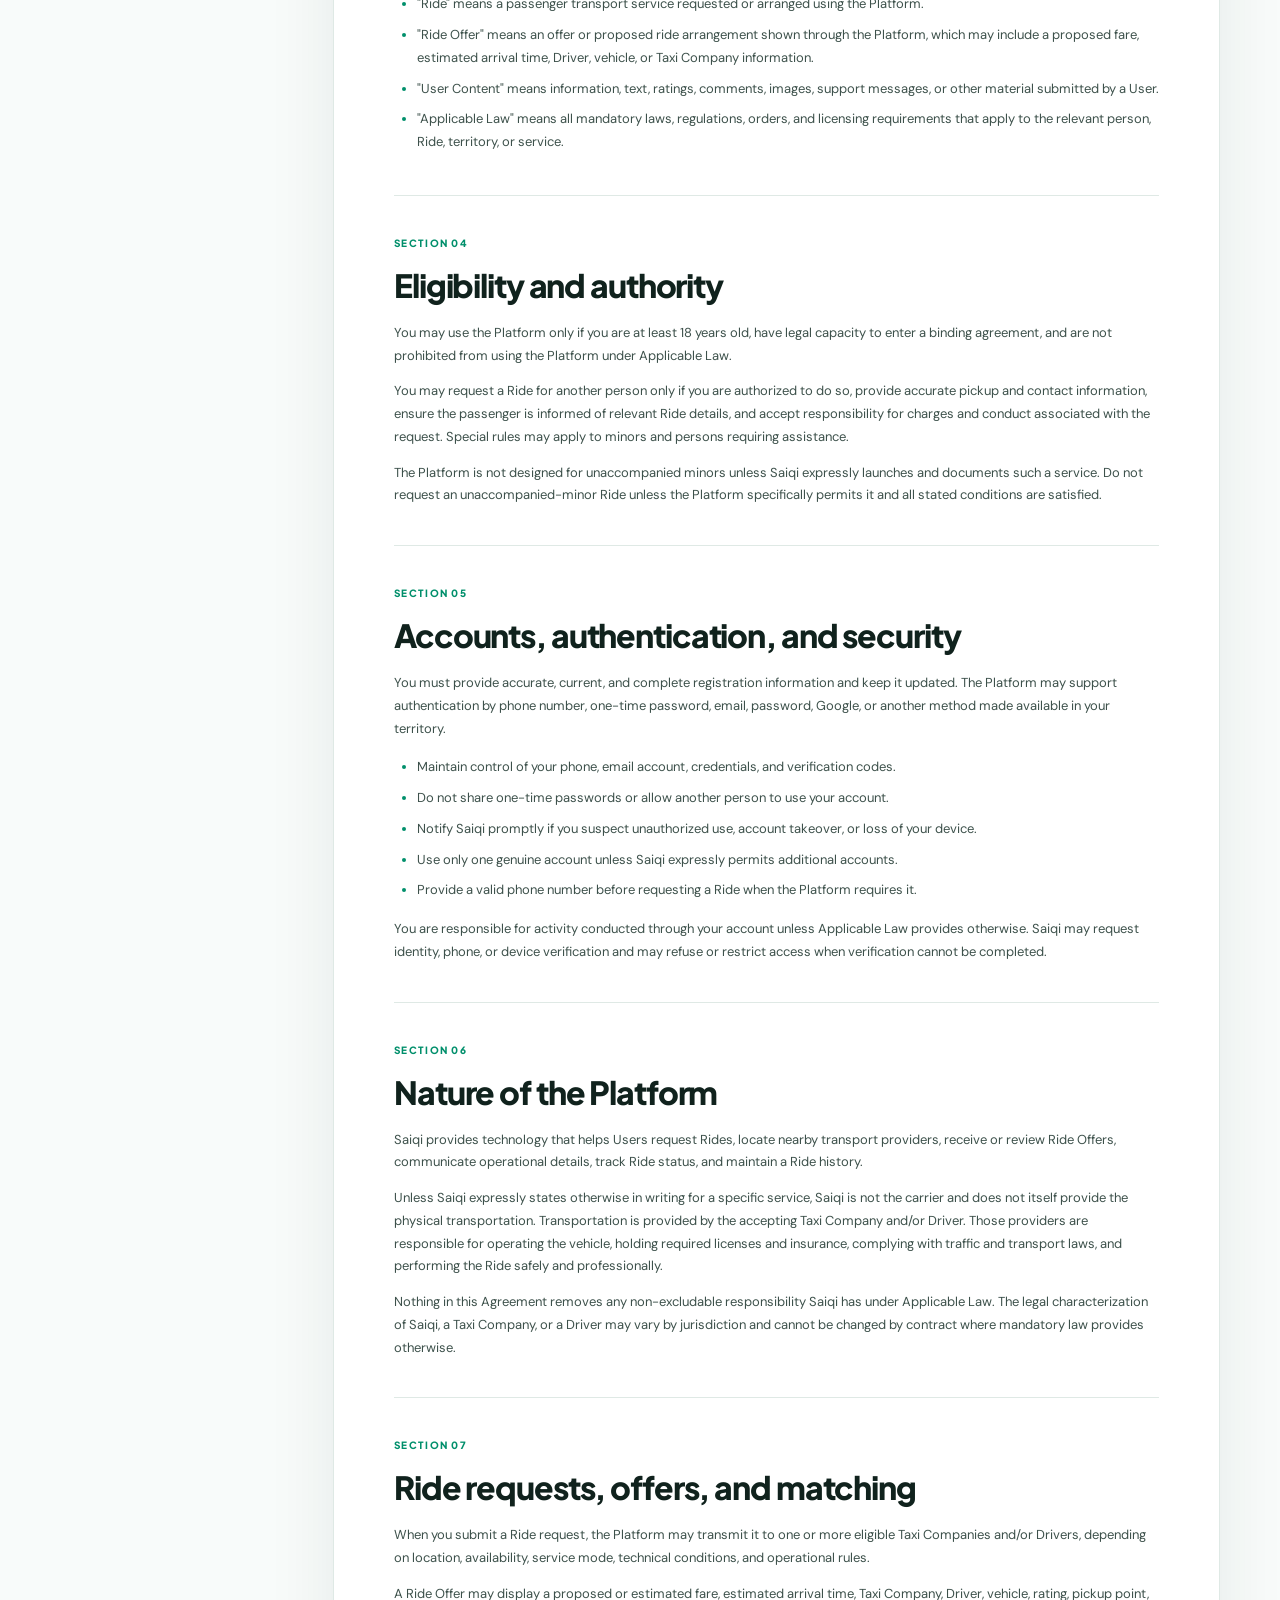
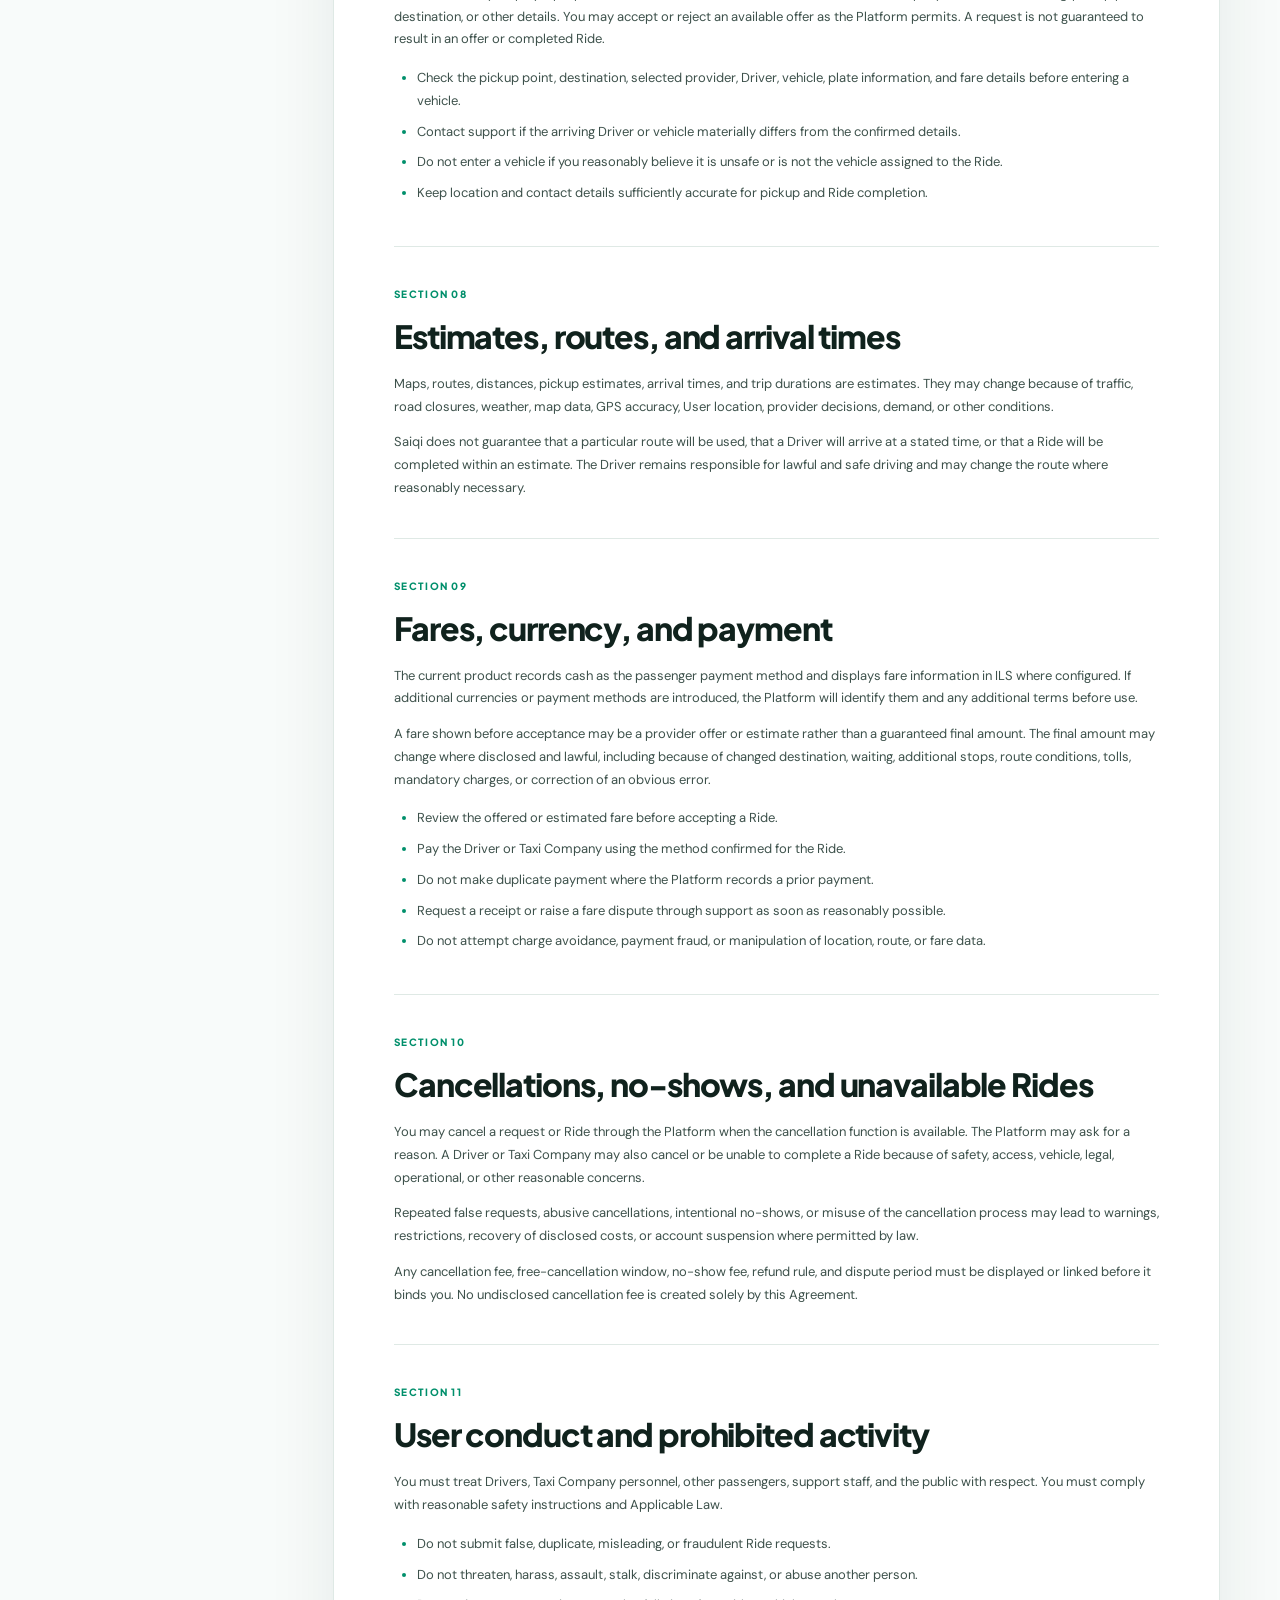
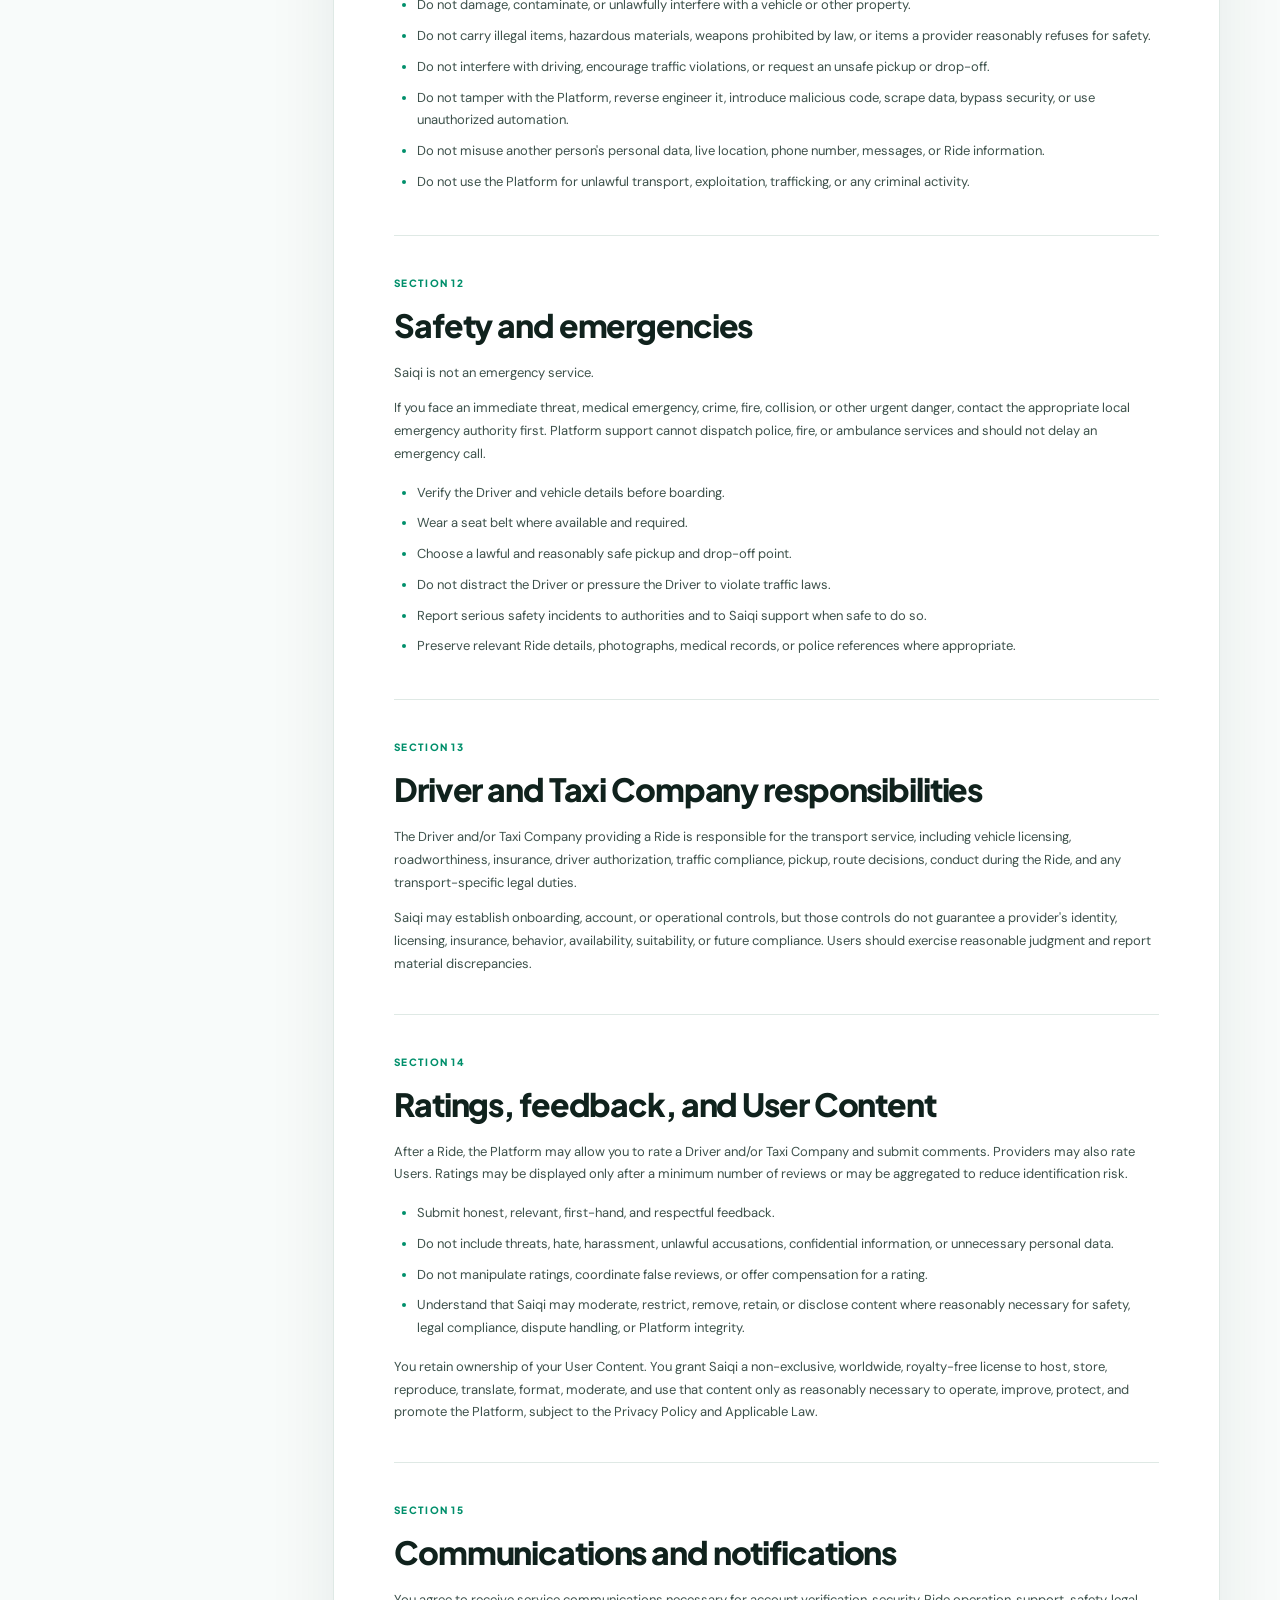
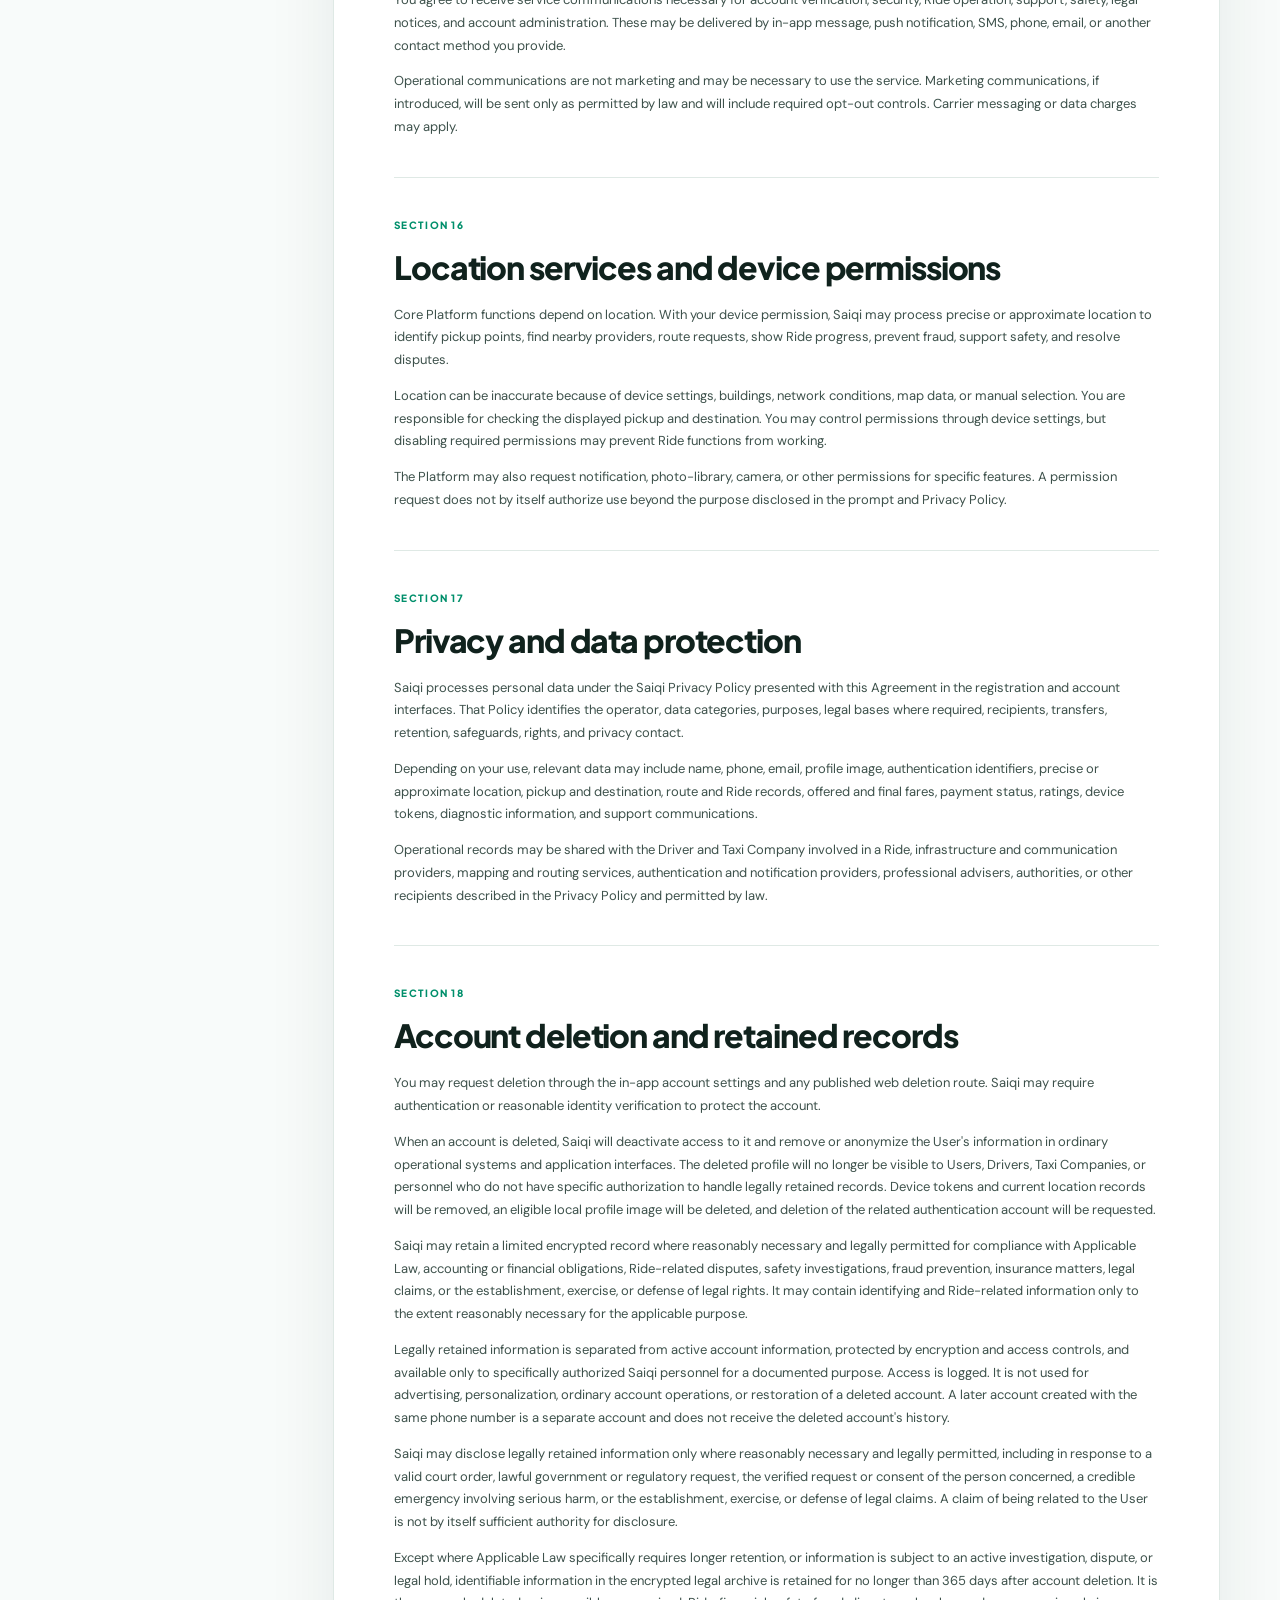
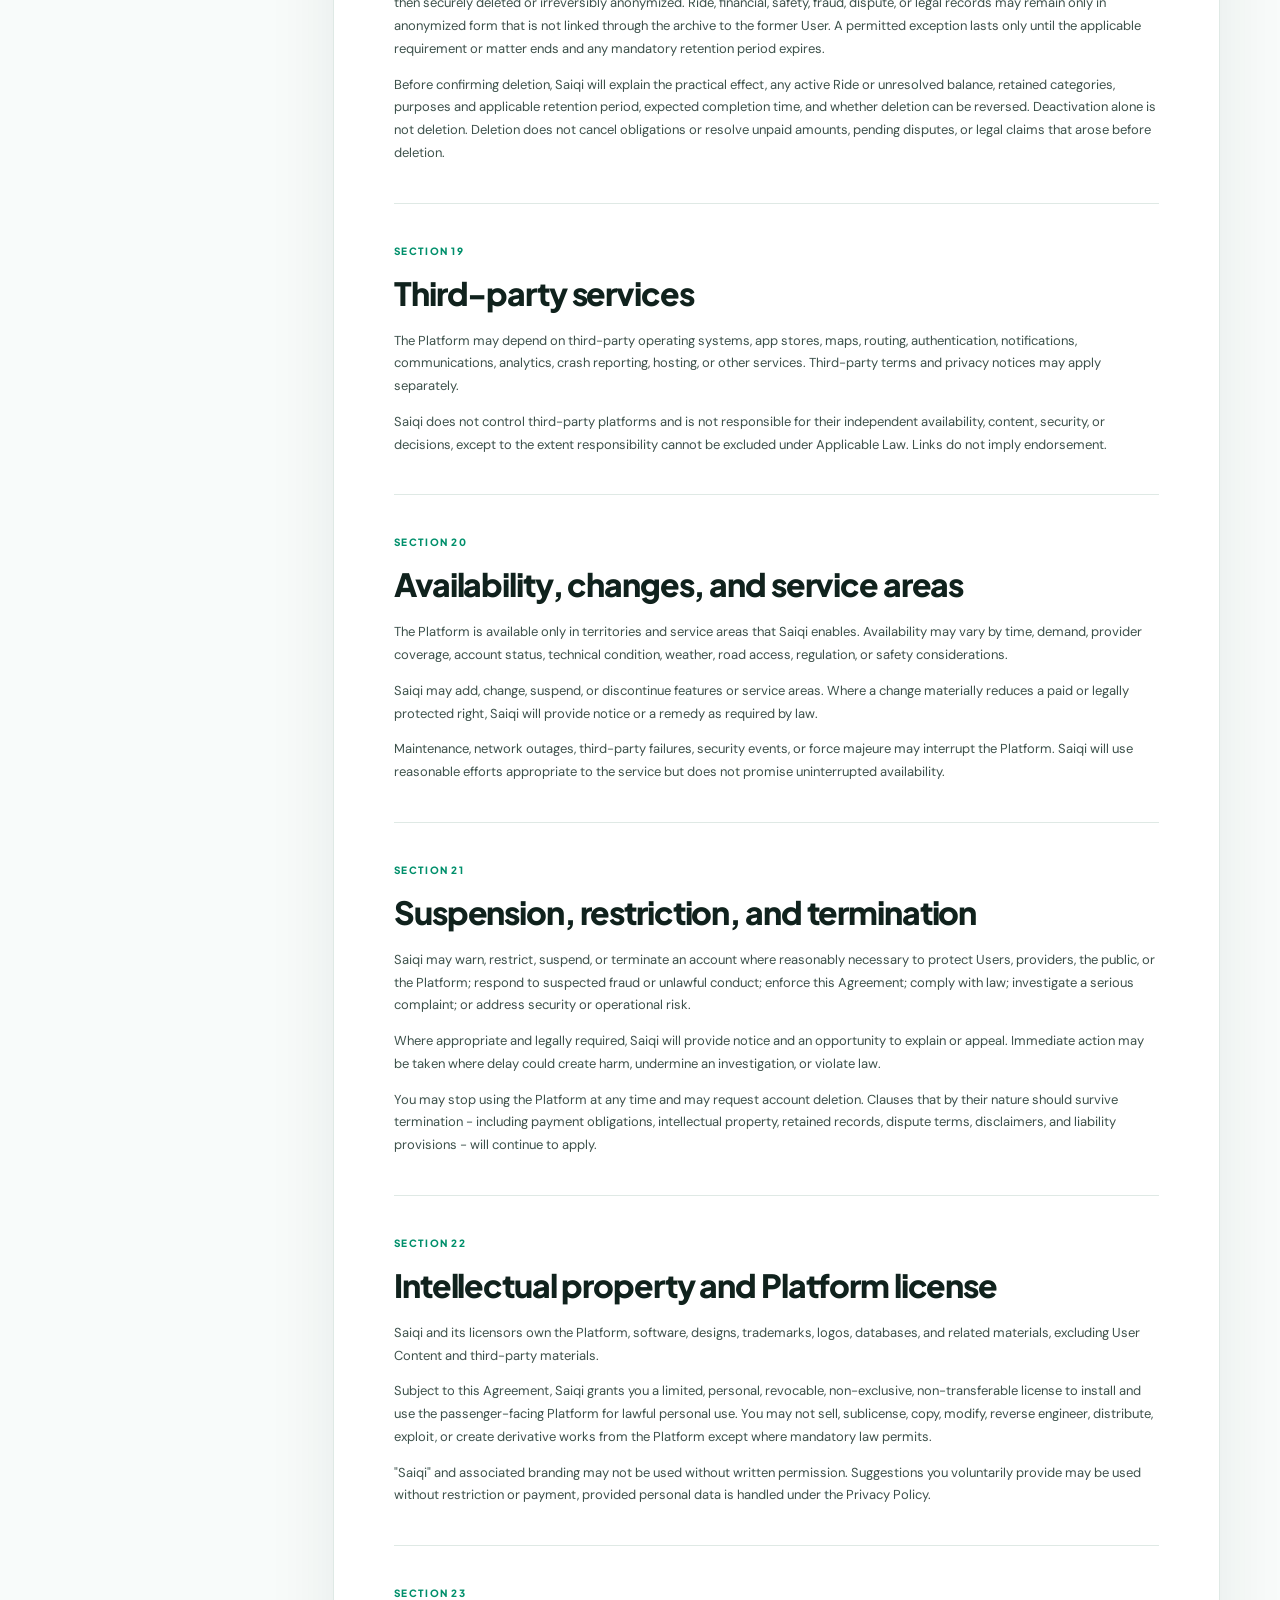
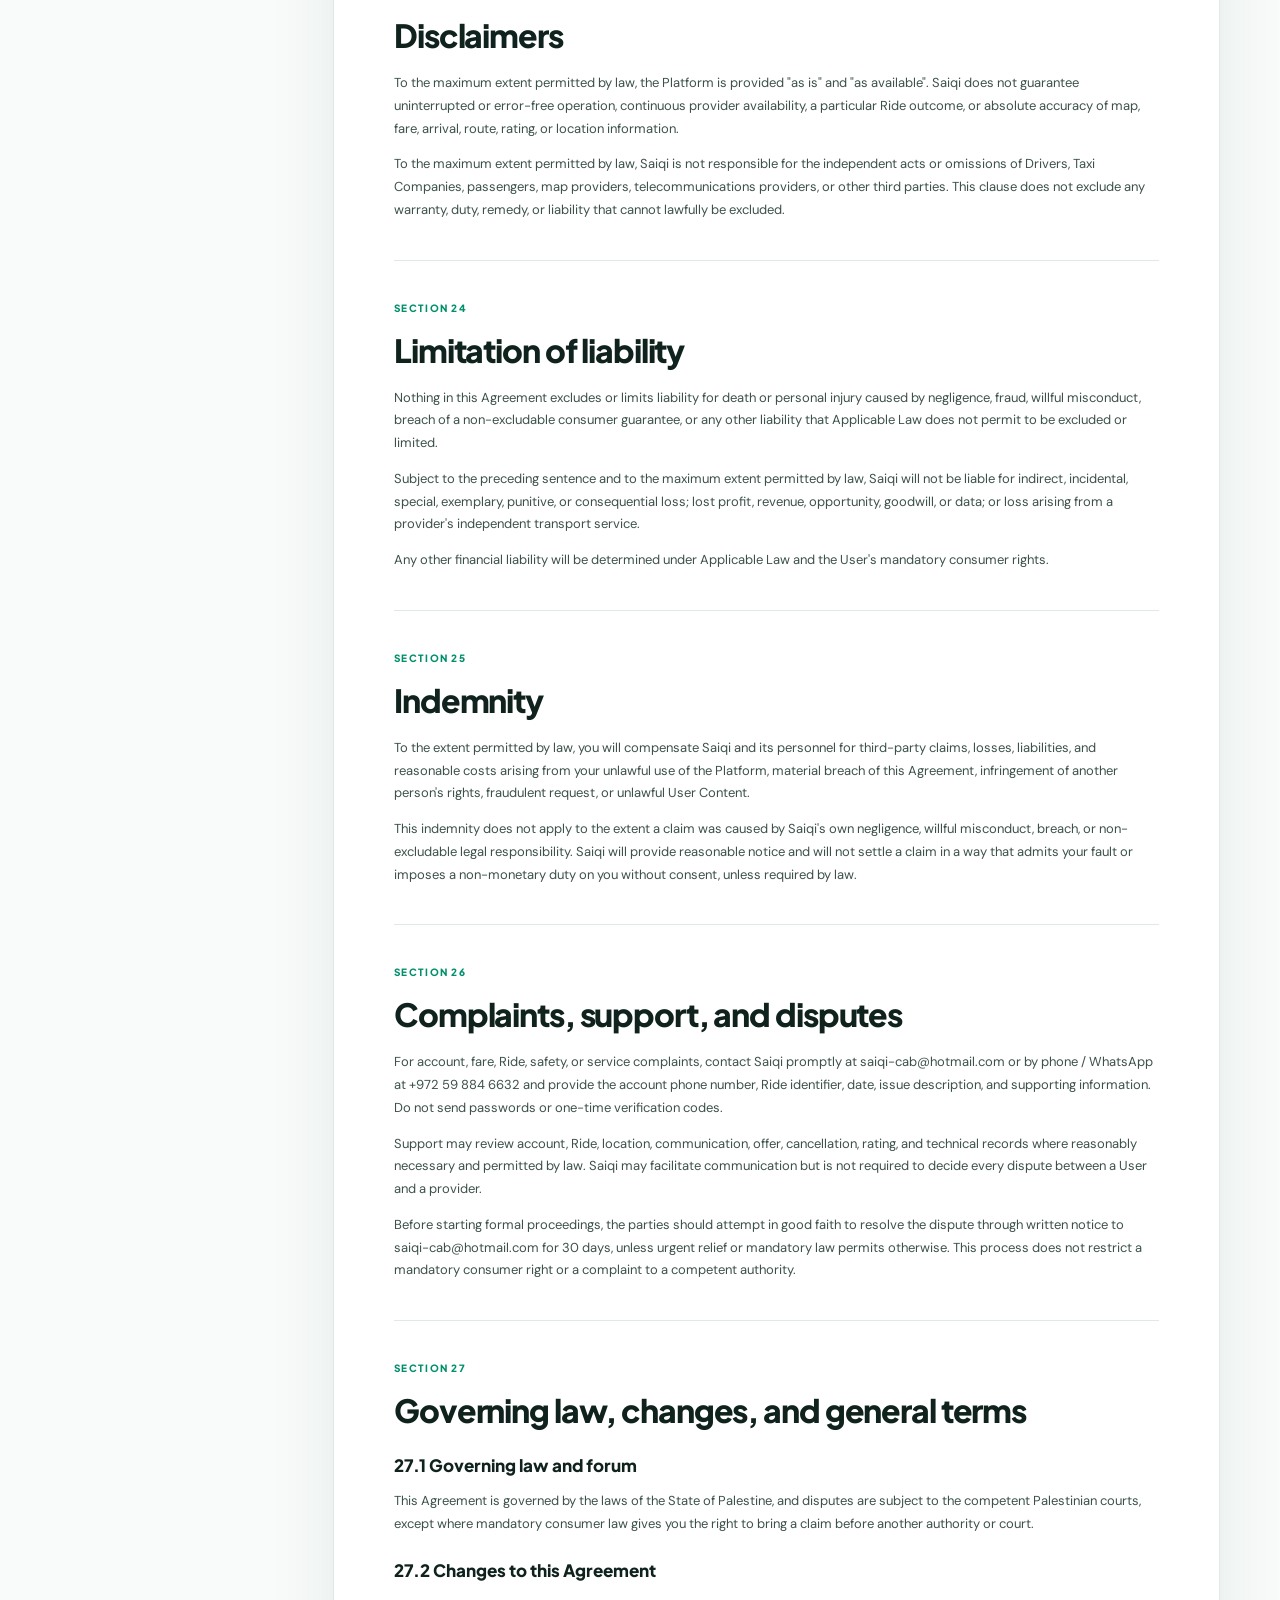
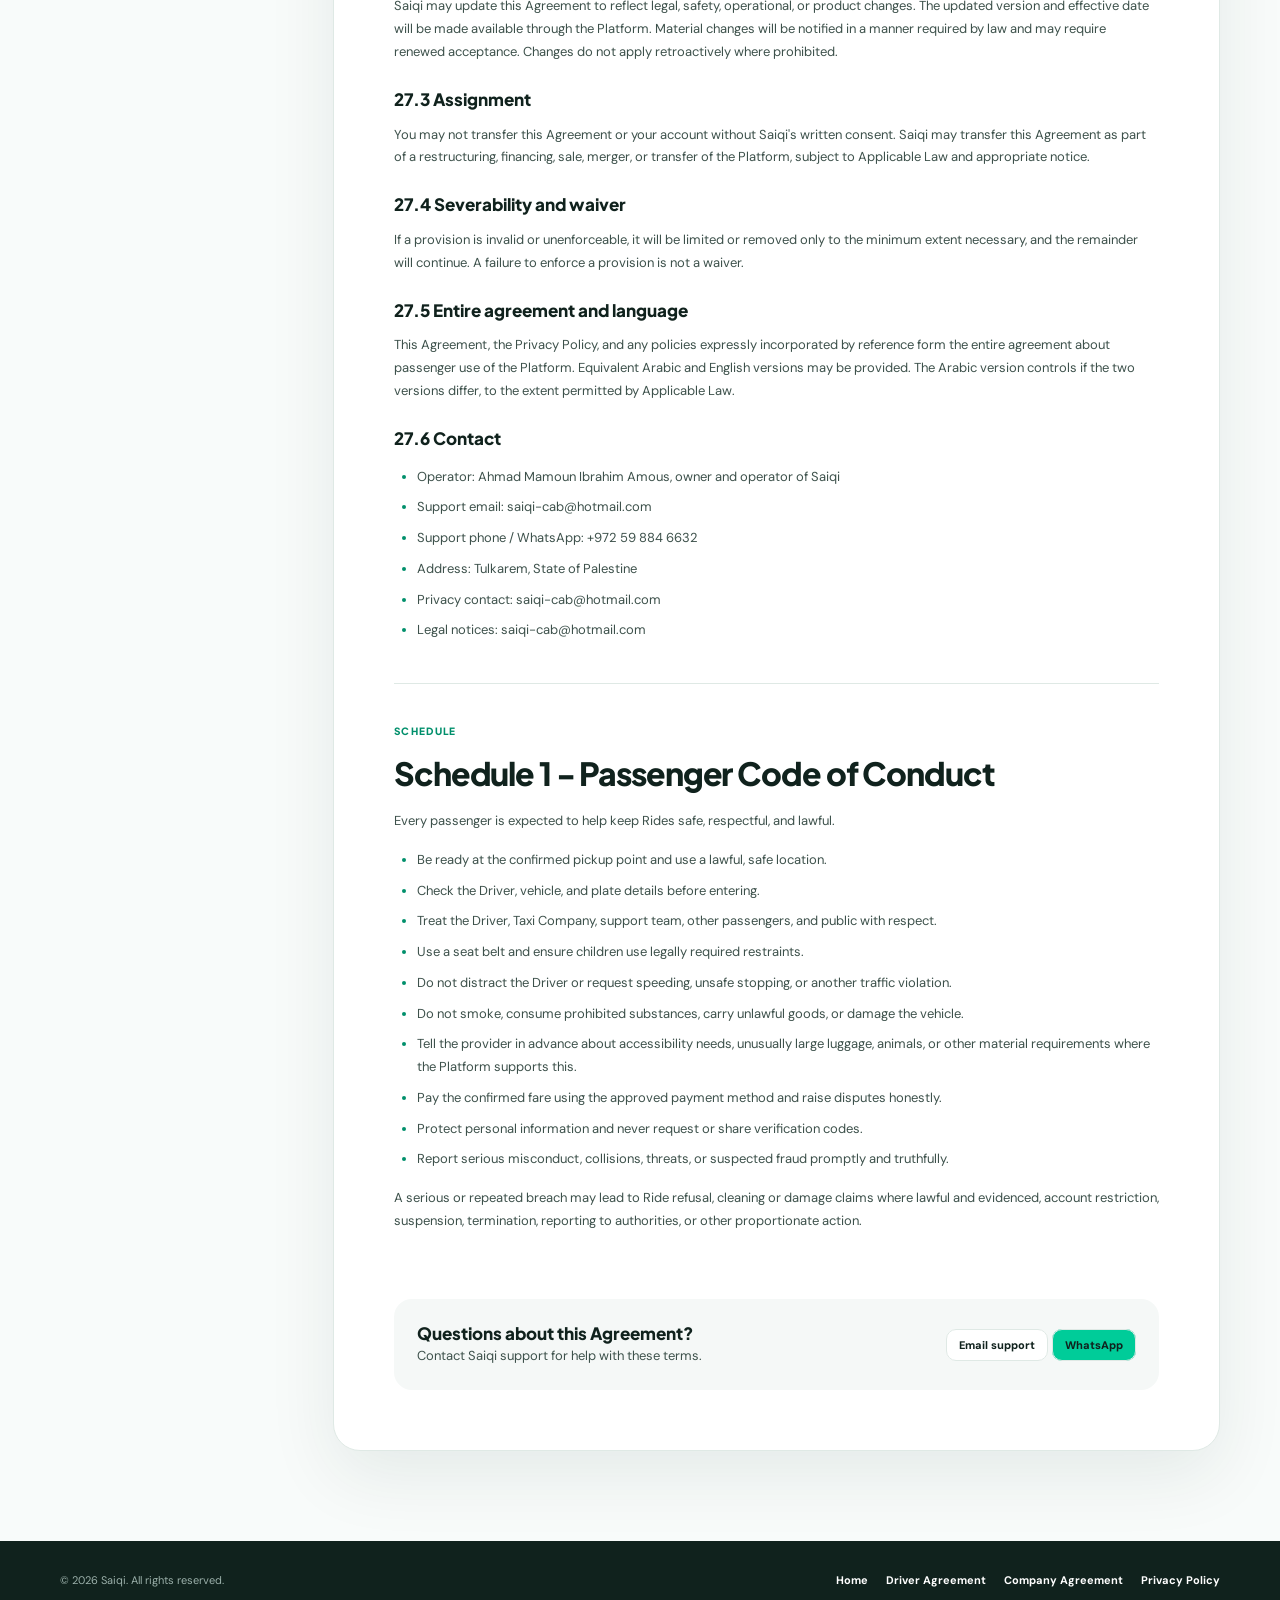
<file: user-agreement.html>
<!doctype html>
<html lang="en" dir="ltr">
  <head>
    <meta charset="UTF-8" />
    <meta name="viewport" content="width=device-width,initial-scale=1" />
    <meta
      name="description"
      content="Saiqi User Agreement and passenger terms of use, Version 1.0."
    />
    <link rel="icon" type="image/png" href="icon/Sicon.png" />
    <link rel="apple-touch-icon" href="icon/Sicon.png" />
    <title>User Agreement | Saiqi</title>
    <style>
      @import url("https://fonts.googleapis.com/css2?family=DM+Sans:wght@400;500;600;700&family=Plus+Jakarta+Sans:wght@700;800&display=swap");
      :root {
        --g: #00cc99;
        --gd: #008f6b;
        --d: #10221d;
        --m: #e9fff8;
        --l: #dfe9e5;
        --u: #60736d;
        --s: #f5f8f7;
      }
      * {
        box-sizing: border-box;
      }
      html {
        scroll-behavior: smooth;
      }
      body {
        margin: 0;
        background: #f8fbfa;
        color: var(--d);
        font-family: "DM Sans", sans-serif;
        line-height: 1.75;
      }
      a {
        color: inherit;
        text-decoration: none;
      }
      .container {
        width: min(1160px, calc(100% - 40px));
        margin: auto;
      }
      .header {
        position: sticky;
        top: 0;
        z-index: 5;
        background: #f8fbfaf2;
        border-bottom: 1px solid var(--l);
        backdrop-filter: blur(14px);
      }
      .nav {
        height: 74px;
        display: flex;
        align-items: center;
        justify-content: space-between;
      }
      .brand {
        font: 800 22px "Plus Jakarta Sans";
      }
      .brand i {
        color: #fa152b;
        font-style: normal;
      }
      .actions {
        display: flex;
        gap: 14px;
        align-items: center;
        font-size: 12px;
        font-weight: 700;
      }
      .button {
        padding: 9px 15px;
        border-radius: 11px;
        background: var(--d);
        color: #fff;
      }
      .hero {
        padding: 68px 0 56px;
        background:
          radial-gradient(circle at 86% 5%, #c8fff0, transparent 28%),
          linear-gradient(#f8fbfa, #edf8f4);
      }
      .crumbs {
        font-size: 11px;
        color: var(--u);
        margin-bottom: 30px;
      }
      .hero-grid {
        display: grid;
        grid-template-columns: 1.4fr 0.6fr;
        gap: 60px;
        align-items: end;
      }
      .tag,
      .num {
        color: var(--gd);
        font: 800 10px "Plus Jakarta Sans";
        text-transform: uppercase;
        letter-spacing: 0.13em;
      }
      .hero h1 {
        font: 800 clamp(42px, 7vw, 76px)/1 "Plus Jakarta Sans";
        letter-spacing: -0.06em;
        margin: 18px 0;
      }
      .hero h1 span {
        color: #8d251f;
      }
      .hero p {
        font-size: 17px;
        color: #48605a;
        max-width: 720px;
      }
      .meta {
        background: #fff;
        border: 1px solid var(--l);
        border-radius: 20px;
        padding: 8px 22px;
        box-shadow: 0 24px 60px #0d322815;
      }
      .meta div {
        display: flex;
        justify-content: space-between;
        gap: 20px;
        padding: 14px 0;
        border-bottom: 1px solid var(--l);
        font-size: 12px;
      }
      .meta div:last-child {
        border: 0;
      }
      .warning {
        background: #591914;
        color: #fff;
        padding: 18px 0;
      }
      .warning strong {
        display: block;
        font: 800 12px "Plus Jakarta Sans";
        letter-spacing: 0.08em;
      }
      .warning span {
        color: #ffd9d5;
        font-size: 12px;
      }
      .layout {
        display: grid;
        grid-template-columns: 235px 1fr;
        gap: 38px;
        padding: 58px 0 90px;
      }
      .toc {
        position: sticky;
        top: 95px;
        align-self: start;
        max-height: calc(100vh - 120px);
        overflow: auto;
      }
      .toc strong {
        font: 800 10px "Plus Jakarta Sans";
        letter-spacing: 0.12em;
        text-transform: uppercase;
        color: var(--u);
      }
      .toc a {
        display: block;
        border-left: 2px solid var(--l);
        padding: 6px 10px;
        font-size: 10px;
        color: var(--u);
      }
      .toc a:hover {
        border-color: var(--g);
        color: var(--gd);
      }
      .agreement {
        background: #fff;
        border: 1px solid var(--l);
        border-radius: 27px;
        padding: clamp(27px, 5vw, 60px);
        box-shadow: 0 24px 70px #0d322815;
      }
      .draft {
        background: #fff7e8;
        border: 1px solid #efd9ac;
        border-radius: 18px;
        padding: 22px;
        margin-bottom: 22px;
      }
      .draft h2 {
        font: 800 20px "Plus Jakarta Sans";
        margin: 0 0 9px;
      }
      .draft li {
        font-size: 12px;
        color: #654f24;
      }
      .agreement section {
        padding: 32px 0 25px;
        border-bottom: 1px solid var(--l);
      }
      .agreement section:last-of-type {
        border: 0;
      }
      .agreement h2 {
        font: 800 clamp(23px, 3vw, 32px)/1.25 "Plus Jakarta Sans";
        letter-spacing: -0.035em;
        margin: 9px 0 17px;
      }
      .agreement h3 {
        font: 800 17px/1.35 "Plus Jakarta Sans";
        margin: 24px 0 8px;
      }
      .agreement p,
      .agreement li {
        font-size: 13px;
        color: #3d514b;
      }
      .agreement ul {
        padding-left: 23px;
        display: grid;
        gap: 8px;
      }
      .agreement li::marker {
        color: var(--gd);
      }
      .contact {
        margin-top: 28px;
        padding: 23px;
        border-radius: 18px;
        background: var(--s);
        display: flex;
        justify-content: space-between;
        align-items: center;
        gap: 15px;
      }
      .contact h3,
      .contact p {
        margin: 0;
      }
      .contact a {
        padding: 8px 12px;
        border-radius: 10px;
        background: #fff;
        border: 1px solid var(--l);
        font-size: 11px;
        font-weight: 800;
      }
      .contact a:last-child {
        background: var(--g);
      }
      footer {
        background: var(--d);
        color: #fff;
        padding: 30px 0;
      }
      .foot {
        display: flex;
        justify-content: space-between;
        color: #9bb0aa;
        font-size: 11px;
      }
      .foot div {
        display: flex;
        gap: 18px;
        color: #fff;
        font-weight: 700;
      }
      @media (max-width: 850px) {
        .hero-grid,
        .layout {
          grid-template-columns: 1fr;
        }
        .toc {
          display: none;
        }
        .hero-grid {
          gap: 25px;
        }
        .contact,
        .foot {
          align-items: flex-start;
          flex-direction: column;
        }
      }
      @media (max-width: 520px) {
        .container {
          width: calc(100% - 24px);
        }
        .hero {
          padding: 42px 0;
        }
        .hero h1 {
          font-size: 40px;
        }
        .agreement {
          padding: 24px 19px;
        }
        .actions > a:not(.button) {
          display: none;
        }
      }
      @media print {
        .header,
        .warning,
        .toc,
        .contact,
        footer {
          display: none;
        }
        .hero {
          background: #fff;
          padding: 20px 0;
        }
        .layout {
          display: block;
          padding: 10px 0;
        }
        .agreement {
          border: 0;
          box-shadow: none;
          padding: 0;
        }
        .agreement section {
          break-inside: avoid;
        }
      }
    </style>
    <link rel="stylesheet" href="site-header.css" />
  </head>
  <body data-page="user">
    <header class="saiqi-site-header">
      <div class="saiqi-header-inner">
        <a class="saiqi-logo" href="index.html" aria-label="Saiqi home">
          <span class="saiqi-logo-mark"
            ><svg viewBox="0 0 64 64" aria-hidden="true">
              <path
                d="M50 13C36 9 18 13 14 23c-3 8 8 13 21 14"
                fill="none"
                stroke="#fa152b"
                stroke-width="8"
                stroke-linecap="round"
              />
              <path
                d="M14 51c14 4 32 0 36-10 3-8-8-13-21-14"
                fill="none"
                stroke="#fff"
                stroke-width="8"
                stroke-linecap="round"
              /></svg
          ></span>
          <span class="saiqi-logo-copy"
            ><span class="saiqi-logo-name">SAIQI<i>.</i></span
            ><small>Move with confidence</small></span
          >
        </a>
        <nav
          class="saiqi-nav"
          id="saiqiNavigation"
          aria-label="Primary navigation"
        >
          <a class="saiqi-nav-link" href="index.html" data-nav-page="home"
            >Home</a
          >
          <a
            class="saiqi-nav-link"
            href="user-agreement.html"
            data-nav-page="user"
            >User Agreement</a
          >
          <a
            class="saiqi-nav-link"
            href="driver-agreement.html"
            data-nav-page="driver"
            >Driver Agreement</a
          >
          <a
            class="saiqi-nav-link"
            href="company-agreement.html"
            data-nav-page="company"
            >Company Agreement</a
          >
          <a
            class="saiqi-nav-link"
            href="privacy.html"
            data-nav-page="privacy"
            >Privacy Policy</a
          >
          <a class="saiqi-nav-link" href="delete-account.html" data-nav-page="delete-account">Delete Account</a>
        </nav>
        <div class="saiqi-header-actions">
          <a class="saiqi-download" href="index.html#download"
            ><svg
              viewBox="0 0 24 24"
              fill="none"
              stroke="currentColor"
              stroke-width="2"
              aria-hidden="true"
            >
              <path d="M12 3v12m0 0 5-5m-5 5-5-5M5 21h14" /></svg
            >Get the app</a
          >
          <button
            class="saiqi-menu-button"
            type="button"
            aria-expanded="false"
            aria-controls="saiqiNavigation"
            aria-label="Toggle navigation"
          >
            <svg
              class="open"
              viewBox="0 0 24 24"
              fill="none"
              stroke="currentColor"
              stroke-width="2"
            >
              <path d="M4 7h16M4 12h16M4 17h16" /></svg
            ><svg
              class="close"
              viewBox="0 0 24 24"
              fill="none"
              stroke="currentColor"
              stroke-width="2"
            >
              <path d="m6 6 12 12M18 6 6 18" />
            </svg>
          </button>
        </div>
      </div>
    </header>
    <main>
      <section class="hero">
        <div class="container">
          <div class="crumbs">
            <a href="index.html">Home</a> / User Agreement
          </div>
          <div class="hero-grid">
            <div>
              <span class="tag">Passenger terms of use</span>
              <h1>User Agreement<br /><span>Version 1.0</span></h1>
              <p>
                Terms governing passenger accounts and use of the Saiqi
                Platform.
              </p>
            </div>
            <aside class="meta">
              <div><span>Version</span><strong>1.0</strong></div>
              <div><span>Effective</span><strong>July 16, 2026</strong></div>
              <div><span>Status</span><strong>Current</strong></div>
            </aside>
          </div>
        </div>
      </section>
      <div class="container layout">
        <nav class="toc" aria-label="Agreement contents">
          <strong>Agreement contents</strong
          ><a href="#parties-and-operator-identity"
            >1. Parties and operator identity</a
          ><a href="#acceptance-and-electronic-consent"
            >2. Acceptance and electronic consent</a
          ><a href="#definitions">3. Definitions</a
          ><a href="#eligibility-and-authority">4. Eligibility and authority</a
          ><a href="#accounts-authentication-and-security"
            >5. Accounts, authentication, and security</a
          ><a href="#nature-of-the-platform">6. Nature of the Platform</a
          ><a href="#ride-requests-offers-and-matching"
            >7. Ride requests, offers, and matching</a
          ><a href="#estimates-routes-and-arrival-times"
            >8. Estimates, routes, and arrival times</a
          ><a href="#fares-currency-and-payment"
            >9. Fares, currency, and payment</a
          ><a href="#cancellations-no-shows-and-unavailable-rides"
            >10. Cancellations, no-shows, and unavailable Rides</a
          ><a href="#user-conduct-and-prohibited-activity"
            >11. User conduct and prohibited activity</a
          ><a href="#safety-and-emergencies">12. Safety and emergencies</a
          ><a href="#driver-and-taxi-company-responsibilities"
            >13. Driver and Taxi Company responsibilities</a
          ><a href="#ratings-feedback-and-user-content"
            >14. Ratings, feedback, and User Content</a
          ><a href="#communications-and-notifications"
            >15. Communications and notifications</a
          ><a href="#location-services-and-device-permissions"
            >16. Location services and device permissions</a
          ><a href="#privacy-and-data-protection"
            >17. Privacy and data protection</a
          ><a href="#account-deletion-and-retained-records"
            >18. Account deletion and retained records</a
          ><a href="#third-party-services">19. Third-party services</a
          ><a href="#availability-changes-and-service-areas"
            >20. Availability, changes, and service areas</a
          ><a href="#suspension-restriction-and-termination"
            >21. Suspension, restriction, and termination</a
          ><a href="#intellectual-property-and-platform-license"
            >22. Intellectual property and Platform license</a
          ><a href="#disclaimers">23. Disclaimers</a
          ><a href="#limitation-of-liability">24. Limitation of liability</a
          ><a href="#indemnity">25. Indemnity</a
          ><a href="#complaints-support-and-disputes"
            >26. Complaints, support, and disputes</a
          ><a href="#governing-law-changes-and-general-terms"
            >27. Governing law, changes, and general terms</a
          ><a href="#schedule-1-passenger-code-of-conduct"
            >Schedule 1 - Passenger Code of Conduct</a
          >
        </nav>
        <article class="agreement">
          <section id="parties-and-operator-identity">
            <span class="num">Section 01</span>
            <h2>Parties and operator identity</h2>
            <p>
              This User Agreement (the &quot;Agreement&quot;) is a binding
              contract between the person who creates or uses a passenger
              account (&quot;you&quot; or &quot;User&quot;) and Ahmad Mamoun
              Ibrahim Amous, of Tulkarem, State of Palestine, as the owner and
              operator of Saiqi (&quot;Saiqi&quot;, &quot;we&quot;,
              &quot;us&quot;, or &quot;our&quot;).
            </p>
            <p>
              Saiqi operates the Saiqi mobile application, website, support
              channels, and related technology services (together, the
              &quot;Platform&quot;). Saiqi acts as a technology coordination
              platform between Users, Taxi Companies, and Drivers and is not the
              physical carrier unless expressly disclosed otherwise for a
              specific service.
            </p>
            <p>
              Saiqi must complete any commercial, electronic-commerce, or other
              registration required by Applicable Law before offering the
              relevant service and must display mandatory registration details
              in the Platform when issued by the competent authority.
            </p>
          </section>
          <section id="acceptance-and-electronic-consent">
            <span class="num">Section 02</span>
            <h2>Acceptance and electronic consent</h2>
            <p>
              By creating an account, selecting an acceptance checkbox, tapping
              &quot;Agree and continue&quot;, requesting a ride, or otherwise
              using the Platform after this Agreement is presented to you, you
              confirm that you have read, understood, and agree to be bound by
              this Agreement and the documents incorporated into it.
            </p>
            <p>
              Your acceptance creates an electronic record and has legal effect
              to the extent recognized by Applicable Law. If you do not agree,
              do not create an account, request a ride, or use the Platform.
            </p>
            <p>
              If the person using the Platform lacks legal capacity to enter
              this Agreement, a parent, guardian, or other legally authorized
              person must accept on that person's behalf where the law permits.
              Saiqi may require evidence of authority.
            </p>
          </section>
          <section id="definitions">
            <span class="num">Section 03</span>
            <h2>Definitions</h2>
            <ul>
              <li>
                &quot;Driver&quot; means a person authorized through the
                Platform to receive or perform ride requests, normally through a
                registered Taxi Company.
              </li>
              <li>
                &quot;Taxi Company&quot; means a transport company or fleet
                account registered on the Platform that may receive requests,
                submit offers, assign drivers, and manage vehicles.
              </li>
              <li>
                &quot;Ride&quot; means a passenger transport service requested
                or arranged using the Platform.
              </li>
              <li>
                &quot;Ride Offer&quot; means an offer or proposed ride
                arrangement shown through the Platform, which may include a
                proposed fare, estimated arrival time, Driver, vehicle, or Taxi
                Company information.
              </li>
              <li>
                &quot;User Content&quot; means information, text, ratings,
                comments, images, support messages, or other material submitted
                by a User.
              </li>
              <li>
                &quot;Applicable Law&quot; means all mandatory laws,
                regulations, orders, and licensing requirements that apply to
                the relevant person, Ride, territory, or service.
              </li>
            </ul>
          </section>
          <section id="eligibility-and-authority">
            <span class="num">Section 04</span>
            <h2>Eligibility and authority</h2>
            <p>
              You may use the Platform only if you are at least 18 years old,
              have legal capacity to enter a binding agreement, and are not
              prohibited from using the Platform under Applicable Law.
            </p>
            <p>
              You may request a Ride for another person only if you are
              authorized to do so, provide accurate pickup and contact
              information, ensure the passenger is informed of relevant Ride
              details, and accept responsibility for charges and conduct
              associated with the request. Special rules may apply to minors and
              persons requiring assistance.
            </p>
            <p>
              The Platform is not designed for unaccompanied minors unless Saiqi
              expressly launches and documents such a service. Do not request an
              unaccompanied-minor Ride unless the Platform specifically permits
              it and all stated conditions are satisfied.
            </p>
          </section>
          <section id="accounts-authentication-and-security">
            <span class="num">Section 05</span>
            <h2>Accounts, authentication, and security</h2>
            <p>
              You must provide accurate, current, and complete registration
              information and keep it updated. The Platform may support
              authentication by phone number, one-time password, email,
              password, Google, or another method made available in your
              territory.
            </p>
            <ul>
              <li>
                Maintain control of your phone, email account, credentials, and
                verification codes.
              </li>
              <li>
                Do not share one-time passwords or allow another person to use
                your account.
              </li>
              <li>
                Notify Saiqi promptly if you suspect unauthorized use, account
                takeover, or loss of your device.
              </li>
              <li>
                Use only one genuine account unless Saiqi expressly permits
                additional accounts.
              </li>
              <li>
                Provide a valid phone number before requesting a Ride when the
                Platform requires it.
              </li>
            </ul>
            <p>
              You are responsible for activity conducted through your account
              unless Applicable Law provides otherwise. Saiqi may request
              identity, phone, or device verification and may refuse or restrict
              access when verification cannot be completed.
            </p>
          </section>
          <section id="nature-of-the-platform">
            <span class="num">Section 06</span>
            <h2>Nature of the Platform</h2>
            <p>
              Saiqi provides technology that helps Users request Rides, locate
              nearby transport providers, receive or review Ride Offers,
              communicate operational details, track Ride status, and maintain a
              Ride history.
            </p>
            <p>
              Unless Saiqi expressly states otherwise in writing for a specific
              service, Saiqi is not the carrier and does not itself provide the
              physical transportation. Transportation is provided by the
              accepting Taxi Company and/or Driver. Those providers are
              responsible for operating the vehicle, holding required licenses
              and insurance, complying with traffic and transport laws, and
              performing the Ride safely and professionally.
            </p>
            <p>
              Nothing in this Agreement removes any non-excludable
              responsibility Saiqi has under Applicable Law. The legal
              characterization of Saiqi, a Taxi Company, or a Driver may vary by
              jurisdiction and cannot be changed by contract where mandatory law
              provides otherwise.
            </p>
          </section>
          <section id="ride-requests-offers-and-matching">
            <span class="num">Section 07</span>
            <h2>Ride requests, offers, and matching</h2>
            <p>
              When you submit a Ride request, the Platform may transmit it to
              one or more eligible Taxi Companies and/or Drivers, depending on
              location, availability, service mode, technical conditions, and
              operational rules.
            </p>
            <p>
              A Ride Offer may display a proposed or estimated fare, estimated
              arrival time, Taxi Company, Driver, vehicle, rating, pickup point,
              destination, or other details. You may accept or reject an
              available offer as the Platform permits. A request is not
              guaranteed to result in an offer or completed Ride.
            </p>
            <ul>
              <li>
                Check the pickup point, destination, selected provider, Driver,
                vehicle, plate information, and fare details before entering a
                vehicle.
              </li>
              <li>
                Contact support if the arriving Driver or vehicle materially
                differs from the confirmed details.
              </li>
              <li>
                Do not enter a vehicle if you reasonably believe it is unsafe or
                is not the vehicle assigned to the Ride.
              </li>
              <li>
                Keep location and contact details sufficiently accurate for
                pickup and Ride completion.
              </li>
            </ul>
          </section>
          <section id="estimates-routes-and-arrival-times">
            <span class="num">Section 08</span>
            <h2>Estimates, routes, and arrival times</h2>
            <p>
              Maps, routes, distances, pickup estimates, arrival times, and trip
              durations are estimates. They may change because of traffic, road
              closures, weather, map data, GPS accuracy, User location, provider
              decisions, demand, or other conditions.
            </p>
            <p>
              Saiqi does not guarantee that a particular route will be used,
              that a Driver will arrive at a stated time, or that a Ride will be
              completed within an estimate. The Driver remains responsible for
              lawful and safe driving and may change the route where reasonably
              necessary.
            </p>
          </section>
          <section id="fares-currency-and-payment">
            <span class="num">Section 09</span>
            <h2>Fares, currency, and payment</h2>
            <p>
              The current product records cash as the passenger payment method
              and displays fare information in ILS where configured. If
              additional currencies or payment methods are introduced, the
              Platform will identify them and any additional terms before use.
            </p>
            <p>
              A fare shown before acceptance may be a provider offer or estimate
              rather than a guaranteed final amount. The final amount may change
              where disclosed and lawful, including because of changed
              destination, waiting, additional stops, route conditions, tolls,
              mandatory charges, or correction of an obvious error.
            </p>
            <ul>
              <li>
                Review the offered or estimated fare before accepting a Ride.
              </li>
              <li>
                Pay the Driver or Taxi Company using the method confirmed for
                the Ride.
              </li>
              <li>
                Do not make duplicate payment where the Platform records a prior
                payment.
              </li>
              <li>
                Request a receipt or raise a fare dispute through support as
                soon as reasonably possible.
              </li>
              <li>
                Do not attempt charge avoidance, payment fraud, or manipulation
                of location, route, or fare data.
              </li>
            </ul>
          </section>
          <section id="cancellations-no-shows-and-unavailable-rides">
            <span class="num">Section 10</span>
            <h2>Cancellations, no-shows, and unavailable Rides</h2>
            <p>
              You may cancel a request or Ride through the Platform when the
              cancellation function is available. The Platform may ask for a
              reason. A Driver or Taxi Company may also cancel or be unable to
              complete a Ride because of safety, access, vehicle, legal,
              operational, or other reasonable concerns.
            </p>
            <p>
              Repeated false requests, abusive cancellations, intentional
              no-shows, or misuse of the cancellation process may lead to
              warnings, restrictions, recovery of disclosed costs, or account
              suspension where permitted by law.
            </p>
            <p>
              Any cancellation fee, free-cancellation window, no-show fee,
              refund rule, and dispute period must be displayed or linked before
              it binds you. No undisclosed cancellation fee is created solely by
              this Agreement.
            </p>
          </section>
          <section id="user-conduct-and-prohibited-activity">
            <span class="num">Section 11</span>
            <h2>User conduct and prohibited activity</h2>
            <p>
              You must treat Drivers, Taxi Company personnel, other passengers,
              support staff, and the public with respect. You must comply with
              reasonable safety instructions and Applicable Law.
            </p>
            <ul>
              <li>
                Do not submit false, duplicate, misleading, or fraudulent Ride
                requests.
              </li>
              <li>
                Do not threaten, harass, assault, stalk, discriminate against,
                or abuse another person.
              </li>
              <li>
                Do not damage, contaminate, or unlawfully interfere with a
                vehicle or other property.
              </li>
              <li>
                Do not carry illegal items, hazardous materials, weapons
                prohibited by law, or items a provider reasonably refuses for
                safety.
              </li>
              <li>
                Do not interfere with driving, encourage traffic violations, or
                request an unsafe pickup or drop-off.
              </li>
              <li>
                Do not tamper with the Platform, reverse engineer it, introduce
                malicious code, scrape data, bypass security, or use
                unauthorized automation.
              </li>
              <li>
                Do not misuse another person's personal data, live location,
                phone number, messages, or Ride information.
              </li>
              <li>
                Do not use the Platform for unlawful transport, exploitation,
                trafficking, or any criminal activity.
              </li>
            </ul>
          </section>
          <section id="safety-and-emergencies">
            <span class="num">Section 12</span>
            <h2>Safety and emergencies</h2>
            <p>Saiqi is not an emergency service.</p>
            <p>
              If you face an immediate threat, medical emergency, crime, fire,
              collision, or other urgent danger, contact the appropriate local
              emergency authority first. Platform support cannot dispatch
              police, fire, or ambulance services and should not delay an
              emergency call.
            </p>
            <ul>
              <li>Verify the Driver and vehicle details before boarding.</li>
              <li>Wear a seat belt where available and required.</li>
              <li>
                Choose a lawful and reasonably safe pickup and drop-off point.
              </li>
              <li>
                Do not distract the Driver or pressure the Driver to violate
                traffic laws.
              </li>
              <li>
                Report serious safety incidents to authorities and to Saiqi
                support when safe to do so.
              </li>
              <li>
                Preserve relevant Ride details, photographs, medical records, or
                police references where appropriate.
              </li>
            </ul>
          </section>
          <section id="driver-and-taxi-company-responsibilities">
            <span class="num">Section 13</span>
            <h2>Driver and Taxi Company responsibilities</h2>
            <p>
              The Driver and/or Taxi Company providing a Ride is responsible for
              the transport service, including vehicle licensing,
              roadworthiness, insurance, driver authorization, traffic
              compliance, pickup, route decisions, conduct during the Ride, and
              any transport-specific legal duties.
            </p>
            <p>
              Saiqi may establish onboarding, account, or operational controls,
              but those controls do not guarantee a provider's identity,
              licensing, insurance, behavior, availability, suitability, or
              future compliance. Users should exercise reasonable judgment and
              report material discrepancies.
            </p>
          </section>
          <section id="ratings-feedback-and-user-content">
            <span class="num">Section 14</span>
            <h2>Ratings, feedback, and User Content</h2>
            <p>
              After a Ride, the Platform may allow you to rate a Driver and/or
              Taxi Company and submit comments. Providers may also rate Users.
              Ratings may be displayed only after a minimum number of reviews or
              may be aggregated to reduce identification risk.
            </p>
            <ul>
              <li>
                Submit honest, relevant, first-hand, and respectful feedback.
              </li>
              <li>
                Do not include threats, hate, harassment, unlawful accusations,
                confidential information, or unnecessary personal data.
              </li>
              <li>
                Do not manipulate ratings, coordinate false reviews, or offer
                compensation for a rating.
              </li>
              <li>
                Understand that Saiqi may moderate, restrict, remove, retain, or
                disclose content where reasonably necessary for safety, legal
                compliance, dispute handling, or Platform integrity.
              </li>
            </ul>
            <p>
              You retain ownership of your User Content. You grant Saiqi a
              non-exclusive, worldwide, royalty-free license to host, store,
              reproduce, translate, format, moderate, and use that content only
              as reasonably necessary to operate, improve, protect, and promote
              the Platform, subject to the Privacy Policy and Applicable Law.
            </p>
          </section>
          <section id="communications-and-notifications">
            <span class="num">Section 15</span>
            <h2>Communications and notifications</h2>
            <p>
              You agree to receive service communications necessary for account
              verification, security, Ride operation, support, safety, legal
              notices, and account administration. These may be delivered by
              in-app message, push notification, SMS, phone, email, or another
              contact method you provide.
            </p>
            <p>
              Operational communications are not marketing and may be necessary
              to use the service. Marketing communications, if introduced, will
              be sent only as permitted by law and will include required opt-out
              controls. Carrier messaging or data charges may apply.
            </p>
          </section>
          <section id="location-services-and-device-permissions">
            <span class="num">Section 16</span>
            <h2>Location services and device permissions</h2>
            <p>
              Core Platform functions depend on location. With your device
              permission, Saiqi may process precise or approximate location to
              identify pickup points, find nearby providers, route requests,
              show Ride progress, prevent fraud, support safety, and resolve
              disputes.
            </p>
            <p>
              Location can be inaccurate because of device settings, buildings,
              network conditions, map data, or manual selection. You are
              responsible for checking the displayed pickup and destination. You
              may control permissions through device settings, but disabling
              required permissions may prevent Ride functions from working.
            </p>
            <p>
              The Platform may also request notification, photo-library, camera,
              or other permissions for specific features. A permission request
              does not by itself authorize use beyond the purpose disclosed in
              the prompt and Privacy Policy.
            </p>
          </section>
          <section id="privacy-and-data-protection">
            <span class="num">Section 17</span>
            <h2>Privacy and data protection</h2>
            <p>
              Saiqi processes personal data under the Saiqi Privacy Policy
              presented with this Agreement in the registration and account
              interfaces. That Policy identifies the operator, data categories,
              purposes, legal bases where required, recipients, transfers,
              retention, safeguards, rights, and privacy contact.
            </p>
            <p>
              Depending on your use, relevant data may include name, phone,
              email, profile image, authentication identifiers, precise or
              approximate location, pickup and destination, route and Ride
              records, offered and final fares, payment status, ratings, device
              tokens, diagnostic information, and support communications.
            </p>
            <p>
              Operational records may be shared with the Driver and Taxi Company
              involved in a Ride, infrastructure and communication providers,
              mapping and routing services, authentication and notification
              providers, professional advisers, authorities, or other recipients
              described in the Privacy Policy and permitted by law.
            </p>
          </section>
          <section id="account-deletion-and-retained-records">
            <span class="num">Section 18</span>
            <h2>Account deletion and retained records</h2>
            <p>
              You may request deletion through the in-app account settings and
              any published web deletion route. Saiqi may require authentication
              or reasonable identity verification to protect the account.
            </p>
            <p>
              When an account is deleted, Saiqi will deactivate access to it and
              remove or anonymize the User's information in ordinary operational
              systems and application interfaces. The deleted profile will no
              longer be visible to Users, Drivers, Taxi Companies, or personnel
              who do not have specific authorization to handle legally retained
              records. Device tokens and current location records will be
              removed, an eligible local profile image will be deleted, and
              deletion of the related authentication account will be requested.
            </p>
            <p>
              Saiqi may retain a limited encrypted record where reasonably
              necessary and legally permitted for compliance with Applicable
              Law, accounting or financial obligations, Ride-related disputes,
              safety investigations, fraud prevention, insurance matters, legal
              claims, or the establishment, exercise, or defense of legal
              rights. It may contain identifying and Ride-related information
              only to the extent reasonably necessary for the applicable
              purpose.
            </p>
            <p>
              Legally retained information is separated from active account
              information, protected by encryption and access controls, and
              available only to specifically authorized Saiqi personnel for a
              documented purpose. Access is logged. It is not used for
              advertising, personalization, ordinary account operations, or
              restoration of a deleted account. A later account created with the
              same phone number is a separate account and does not receive the
              deleted account's history.
            </p>
            <p>
              Saiqi may disclose legally retained information only where
              reasonably necessary and legally permitted, including in response
              to a valid court order, lawful government or regulatory request,
              the verified request or consent of the person concerned, a
              credible emergency involving serious harm, or the establishment,
              exercise, or defense of legal claims. A claim of being related to
              the User is not by itself sufficient authority for disclosure.
            </p>
            <p>
              Except where Applicable Law specifically requires longer
              retention, or information is subject to an active investigation,
              dispute, or legal hold, identifiable information in the encrypted
              legal archive is retained for no longer than 365 days after
              account deletion. It is then securely deleted or irreversibly
              anonymized. Ride, financial, safety, fraud, dispute, or legal
              records may remain only in anonymized form that is not linked
              through the archive to the former User. A permitted exception
              lasts only until the applicable requirement or matter ends and any
              mandatory retention period expires.
            </p>
            <p>
              Before confirming deletion, Saiqi will explain the practical
              effect, any active Ride or unresolved balance, retained categories,
              purposes and applicable retention period, expected completion
              time, and whether deletion can be reversed. Deactivation alone is
              not deletion. Deletion does not cancel obligations or resolve
              unpaid amounts, pending disputes, or legal claims that arose
              before deletion.
            </p>
          </section>
          <section id="third-party-services">
            <span class="num">Section 19</span>
            <h2>Third-party services</h2>
            <p>
              The Platform may depend on third-party operating systems, app
              stores, maps, routing, authentication, notifications,
              communications, analytics, crash reporting, hosting, or other
              services. Third-party terms and privacy notices may apply
              separately.
            </p>
            <p>
              Saiqi does not control third-party platforms and is not
              responsible for their independent availability, content, security,
              or decisions, except to the extent responsibility cannot be
              excluded under Applicable Law. Links do not imply endorsement.
            </p>
          </section>
          <section id="availability-changes-and-service-areas">
            <span class="num">Section 20</span>
            <h2>Availability, changes, and service areas</h2>
            <p>
              The Platform is available only in territories and service areas
              that Saiqi enables. Availability may vary by time, demand,
              provider coverage, account status, technical condition, weather,
              road access, regulation, or safety considerations.
            </p>
            <p>
              Saiqi may add, change, suspend, or discontinue features or service
              areas. Where a change materially reduces a paid or legally
              protected right, Saiqi will provide notice or a remedy as required
              by law.
            </p>
            <p>
              Maintenance, network outages, third-party failures, security
              events, or force majeure may interrupt the Platform. Saiqi will
              use reasonable efforts appropriate to the service but does not
              promise uninterrupted availability.
            </p>
          </section>
          <section id="suspension-restriction-and-termination">
            <span class="num">Section 21</span>
            <h2>Suspension, restriction, and termination</h2>
            <p>
              Saiqi may warn, restrict, suspend, or terminate an account where
              reasonably necessary to protect Users, providers, the public, or
              the Platform; respond to suspected fraud or unlawful conduct;
              enforce this Agreement; comply with law; investigate a serious
              complaint; or address security or operational risk.
            </p>
            <p>
              Where appropriate and legally required, Saiqi will provide notice
              and an opportunity to explain or appeal. Immediate action may be
              taken where delay could create harm, undermine an investigation,
              or violate law.
            </p>
            <p>
              You may stop using the Platform at any time and may request
              account deletion. Clauses that by their nature should survive
              termination - including payment obligations, intellectual
              property, retained records, dispute terms, disclaimers, and
              liability provisions - will continue to apply.
            </p>
          </section>
          <section id="intellectual-property-and-platform-license">
            <span class="num">Section 22</span>
            <h2>Intellectual property and Platform license</h2>
            <p>
              Saiqi and its licensors own the Platform, software, designs,
              trademarks, logos, databases, and related materials, excluding
              User Content and third-party materials.
            </p>
            <p>
              Subject to this Agreement, Saiqi grants you a limited, personal,
              revocable, non-exclusive, non-transferable license to install and
              use the passenger-facing Platform for lawful personal use. You may
              not sell, sublicense, copy, modify, reverse engineer, distribute,
              exploit, or create derivative works from the Platform except where
              mandatory law permits.
            </p>
            <p>
              &quot;Saiqi&quot; and associated branding may not be used without
              written permission. Suggestions you voluntarily provide may be
              used without restriction or payment, provided personal data is
              handled under the Privacy Policy.
            </p>
          </section>
          <section id="disclaimers">
            <span class="num">Section 23</span>
            <h2>Disclaimers</h2>
            <p>
              To the maximum extent permitted by law, the Platform is provided
              &quot;as is&quot; and &quot;as available&quot;. Saiqi does not
              guarantee uninterrupted or error-free operation, continuous
              provider availability, a particular Ride outcome, or absolute
              accuracy of map, fare, arrival, route, rating, or location
              information.
            </p>
            <p>
              To the maximum extent permitted by law, Saiqi is not responsible
              for the independent acts or omissions of Drivers, Taxi Companies,
              passengers, map providers, telecommunications providers, or other
              third parties. This clause does not exclude any warranty, duty,
              remedy, or liability that cannot lawfully be excluded.
            </p>
          </section>
          <section id="limitation-of-liability">
            <span class="num">Section 24</span>
            <h2>Limitation of liability</h2>
            <p>
              Nothing in this Agreement excludes or limits liability for death
              or personal injury caused by negligence, fraud, willful
              misconduct, breach of a non-excludable consumer guarantee, or any
              other liability that Applicable Law does not permit to be excluded
              or limited.
            </p>
            <p>
              Subject to the preceding sentence and to the maximum extent
              permitted by law, Saiqi will not be liable for indirect,
              incidental, special, exemplary, punitive, or consequential loss;
              lost profit, revenue, opportunity, goodwill, or data; or loss
              arising from a provider's independent transport service.
            </p>
            <p>
              Any other financial liability will be determined under Applicable
              Law and the User's mandatory consumer rights.
            </p>
          </section>
          <section id="indemnity">
            <span class="num">Section 25</span>
            <h2>Indemnity</h2>
            <p>
              To the extent permitted by law, you will compensate Saiqi and its
              personnel for third-party claims, losses, liabilities, and
              reasonable costs arising from your unlawful use of the Platform,
              material breach of this Agreement, infringement of another
              person's rights, fraudulent request, or unlawful User Content.
            </p>
            <p>
              This indemnity does not apply to the extent a claim was caused by
              Saiqi's own negligence, willful misconduct, breach, or
              non-excludable legal responsibility. Saiqi will provide reasonable
              notice and will not settle a claim in a way that admits your fault
              or imposes a non-monetary duty on you without consent, unless
              required by law.
            </p>
          </section>
          <section id="complaints-support-and-disputes">
            <span class="num">Section 26</span>
            <h2>Complaints, support, and disputes</h2>
            <p>
              For account, fare, Ride, safety, or service complaints, contact
              Saiqi promptly at saiqi-cab@hotmail.com or by phone / WhatsApp at
              +972 59 884 6632 and provide the account phone number, Ride
              identifier, date, issue description, and supporting information.
              Do not send passwords or one-time verification codes.
            </p>
            <p>
              Support may review account, Ride, location, communication, offer,
              cancellation, rating, and technical records where reasonably
              necessary and permitted by law. Saiqi may facilitate communication
              but is not required to decide every dispute between a User and a
              provider.
            </p>
            <p>
              Before starting formal proceedings, the parties should attempt in
              good faith to resolve the dispute through written notice to
              saiqi-cab@hotmail.com for 30 days, unless urgent relief or
              mandatory law permits otherwise. This process does not restrict a
              mandatory consumer right or a complaint to a competent authority.
            </p>
          </section>
          <section id="governing-law-changes-and-general-terms">
            <span class="num">Section 27</span>
            <h2>Governing law, changes, and general terms</h2>
            <h3>27.1 Governing law and forum</h3>
            <p>
              This Agreement is governed by the laws of the State of Palestine,
              and disputes are subject to the competent Palestinian courts,
              except where mandatory consumer law gives you the right to bring a
              claim before another authority or court.
            </p>
            <h3>27.2 Changes to this Agreement</h3>
            <p>
              Saiqi may update this Agreement to reflect legal, safety,
              operational, or product changes. The updated version and effective
              date will be made available through the Platform. Material changes
              will be notified in a manner required by law and may require
              renewed acceptance. Changes do not apply retroactively where
              prohibited.
            </p>
            <h3>27.3 Assignment</h3>
            <p>
              You may not transfer this Agreement or your account without
              Saiqi's written consent. Saiqi may transfer this Agreement as part
              of a restructuring, financing, sale, merger, or transfer of the
              Platform, subject to Applicable Law and appropriate notice.
            </p>
            <h3>27.4 Severability and waiver</h3>
            <p>
              If a provision is invalid or unenforceable, it will be limited or
              removed only to the minimum extent necessary, and the remainder
              will continue. A failure to enforce a provision is not a waiver.
            </p>
            <h3>27.5 Entire agreement and language</h3>
            <p>
              This Agreement, the Privacy Policy, and any policies expressly
              incorporated by reference form the entire agreement about
              passenger use of the Platform. Equivalent Arabic and English
              versions may be provided. The Arabic version controls if the two
              versions differ, to the extent permitted by Applicable Law.
            </p>
            <h3>27.6 Contact</h3>
            <ul>
              <li>
                Operator: Ahmad Mamoun Ibrahim Amous, owner and operator of
                Saiqi
              </li>
              <li>Support email: saiqi-cab@hotmail.com</li>
              <li>Support phone / WhatsApp: +972 59 884 6632</li>
              <li>Address: Tulkarem, State of Palestine</li>
              <li>Privacy contact: saiqi-cab@hotmail.com</li>
              <li>Legal notices: saiqi-cab@hotmail.com</li>
            </ul>
          </section>
          <section id="schedule-1-passenger-code-of-conduct">
            <span class="num">Schedule</span>
            <h2>Schedule 1 - Passenger Code of Conduct</h2>
            <p>
              Every passenger is expected to help keep Rides safe, respectful,
              and lawful.
            </p>
            <ul>
              <li>
                Be ready at the confirmed pickup point and use a lawful, safe
                location.
              </li>
              <li>
                Check the Driver, vehicle, and plate details before entering.
              </li>
              <li>
                Treat the Driver, Taxi Company, support team, other passengers,
                and public with respect.
              </li>
              <li>
                Use a seat belt and ensure children use legally required
                restraints.
              </li>
              <li>
                Do not distract the Driver or request speeding, unsafe stopping,
                or another traffic violation.
              </li>
              <li>
                Do not smoke, consume prohibited substances, carry unlawful
                goods, or damage the vehicle.
              </li>
              <li>
                Tell the provider in advance about accessibility needs,
                unusually large luggage, animals, or other material requirements
                where the Platform supports this.
              </li>
              <li>
                Pay the confirmed fare using the approved payment method and
                raise disputes honestly.
              </li>
              <li>
                Protect personal information and never request or share
                verification codes.
              </li>
              <li>
                Report serious misconduct, collisions, threats, or suspected
                fraud promptly and truthfully.
              </li>
            </ul>
            <p>
              A serious or repeated breach may lead to Ride refusal, cleaning or
              damage claims where lawful and evidenced, account restriction,
              suspension, termination, reporting to authorities, or other
              proportionate action.
            </p>
          </section>
          <div class="contact">
            <div>
              <h3>Questions about this Agreement?</h3>
              <p>Contact Saiqi support for help with these terms.</p>
            </div>
            <div>
              <a href="mailto:saiqi-cab@hotmail.com">Email support</a>
              <a href="https://wa.me/972598846632">WhatsApp</a>
            </div>
          </div>
        </article>
      </div>
    </main>
    <footer>
      <div class="container foot">
        <span>© 2026 Saiqi. All rights reserved.</span>
        <div>
          <a href="index.html">Home</a
          ><a href="driver-agreement.html">Driver Agreement</a
          ><a href="company-agreement.html">Company Agreement</a
          ><a href="privacy.html">Privacy Policy</a>
        </div>
      </div>
    </footer>
    <script src="site-header.js"></script>
  </body>
</html>
</file>
<file: site-header.css>
/* Shared Saiqi navigation — static and GitHub Pages compatible. */
.saiqi-site-header{position:sticky;top:0;z-index:1000;height:82px;background:rgba(255,255,255,.86);border-bottom:1px solid rgba(214,229,224,.86);backdrop-filter:blur(20px);-webkit-backdrop-filter:blur(20px);transition:box-shadow .25s,background .25s}
.saiqi-site-header.is-scrolled{background:rgba(255,255,255,.96);box-shadow:0 14px 40px rgba(16,34,29,.08)}
.saiqi-header-inner{width:min(1200px,calc(100% - 40px));height:100%;margin:auto;display:grid;grid-template-columns:1fr auto 1fr;align-items:center;gap:24px}
.saiqi-logo{display:inline-flex;align-items:center;gap:11px;width:max-content;color:#10221d;text-decoration:none;direction:ltr}
.saiqi-logo-mark{width:42px;height:42px;border-radius:14px;background:#0a0e0d;display:grid;place-items:center;box-shadow:0 10px 26px rgba(0,0,0,.16);transition:transform .25s}
.saiqi-logo:hover .saiqi-logo-mark{transform:rotate(-4deg) scale(1.04)}.saiqi-logo-mark svg{width:30px;height:30px}
.saiqi-logo-copy{display:grid;line-height:1}.saiqi-logo-name{font:800 19px/1 "Plus Jakarta Sans","DM Sans",sans-serif;letter-spacing:.11em}.saiqi-logo-name i{font-style:normal;color:#00cc99}.saiqi-logo-copy small{margin-top:5px;color:#70817c;font:700 8px/1 "DM Sans",sans-serif;letter-spacing:.16em;text-transform:uppercase}
.saiqi-nav{display:flex;align-items:center;gap:4px;padding:5px;border:1px solid #e0ebe7;border-radius:17px;background:#f5f8f7}
.saiqi-nav-link{position:relative;display:flex;align-items:center;gap:7px;min-height:40px;padding:0 13px;border-radius:12px;color:#536660!important;text-decoration:none!important;font:700 12px/1 "DM Sans",sans-serif;white-space:nowrap;transition:color .2s,background .2s,box-shadow .2s}
.saiqi-nav-link:hover{color:#10221d!important;background:#fff}.saiqi-nav-link[aria-current="page"]{color:#075f49!important;background:#fff;box-shadow:0 5px 15px rgba(25,67,56,.09)}
.saiqi-nav-link[aria-current="page"]:before{content:"";width:6px;height:6px;border-radius:50%;background:#00cc99;box-shadow:0 0 0 4px rgba(0,204,153,.12)}
.saiqi-draft-badge{padding:3px 5px;border-radius:5px;background:#fff0ee;color:#a43830;font-size:7px;letter-spacing:.08em;text-transform:uppercase}
.saiqi-header-actions{justify-self:end;display:flex;align-items:center;gap:9px}.saiqi-download{display:inline-flex;align-items:center;gap:9px;min-height:44px;padding:0 17px;border-radius:13px;background:#10221d;color:#fff!important;text-decoration:none!important;font:800 11px/1 "DM Sans",sans-serif;transition:transform .2s,background .2s}.saiqi-download:hover{background:#008f6b;transform:translateY(-1px)}.saiqi-download svg{width:15px;height:15px}
.saiqi-menu-button{display:none;width:44px;height:44px;border:1px solid #dfe9e5;border-radius:13px;background:#f5f8f7;color:#10221d;cursor:pointer;place-items:center}.saiqi-menu-button svg{width:21px}.saiqi-menu-button .close{display:none}.saiqi-menu-button[aria-expanded="true"] .open{display:none}.saiqi-menu-button[aria-expanded="true"] .close{display:block}
body[data-page="home"]>.hero,body[data-page="home"] main>.hero{padding-top:72px}body[data-page="driver"] main>.hero{padding-top:64px}
@media(max-width:1120px){.saiqi-header-inner{grid-template-columns:1fr auto}.saiqi-nav{display:none;position:absolute;inset:calc(100% + 10px) 20px auto;padding:10px;border-radius:20px;background:rgba(255,255,255,.98);box-shadow:0 24px 60px rgba(16,34,29,.16);flex-direction:column;align-items:stretch}.saiqi-nav.is-open{display:flex}.saiqi-nav-link{min-height:48px;padding:0 15px;font-size:13px}.saiqi-menu-button{display:grid}.saiqi-download{display:none}}
@media(max-width:560px){.saiqi-site-header{height:72px}.saiqi-header-inner{width:calc(100% - 24px)}.saiqi-logo-mark{width:38px;height:38px;border-radius:12px}.saiqi-logo-mark svg{width:27px}.saiqi-logo-name{font-size:17px}.saiqi-logo-copy small{display:none}.saiqi-nav{inset-inline:12px}.saiqi-menu-button{width:40px;height:40px}body[data-page="home"]>.hero,body[data-page="home"] main>.hero{padding-top:48px}body[data-page="driver"] main>.hero{padding-top:42px}}
@media print{.saiqi-site-header{display:none!important}}
</file>
<file: delete-account.css>
@import url('https://fonts.googleapis.com/css2?family=Noto+Kufi+Arabic:wght@400;600&family=Plus+Jakarta+Sans:wght@400;500;600;700;800&display=swap');
*{box-sizing:border-box}body{margin:0;background:#f4f8f6;color:#081714;font-family:"Plus Jakarta Sans","Noto Kufi Arabic",sans-serif;line-height:1.7}a{color:#007c5d;text-underline-offset:3px}button,input{font:inherit}.deletion-main{width:min(760px,calc(100% - 32px));margin:42px auto 54px}.back-link{display:inline-block;margin-bottom:20px;font-size:13px;font-weight:700;text-decoration:none}.deletion-card{padding:36px;background:white;border:1px solid #dce8e4;border-radius:24px;box-shadow:0 18px 55px #022c210a}.card-heading{padding-bottom:24px;margin-bottom:26px;border-bottom:1px solid #e4ece9}.brand-label{font-size:15px;font-weight:800;margin:0 0 12px;color:#00835f}h1{font-size:clamp(23px,4vw,32px);line-height:1.3;letter-spacing:-.04em;margin:0 0 12px}.card-heading>p:last-child{margin:0;color:#60716c;font-size:14px}.field{margin-bottom:22px}.field>label,legend{display:block;font-weight:700;font-size:13px;margin-bottom:8px}.field>input{width:100%;min-height:49px;border:1px solid #d5e1dc;border-radius:14px;padding:12px 16px;color:#081714;background:#fcfefd}.field>input::placeholder{color:#75857e}input:focus-visible,button:focus-visible,a:focus-visible{outline:3px solid #008f6b;outline-offset:3px}.hint{font-size:12px;color:#60716c;margin:7px 0 0}.optional{font-weight:400}fieldset{border:0;padding:0;margin:0 0 22px;min-width:0}.radio{display:flex;align-items:center;gap:11px;min-height:42px;font-size:14px;cursor:pointer}.radio input{accent-color:#008f6b;width:19px;height:19px;margin:0}.verification-note{background:#edfaf5;border:1px solid #d6eee3;border-radius:16px;padding:19px 21px;margin:26px 0 20px;font-size:13px}.verification-note strong{font-size:14px}.verification-note p{margin:8px 0 0;color:#3d514b}.privacy-note{font-size:12px;color:#60716c;margin:0 0 20px}.submit-button{width:100%;min-height:50px;border:0;border-radius:14px;background:#00cc99;color:#05251a;font-weight:800;font-size:14px;cursor:pointer;display:flex;align-items:center;justify-content:center;gap:12px}.submit-button:hover{background:#0bddaa}.submit-hint{text-align:center;margin-top:12px}.support-note{text-align:center;font-size:13px;color:#60716c;margin:22px 0 0}.deletion-footer{border-top:1px solid #dce8e4;padding:24px;display:flex;justify-content:center;gap:22px;flex-wrap:wrap;color:#60716c;font-size:12px}.honeypot{display:none}@media(max-width:540px){.deletion-main{margin-top:24px}.deletion-card{padding:25px 20px;border-radius:20px}.verification-note{padding:16px}.deletion-footer{gap:12px 20px}}
</file>
